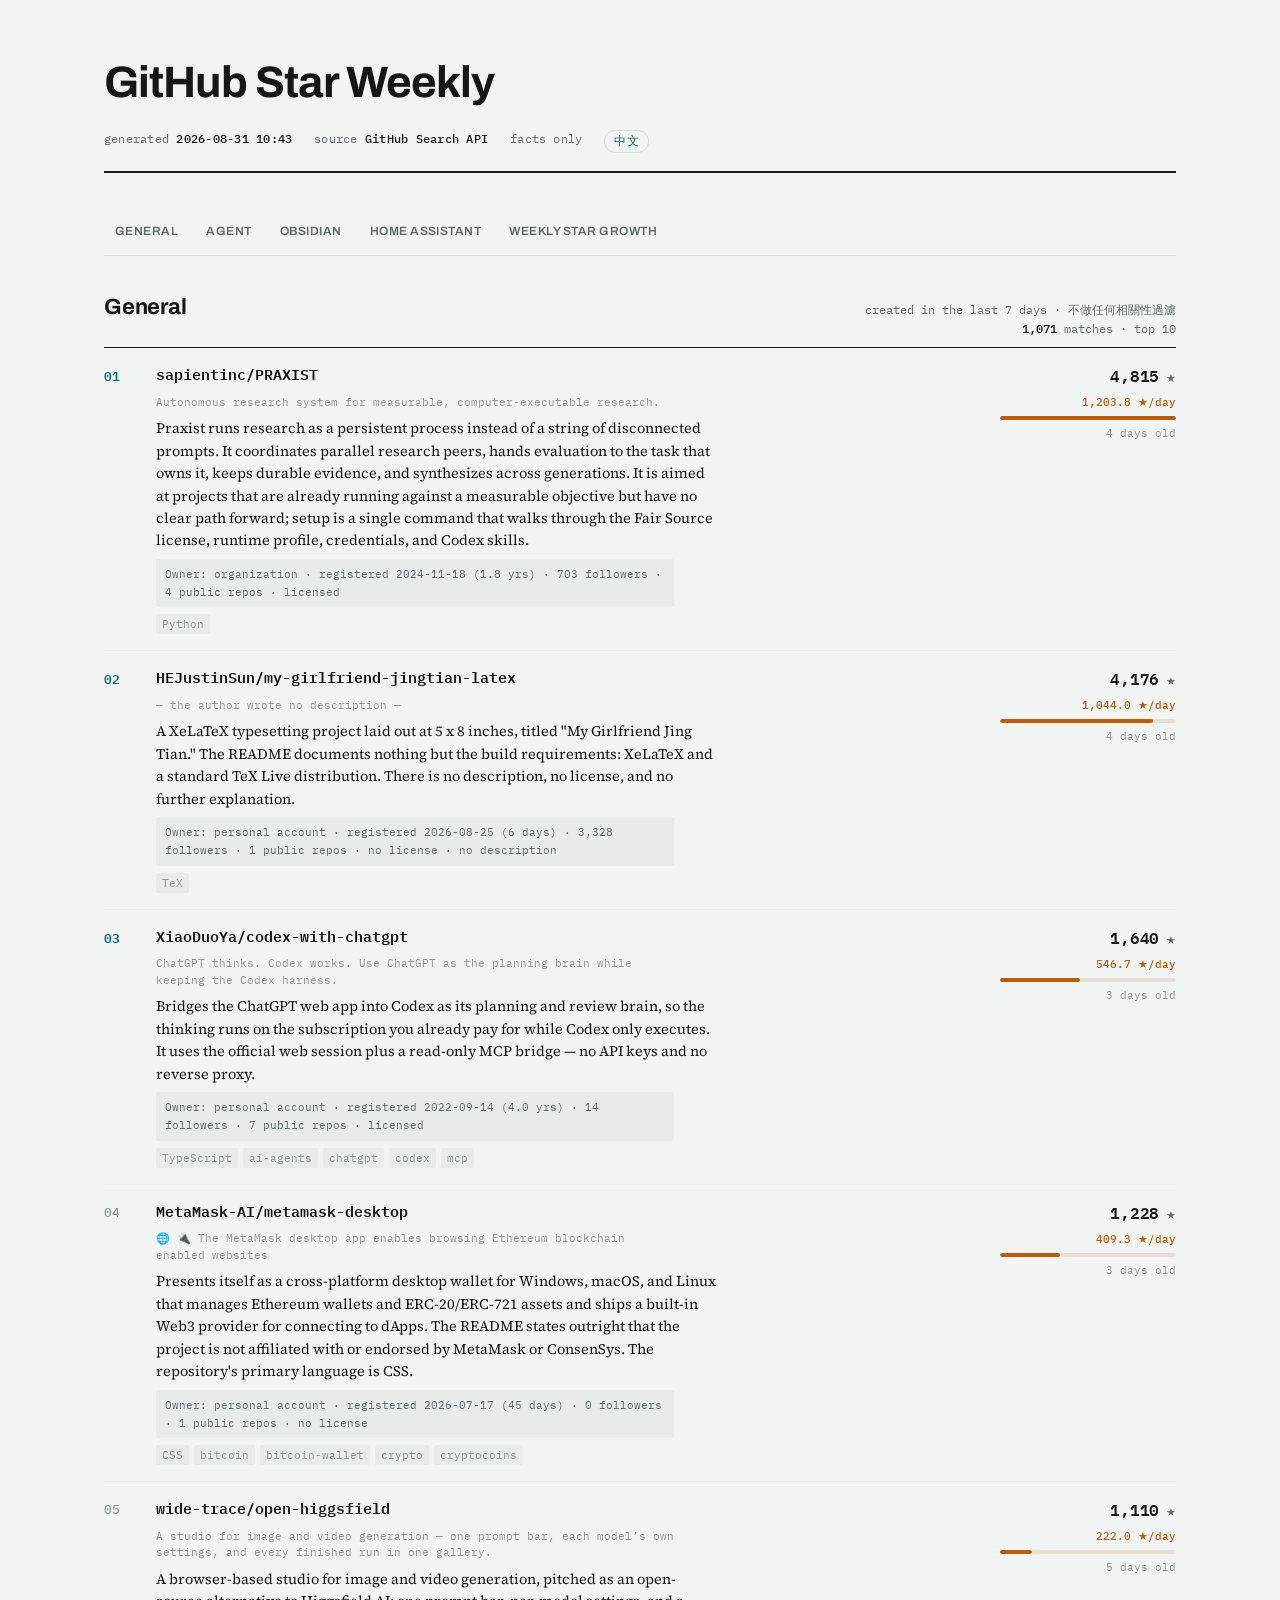
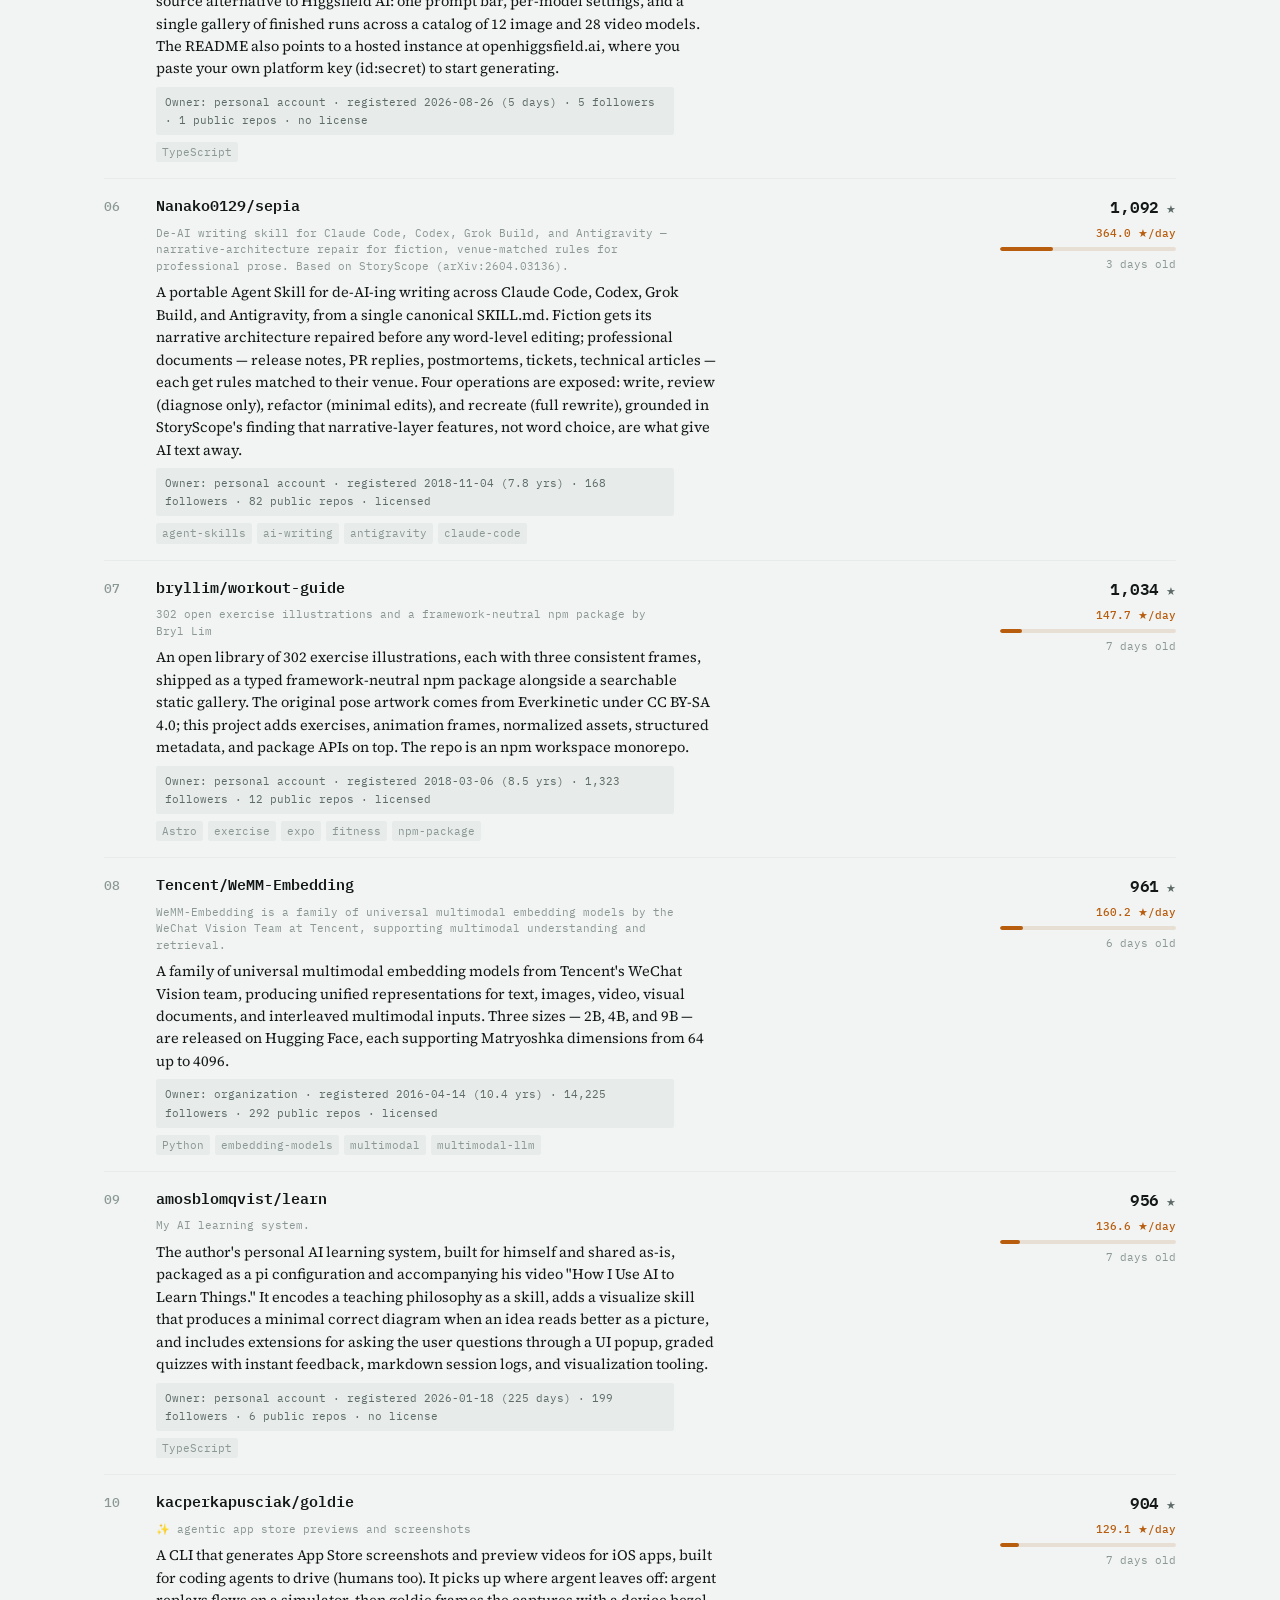
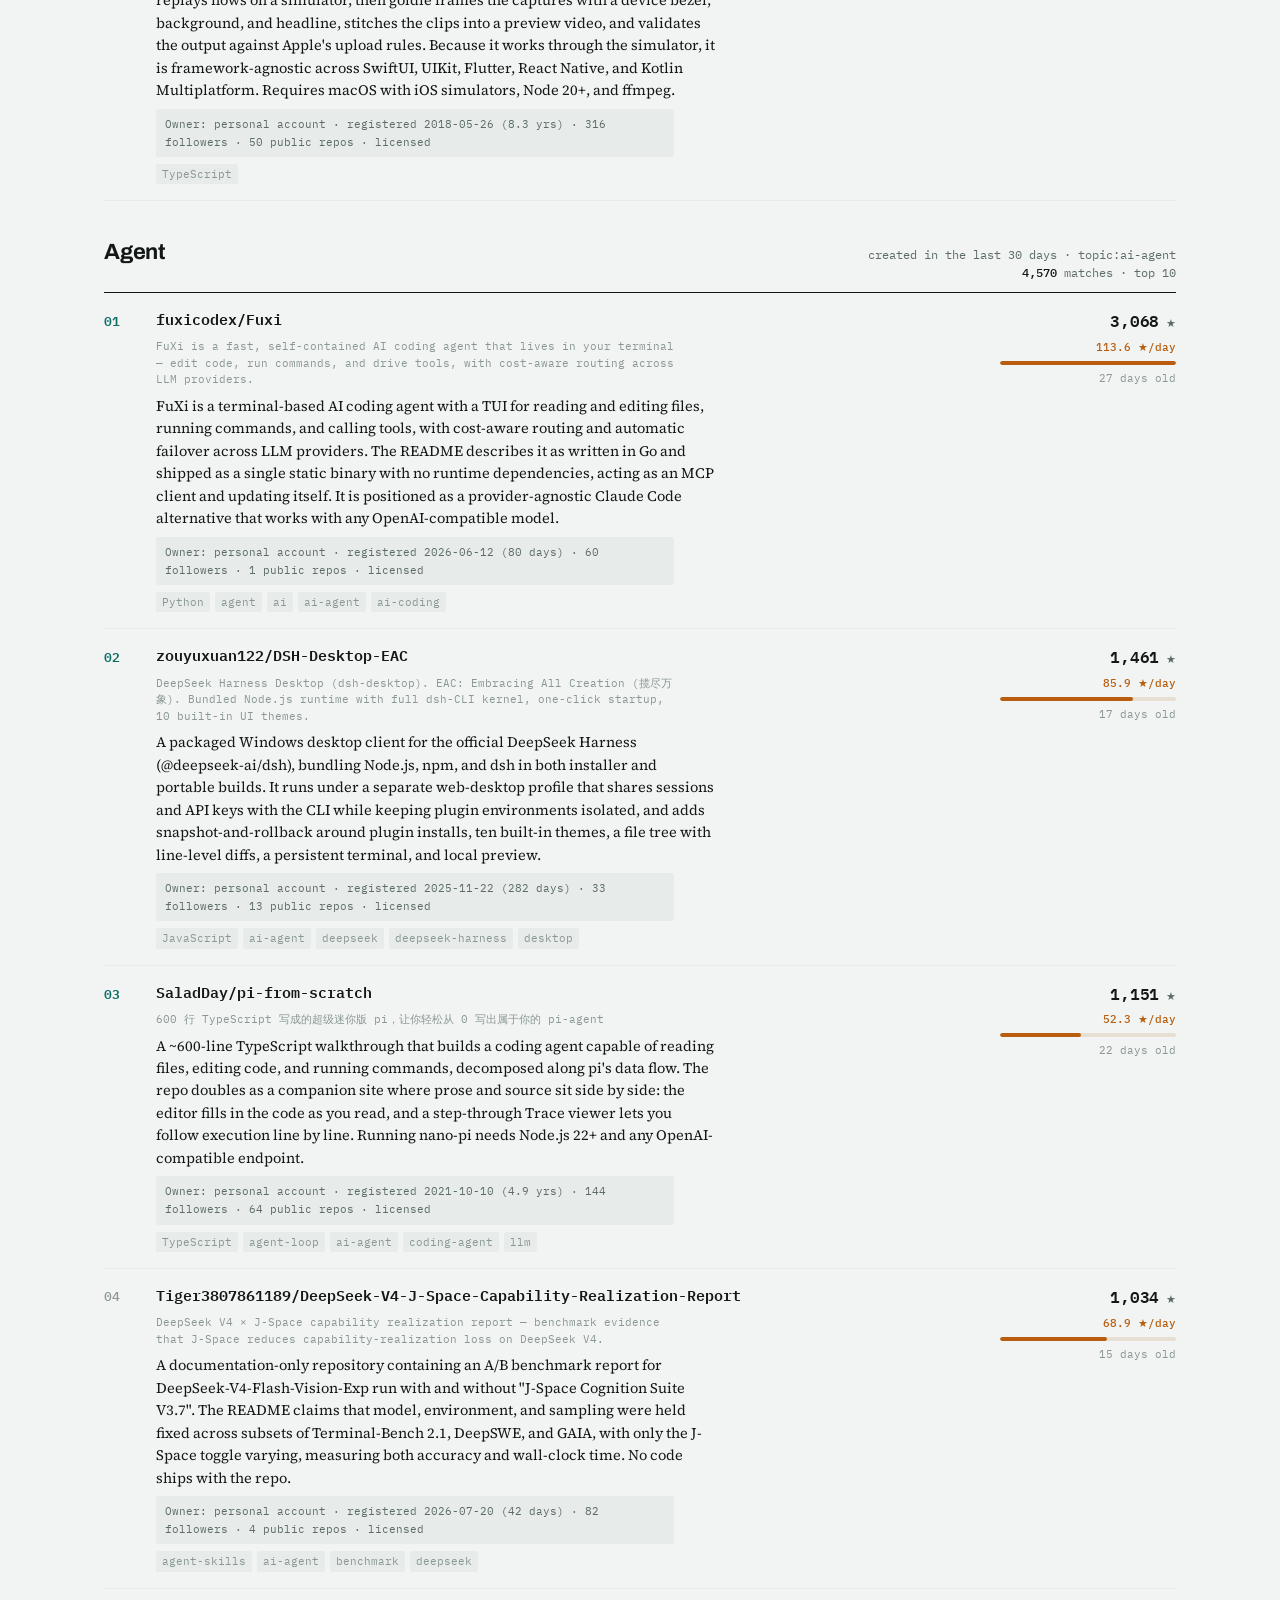
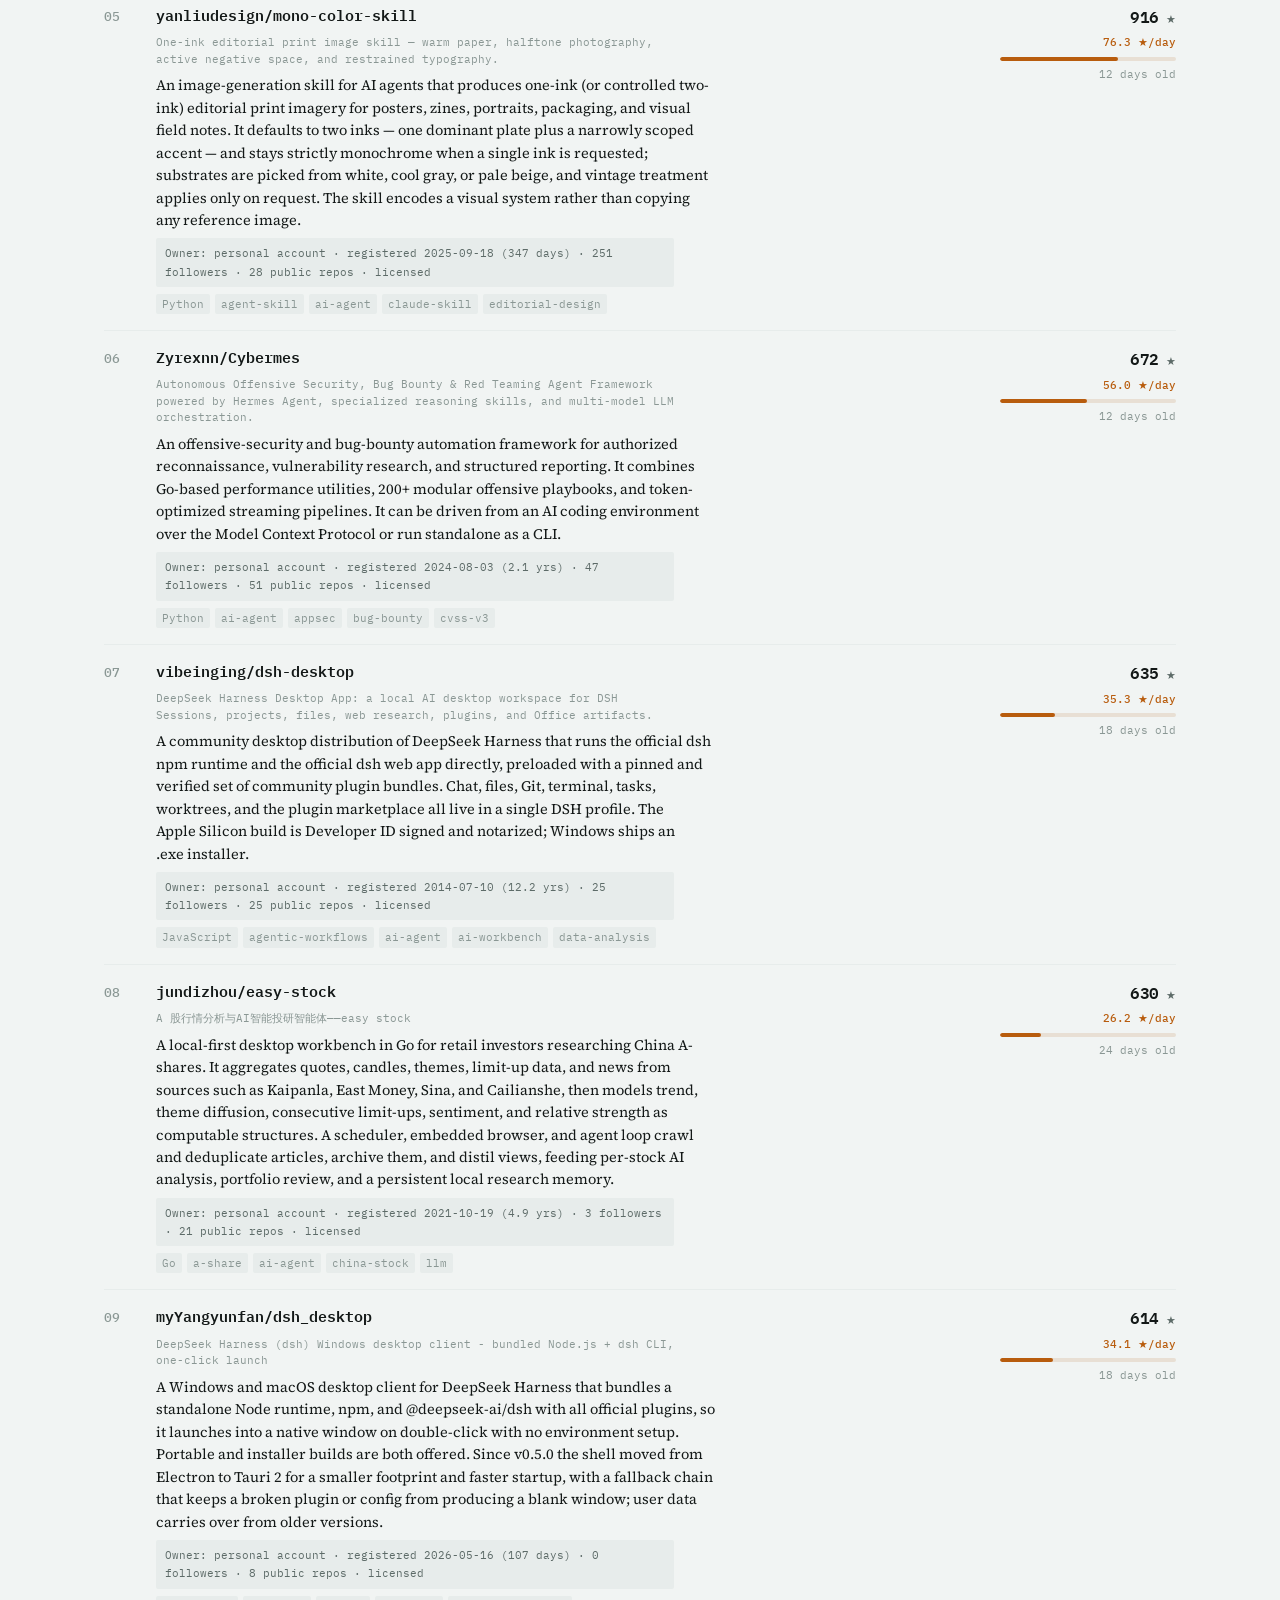
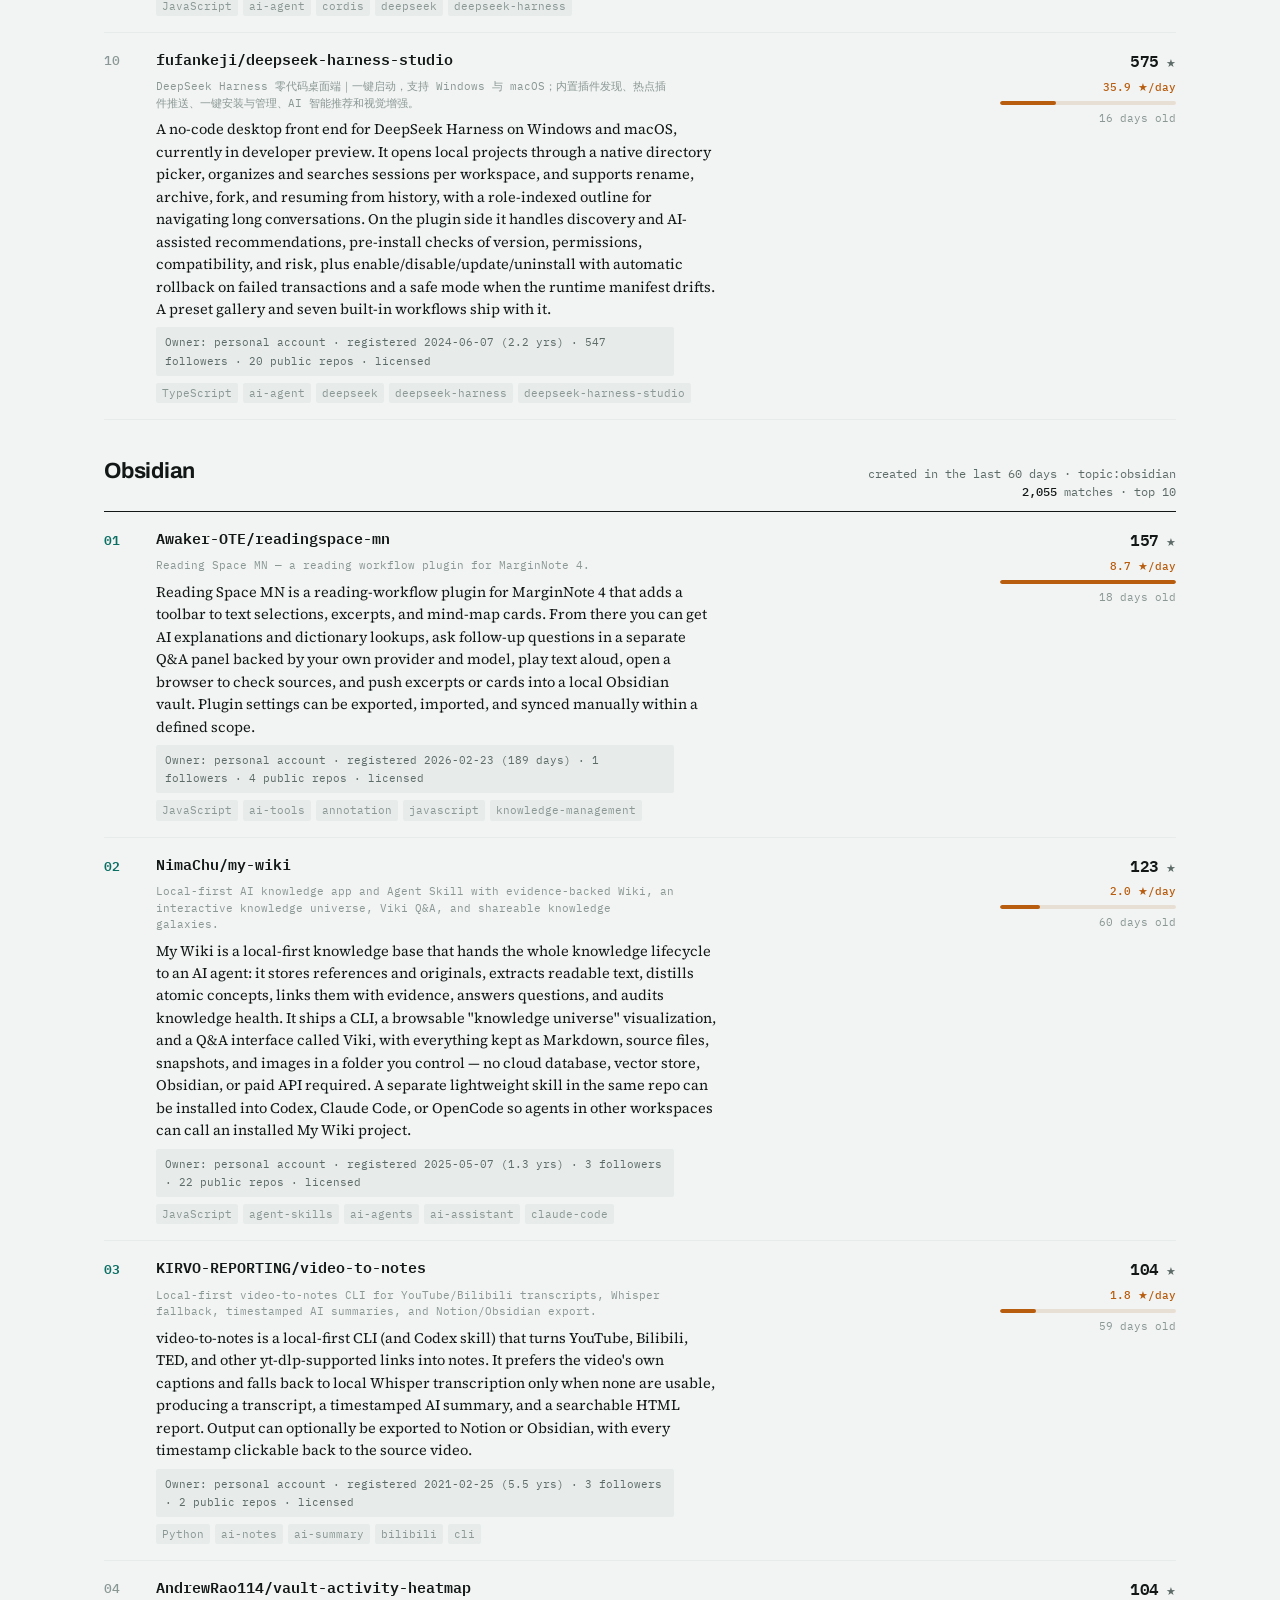
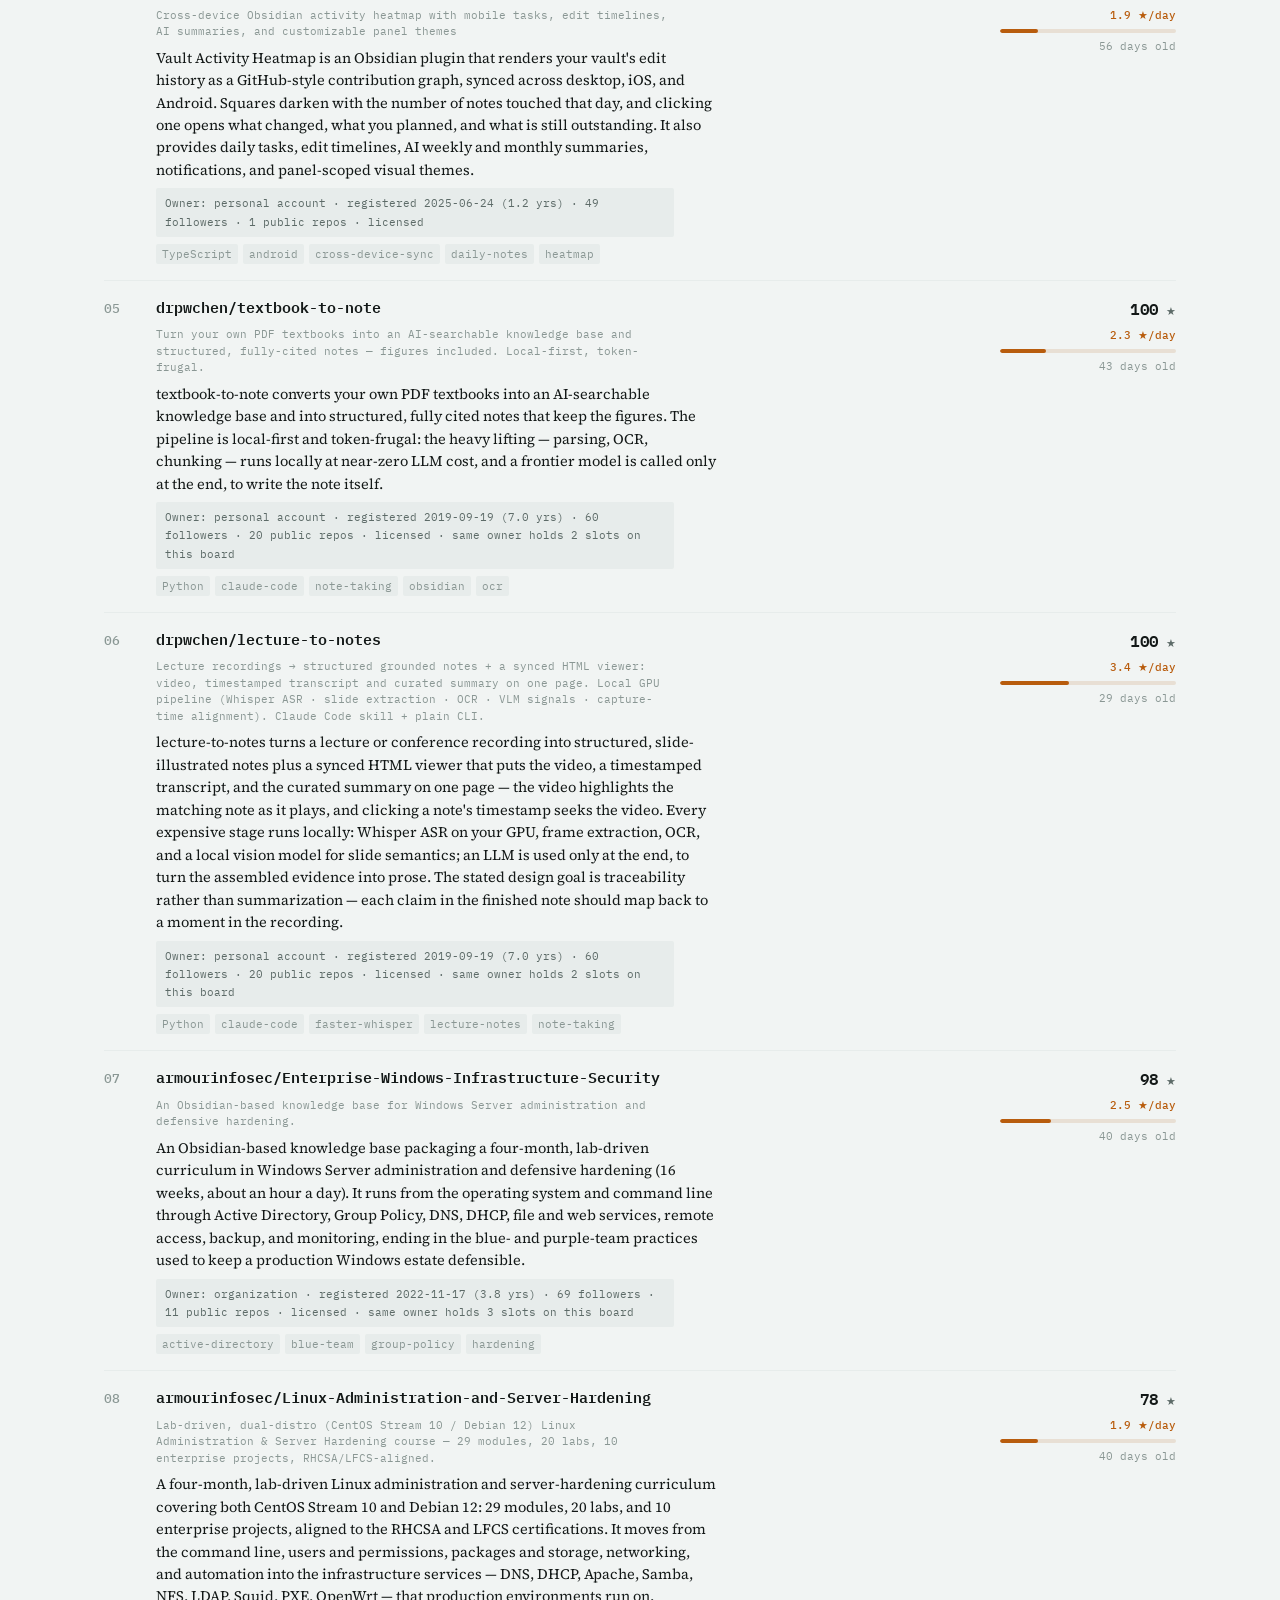
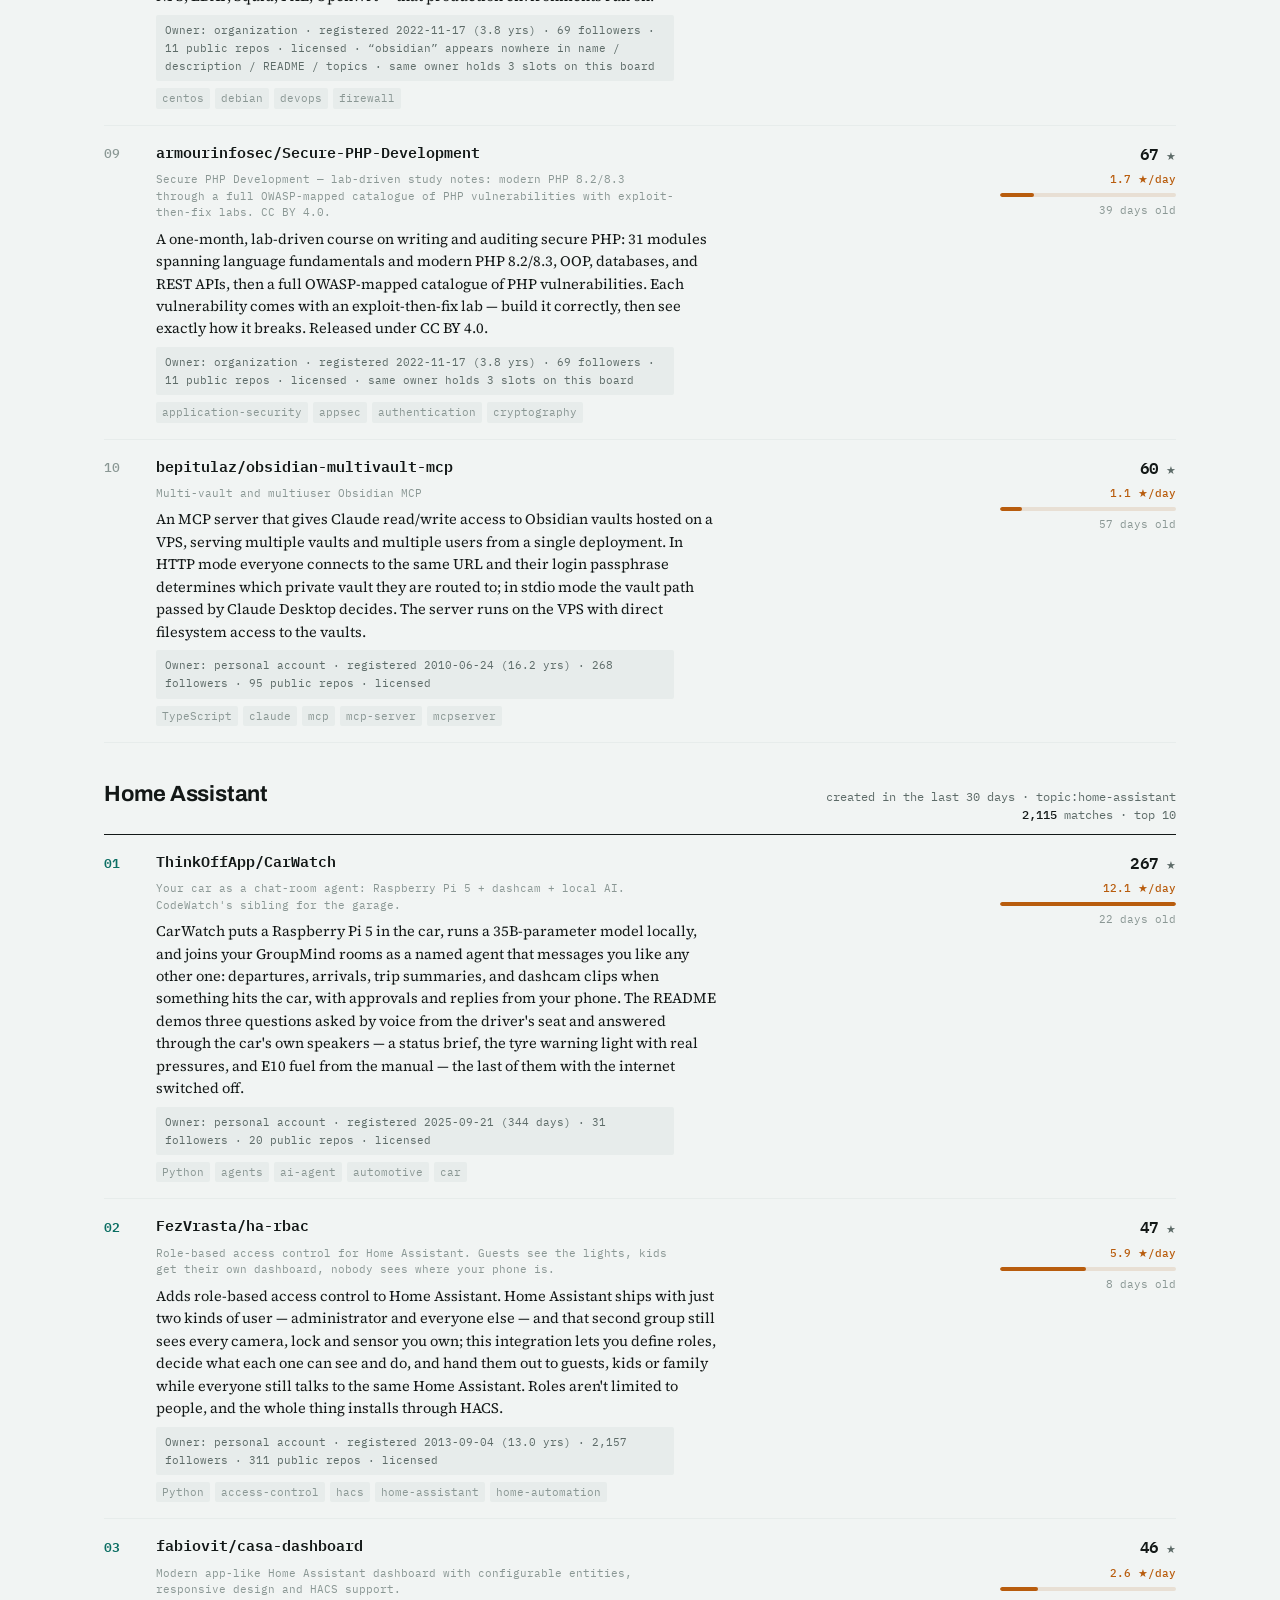
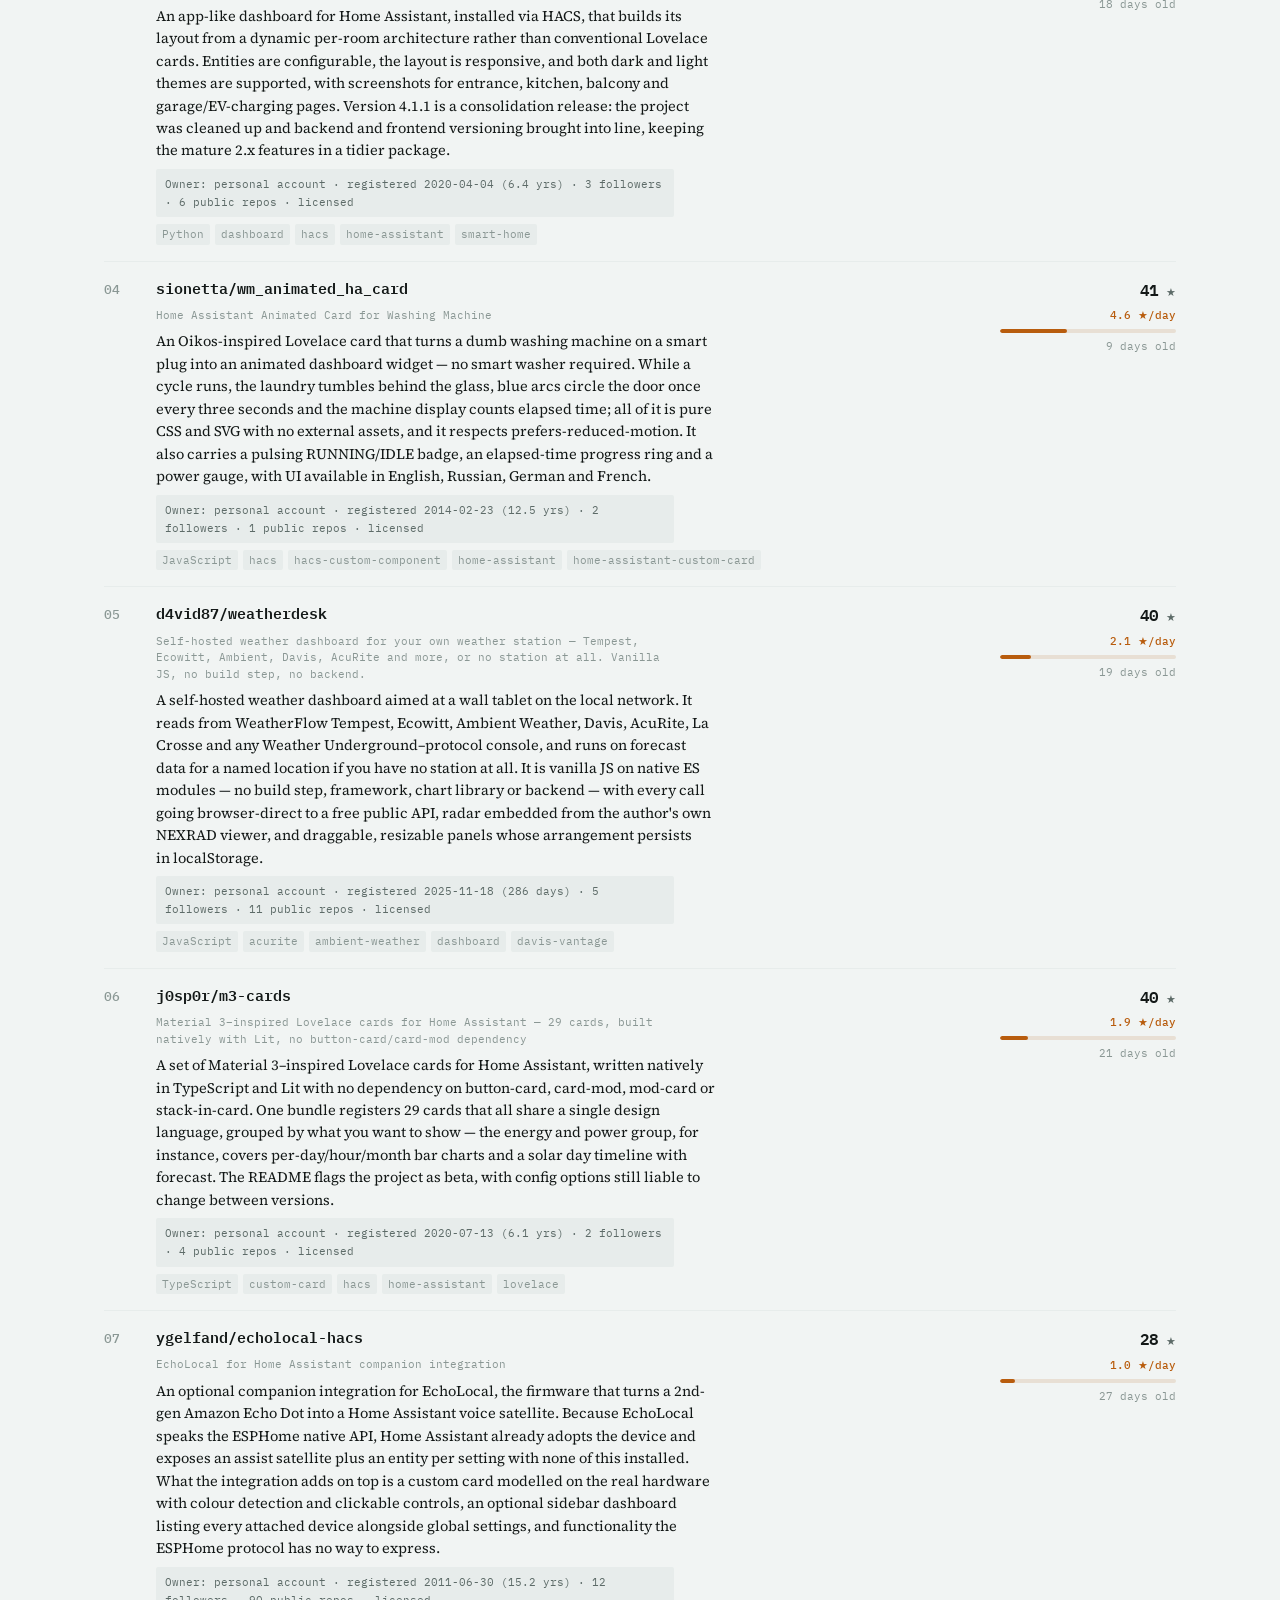
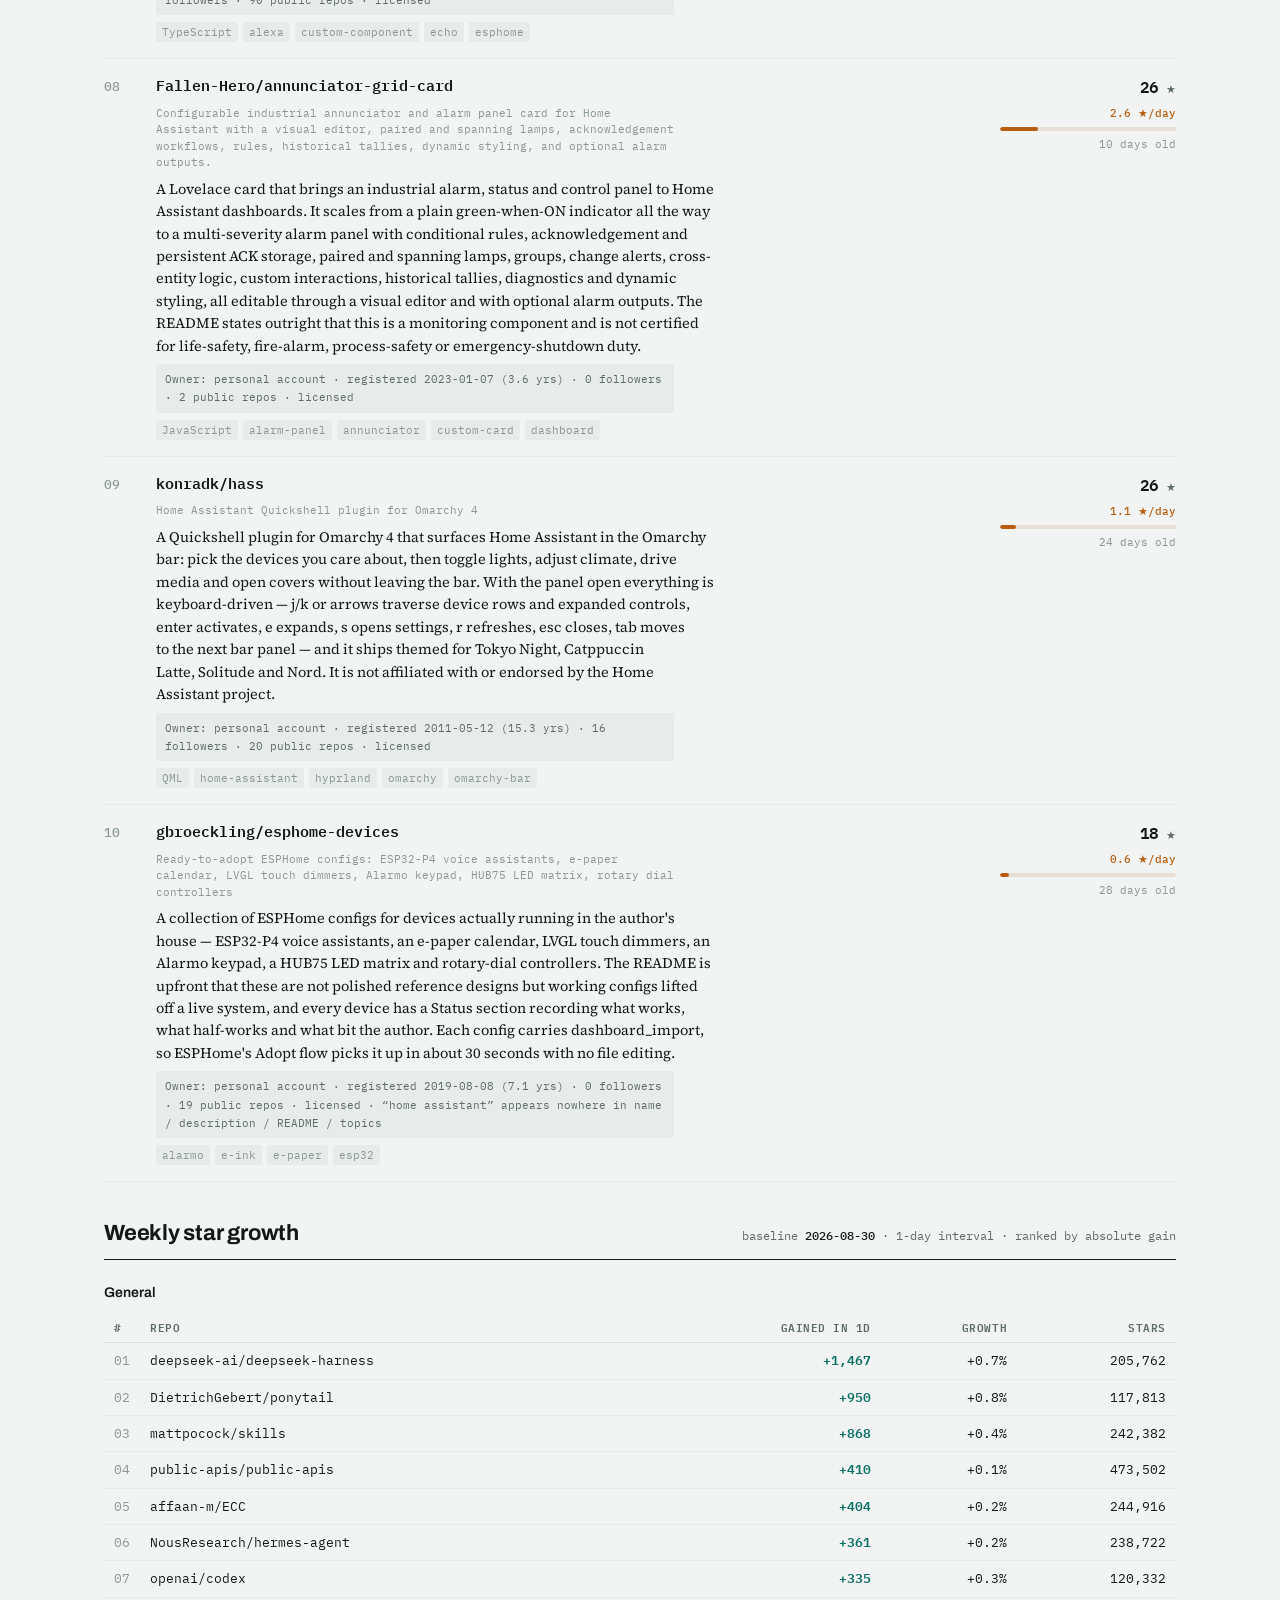
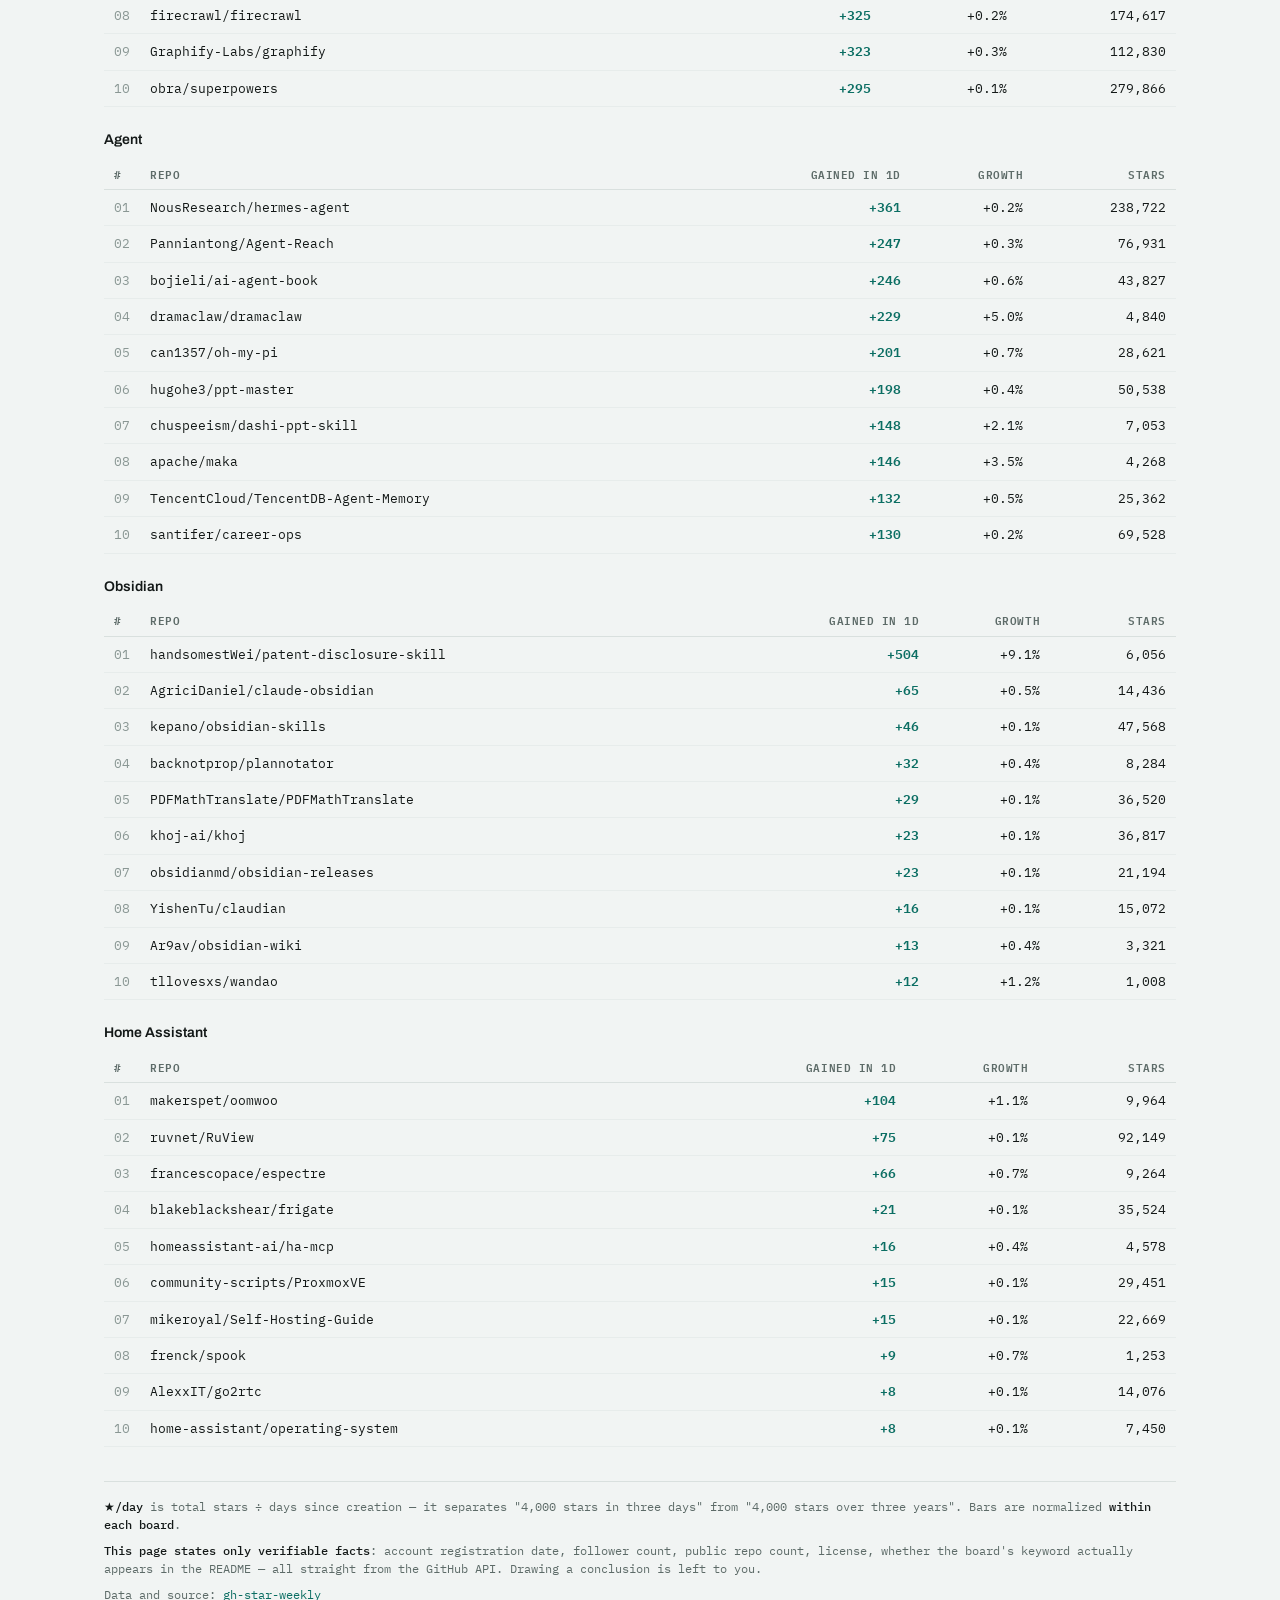
<file: docs/index.html>
<!doctype html>
<html lang="en">
<head>
<meta charset="utf-8">
<meta name="viewport" content="width=device-width,initial-scale=1">
<title>GitHub Star Weekly 2026-08-31</title>
<style>
@import url("https://fonts.googleapis.com/css2?family=Archivo:wght@500;600;700&family=Source+Serif+4:opsz,wght@8..60,400;8..60,600&family=IBM+Plex+Mono:wght@400;500;600&display=swap");
:root{
  --ground:#F1F4F3; --surface:#FFFFFF; --ink:#131817; --muted:#5D6B68; --faint:#8A9794;
  --rule:#D9E0DE; --rule-soft:#E7ECEB; --accent:#0B6E63; --accent-soft:#DBEAE7;
  --heat:#B85C0D; --heat-track:#E8DFD4;
  --t-real:#0B6E63;   --t-real-bg:#DBEAE7;
  --t-novelty:#6D3F9E;--t-novelty-bg:#EBE2F5;
  --t-fame:#1F5B9E;   --t-fame-bg:#DEE9F5;
  --t-trend:#9A6207;  --t-trend-bg:#F3E8D3;
  --t-flood:#8A4B22;  --t-flood-bg:#F1E2D8;
  --t-mistag:#5D6B68; --t-mistag-bg:#E4E9E8;
  --t-scam:#A5251C;   --t-scam-bg:#F6DEDC;
  --chip:#E7ECEB;
}
@media (prefers-color-scheme:dark){:root:not([data-theme="light"]){
  --ground:#0E1312; --surface:#161C1B; --ink:#E6EDEB; --muted:#8FA09C; --faint:#6E7D79;
  --rule:#242D2B; --rule-soft:#1C2322; --accent:#4FD1BE; --accent-soft:#12302C;
  --heat:#DE9349; --heat-track:#2B2320;
  --t-real:#4FD1BE;   --t-real-bg:#12302C;
  --t-novelty:#B48BE8;--t-novelty-bg:#251C33;
  --t-fame:#6FA8E0;   --t-fame-bg:#152431;
  --t-trend:#DDA43C;  --t-trend-bg:#2C2415;
  --t-flood:#D08A5B;  --t-flood-bg:#2E2018;
  --t-mistag:#8FA09C; --t-mistag-bg:#1F2725;
  --t-scam:#EE7A70;   --t-scam-bg:#341A18;
  --chip:#1F2725;
}}
:root[data-theme="dark"]{
  --ground:#0E1312; --surface:#161C1B; --ink:#E6EDEB; --muted:#8FA09C; --faint:#6E7D79;
  --rule:#242D2B; --rule-soft:#1C2322; --accent:#4FD1BE; --accent-soft:#12302C;
  --heat:#DE9349; --heat-track:#2B2320;
  --t-real:#4FD1BE;   --t-real-bg:#12302C;
  --t-novelty:#B48BE8;--t-novelty-bg:#251C33;
  --t-fame:#6FA8E0;   --t-fame-bg:#152431;
  --t-trend:#DDA43C;  --t-trend-bg:#2C2415;
  --t-flood:#D08A5B;  --t-flood-bg:#2E2018;
  --t-mistag:#8FA09C; --t-mistag-bg:#1F2725;
  --t-scam:#EE7A70;   --t-scam-bg:#341A18;
  --chip:#1F2725;
}
*{box-sizing:border-box}
body{background:var(--ground);color:var(--ink);
  font-family:"Source Serif 4",Georgia,"Noto Serif CJK TC",serif;line-height:1.55;
  -webkit-font-smoothing:antialiased}
.wrap{max-width:1120px;margin:0 auto;padding:40px 24px 80px;
  display:flex;flex-direction:column;gap:34px}
.mast{display:flex;flex-direction:column;gap:14px;
  border-bottom:2px solid var(--ink);padding-bottom:18px}
.mast h1{font-family:Archivo,system-ui,sans-serif;font-weight:700;
  font-size:clamp(30px,5vw,44px);letter-spacing:-.02em;margin:0;text-wrap:balance}
.mast .meta{display:flex;flex-wrap:wrap;gap:8px 22px;
  font-family:"IBM Plex Mono",ui-monospace,monospace;font-size:12px;
  color:var(--muted);letter-spacing:.02em}
.mast .meta b{color:var(--ink);font-weight:500}
.legend{display:flex;flex-wrap:wrap;gap:6px;margin-top:2px}
nav{position:sticky;top:0;z-index:5;background:var(--ground);
  border-bottom:1px solid var(--rule);padding:10px 0;display:flex;flex-wrap:wrap;gap:6px}
nav a{font-family:Archivo,system-ui,sans-serif;font-size:12px;font-weight:600;
  text-decoration:none;color:var(--muted);padding:5px 11px;border-radius:2px;
  letter-spacing:.04em;text-transform:uppercase}
nav a:hover,nav a:focus-visible{color:var(--accent);background:var(--accent-soft)}
nav a:focus-visible{outline:2px solid var(--accent);outline-offset:1px}
section{display:flex;flex-direction:column}
.sechead{display:flex;align-items:baseline;justify-content:space-between;gap:16px;
  flex-wrap:wrap;padding-bottom:9px;border-bottom:1px solid var(--ink)}
.sechead h2{font-family:Archivo,system-ui,sans-serif;font-weight:700;font-size:22px;
  margin:0;letter-spacing:-.01em}
.sechead .q{font-family:"IBM Plex Mono",monospace;font-size:11.5px;color:var(--muted);
  text-align:right;line-height:1.6}
.sechead .q b{color:var(--ink);font-weight:500}
.verdict{font-size:14px;color:var(--ink);background:var(--surface);
  border-left:3px solid var(--accent);padding:11px 15px;margin:14px 0 4px;
  max-width:78ch;text-wrap:pretty}
.rows{display:flex;flex-direction:column}
.row{display:grid;grid-template-columns:34px minmax(0,1fr) 176px;gap:0 18px;
  align-items:start;padding:16px 0;border-bottom:1px solid var(--rule-soft)}
.rank{font-family:"IBM Plex Mono",monospace;font-size:13px;font-weight:500;
  color:var(--faint);padding-top:2px;font-variant-numeric:tabular-nums}
.row:nth-child(-n+3) .rank{color:var(--accent);font-weight:600}
.repo{min-width:0;display:flex;flex-direction:column;gap:7px}
.titleline{display:flex;flex-wrap:wrap;align-items:center;gap:8px}
.titleline a{font-family:"IBM Plex Mono",monospace;font-size:14.5px;font-weight:600;
  color:var(--ink);text-decoration:none;word-break:break-word}
.titleline a:hover{color:var(--accent);text-decoration:underline}
.titleline a:focus-visible{outline:2px solid var(--accent);outline-offset:2px}
.pill{font-family:Archivo,sans-serif;font-size:10.5px;font-weight:600;
  padding:2.5px 8px;border-radius:11px;letter-spacing:.03em;white-space:nowrap}
.pill.real{color:var(--t-real);background:var(--t-real-bg)}
.pill.novelty{color:var(--t-novelty);background:var(--t-novelty-bg)}
.pill.fame{color:var(--t-fame);background:var(--t-fame-bg)}
.pill.trend{color:var(--t-trend);background:var(--t-trend-bg)}
.pill.flood{color:var(--t-flood);background:var(--t-flood-bg)}
.pill.mistag{color:var(--t-mistag);background:var(--t-mistag-bg)}
.pill.scam{color:var(--t-scam);background:var(--t-scam-bg)}
.origdesc{font-family:"IBM Plex Mono",monospace;font-size:11px;color:var(--faint);
  line-height:1.5;max-width:74ch}
.what{font-size:14.5px;color:var(--ink);max-width:70ch;text-wrap:pretty}
.why{font-size:13.5px;color:var(--muted);max-width:70ch;text-wrap:pretty;
  border-left:3px solid var(--rule);padding-left:12px}
.why.real{border-color:var(--t-real)} .why.novelty{border-color:var(--t-novelty)}
.why.fame{border-color:var(--t-fame)} .why.trend{border-color:var(--t-trend)}
.why.flood{border-color:var(--t-flood)} .why.mistag{border-color:var(--t-mistag)}
.why.scam{border-color:var(--t-scam);background:var(--t-scam-bg);
  padding:9px 12px;color:var(--ink)}
.why b{color:var(--ink);font-weight:600}
.what b{font-weight:600}
.chips{display:flex;flex-wrap:wrap;gap:5px}
.chip{font-family:"IBM Plex Mono",monospace;font-size:10.5px;background:var(--chip);
  color:var(--faint);padding:2px 6px;border-radius:2px}
.data{display:flex;flex-direction:column;gap:5px;align-items:flex-end;
  font-family:"IBM Plex Mono",monospace;font-variant-numeric:tabular-nums}
.stars{font-size:16px;font-weight:600;letter-spacing:-.01em}
.stars span{font-size:11px;font-weight:400;color:var(--muted)}
.vel{font-size:11px;color:var(--heat);font-weight:500}
.bar{width:100%;height:4px;background:var(--heat-track);border-radius:2px;overflow:hidden}
.bar i{display:block;height:100%;background:var(--heat);border-radius:2px}
.age{font-size:10.5px;color:var(--faint)}
.pending{margin-top:20px;border:1px dashed var(--rule);border-radius:3px;
  background:var(--surface);padding:18px 20px;display:flex;flex-direction:column;gap:10px}
.pending h3{font-family:Archivo,sans-serif;font-size:12px;font-weight:600;margin:0;
  letter-spacing:.05em;text-transform:uppercase;color:var(--muted)}
.pending p{margin:0;font-size:14px;color:var(--muted);max-width:70ch}
.ghost{display:grid;grid-template-columns:34px minmax(0,1fr) 96px 96px;gap:0 16px;
  font-family:"IBM Plex Mono",monospace;font-size:12px;color:var(--muted);opacity:.55;
  padding:7px 0;border-bottom:1px solid var(--rule-soft);font-variant-numeric:tabular-nums}
.ghost.head{opacity:.9;font-weight:600;color:var(--ink);border-bottom:1px solid var(--rule);
  font-size:10.5px;text-transform:uppercase;letter-spacing:.05em}
.ghost .num{text-align:right}
.ghost .pos{color:var(--t-real)}
.skel{background:currentColor;opacity:.16;height:9px;border-radius:2px;display:block}
footer{border-top:1px solid var(--rule);padding-top:16px;font-family:"IBM Plex Mono",monospace;
  font-size:11.5px;color:var(--muted);display:flex;flex-direction:column;gap:7px;line-height:1.6}
footer b{color:var(--ink);font-weight:500}
@media(max-width:680px){
  nav{flex-wrap:nowrap;overflow-x:auto;-webkit-overflow-scrolling:touch;
      scrollbar-width:none}
  nav::-webkit-scrollbar{display:none}
  nav a{flex:0 0 auto}
  .row{grid-template-columns:26px minmax(0,1fr);gap:0 10px}
  .data{grid-column:2;align-items:flex-start;margin-top:10px}
  .bar{max-width:200px}
  .ghost{grid-template-columns:26px minmax(0,1fr) 70px 70px}
}
@media(prefers-reduced-motion:reduce){*{transition:none!important;animation:none!important}}
/* ---- 事實層（公開版的主角） ---- */
.facts{font-family:"IBM Plex Mono",ui-monospace,monospace;font-size:11px;
  color:var(--muted);line-height:1.65;background:var(--chip);
  padding:6px 9px;border-radius:2px;max-width:74ch}
/* ---- 成長榜表格 ---- */
.gsub{font-family:Archivo,system-ui,sans-serif;font-size:14px;font-weight:600;
  margin:22px 0 8px;color:var(--ink)}
.tablewrap{overflow-x:auto}
table{border-collapse:collapse;width:100%;min-width:520px;
  font-family:"IBM Plex Mono",ui-monospace,monospace;font-size:12.5px;
  font-variant-numeric:tabular-nums}
th{text-align:left;font-size:10.5px;letter-spacing:.05em;text-transform:uppercase;
  color:var(--muted);font-weight:600;padding:7px 10px;
  border-bottom:1px solid var(--rule)}
td{padding:8px 10px;border-bottom:1px solid var(--rule-soft)}
td.r{color:var(--faint);width:34px}
td.n a{color:var(--ink);text-decoration:none}
td.n a:hover{color:var(--accent);text-decoration:underline}
th.num,td.num{text-align:right}
td.up{color:var(--t-real);font-weight:600}
footer a{color:var(--accent)}
.mast .meta a.lang{color:var(--accent);text-decoration:none;font-weight:500;
  border:1px solid var(--rule);padding:1px 9px;border-radius:11px}
.mast .meta a.lang:hover{background:var(--accent-soft)}
.mast .meta a.lang:focus-visible{outline:2px solid var(--accent);outline-offset:2px}

</style>
</head>
<body>
<div class="wrap">
  <header class="mast">
    <h1>GitHub Star Weekly</h1>
    <div class="meta">
      <span>generated <b>2026-08-31 10:43</b></span>
      <span>source <b>GitHub Search API</b></span>
      <span>facts only</span>
      <a class="lang" href="/gh-star-weekly/zh/">中文</a>
    </div>
    
  </header>
  <nav><a href="#misc">General</a><a href="#agent">Agent</a><a href="#obsidian">Obsidian</a><a href="#ha">Home Assistant</a><a href="#growth">Weekly star growth</a></nav>
  <section id="misc">
    <div class="sechead"><h2>General</h2>
      <div class="q">created in the last 7 days · 不做任何相關性過濾<br>
        <b>1,071</b> matches · top 10</div>
    </div>
    <div class="rows">
      <div class="row">
        <div class="rank">01</div>
        <div class="repo">
          <div class="titleline">
            <a href="https://github.com/sapientinc/PRAXIST" target="_blank" rel="noopener">sapientinc/PRAXIST</a>
            
          </div>
          <div class="origdesc">Autonomous research system for measurable, computer-executable research.</div>
          <div class="what">Praxist runs research as a persistent process instead of a string of disconnected prompts. It coordinates parallel research peers, hands evaluation to the task that owns it, keeps durable evidence, and synthesizes across generations. It is aimed at projects that are already running against a measurable objective but have no clear path forward; setup is a single command that walks through the Fair Source license, runtime profile, credentials, and Codex skills.</div>
          
          <div class="facts">Owner: organization · registered 2024-11-18 (1.8 yrs) · 703 followers · 4 public repos · licensed</div>
          <div class="chips"><span class="chip">Python</span></div>
        </div>
        <div class="data">
          <div class="stars">4,815<span> ★</span></div>
          <div class="vel">1,203.8 ★/day</div>
          <div class="bar"><i style="width:100.0%"></i></div>
          <div class="age">4 days old</div>
        </div>
      </div>
      <div class="row">
        <div class="rank">02</div>
        <div class="repo">
          <div class="titleline">
            <a href="https://github.com/HEJustinSun/my-girlfriend-jingtian-latex" target="_blank" rel="noopener">HEJustinSun/my-girlfriend-jingtian-latex</a>
            
          </div>
          <div class="origdesc">— the author wrote no description —</div>
          <div class="what">A XeLaTeX typesetting project laid out at 5 x 8 inches, titled &quot;My Girlfriend Jing Tian.&quot; The README documents nothing but the build requirements: XeLaTeX and a standard TeX Live distribution. There is no description, no license, and no further explanation.</div>
          
          <div class="facts">Owner: personal account · registered 2026-08-25 (6 days) · 3,328 followers · 1 public repos · no license · no description</div>
          <div class="chips"><span class="chip">TeX</span></div>
        </div>
        <div class="data">
          <div class="stars">4,176<span> ★</span></div>
          <div class="vel">1,044.0 ★/day</div>
          <div class="bar"><i style="width:86.7%"></i></div>
          <div class="age">4 days old</div>
        </div>
      </div>
      <div class="row">
        <div class="rank">03</div>
        <div class="repo">
          <div class="titleline">
            <a href="https://github.com/XiaoDuoYa/codex-with-chatgpt" target="_blank" rel="noopener">XiaoDuoYa/codex-with-chatgpt</a>
            
          </div>
          <div class="origdesc">ChatGPT thinks. Codex works. Use ChatGPT as the planning brain while keeping the Codex harness.</div>
          <div class="what">Bridges the ChatGPT web app into Codex as its planning and review brain, so the thinking runs on the subscription you already pay for while Codex only executes. It uses the official web session plus a read-only MCP bridge — no API keys and no reverse proxy.</div>
          
          <div class="facts">Owner: personal account · registered 2022-09-14 (4.0 yrs) · 14 followers · 7 public repos · licensed</div>
          <div class="chips"><span class="chip">TypeScript</span><span class="chip">ai-agents</span><span class="chip">chatgpt</span><span class="chip">codex</span><span class="chip">mcp</span></div>
        </div>
        <div class="data">
          <div class="stars">1,640<span> ★</span></div>
          <div class="vel">546.7 ★/day</div>
          <div class="bar"><i style="width:45.4%"></i></div>
          <div class="age">3 days old</div>
        </div>
      </div>
      <div class="row">
        <div class="rank">04</div>
        <div class="repo">
          <div class="titleline">
            <a href="https://github.com/MetaMask-AI/metamask-desktop" target="_blank" rel="noopener">MetaMask-AI/metamask-desktop</a>
            
          </div>
          <div class="origdesc">🌐 🔌 The MetaMask desktop app enables browsing Ethereum blockchain enabled websites</div>
          <div class="what">Presents itself as a cross-platform desktop wallet for Windows, macOS, and Linux that manages Ethereum wallets and ERC-20/ERC-721 assets and ships a built-in Web3 provider for connecting to dApps. The README states outright that the project is not affiliated with or endorsed by MetaMask or ConsenSys. The repository&#x27;s primary language is CSS.</div>
          
          <div class="facts">Owner: personal account · registered 2026-07-17 (45 days) · 0 followers · 1 public repos · no license</div>
          <div class="chips"><span class="chip">CSS</span><span class="chip">bitcoin</span><span class="chip">bitcoin-wallet</span><span class="chip">crypto</span><span class="chip">cryptocoins</span></div>
        </div>
        <div class="data">
          <div class="stars">1,228<span> ★</span></div>
          <div class="vel">409.3 ★/day</div>
          <div class="bar"><i style="width:34.0%"></i></div>
          <div class="age">3 days old</div>
        </div>
      </div>
      <div class="row">
        <div class="rank">05</div>
        <div class="repo">
          <div class="titleline">
            <a href="https://github.com/wide-trace/open-higgsfield" target="_blank" rel="noopener">wide-trace/open-higgsfield</a>
            
          </div>
          <div class="origdesc">A studio for image and video generation — one prompt bar, each model’s own settings, and every finished run in one gallery.</div>
          <div class="what">A browser-based studio for image and video generation, pitched as an open-source alternative to Higgsfield AI: one prompt bar, per-model settings, and a single gallery of finished runs across a catalog of 12 image and 28 video models. The README also points to a hosted instance at openhiggsfield.ai, where you paste your own platform key (id:secret) to start generating.</div>
          
          <div class="facts">Owner: personal account · registered 2026-08-26 (5 days) · 5 followers · 1 public repos · no license</div>
          <div class="chips"><span class="chip">TypeScript</span></div>
        </div>
        <div class="data">
          <div class="stars">1,110<span> ★</span></div>
          <div class="vel">222.0 ★/day</div>
          <div class="bar"><i style="width:18.4%"></i></div>
          <div class="age">5 days old</div>
        </div>
      </div>
      <div class="row">
        <div class="rank">06</div>
        <div class="repo">
          <div class="titleline">
            <a href="https://github.com/Nanako0129/sepia" target="_blank" rel="noopener">Nanako0129/sepia</a>
            
          </div>
          <div class="origdesc">De-AI writing skill for Claude Code, Codex, Grok Build, and Antigravity — narrative-architecture repair for fiction, venue-matched rules for professional prose. Based on StoryScope (arXiv:2604.03136).</div>
          <div class="what">A portable Agent Skill for de-AI-ing writing across Claude Code, Codex, Grok Build, and Antigravity, from a single canonical SKILL.md. Fiction gets its narrative architecture repaired before any word-level editing; professional documents — release notes, PR replies, postmortems, tickets, technical articles — each get rules matched to their venue. Four operations are exposed: write, review (diagnose only), refactor (minimal edits), and recreate (full rewrite), grounded in StoryScope&#x27;s finding that narrative-layer features, not word choice, are what give AI text away.</div>
          
          <div class="facts">Owner: personal account · registered 2018-11-04 (7.8 yrs) · 168 followers · 82 public repos · licensed</div>
          <div class="chips"><span class="chip">agent-skills</span><span class="chip">ai-writing</span><span class="chip">antigravity</span><span class="chip">claude-code</span></div>
        </div>
        <div class="data">
          <div class="stars">1,092<span> ★</span></div>
          <div class="vel">364.0 ★/day</div>
          <div class="bar"><i style="width:30.2%"></i></div>
          <div class="age">3 days old</div>
        </div>
      </div>
      <div class="row">
        <div class="rank">07</div>
        <div class="repo">
          <div class="titleline">
            <a href="https://github.com/bryllim/workout-guide" target="_blank" rel="noopener">bryllim/workout-guide</a>
            
          </div>
          <div class="origdesc">302 open exercise illustrations and a framework-neutral npm package by Bryl Lim</div>
          <div class="what">An open library of 302 exercise illustrations, each with three consistent frames, shipped as a typed framework-neutral npm package alongside a searchable static gallery. The original pose artwork comes from Everkinetic under CC BY-SA 4.0; this project adds exercises, animation frames, normalized assets, structured metadata, and package APIs on top. The repo is an npm workspace monorepo.</div>
          
          <div class="facts">Owner: personal account · registered 2018-03-06 (8.5 yrs) · 1,323 followers · 12 public repos · licensed</div>
          <div class="chips"><span class="chip">Astro</span><span class="chip">exercise</span><span class="chip">expo</span><span class="chip">fitness</span><span class="chip">npm-package</span></div>
        </div>
        <div class="data">
          <div class="stars">1,034<span> ★</span></div>
          <div class="vel">147.7 ★/day</div>
          <div class="bar"><i style="width:12.3%"></i></div>
          <div class="age">7 days old</div>
        </div>
      </div>
      <div class="row">
        <div class="rank">08</div>
        <div class="repo">
          <div class="titleline">
            <a href="https://github.com/Tencent/WeMM-Embedding" target="_blank" rel="noopener">Tencent/WeMM-Embedding</a>
            
          </div>
          <div class="origdesc">WeMM-Embedding is a family of universal multimodal embedding models by the WeChat Vision Team at Tencent, supporting multimodal understanding and retrieval.</div>
          <div class="what">A family of universal multimodal embedding models from Tencent&#x27;s WeChat Vision team, producing unified representations for text, images, video, visual documents, and interleaved multimodal inputs. Three sizes — 2B, 4B, and 9B — are released on Hugging Face, each supporting Matryoshka dimensions from 64 up to 4096.</div>
          
          <div class="facts">Owner: organization · registered 2016-04-14 (10.4 yrs) · 14,225 followers · 292 public repos · licensed</div>
          <div class="chips"><span class="chip">Python</span><span class="chip">embedding-models</span><span class="chip">multimodal</span><span class="chip">multimodal-llm</span></div>
        </div>
        <div class="data">
          <div class="stars">961<span> ★</span></div>
          <div class="vel">160.2 ★/day</div>
          <div class="bar"><i style="width:13.3%"></i></div>
          <div class="age">6 days old</div>
        </div>
      </div>
      <div class="row">
        <div class="rank">09</div>
        <div class="repo">
          <div class="titleline">
            <a href="https://github.com/amosblomqvist/learn" target="_blank" rel="noopener">amosblomqvist/learn</a>
            
          </div>
          <div class="origdesc">My AI learning system.</div>
          <div class="what">The author&#x27;s personal AI learning system, built for himself and shared as-is, packaged as a pi configuration and accompanying his video &quot;How I Use AI to Learn Things.&quot; It encodes a teaching philosophy as a skill, adds a visualize skill that produces a minimal correct diagram when an idea reads better as a picture, and includes extensions for asking the user questions through a UI popup, graded quizzes with instant feedback, markdown session logs, and visualization tooling.</div>
          
          <div class="facts">Owner: personal account · registered 2026-01-18 (225 days) · 199 followers · 6 public repos · no license</div>
          <div class="chips"><span class="chip">TypeScript</span></div>
        </div>
        <div class="data">
          <div class="stars">956<span> ★</span></div>
          <div class="vel">136.6 ★/day</div>
          <div class="bar"><i style="width:11.3%"></i></div>
          <div class="age">7 days old</div>
        </div>
      </div>
      <div class="row">
        <div class="rank">10</div>
        <div class="repo">
          <div class="titleline">
            <a href="https://github.com/kacperkapusciak/goldie" target="_blank" rel="noopener">kacperkapusciak/goldie</a>
            
          </div>
          <div class="origdesc">✨ agentic app store previews and screenshots</div>
          <div class="what">A CLI that generates App Store screenshots and preview videos for iOS apps, built for coding agents to drive (humans too). It picks up where argent leaves off: argent replays flows on a simulator, then goldie frames the captures with a device bezel, background, and headline, stitches the clips into a preview video, and validates the output against Apple&#x27;s upload rules. Because it works through the simulator, it is framework-agnostic across SwiftUI, UIKit, Flutter, React Native, and Kotlin Multiplatform. Requires macOS with iOS simulators, Node 20+, and ffmpeg.</div>
          
          <div class="facts">Owner: personal account · registered 2018-05-26 (8.3 yrs) · 316 followers · 50 public repos · licensed</div>
          <div class="chips"><span class="chip">TypeScript</span></div>
        </div>
        <div class="data">
          <div class="stars">904<span> ★</span></div>
          <div class="vel">129.1 ★/day</div>
          <div class="bar"><i style="width:10.7%"></i></div>
          <div class="age">7 days old</div>
        </div>
      </div>
    </div>
  </section>
  <section id="agent">
    <div class="sechead"><h2>Agent</h2>
      <div class="q">created in the last 30 days · topic:ai-agent<br>
        <b>4,570</b> matches · top 10</div>
    </div>
    <div class="rows">
      <div class="row">
        <div class="rank">01</div>
        <div class="repo">
          <div class="titleline">
            <a href="https://github.com/fuxicodex/Fuxi" target="_blank" rel="noopener">fuxicodex/Fuxi</a>
            
          </div>
          <div class="origdesc">FuXi is a fast, self-contained AI coding agent that lives in your terminal — edit code, run commands, and drive tools, with cost-aware routing across LLM providers.</div>
          <div class="what">FuXi is a terminal-based AI coding agent with a TUI for reading and editing files, running commands, and calling tools, with cost-aware routing and automatic failover across LLM providers. The README describes it as written in Go and shipped as a single static binary with no runtime dependencies, acting as an MCP client and updating itself. It is positioned as a provider-agnostic Claude Code alternative that works with any OpenAI-compatible model.</div>
          
          <div class="facts">Owner: personal account · registered 2026-06-12 (80 days) · 60 followers · 1 public repos · licensed</div>
          <div class="chips"><span class="chip">Python</span><span class="chip">agent</span><span class="chip">ai</span><span class="chip">ai-agent</span><span class="chip">ai-coding</span></div>
        </div>
        <div class="data">
          <div class="stars">3,068<span> ★</span></div>
          <div class="vel">113.6 ★/day</div>
          <div class="bar"><i style="width:100.0%"></i></div>
          <div class="age">27 days old</div>
        </div>
      </div>
      <div class="row">
        <div class="rank">02</div>
        <div class="repo">
          <div class="titleline">
            <a href="https://github.com/zouyuxuan122/DSH-Desktop-EAC" target="_blank" rel="noopener">zouyuxuan122/DSH-Desktop-EAC</a>
            
          </div>
          <div class="origdesc">DeepSeek Harness Desktop (dsh-desktop). EAC: Embracing All Creation (揽尽万象). Bundled Node.js runtime with full dsh-CLI kernel, one-click startup, 10 built-in UI themes.</div>
          <div class="what">A packaged Windows desktop client for the official DeepSeek Harness (@deepseek-ai/dsh), bundling Node.js, npm, and dsh in both installer and portable builds. It runs under a separate web-desktop profile that shares sessions and API keys with the CLI while keeping plugin environments isolated, and adds snapshot-and-rollback around plugin installs, ten built-in themes, a file tree with line-level diffs, a persistent terminal, and local preview.</div>
          
          <div class="facts">Owner: personal account · registered 2025-11-22 (282 days) · 33 followers · 13 public repos · licensed</div>
          <div class="chips"><span class="chip">JavaScript</span><span class="chip">ai-agent</span><span class="chip">deepseek</span><span class="chip">deepseek-harness</span><span class="chip">desktop</span></div>
        </div>
        <div class="data">
          <div class="stars">1,461<span> ★</span></div>
          <div class="vel">85.9 ★/day</div>
          <div class="bar"><i style="width:75.6%"></i></div>
          <div class="age">17 days old</div>
        </div>
      </div>
      <div class="row">
        <div class="rank">03</div>
        <div class="repo">
          <div class="titleline">
            <a href="https://github.com/SaladDay/pi-from-scratch" target="_blank" rel="noopener">SaladDay/pi-from-scratch</a>
            
          </div>
          <div class="origdesc">600 行 TypeScript 写成的超级迷你版 pi，让你轻松从 0 写出属于你的 pi-agent</div>
          <div class="what">A ~600-line TypeScript walkthrough that builds a coding agent capable of reading files, editing code, and running commands, decomposed along pi&#x27;s data flow. The repo doubles as a companion site where prose and source sit side by side: the editor fills in the code as you read, and a step-through Trace viewer lets you follow execution line by line. Running nano-pi needs Node.js 22+ and any OpenAI-compatible endpoint.</div>
          
          <div class="facts">Owner: personal account · registered 2021-10-10 (4.9 yrs) · 144 followers · 64 public repos · licensed</div>
          <div class="chips"><span class="chip">TypeScript</span><span class="chip">agent-loop</span><span class="chip">ai-agent</span><span class="chip">coding-agent</span><span class="chip">llm</span></div>
        </div>
        <div class="data">
          <div class="stars">1,151<span> ★</span></div>
          <div class="vel">52.3 ★/day</div>
          <div class="bar"><i style="width:46.0%"></i></div>
          <div class="age">22 days old</div>
        </div>
      </div>
      <div class="row">
        <div class="rank">04</div>
        <div class="repo">
          <div class="titleline">
            <a href="https://github.com/Tiger3807861189/DeepSeek-V4-J-Space-Capability-Realization-Report" target="_blank" rel="noopener">Tiger3807861189/DeepSeek-V4-J-Space-Capability-Realization-Report</a>
            
          </div>
          <div class="origdesc">DeepSeek V4 × J-Space capability realization report — benchmark evidence that J-Space reduces capability-realization loss on DeepSeek V4.</div>
          <div class="what">A documentation-only repository containing an A/B benchmark report for DeepSeek-V4-Flash-Vision-Exp run with and without &quot;J-Space Cognition Suite V3.7&quot;. The README claims that model, environment, and sampling were held fixed across subsets of Terminal-Bench 2.1, DeepSWE, and GAIA, with only the J-Space toggle varying, measuring both accuracy and wall-clock time. No code ships with the repo.</div>
          
          <div class="facts">Owner: personal account · registered 2026-07-20 (42 days) · 82 followers · 4 public repos · licensed</div>
          <div class="chips"><span class="chip">agent-skills</span><span class="chip">ai-agent</span><span class="chip">benchmark</span><span class="chip">deepseek</span></div>
        </div>
        <div class="data">
          <div class="stars">1,034<span> ★</span></div>
          <div class="vel">68.9 ★/day</div>
          <div class="bar"><i style="width:60.7%"></i></div>
          <div class="age">15 days old</div>
        </div>
      </div>
      <div class="row">
        <div class="rank">05</div>
        <div class="repo">
          <div class="titleline">
            <a href="https://github.com/yanliudesign/mono-color-skill" target="_blank" rel="noopener">yanliudesign/mono-color-skill</a>
            
          </div>
          <div class="origdesc">One-ink editorial print image skill — warm paper, halftone photography, active negative space, and restrained typography.</div>
          <div class="what">An image-generation skill for AI agents that produces one-ink (or controlled two-ink) editorial print imagery for posters, zines, portraits, packaging, and visual field notes. It defaults to two inks — one dominant plate plus a narrowly scoped accent — and stays strictly monochrome when a single ink is requested; substrates are picked from white, cool gray, or pale beige, and vintage treatment applies only on request. The skill encodes a visual system rather than copying any reference image.</div>
          
          <div class="facts">Owner: personal account · registered 2025-09-18 (347 days) · 251 followers · 28 public repos · licensed</div>
          <div class="chips"><span class="chip">Python</span><span class="chip">agent-skill</span><span class="chip">ai-agent</span><span class="chip">claude-skill</span><span class="chip">editorial-design</span></div>
        </div>
        <div class="data">
          <div class="stars">916<span> ★</span></div>
          <div class="vel">76.3 ★/day</div>
          <div class="bar"><i style="width:67.2%"></i></div>
          <div class="age">12 days old</div>
        </div>
      </div>
      <div class="row">
        <div class="rank">06</div>
        <div class="repo">
          <div class="titleline">
            <a href="https://github.com/Zyrexnn/Cybermes" target="_blank" rel="noopener">Zyrexnn/Cybermes</a>
            
          </div>
          <div class="origdesc">Autonomous Offensive Security, Bug Bounty &amp; Red Teaming Agent Framework powered by Hermes Agent, specialized reasoning skills, and multi-model LLM orchestration.</div>
          <div class="what">An offensive-security and bug-bounty automation framework for authorized reconnaissance, vulnerability research, and structured reporting. It combines Go-based performance utilities, 200+ modular offensive playbooks, and token-optimized streaming pipelines. It can be driven from an AI coding environment over the Model Context Protocol or run standalone as a CLI.</div>
          
          <div class="facts">Owner: personal account · registered 2024-08-03 (2.1 yrs) · 47 followers · 51 public repos · licensed</div>
          <div class="chips"><span class="chip">Python</span><span class="chip">ai-agent</span><span class="chip">appsec</span><span class="chip">bug-bounty</span><span class="chip">cvss-v3</span></div>
        </div>
        <div class="data">
          <div class="stars">672<span> ★</span></div>
          <div class="vel">56.0 ★/day</div>
          <div class="bar"><i style="width:49.3%"></i></div>
          <div class="age">12 days old</div>
        </div>
      </div>
      <div class="row">
        <div class="rank">07</div>
        <div class="repo">
          <div class="titleline">
            <a href="https://github.com/vibeinging/dsh-desktop" target="_blank" rel="noopener">vibeinging/dsh-desktop</a>
            
          </div>
          <div class="origdesc">DeepSeek Harness Desktop App: a local AI desktop workspace for DSH Sessions, projects, files, web research, plugins, and Office artifacts.</div>
          <div class="what">A community desktop distribution of DeepSeek Harness that runs the official dsh npm runtime and the official dsh web app directly, preloaded with a pinned and verified set of community plugin bundles. Chat, files, Git, terminal, tasks, worktrees, and the plugin marketplace all live in a single DSH profile. The Apple Silicon build is Developer ID signed and notarized; Windows ships an .exe installer.</div>
          
          <div class="facts">Owner: personal account · registered 2014-07-10 (12.2 yrs) · 25 followers · 25 public repos · licensed</div>
          <div class="chips"><span class="chip">JavaScript</span><span class="chip">agentic-workflows</span><span class="chip">ai-agent</span><span class="chip">ai-workbench</span><span class="chip">data-analysis</span></div>
        </div>
        <div class="data">
          <div class="stars">635<span> ★</span></div>
          <div class="vel">35.3 ★/day</div>
          <div class="bar"><i style="width:31.1%"></i></div>
          <div class="age">18 days old</div>
        </div>
      </div>
      <div class="row">
        <div class="rank">08</div>
        <div class="repo">
          <div class="titleline">
            <a href="https://github.com/jundizhou/easy-stock" target="_blank" rel="noopener">jundizhou/easy-stock</a>
            
          </div>
          <div class="origdesc">A 股行情分析与AI智能投研智能体——easy stock</div>
          <div class="what">A local-first desktop workbench in Go for retail investors researching China A-shares. It aggregates quotes, candles, themes, limit-up data, and news from sources such as Kaipanla, East Money, Sina, and Cailianshe, then models trend, theme diffusion, consecutive limit-ups, sentiment, and relative strength as computable structures. A scheduler, embedded browser, and agent loop crawl and deduplicate articles, archive them, and distil views, feeding per-stock AI analysis, portfolio review, and a persistent local research memory.</div>
          
          <div class="facts">Owner: personal account · registered 2021-10-19 (4.9 yrs) · 3 followers · 21 public repos · licensed</div>
          <div class="chips"><span class="chip">Go</span><span class="chip">a-share</span><span class="chip">ai-agent</span><span class="chip">china-stock</span><span class="chip">llm</span></div>
        </div>
        <div class="data">
          <div class="stars">630<span> ★</span></div>
          <div class="vel">26.2 ★/day</div>
          <div class="bar"><i style="width:23.1%"></i></div>
          <div class="age">24 days old</div>
        </div>
      </div>
      <div class="row">
        <div class="rank">09</div>
        <div class="repo">
          <div class="titleline">
            <a href="https://github.com/myYangyunfan/dsh_desktop" target="_blank" rel="noopener">myYangyunfan/dsh_desktop</a>
            
          </div>
          <div class="origdesc">DeepSeek Harness (dsh) Windows desktop client - bundled Node.js + dsh CLI, one-click launch</div>
          <div class="what">A Windows and macOS desktop client for DeepSeek Harness that bundles a standalone Node runtime, npm, and @deepseek-ai/dsh with all official plugins, so it launches into a native window on double-click with no environment setup. Portable and installer builds are both offered. Since v0.5.0 the shell moved from Electron to Tauri 2 for a smaller footprint and faster startup, with a fallback chain that keeps a broken plugin or config from producing a blank window; user data carries over from older versions.</div>
          
          <div class="facts">Owner: personal account · registered 2026-05-16 (107 days) · 0 followers · 8 public repos · licensed</div>
          <div class="chips"><span class="chip">JavaScript</span><span class="chip">ai-agent</span><span class="chip">cordis</span><span class="chip">deepseek</span><span class="chip">deepseek-harness</span></div>
        </div>
        <div class="data">
          <div class="stars">614<span> ★</span></div>
          <div class="vel">34.1 ★/day</div>
          <div class="bar"><i style="width:30.0%"></i></div>
          <div class="age">18 days old</div>
        </div>
      </div>
      <div class="row">
        <div class="rank">10</div>
        <div class="repo">
          <div class="titleline">
            <a href="https://github.com/fufankeji/deepseek-harness-studio" target="_blank" rel="noopener">fufankeji/deepseek-harness-studio</a>
            
          </div>
          <div class="origdesc">DeepSeek Harness 零代码桌面端｜一键启动，支持 Windows 与 macOS；内置插件发现、热点插件推送、一键安装与管理、AI 智能推荐和视觉增强。</div>
          <div class="what">A no-code desktop front end for DeepSeek Harness on Windows and macOS, currently in developer preview. It opens local projects through a native directory picker, organizes and searches sessions per workspace, and supports rename, archive, fork, and resuming from history, with a role-indexed outline for navigating long conversations. On the plugin side it handles discovery and AI-assisted recommendations, pre-install checks of version, permissions, compatibility, and risk, plus enable/disable/update/uninstall with automatic rollback on failed transactions and a safe mode when the runtime manifest drifts. A preset gallery and seven built-in workflows ship with it.</div>
          
          <div class="facts">Owner: personal account · registered 2024-06-07 (2.2 yrs) · 547 followers · 20 public repos · licensed</div>
          <div class="chips"><span class="chip">TypeScript</span><span class="chip">ai-agent</span><span class="chip">deepseek</span><span class="chip">deepseek-harness</span><span class="chip">deepseek-harness-studio</span></div>
        </div>
        <div class="data">
          <div class="stars">575<span> ★</span></div>
          <div class="vel">35.9 ★/day</div>
          <div class="bar"><i style="width:31.6%"></i></div>
          <div class="age">16 days old</div>
        </div>
      </div>
    </div>
  </section>
  <section id="obsidian">
    <div class="sechead"><h2>Obsidian</h2>
      <div class="q">created in the last 60 days · topic:obsidian<br>
        <b>2,055</b> matches · top 10</div>
    </div>
    <div class="rows">
      <div class="row">
        <div class="rank">01</div>
        <div class="repo">
          <div class="titleline">
            <a href="https://github.com/Awaker-OTE/readingspace-mn" target="_blank" rel="noopener">Awaker-OTE/readingspace-mn</a>
            
          </div>
          <div class="origdesc">Reading Space MN — a reading workflow plugin for MarginNote 4.</div>
          <div class="what">Reading Space MN is a reading-workflow plugin for MarginNote 4 that adds a toolbar to text selections, excerpts, and mind-map cards. From there you can get AI explanations and dictionary lookups, ask follow-up questions in a separate Q&amp;A panel backed by your own provider and model, play text aloud, open a browser to check sources, and push excerpts or cards into a local Obsidian vault. Plugin settings can be exported, imported, and synced manually within a defined scope.</div>
          
          <div class="facts">Owner: personal account · registered 2026-02-23 (189 days) · 1 followers · 4 public repos · licensed</div>
          <div class="chips"><span class="chip">JavaScript</span><span class="chip">ai-tools</span><span class="chip">annotation</span><span class="chip">javascript</span><span class="chip">knowledge-management</span></div>
        </div>
        <div class="data">
          <div class="stars">157<span> ★</span></div>
          <div class="vel">8.7 ★/day</div>
          <div class="bar"><i style="width:100.0%"></i></div>
          <div class="age">18 days old</div>
        </div>
      </div>
      <div class="row">
        <div class="rank">02</div>
        <div class="repo">
          <div class="titleline">
            <a href="https://github.com/NimaChu/my-wiki" target="_blank" rel="noopener">NimaChu/my-wiki</a>
            
          </div>
          <div class="origdesc">Local-first AI knowledge app and Agent Skill with evidence-backed Wiki, an interactive knowledge universe, Viki Q&amp;A, and shareable knowledge galaxies.</div>
          <div class="what">My Wiki is a local-first knowledge base that hands the whole knowledge lifecycle to an AI agent: it stores references and originals, extracts readable text, distills atomic concepts, links them with evidence, answers questions, and audits knowledge health. It ships a CLI, a browsable &quot;knowledge universe&quot; visualization, and a Q&amp;A interface called Viki, with everything kept as Markdown, source files, snapshots, and images in a folder you control — no cloud database, vector store, Obsidian, or paid API required. A separate lightweight skill in the same repo can be installed into Codex, Claude Code, or OpenCode so agents in other workspaces can call an installed My Wiki project.</div>
          
          <div class="facts">Owner: personal account · registered 2025-05-07 (1.3 yrs) · 3 followers · 22 public repos · licensed</div>
          <div class="chips"><span class="chip">JavaScript</span><span class="chip">agent-skills</span><span class="chip">ai-agents</span><span class="chip">ai-assistant</span><span class="chip">claude-code</span></div>
        </div>
        <div class="data">
          <div class="stars">123<span> ★</span></div>
          <div class="vel">2.0 ★/day</div>
          <div class="bar"><i style="width:23.0%"></i></div>
          <div class="age">60 days old</div>
        </div>
      </div>
      <div class="row">
        <div class="rank">03</div>
        <div class="repo">
          <div class="titleline">
            <a href="https://github.com/KIRVO-REPORTING/video-to-notes" target="_blank" rel="noopener">KIRVO-REPORTING/video-to-notes</a>
            
          </div>
          <div class="origdesc">Local-first video-to-notes CLI for YouTube/Bilibili transcripts, Whisper fallback, timestamped AI summaries, and Notion/Obsidian export.</div>
          <div class="what">video-to-notes is a local-first CLI (and Codex skill) that turns YouTube, Bilibili, TED, and other yt-dlp-supported links into notes. It prefers the video&#x27;s own captions and falls back to local Whisper transcription only when none are usable, producing a transcript, a timestamped AI summary, and a searchable HTML report. Output can optionally be exported to Notion or Obsidian, with every timestamp clickable back to the source video.</div>
          
          <div class="facts">Owner: personal account · registered 2021-02-25 (5.5 yrs) · 3 followers · 2 public repos · licensed</div>
          <div class="chips"><span class="chip">Python</span><span class="chip">ai-notes</span><span class="chip">ai-summary</span><span class="chip">bilibili</span><span class="chip">cli</span></div>
        </div>
        <div class="data">
          <div class="stars">104<span> ★</span></div>
          <div class="vel">1.8 ★/day</div>
          <div class="bar"><i style="width:20.7%"></i></div>
          <div class="age">59 days old</div>
        </div>
      </div>
      <div class="row">
        <div class="rank">04</div>
        <div class="repo">
          <div class="titleline">
            <a href="https://github.com/AndrewRao114/vault-activity-heatmap" target="_blank" rel="noopener">AndrewRao114/vault-activity-heatmap</a>
            
          </div>
          <div class="origdesc">Cross-device Obsidian activity heatmap with mobile tasks, edit timelines, AI summaries, and customizable panel themes</div>
          <div class="what">Vault Activity Heatmap is an Obsidian plugin that renders your vault&#x27;s edit history as a GitHub-style contribution graph, synced across desktop, iOS, and Android. Squares darken with the number of notes touched that day, and clicking one opens what changed, what you planned, and what is still outstanding. It also provides daily tasks, edit timelines, AI weekly and monthly summaries, notifications, and panel-scoped visual themes.</div>
          
          <div class="facts">Owner: personal account · registered 2025-06-24 (1.2 yrs) · 49 followers · 1 public repos · licensed</div>
          <div class="chips"><span class="chip">TypeScript</span><span class="chip">android</span><span class="chip">cross-device-sync</span><span class="chip">daily-notes</span><span class="chip">heatmap</span></div>
        </div>
        <div class="data">
          <div class="stars">104<span> ★</span></div>
          <div class="vel">1.9 ★/day</div>
          <div class="bar"><i style="width:21.8%"></i></div>
          <div class="age">56 days old</div>
        </div>
      </div>
      <div class="row">
        <div class="rank">05</div>
        <div class="repo">
          <div class="titleline">
            <a href="https://github.com/drpwchen/textbook-to-note" target="_blank" rel="noopener">drpwchen/textbook-to-note</a>
            
          </div>
          <div class="origdesc">Turn your own PDF textbooks into an AI-searchable knowledge base and structured, fully-cited notes — figures included. Local-first, token-frugal.</div>
          <div class="what">textbook-to-note converts your own PDF textbooks into an AI-searchable knowledge base and into structured, fully cited notes that keep the figures. The pipeline is local-first and token-frugal: the heavy lifting — parsing, OCR, chunking — runs locally at near-zero LLM cost, and a frontier model is called only at the end, to write the note itself.</div>
          
          <div class="facts">Owner: personal account · registered 2019-09-19 (7.0 yrs) · 60 followers · 20 public repos · licensed · same owner holds 2 slots on this board</div>
          <div class="chips"><span class="chip">Python</span><span class="chip">claude-code</span><span class="chip">note-taking</span><span class="chip">obsidian</span><span class="chip">ocr</span></div>
        </div>
        <div class="data">
          <div class="stars">100<span> ★</span></div>
          <div class="vel">2.3 ★/day</div>
          <div class="bar"><i style="width:26.4%"></i></div>
          <div class="age">43 days old</div>
        </div>
      </div>
      <div class="row">
        <div class="rank">06</div>
        <div class="repo">
          <div class="titleline">
            <a href="https://github.com/drpwchen/lecture-to-notes" target="_blank" rel="noopener">drpwchen/lecture-to-notes</a>
            
          </div>
          <div class="origdesc">Lecture recordings → structured grounded notes + a synced HTML viewer: video, timestamped transcript and curated summary on one page. Local GPU pipeline (Whisper ASR · slide extraction · OCR · VLM signals · capture-time alignment). Claude Code skill + plain CLI.</div>
          <div class="what">lecture-to-notes turns a lecture or conference recording into structured, slide-illustrated notes plus a synced HTML viewer that puts the video, a timestamped transcript, and the curated summary on one page — the video highlights the matching note as it plays, and clicking a note&#x27;s timestamp seeks the video. Every expensive stage runs locally: Whisper ASR on your GPU, frame extraction, OCR, and a local vision model for slide semantics; an LLM is used only at the end, to turn the assembled evidence into prose. The stated design goal is traceability rather than summarization — each claim in the finished note should map back to a moment in the recording.</div>
          
          <div class="facts">Owner: personal account · registered 2019-09-19 (7.0 yrs) · 60 followers · 20 public repos · licensed · same owner holds 2 slots on this board</div>
          <div class="chips"><span class="chip">Python</span><span class="chip">claude-code</span><span class="chip">faster-whisper</span><span class="chip">lecture-notes</span><span class="chip">note-taking</span></div>
        </div>
        <div class="data">
          <div class="stars">100<span> ★</span></div>
          <div class="vel">3.4 ★/day</div>
          <div class="bar"><i style="width:39.1%"></i></div>
          <div class="age">29 days old</div>
        </div>
      </div>
      <div class="row">
        <div class="rank">07</div>
        <div class="repo">
          <div class="titleline">
            <a href="https://github.com/armourinfosec/Enterprise-Windows-Infrastructure-Security" target="_blank" rel="noopener">armourinfosec/Enterprise-Windows-Infrastructure-Security</a>
            
          </div>
          <div class="origdesc">An Obsidian-based knowledge base for Windows Server administration and defensive hardening.</div>
          <div class="what">An Obsidian-based knowledge base packaging a four-month, lab-driven curriculum in Windows Server administration and defensive hardening (16 weeks, about an hour a day). It runs from the operating system and command line through Active Directory, Group Policy, DNS, DHCP, file and web services, remote access, backup, and monitoring, ending in the blue- and purple-team practices used to keep a production Windows estate defensible.</div>
          
          <div class="facts">Owner: organization · registered 2022-11-17 (3.8 yrs) · 69 followers · 11 public repos · licensed · same owner holds 3 slots on this board</div>
          <div class="chips"><span class="chip">active-directory</span><span class="chip">blue-team</span><span class="chip">group-policy</span><span class="chip">hardening</span></div>
        </div>
        <div class="data">
          <div class="stars">98<span> ★</span></div>
          <div class="vel">2.5 ★/day</div>
          <div class="bar"><i style="width:28.7%"></i></div>
          <div class="age">40 days old</div>
        </div>
      </div>
      <div class="row">
        <div class="rank">08</div>
        <div class="repo">
          <div class="titleline">
            <a href="https://github.com/armourinfosec/Linux-Administration-and-Server-Hardening" target="_blank" rel="noopener">armourinfosec/Linux-Administration-and-Server-Hardening</a>
            
          </div>
          <div class="origdesc">Lab-driven, dual-distro (CentOS Stream 10 / Debian 12) Linux Administration &amp; Server Hardening course — 29 modules, 20 labs, 10 enterprise projects, RHCSA/LFCS-aligned.</div>
          <div class="what">A four-month, lab-driven Linux administration and server-hardening curriculum covering both CentOS Stream 10 and Debian 12: 29 modules, 20 labs, and 10 enterprise projects, aligned to the RHCSA and LFCS certifications. It moves from the command line, users and permissions, packages and storage, networking, and automation into the infrastructure services — DNS, DHCP, Apache, Samba, NFS, LDAP, Squid, PXE, OpenWrt — that production environments run on.</div>
          
          <div class="facts">Owner: organization · registered 2022-11-17 (3.8 yrs) · 69 followers · 11 public repos · licensed · “obsidian” appears nowhere in name / description / README / topics · same owner holds 3 slots on this board</div>
          <div class="chips"><span class="chip">centos</span><span class="chip">debian</span><span class="chip">devops</span><span class="chip">firewall</span></div>
        </div>
        <div class="data">
          <div class="stars">78<span> ★</span></div>
          <div class="vel">1.9 ★/day</div>
          <div class="bar"><i style="width:21.8%"></i></div>
          <div class="age">40 days old</div>
        </div>
      </div>
      <div class="row">
        <div class="rank">09</div>
        <div class="repo">
          <div class="titleline">
            <a href="https://github.com/armourinfosec/Secure-PHP-Development" target="_blank" rel="noopener">armourinfosec/Secure-PHP-Development</a>
            
          </div>
          <div class="origdesc">Secure PHP Development — lab-driven study notes: modern PHP 8.2/8.3 through a full OWASP-mapped catalogue of PHP vulnerabilities with exploit-then-fix labs. CC BY 4.0.</div>
          <div class="what">A one-month, lab-driven course on writing and auditing secure PHP: 31 modules spanning language fundamentals and modern PHP 8.2/8.3, OOP, databases, and REST APIs, then a full OWASP-mapped catalogue of PHP vulnerabilities. Each vulnerability comes with an exploit-then-fix lab — build it correctly, then see exactly how it breaks. Released under CC BY 4.0.</div>
          
          <div class="facts">Owner: organization · registered 2022-11-17 (3.8 yrs) · 69 followers · 11 public repos · licensed · same owner holds 3 slots on this board</div>
          <div class="chips"><span class="chip">application-security</span><span class="chip">appsec</span><span class="chip">authentication</span><span class="chip">cryptography</span></div>
        </div>
        <div class="data">
          <div class="stars">67<span> ★</span></div>
          <div class="vel">1.7 ★/day</div>
          <div class="bar"><i style="width:19.5%"></i></div>
          <div class="age">39 days old</div>
        </div>
      </div>
      <div class="row">
        <div class="rank">10</div>
        <div class="repo">
          <div class="titleline">
            <a href="https://github.com/bepitulaz/obsidian-multivault-mcp" target="_blank" rel="noopener">bepitulaz/obsidian-multivault-mcp</a>
            
          </div>
          <div class="origdesc">Multi-vault and multiuser Obsidian MCP</div>
          <div class="what">An MCP server that gives Claude read/write access to Obsidian vaults hosted on a VPS, serving multiple vaults and multiple users from a single deployment. In HTTP mode everyone connects to the same URL and their login passphrase determines which private vault they are routed to; in stdio mode the vault path passed by Claude Desktop decides. The server runs on the VPS with direct filesystem access to the vaults.</div>
          
          <div class="facts">Owner: personal account · registered 2010-06-24 (16.2 yrs) · 268 followers · 95 public repos · licensed</div>
          <div class="chips"><span class="chip">TypeScript</span><span class="chip">claude</span><span class="chip">mcp</span><span class="chip">mcp-server</span><span class="chip">mcpserver</span></div>
        </div>
        <div class="data">
          <div class="stars">60<span> ★</span></div>
          <div class="vel">1.1 ★/day</div>
          <div class="bar"><i style="width:12.6%"></i></div>
          <div class="age">57 days old</div>
        </div>
      </div>
    </div>
  </section>
  <section id="ha">
    <div class="sechead"><h2>Home Assistant</h2>
      <div class="q">created in the last 30 days · topic:home-assistant<br>
        <b>2,115</b> matches · top 10</div>
    </div>
    <div class="rows">
      <div class="row">
        <div class="rank">01</div>
        <div class="repo">
          <div class="titleline">
            <a href="https://github.com/ThinkOffApp/CarWatch" target="_blank" rel="noopener">ThinkOffApp/CarWatch</a>
            
          </div>
          <div class="origdesc">Your car as a chat-room agent: Raspberry Pi 5 + dashcam + local AI. CodeWatch&#x27;s sibling for the garage.</div>
          <div class="what">CarWatch puts a Raspberry Pi 5 in the car, runs a 35B-parameter model locally, and joins your GroupMind rooms as a named agent that messages you like any other one: departures, arrivals, trip summaries, and dashcam clips when something hits the car, with approvals and replies from your phone. The README demos three questions asked by voice from the driver&#x27;s seat and answered through the car&#x27;s own speakers — a status brief, the tyre warning light with real pressures, and E10 fuel from the manual — the last of them with the internet switched off.</div>
          
          <div class="facts">Owner: personal account · registered 2025-09-21 (344 days) · 31 followers · 20 public repos · licensed</div>
          <div class="chips"><span class="chip">Python</span><span class="chip">agents</span><span class="chip">ai-agent</span><span class="chip">automotive</span><span class="chip">car</span></div>
        </div>
        <div class="data">
          <div class="stars">267<span> ★</span></div>
          <div class="vel">12.1 ★/day</div>
          <div class="bar"><i style="width:100.0%"></i></div>
          <div class="age">22 days old</div>
        </div>
      </div>
      <div class="row">
        <div class="rank">02</div>
        <div class="repo">
          <div class="titleline">
            <a href="https://github.com/FezVrasta/ha-rbac" target="_blank" rel="noopener">FezVrasta/ha-rbac</a>
            
          </div>
          <div class="origdesc">Role-based access control for Home Assistant. Guests see the lights, kids get their own dashboard, nobody sees where your phone is.</div>
          <div class="what">Adds role-based access control to Home Assistant. Home Assistant ships with just two kinds of user — administrator and everyone else — and that second group still sees every camera, lock and sensor you own; this integration lets you define roles, decide what each one can see and do, and hand them out to guests, kids or family while everyone still talks to the same Home Assistant. Roles aren&#x27;t limited to people, and the whole thing installs through HACS.</div>
          
          <div class="facts">Owner: personal account · registered 2013-09-04 (13.0 yrs) · 2,157 followers · 311 public repos · licensed</div>
          <div class="chips"><span class="chip">Python</span><span class="chip">access-control</span><span class="chip">hacs</span><span class="chip">home-assistant</span><span class="chip">home-automation</span></div>
        </div>
        <div class="data">
          <div class="stars">47<span> ★</span></div>
          <div class="vel">5.9 ★/day</div>
          <div class="bar"><i style="width:48.8%"></i></div>
          <div class="age">8 days old</div>
        </div>
      </div>
      <div class="row">
        <div class="rank">03</div>
        <div class="repo">
          <div class="titleline">
            <a href="https://github.com/fabiovit/casa-dashboard" target="_blank" rel="noopener">fabiovit/casa-dashboard</a>
            
          </div>
          <div class="origdesc">Modern app-like Home Assistant dashboard with configurable entities, responsive design and HACS support.</div>
          <div class="what">An app-like dashboard for Home Assistant, installed via HACS, that builds its layout from a dynamic per-room architecture rather than conventional Lovelace cards. Entities are configurable, the layout is responsive, and both dark and light themes are supported, with screenshots for entrance, kitchen, balcony and garage/EV-charging pages. Version 4.1.1 is a consolidation release: the project was cleaned up and backend and frontend versioning brought into line, keeping the mature 2.x features in a tidier package.</div>
          
          <div class="facts">Owner: personal account · registered 2020-04-04 (6.4 yrs) · 3 followers · 6 public repos · licensed</div>
          <div class="chips"><span class="chip">Python</span><span class="chip">dashboard</span><span class="chip">hacs</span><span class="chip">home-assistant</span><span class="chip">smart-home</span></div>
        </div>
        <div class="data">
          <div class="stars">46<span> ★</span></div>
          <div class="vel">2.6 ★/day</div>
          <div class="bar"><i style="width:21.5%"></i></div>
          <div class="age">18 days old</div>
        </div>
      </div>
      <div class="row">
        <div class="rank">04</div>
        <div class="repo">
          <div class="titleline">
            <a href="https://github.com/sionetta/wm_animated_ha_card" target="_blank" rel="noopener">sionetta/wm_animated_ha_card</a>
            
          </div>
          <div class="origdesc">Home Assistant Animated Card for Washing Machine</div>
          <div class="what">An Oikos-inspired Lovelace card that turns a dumb washing machine on a smart plug into an animated dashboard widget — no smart washer required. While a cycle runs, the laundry tumbles behind the glass, blue arcs circle the door once every three seconds and the machine display counts elapsed time; all of it is pure CSS and SVG with no external assets, and it respects prefers-reduced-motion. It also carries a pulsing RUNNING/IDLE badge, an elapsed-time progress ring and a power gauge, with UI available in English, Russian, German and French.</div>
          
          <div class="facts">Owner: personal account · registered 2014-02-23 (12.5 yrs) · 2 followers · 1 public repos · licensed</div>
          <div class="chips"><span class="chip">JavaScript</span><span class="chip">hacs</span><span class="chip">hacs-custom-component</span><span class="chip">home-assistant</span><span class="chip">home-assistant-custom-card</span></div>
        </div>
        <div class="data">
          <div class="stars">41<span> ★</span></div>
          <div class="vel">4.6 ★/day</div>
          <div class="bar"><i style="width:38.0%"></i></div>
          <div class="age">9 days old</div>
        </div>
      </div>
      <div class="row">
        <div class="rank">05</div>
        <div class="repo">
          <div class="titleline">
            <a href="https://github.com/d4vid87/weatherdesk" target="_blank" rel="noopener">d4vid87/weatherdesk</a>
            
          </div>
          <div class="origdesc">Self-hosted weather dashboard for your own weather station — Tempest, Ecowitt, Ambient, Davis, AcuRite and more, or no station at all. Vanilla JS, no build step, no backend.</div>
          <div class="what">A self-hosted weather dashboard aimed at a wall tablet on the local network. It reads from WeatherFlow Tempest, Ecowitt, Ambient Weather, Davis, AcuRite, La Crosse and any Weather Underground–protocol console, and runs on forecast data for a named location if you have no station at all. It is vanilla JS on native ES modules — no build step, framework, chart library or backend — with every call going browser-direct to a free public API, radar embedded from the author&#x27;s own NEXRAD viewer, and draggable, resizable panels whose arrangement persists in localStorage.</div>
          
          <div class="facts">Owner: personal account · registered 2025-11-18 (286 days) · 5 followers · 11 public repos · licensed</div>
          <div class="chips"><span class="chip">JavaScript</span><span class="chip">acurite</span><span class="chip">ambient-weather</span><span class="chip">dashboard</span><span class="chip">davis-vantage</span></div>
        </div>
        <div class="data">
          <div class="stars">40<span> ★</span></div>
          <div class="vel">2.1 ★/day</div>
          <div class="bar"><i style="width:17.4%"></i></div>
          <div class="age">19 days old</div>
        </div>
      </div>
      <div class="row">
        <div class="rank">06</div>
        <div class="repo">
          <div class="titleline">
            <a href="https://github.com/j0sp0r/m3-cards" target="_blank" rel="noopener">j0sp0r/m3-cards</a>
            
          </div>
          <div class="origdesc">Material 3–inspired Lovelace cards for Home Assistant — 29 cards, built natively with Lit, no button-card/card-mod dependency</div>
          <div class="what">A set of Material 3–inspired Lovelace cards for Home Assistant, written natively in TypeScript and Lit with no dependency on button-card, card-mod, mod-card or stack-in-card. One bundle registers 29 cards that all share a single design language, grouped by what you want to show — the energy and power group, for instance, covers per-day/hour/month bar charts and a solar day timeline with forecast. The README flags the project as beta, with config options still liable to change between versions.</div>
          
          <div class="facts">Owner: personal account · registered 2020-07-13 (6.1 yrs) · 2 followers · 4 public repos · licensed</div>
          <div class="chips"><span class="chip">TypeScript</span><span class="chip">custom-card</span><span class="chip">hacs</span><span class="chip">home-assistant</span><span class="chip">lovelace</span></div>
        </div>
        <div class="data">
          <div class="stars">40<span> ★</span></div>
          <div class="vel">1.9 ★/day</div>
          <div class="bar"><i style="width:15.7%"></i></div>
          <div class="age">21 days old</div>
        </div>
      </div>
      <div class="row">
        <div class="rank">07</div>
        <div class="repo">
          <div class="titleline">
            <a href="https://github.com/ygelfand/echolocal-hacs" target="_blank" rel="noopener">ygelfand/echolocal-hacs</a>
            
          </div>
          <div class="origdesc">EchoLocal for Home Assistant companion integration</div>
          <div class="what">An optional companion integration for EchoLocal, the firmware that turns a 2nd-gen Amazon Echo Dot into a Home Assistant voice satellite. Because EchoLocal speaks the ESPHome native API, Home Assistant already adopts the device and exposes an assist satellite plus an entity per setting with none of this installed. What the integration adds on top is a custom card modelled on the real hardware with colour detection and clickable controls, an optional sidebar dashboard listing every attached device alongside global settings, and functionality the ESPHome protocol has no way to express.</div>
          
          <div class="facts">Owner: personal account · registered 2011-06-30 (15.2 yrs) · 12 followers · 90 public repos · licensed</div>
          <div class="chips"><span class="chip">TypeScript</span><span class="chip">alexa</span><span class="chip">custom-component</span><span class="chip">echo</span><span class="chip">esphome</span></div>
        </div>
        <div class="data">
          <div class="stars">28<span> ★</span></div>
          <div class="vel">1.0 ★/day</div>
          <div class="bar"><i style="width:8.3%"></i></div>
          <div class="age">27 days old</div>
        </div>
      </div>
      <div class="row">
        <div class="rank">08</div>
        <div class="repo">
          <div class="titleline">
            <a href="https://github.com/Fallen-Hero/annunciator-grid-card" target="_blank" rel="noopener">Fallen-Hero/annunciator-grid-card</a>
            
          </div>
          <div class="origdesc">Configurable industrial annunciator and alarm panel card for Home Assistant with a visual editor, paired and spanning lamps, acknowledgement workflows, rules, historical tallies, dynamic styling, and optional alarm outputs.</div>
          <div class="what">A Lovelace card that brings an industrial alarm, status and control panel to Home Assistant dashboards. It scales from a plain green-when-ON indicator all the way to a multi-severity alarm panel with conditional rules, acknowledgement and persistent ACK storage, paired and spanning lamps, groups, change alerts, cross-entity logic, custom interactions, historical tallies, diagnostics and dynamic styling, all editable through a visual editor and with optional alarm outputs. The README states outright that this is a monitoring component and is not certified for life-safety, fire-alarm, process-safety or emergency-shutdown duty.</div>
          
          <div class="facts">Owner: personal account · registered 2023-01-07 (3.6 yrs) · 0 followers · 2 public repos · licensed</div>
          <div class="chips"><span class="chip">JavaScript</span><span class="chip">alarm-panel</span><span class="chip">annunciator</span><span class="chip">custom-card</span><span class="chip">dashboard</span></div>
        </div>
        <div class="data">
          <div class="stars">26<span> ★</span></div>
          <div class="vel">2.6 ★/day</div>
          <div class="bar"><i style="width:21.5%"></i></div>
          <div class="age">10 days old</div>
        </div>
      </div>
      <div class="row">
        <div class="rank">09</div>
        <div class="repo">
          <div class="titleline">
            <a href="https://github.com/konradk/hass" target="_blank" rel="noopener">konradk/hass</a>
            
          </div>
          <div class="origdesc">Home Assistant Quickshell plugin for Omarchy 4</div>
          <div class="what">A Quickshell plugin for Omarchy 4 that surfaces Home Assistant in the Omarchy bar: pick the devices you care about, then toggle lights, adjust climate, drive media and open covers without leaving the bar. With the panel open everything is keyboard-driven — j/k or arrows traverse device rows and expanded controls, enter activates, e expands, s opens settings, r refreshes, esc closes, tab moves to the next bar panel — and it ships themed for Tokyo Night, Catppuccin Latte, Solitude and Nord. It is not affiliated with or endorsed by the Home Assistant project.</div>
          
          <div class="facts">Owner: personal account · registered 2011-05-12 (15.3 yrs) · 16 followers · 20 public repos · licensed</div>
          <div class="chips"><span class="chip">QML</span><span class="chip">home-assistant</span><span class="chip">hyprland</span><span class="chip">omarchy</span><span class="chip">omarchy-bar</span></div>
        </div>
        <div class="data">
          <div class="stars">26<span> ★</span></div>
          <div class="vel">1.1 ★/day</div>
          <div class="bar"><i style="width:9.1%"></i></div>
          <div class="age">24 days old</div>
        </div>
      </div>
      <div class="row">
        <div class="rank">10</div>
        <div class="repo">
          <div class="titleline">
            <a href="https://github.com/gbroeckling/esphome-devices" target="_blank" rel="noopener">gbroeckling/esphome-devices</a>
            
          </div>
          <div class="origdesc">Ready-to-adopt ESPHome configs: ESP32-P4 voice assistants, e-paper calendar, LVGL touch dimmers, Alarmo keypad, HUB75 LED matrix, rotary dial controllers</div>
          <div class="what">A collection of ESPHome configs for devices actually running in the author&#x27;s house — ESP32-P4 voice assistants, an e-paper calendar, LVGL touch dimmers, an Alarmo keypad, a HUB75 LED matrix and rotary-dial controllers. The README is upfront that these are not polished reference designs but working configs lifted off a live system, and every device has a Status section recording what works, what half-works and what bit the author. Each config carries dashboard_import, so ESPHome&#x27;s Adopt flow picks it up in about 30 seconds with no file editing.</div>
          
          <div class="facts">Owner: personal account · registered 2019-08-08 (7.1 yrs) · 0 followers · 19 public repos · licensed · “home assistant” appears nowhere in name / description / README / topics</div>
          <div class="chips"><span class="chip">alarmo</span><span class="chip">e-ink</span><span class="chip">e-paper</span><span class="chip">esp32</span></div>
        </div>
        <div class="data">
          <div class="stars">18<span> ★</span></div>
          <div class="vel">0.6 ★/day</div>
          <div class="bar"><i style="width:5.0%"></i></div>
          <div class="age">28 days old</div>
        </div>
      </div>
    </div>
  </section>
  <section id="growth">
    <div class="sechead"><h2>Weekly star growth</h2>
      <div class="q">baseline <b>2026-08-30</b> · 1-day interval · ranked by absolute gain</div></div>
    <h3 class="gsub">General</h3><div class="tablewrap"><table><thead><tr><th>#</th><th>repo</th><th class="num">gained in 1d</th><th class="num">growth</th><th class="num">stars</th></tr></thead><tbody><tr><td class="r">01</td><td class="n"><a href="https://github.com/deepseek-ai/deepseek-harness" target="_blank" rel="noopener">deepseek-ai/deepseek-harness</a></td><td class="num up">+1,467</td><td class="num">+0.7%</td><td class="num">205,762</td></tr><tr><td class="r">02</td><td class="n"><a href="https://github.com/DietrichGebert/ponytail" target="_blank" rel="noopener">DietrichGebert/ponytail</a></td><td class="num up">+950</td><td class="num">+0.8%</td><td class="num">117,813</td></tr><tr><td class="r">03</td><td class="n"><a href="https://github.com/mattpocock/skills" target="_blank" rel="noopener">mattpocock/skills</a></td><td class="num up">+868</td><td class="num">+0.4%</td><td class="num">242,382</td></tr><tr><td class="r">04</td><td class="n"><a href="https://github.com/public-apis/public-apis" target="_blank" rel="noopener">public-apis/public-apis</a></td><td class="num up">+410</td><td class="num">+0.1%</td><td class="num">473,502</td></tr><tr><td class="r">05</td><td class="n"><a href="https://github.com/affaan-m/ECC" target="_blank" rel="noopener">affaan-m/ECC</a></td><td class="num up">+404</td><td class="num">+0.2%</td><td class="num">244,916</td></tr><tr><td class="r">06</td><td class="n"><a href="https://github.com/NousResearch/hermes-agent" target="_blank" rel="noopener">NousResearch/hermes-agent</a></td><td class="num up">+361</td><td class="num">+0.2%</td><td class="num">238,722</td></tr><tr><td class="r">07</td><td class="n"><a href="https://github.com/openai/codex" target="_blank" rel="noopener">openai/codex</a></td><td class="num up">+335</td><td class="num">+0.3%</td><td class="num">120,332</td></tr><tr><td class="r">08</td><td class="n"><a href="https://github.com/firecrawl/firecrawl" target="_blank" rel="noopener">firecrawl/firecrawl</a></td><td class="num up">+325</td><td class="num">+0.2%</td><td class="num">174,617</td></tr><tr><td class="r">09</td><td class="n"><a href="https://github.com/Graphify-Labs/graphify" target="_blank" rel="noopener">Graphify-Labs/graphify</a></td><td class="num up">+323</td><td class="num">+0.3%</td><td class="num">112,830</td></tr><tr><td class="r">10</td><td class="n"><a href="https://github.com/obra/superpowers" target="_blank" rel="noopener">obra/superpowers</a></td><td class="num up">+295</td><td class="num">+0.1%</td><td class="num">279,866</td></tr></tbody></table></div><h3 class="gsub">Agent</h3><div class="tablewrap"><table><thead><tr><th>#</th><th>repo</th><th class="num">gained in 1d</th><th class="num">growth</th><th class="num">stars</th></tr></thead><tbody><tr><td class="r">01</td><td class="n"><a href="https://github.com/NousResearch/hermes-agent" target="_blank" rel="noopener">NousResearch/hermes-agent</a></td><td class="num up">+361</td><td class="num">+0.2%</td><td class="num">238,722</td></tr><tr><td class="r">02</td><td class="n"><a href="https://github.com/Panniantong/Agent-Reach" target="_blank" rel="noopener">Panniantong/Agent-Reach</a></td><td class="num up">+247</td><td class="num">+0.3%</td><td class="num">76,931</td></tr><tr><td class="r">03</td><td class="n"><a href="https://github.com/bojieli/ai-agent-book" target="_blank" rel="noopener">bojieli/ai-agent-book</a></td><td class="num up">+246</td><td class="num">+0.6%</td><td class="num">43,827</td></tr><tr><td class="r">04</td><td class="n"><a href="https://github.com/dramaclaw/dramaclaw" target="_blank" rel="noopener">dramaclaw/dramaclaw</a></td><td class="num up">+229</td><td class="num">+5.0%</td><td class="num">4,840</td></tr><tr><td class="r">05</td><td class="n"><a href="https://github.com/can1357/oh-my-pi" target="_blank" rel="noopener">can1357/oh-my-pi</a></td><td class="num up">+201</td><td class="num">+0.7%</td><td class="num">28,621</td></tr><tr><td class="r">06</td><td class="n"><a href="https://github.com/hugohe3/ppt-master" target="_blank" rel="noopener">hugohe3/ppt-master</a></td><td class="num up">+198</td><td class="num">+0.4%</td><td class="num">50,538</td></tr><tr><td class="r">07</td><td class="n"><a href="https://github.com/chuspeeism/dashi-ppt-skill" target="_blank" rel="noopener">chuspeeism/dashi-ppt-skill</a></td><td class="num up">+148</td><td class="num">+2.1%</td><td class="num">7,053</td></tr><tr><td class="r">08</td><td class="n"><a href="https://github.com/apache/maka" target="_blank" rel="noopener">apache/maka</a></td><td class="num up">+146</td><td class="num">+3.5%</td><td class="num">4,268</td></tr><tr><td class="r">09</td><td class="n"><a href="https://github.com/TencentCloud/TencentDB-Agent-Memory" target="_blank" rel="noopener">TencentCloud/TencentDB-Agent-Memory</a></td><td class="num up">+132</td><td class="num">+0.5%</td><td class="num">25,362</td></tr><tr><td class="r">10</td><td class="n"><a href="https://github.com/santifer/career-ops" target="_blank" rel="noopener">santifer/career-ops</a></td><td class="num up">+130</td><td class="num">+0.2%</td><td class="num">69,528</td></tr></tbody></table></div><h3 class="gsub">Obsidian</h3><div class="tablewrap"><table><thead><tr><th>#</th><th>repo</th><th class="num">gained in 1d</th><th class="num">growth</th><th class="num">stars</th></tr></thead><tbody><tr><td class="r">01</td><td class="n"><a href="https://github.com/handsomestWei/patent-disclosure-skill" target="_blank" rel="noopener">handsomestWei/patent-disclosure-skill</a></td><td class="num up">+504</td><td class="num">+9.1%</td><td class="num">6,056</td></tr><tr><td class="r">02</td><td class="n"><a href="https://github.com/AgriciDaniel/claude-obsidian" target="_blank" rel="noopener">AgriciDaniel/claude-obsidian</a></td><td class="num up">+65</td><td class="num">+0.5%</td><td class="num">14,436</td></tr><tr><td class="r">03</td><td class="n"><a href="https://github.com/kepano/obsidian-skills" target="_blank" rel="noopener">kepano/obsidian-skills</a></td><td class="num up">+46</td><td class="num">+0.1%</td><td class="num">47,568</td></tr><tr><td class="r">04</td><td class="n"><a href="https://github.com/backnotprop/plannotator" target="_blank" rel="noopener">backnotprop/plannotator</a></td><td class="num up">+32</td><td class="num">+0.4%</td><td class="num">8,284</td></tr><tr><td class="r">05</td><td class="n"><a href="https://github.com/PDFMathTranslate/PDFMathTranslate" target="_blank" rel="noopener">PDFMathTranslate/PDFMathTranslate</a></td><td class="num up">+29</td><td class="num">+0.1%</td><td class="num">36,520</td></tr><tr><td class="r">06</td><td class="n"><a href="https://github.com/khoj-ai/khoj" target="_blank" rel="noopener">khoj-ai/khoj</a></td><td class="num up">+23</td><td class="num">+0.1%</td><td class="num">36,817</td></tr><tr><td class="r">07</td><td class="n"><a href="https://github.com/obsidianmd/obsidian-releases" target="_blank" rel="noopener">obsidianmd/obsidian-releases</a></td><td class="num up">+23</td><td class="num">+0.1%</td><td class="num">21,194</td></tr><tr><td class="r">08</td><td class="n"><a href="https://github.com/YishenTu/claudian" target="_blank" rel="noopener">YishenTu/claudian</a></td><td class="num up">+16</td><td class="num">+0.1%</td><td class="num">15,072</td></tr><tr><td class="r">09</td><td class="n"><a href="https://github.com/Ar9av/obsidian-wiki" target="_blank" rel="noopener">Ar9av/obsidian-wiki</a></td><td class="num up">+13</td><td class="num">+0.4%</td><td class="num">3,321</td></tr><tr><td class="r">10</td><td class="n"><a href="https://github.com/tllovesxs/wandao" target="_blank" rel="noopener">tllovesxs/wandao</a></td><td class="num up">+12</td><td class="num">+1.2%</td><td class="num">1,008</td></tr></tbody></table></div><h3 class="gsub">Home Assistant</h3><div class="tablewrap"><table><thead><tr><th>#</th><th>repo</th><th class="num">gained in 1d</th><th class="num">growth</th><th class="num">stars</th></tr></thead><tbody><tr><td class="r">01</td><td class="n"><a href="https://github.com/makerspet/oomwoo" target="_blank" rel="noopener">makerspet/oomwoo</a></td><td class="num up">+104</td><td class="num">+1.1%</td><td class="num">9,964</td></tr><tr><td class="r">02</td><td class="n"><a href="https://github.com/ruvnet/RuView" target="_blank" rel="noopener">ruvnet/RuView</a></td><td class="num up">+75</td><td class="num">+0.1%</td><td class="num">92,149</td></tr><tr><td class="r">03</td><td class="n"><a href="https://github.com/francescopace/espectre" target="_blank" rel="noopener">francescopace/espectre</a></td><td class="num up">+66</td><td class="num">+0.7%</td><td class="num">9,264</td></tr><tr><td class="r">04</td><td class="n"><a href="https://github.com/blakeblackshear/frigate" target="_blank" rel="noopener">blakeblackshear/frigate</a></td><td class="num up">+21</td><td class="num">+0.1%</td><td class="num">35,524</td></tr><tr><td class="r">05</td><td class="n"><a href="https://github.com/homeassistant-ai/ha-mcp" target="_blank" rel="noopener">homeassistant-ai/ha-mcp</a></td><td class="num up">+16</td><td class="num">+0.4%</td><td class="num">4,578</td></tr><tr><td class="r">06</td><td class="n"><a href="https://github.com/community-scripts/ProxmoxVE" target="_blank" rel="noopener">community-scripts/ProxmoxVE</a></td><td class="num up">+15</td><td class="num">+0.1%</td><td class="num">29,451</td></tr><tr><td class="r">07</td><td class="n"><a href="https://github.com/mikeroyal/Self-Hosting-Guide" target="_blank" rel="noopener">mikeroyal/Self-Hosting-Guide</a></td><td class="num up">+15</td><td class="num">+0.1%</td><td class="num">22,669</td></tr><tr><td class="r">08</td><td class="n"><a href="https://github.com/frenck/spook" target="_blank" rel="noopener">frenck/spook</a></td><td class="num up">+9</td><td class="num">+0.7%</td><td class="num">1,253</td></tr><tr><td class="r">09</td><td class="n"><a href="https://github.com/AlexxIT/go2rtc" target="_blank" rel="noopener">AlexxIT/go2rtc</a></td><td class="num up">+8</td><td class="num">+0.1%</td><td class="num">14,076</td></tr><tr><td class="r">10</td><td class="n"><a href="https://github.com/home-assistant/operating-system" target="_blank" rel="noopener">home-assistant/operating-system</a></td><td class="num up">+8</td><td class="num">+0.1%</td><td class="num">7,450</td></tr></tbody></table></div>
  </section>
  <footer>
    <span><b>★/day</b> is total stars ÷ days since creation — it separates "4,000 stars in three days" from "4,000 stars over three years". Bars are normalized <b>within each board</b>.</span>
    <span><b>This page states only verifiable facts</b>: account registration date, follower count, public repo count, license, whether the board's keyword actually appears in the README — all straight from the GitHub API. Drawing a conclusion is left to you.</span>
    <span>Data and source: <a href="https://github.com/LoloraWu/gh-star-weekly">gh-star-weekly</a></span>
  </footer>
</div>
</body>
</html>
</file>
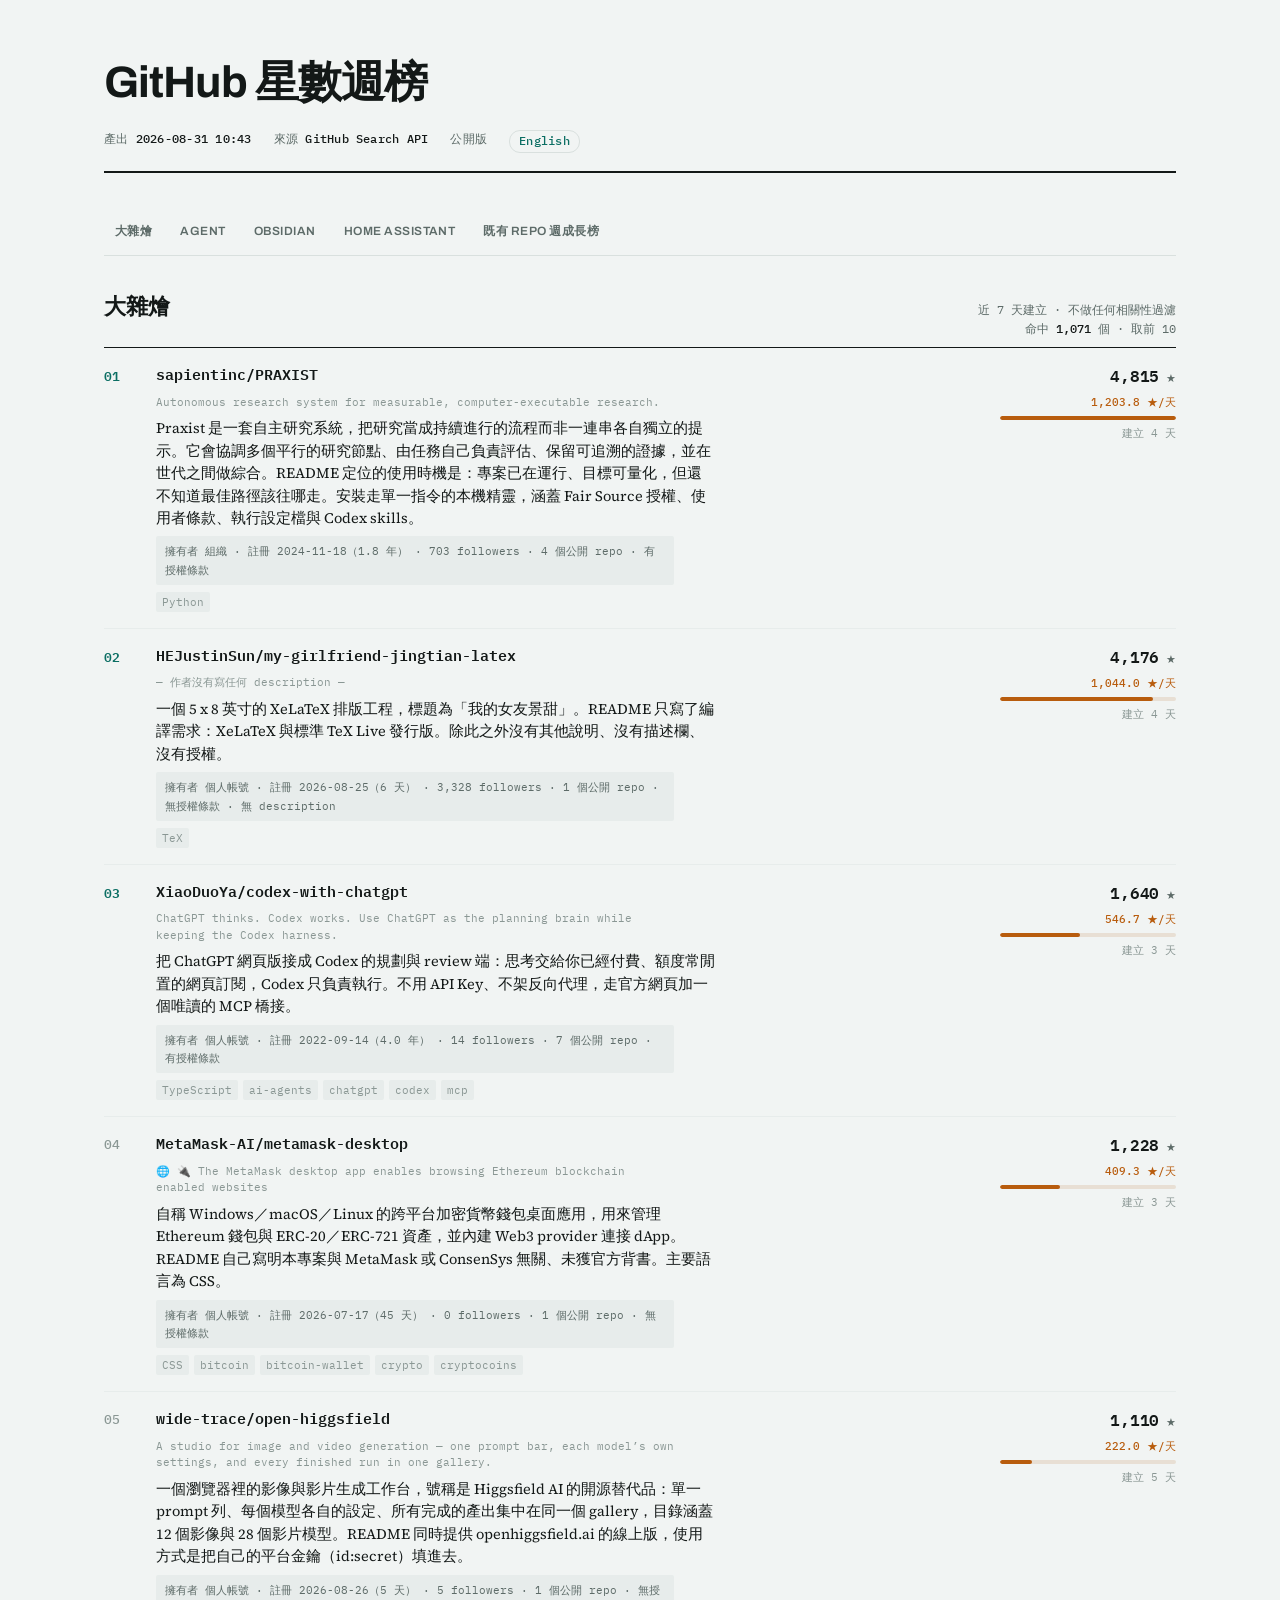
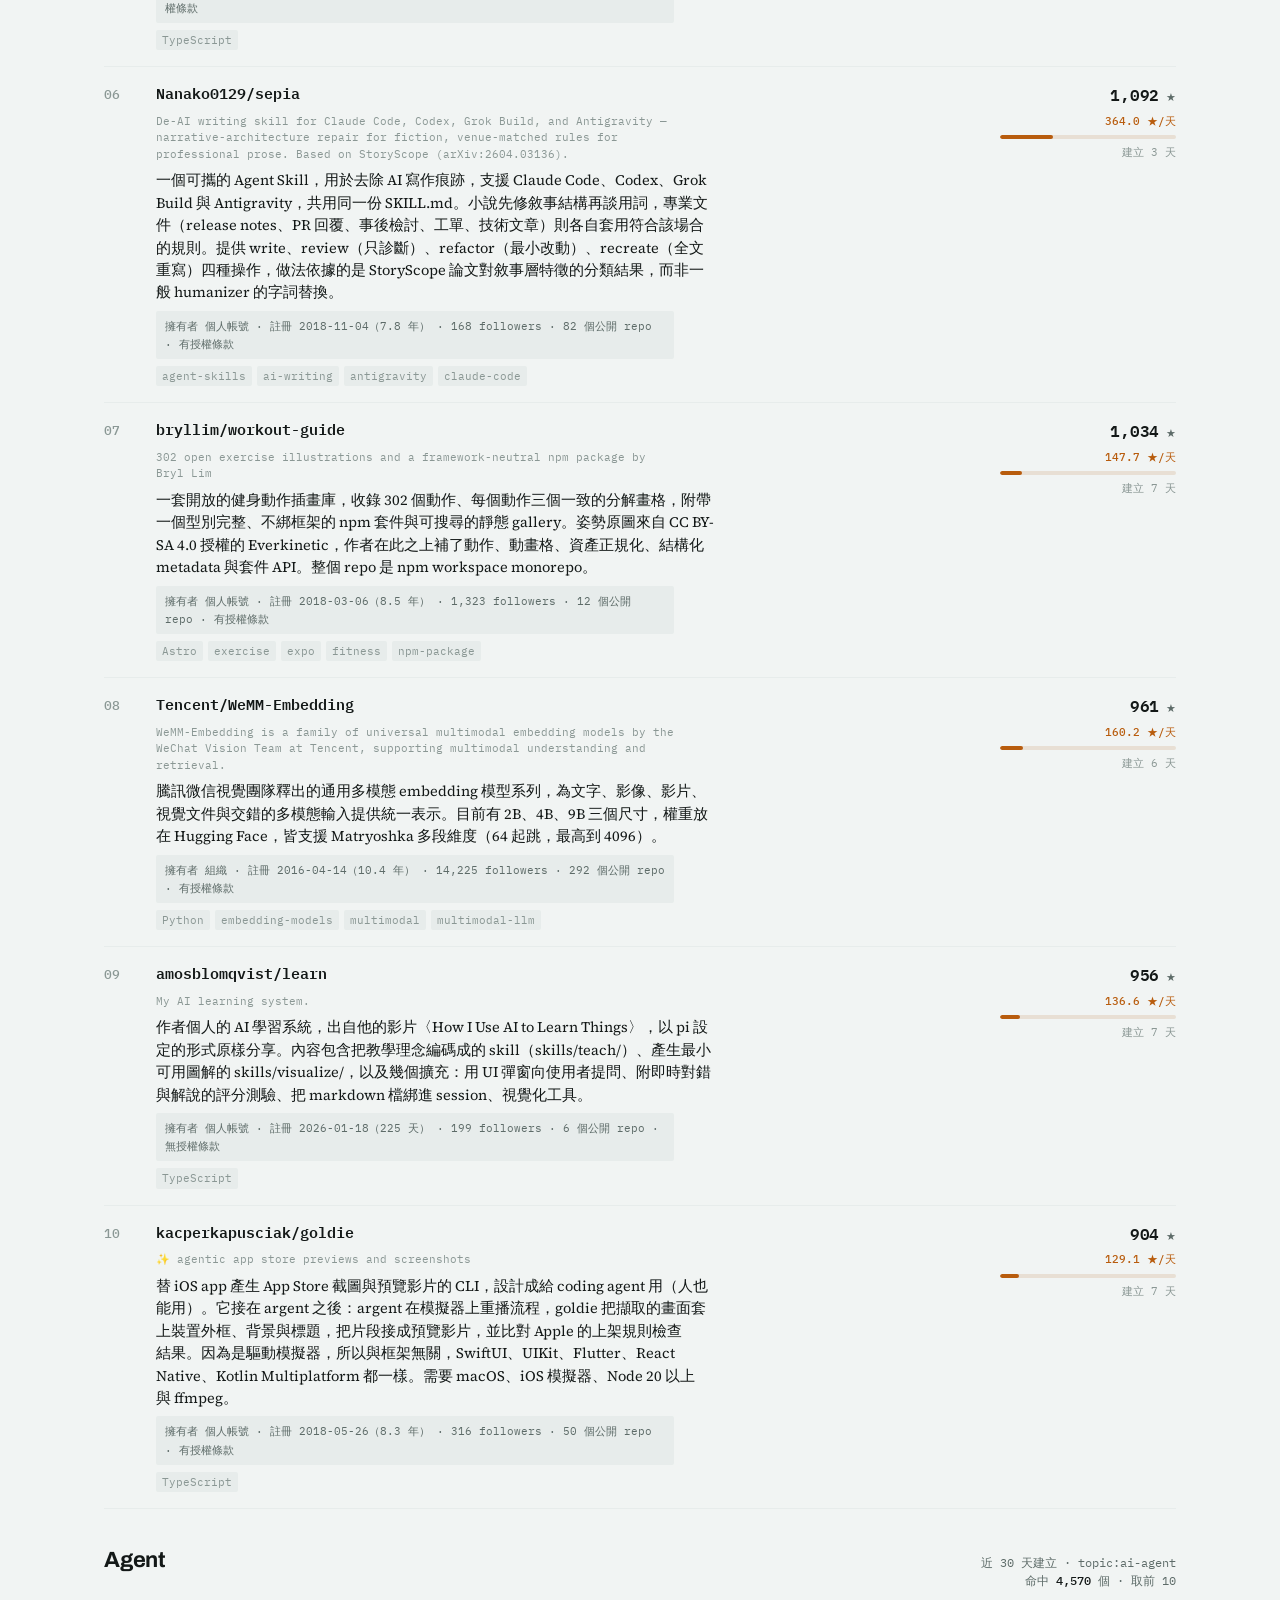
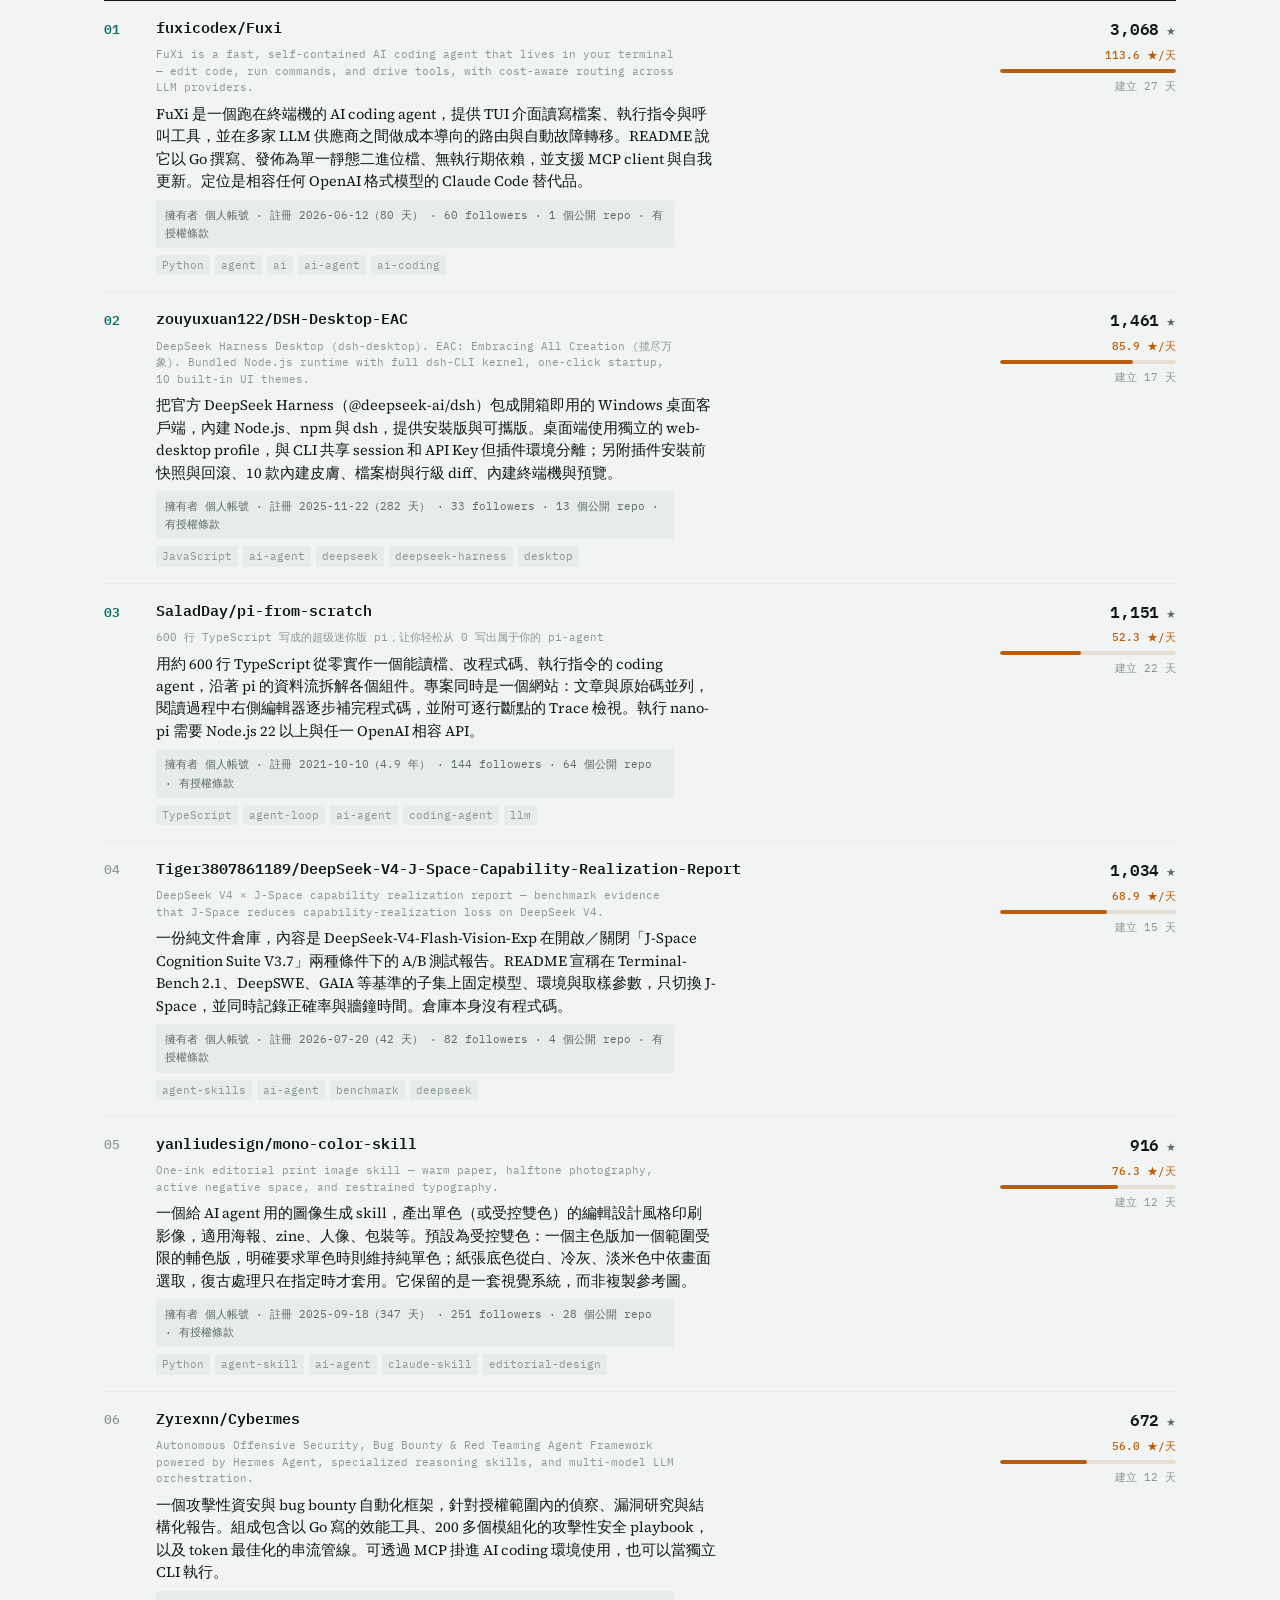
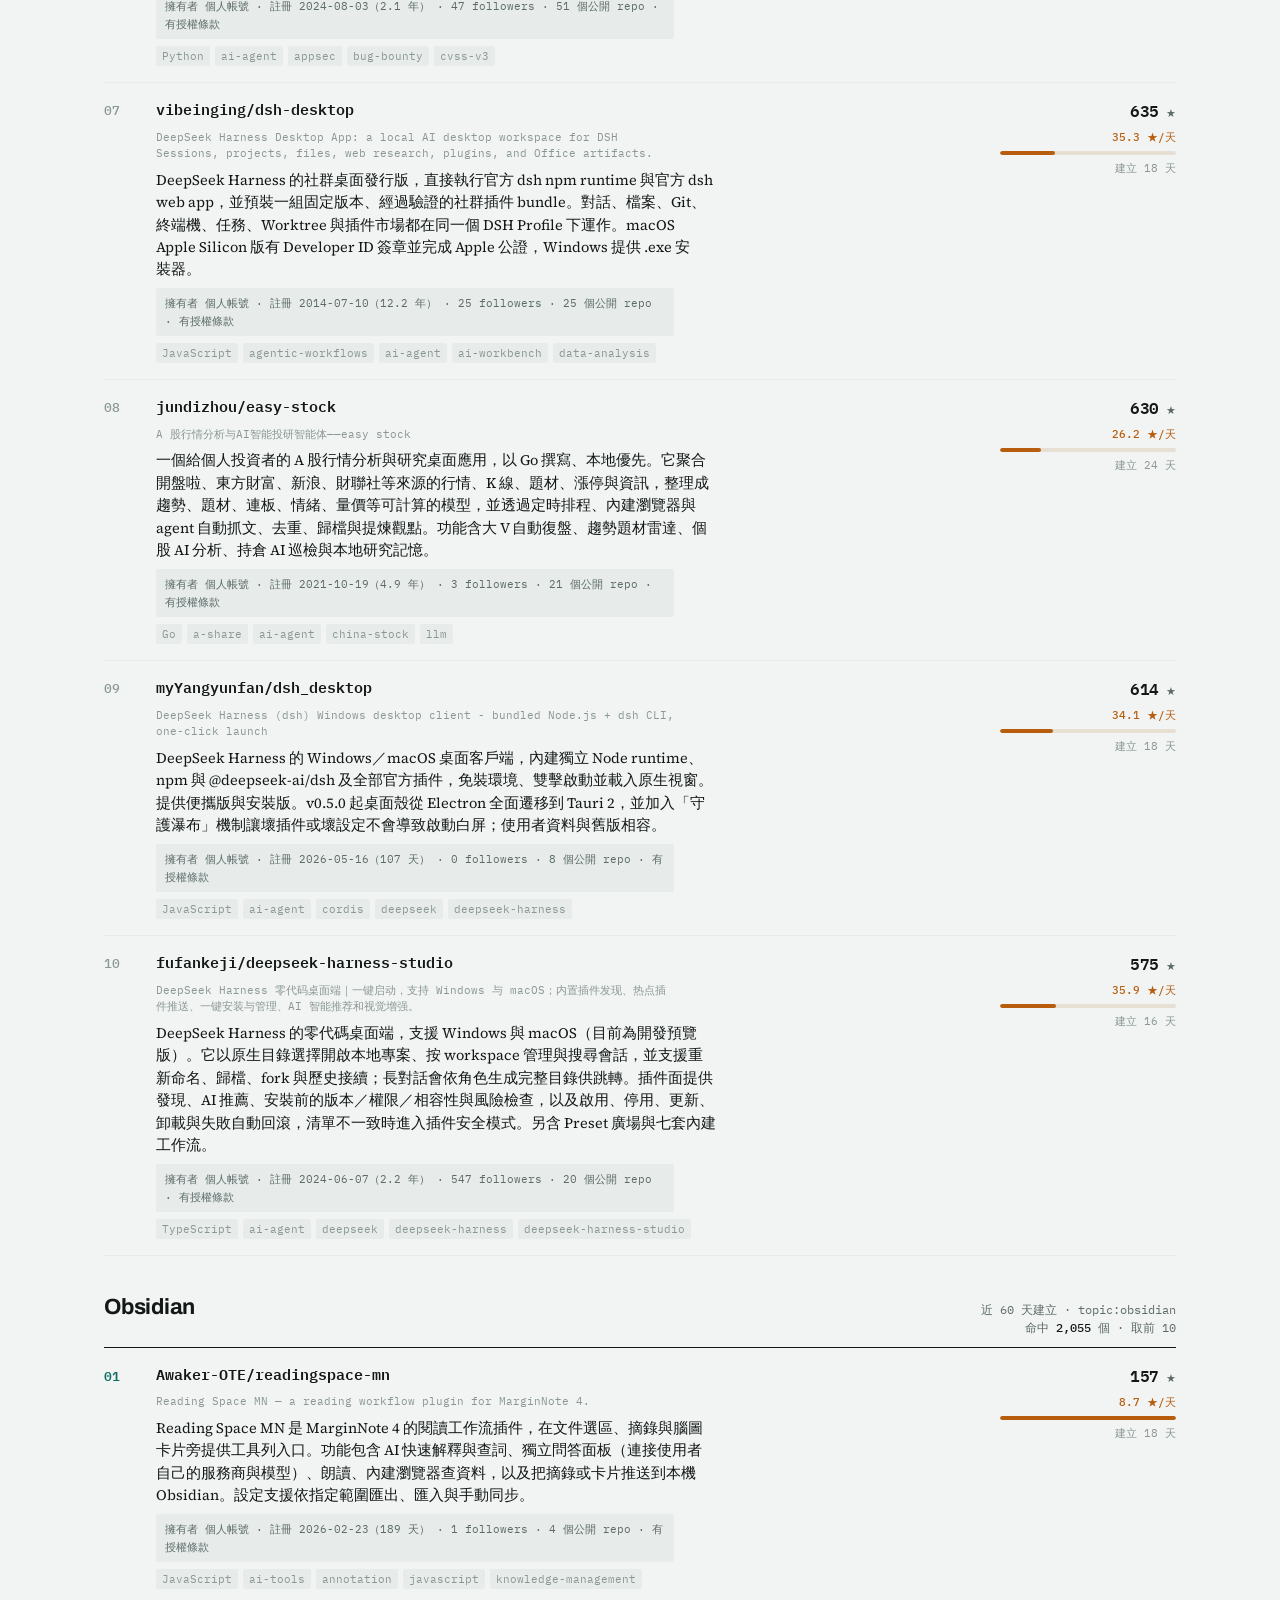
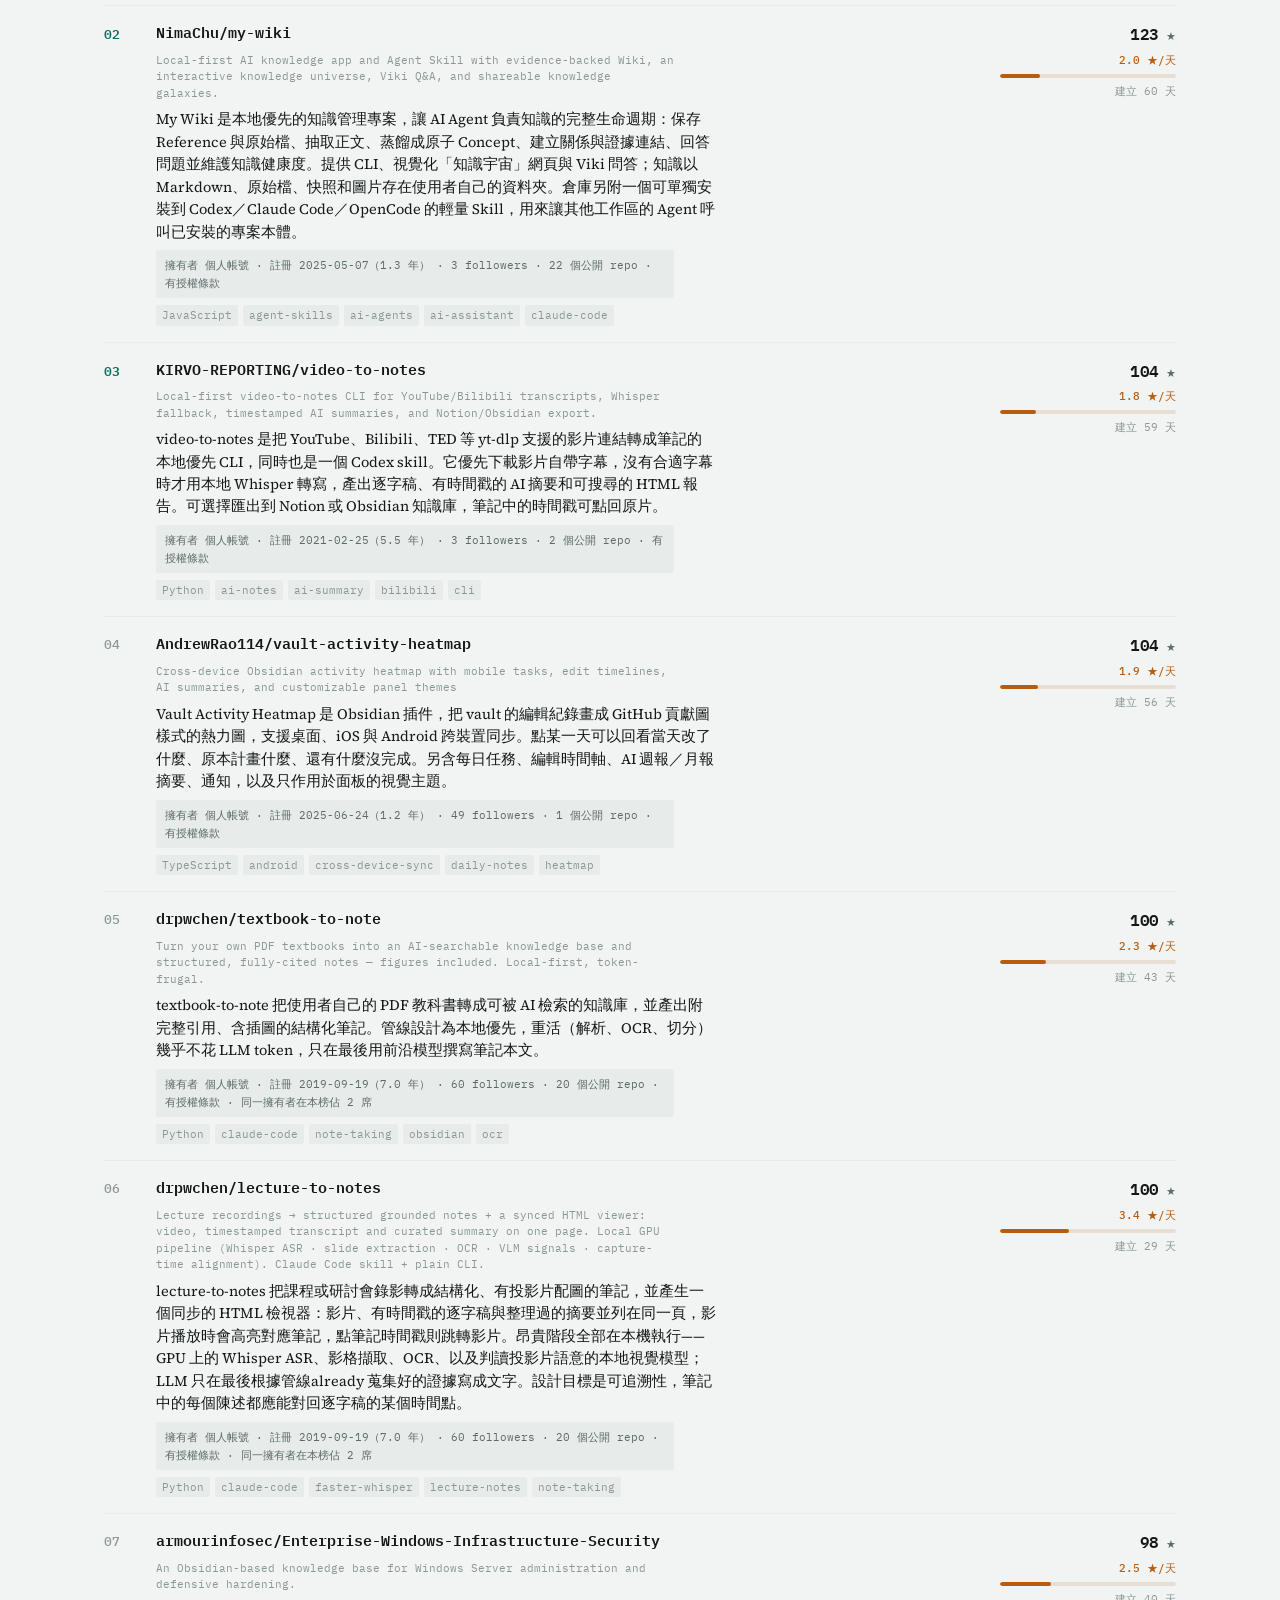
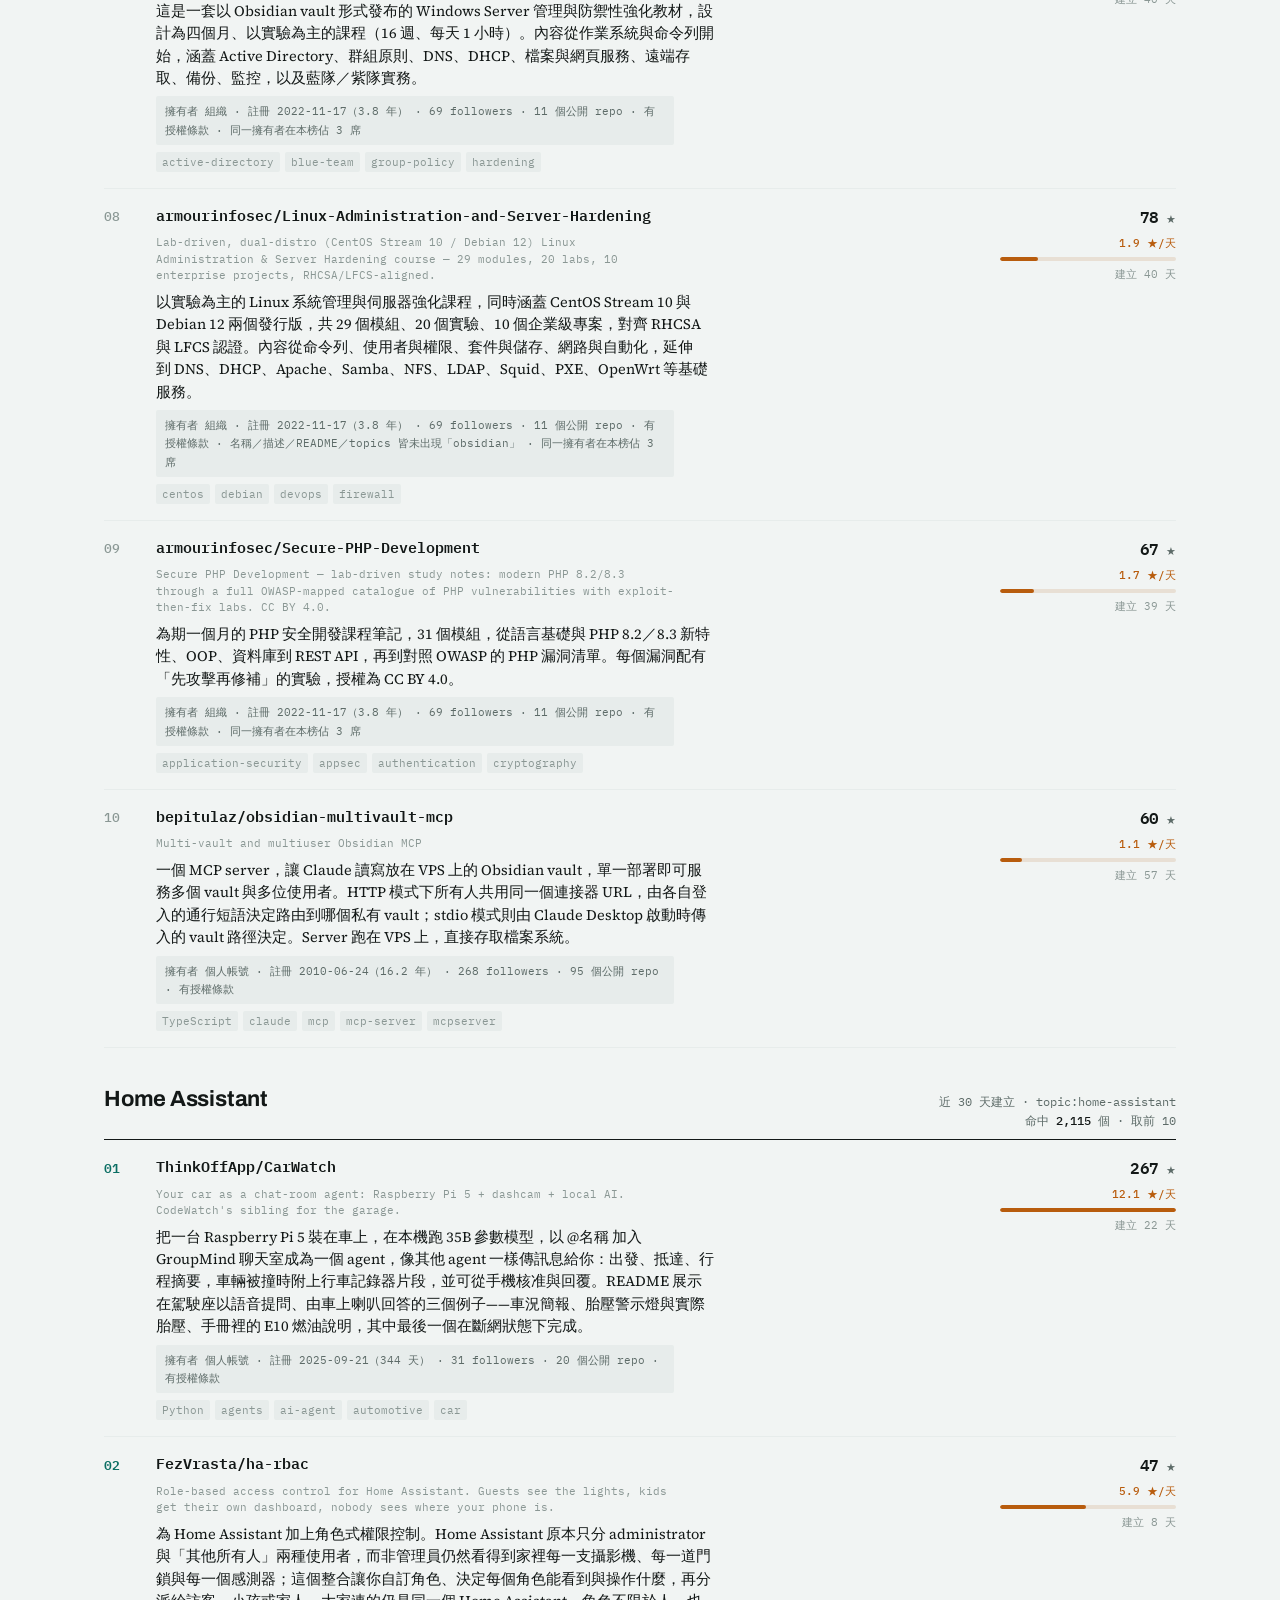
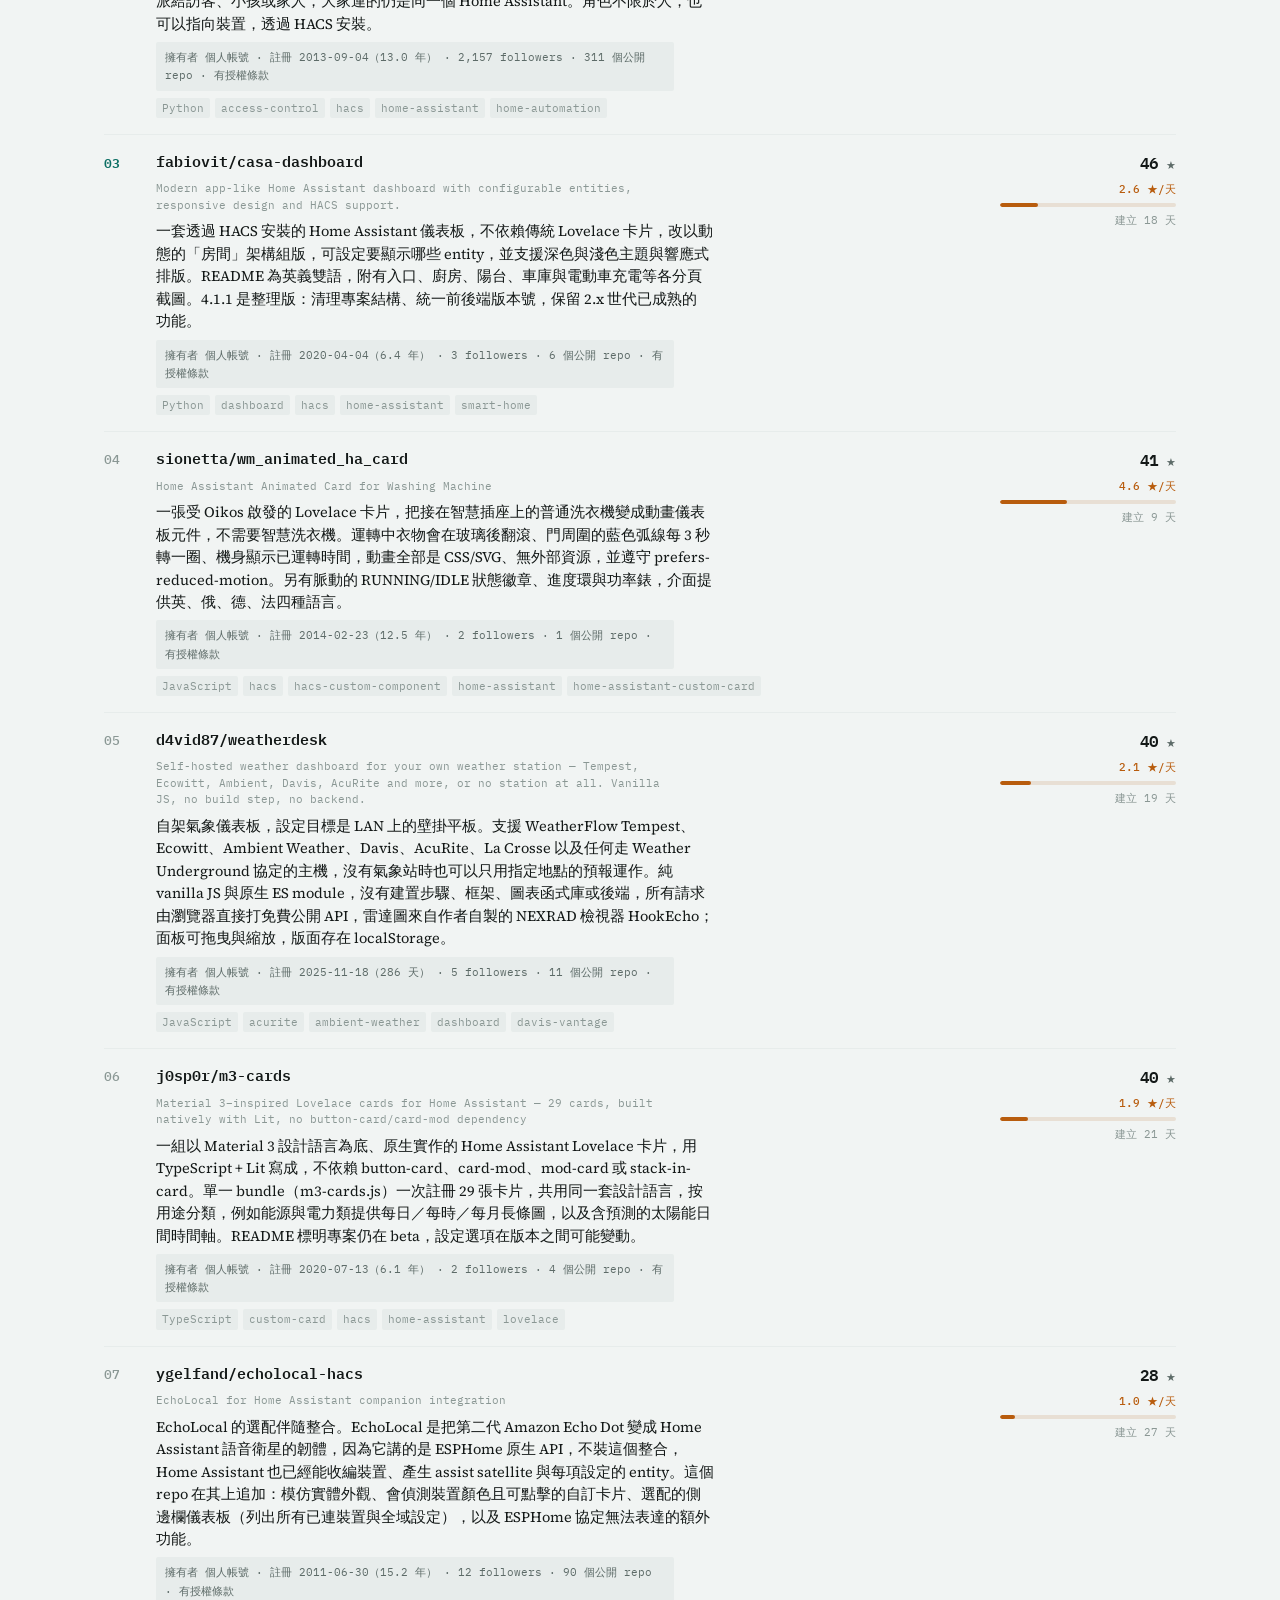
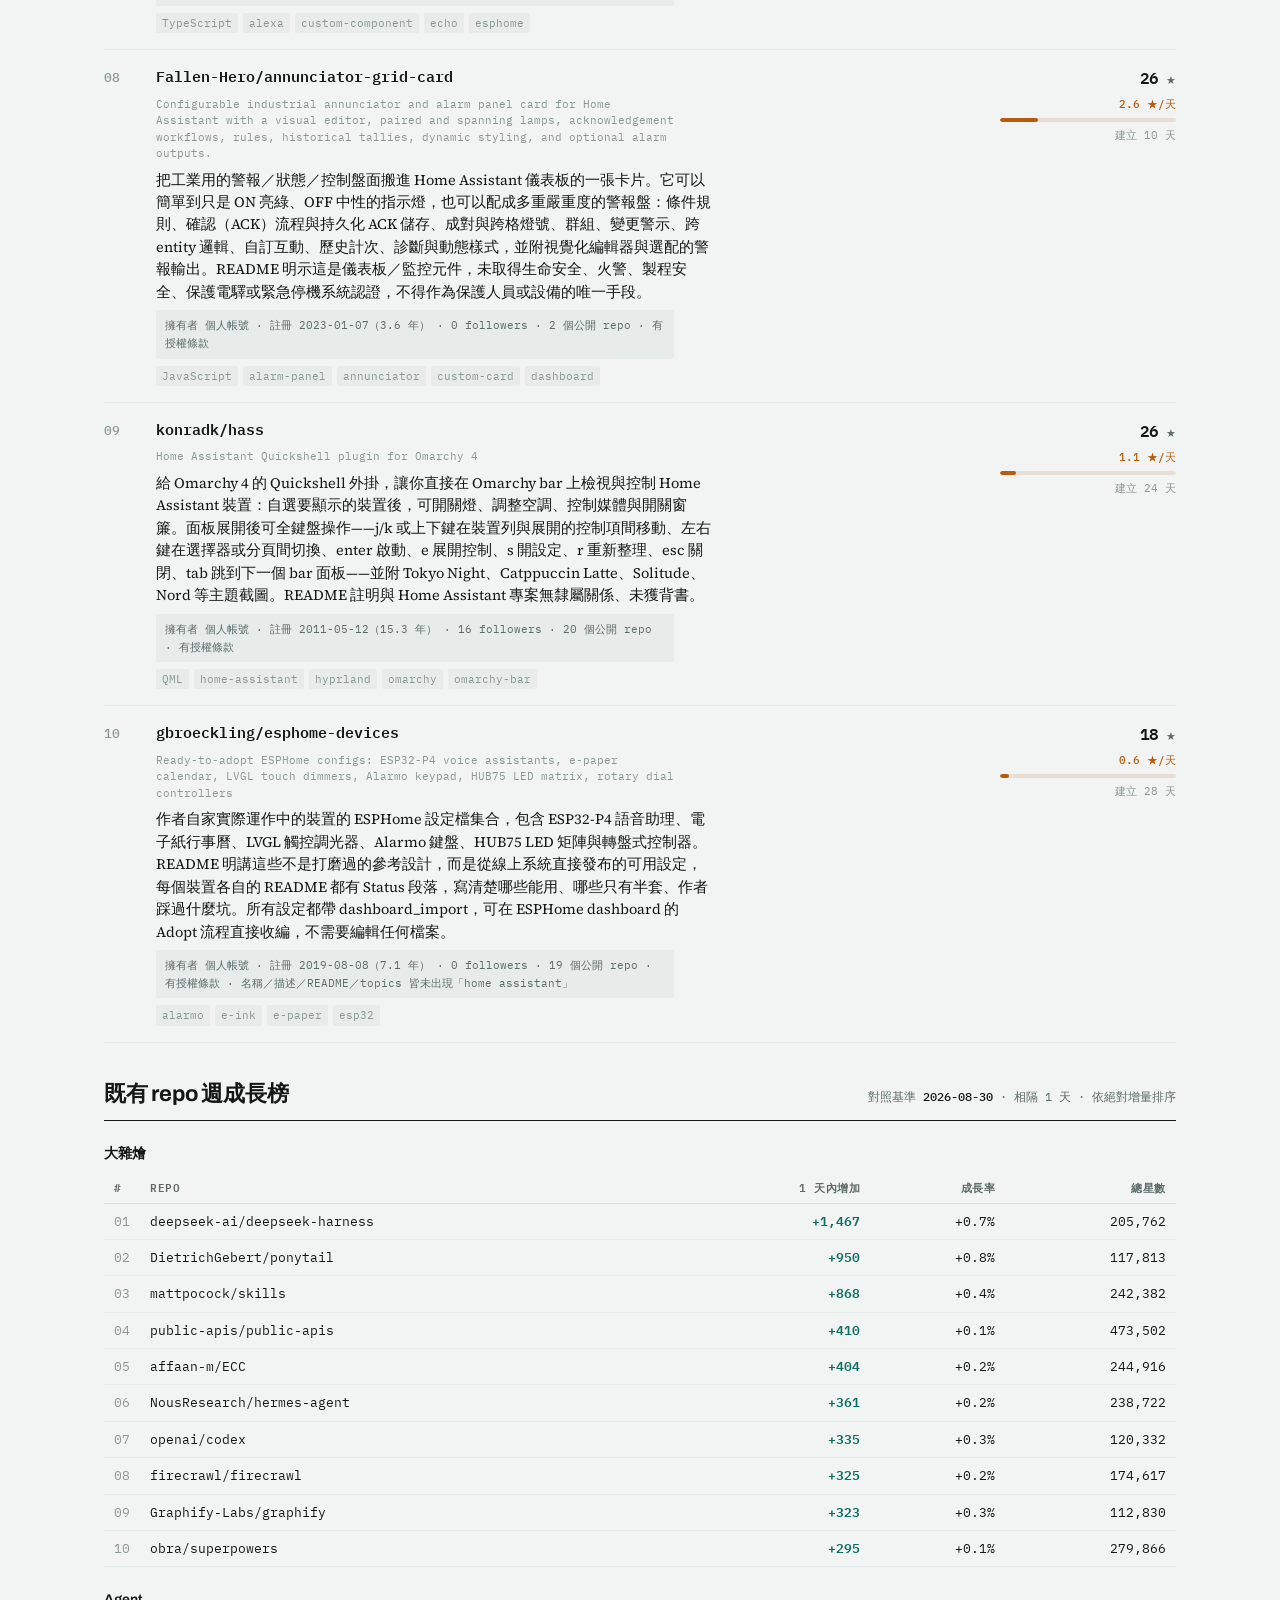
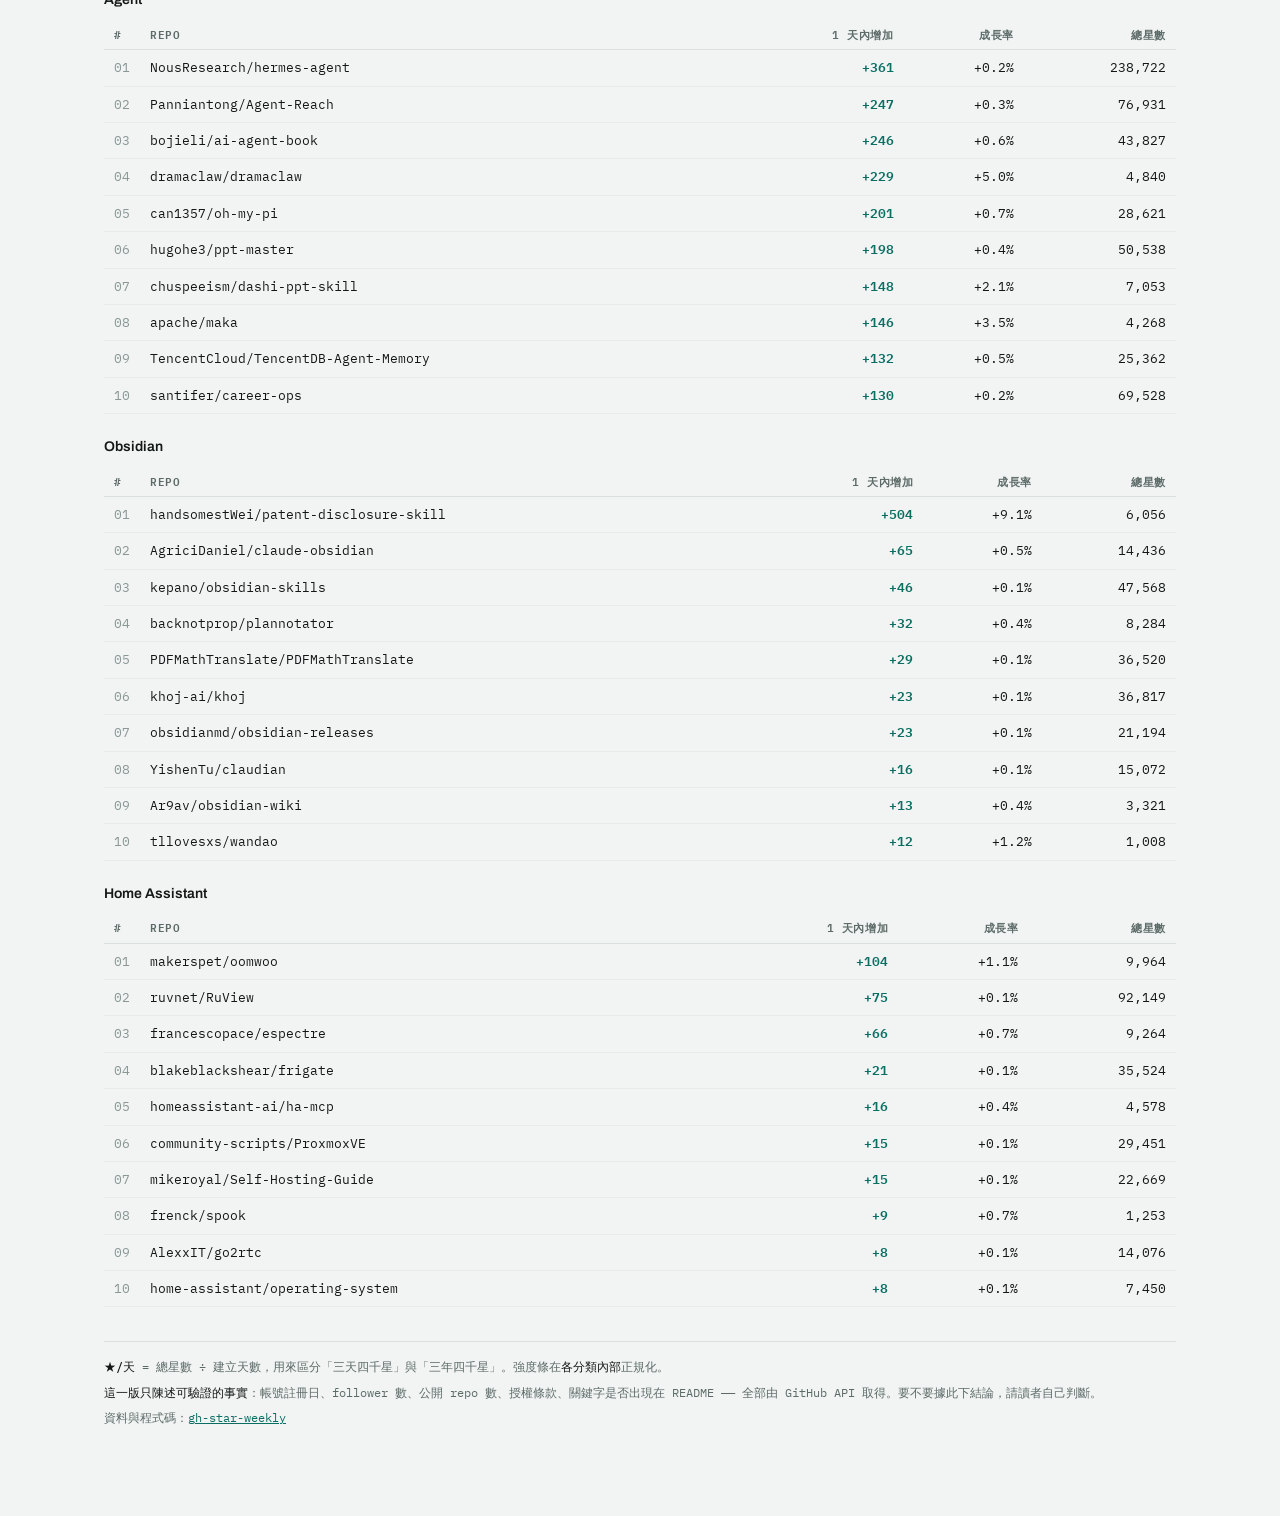
<file: docs/zh/index.html>
<!doctype html>
<html lang="zh-Hant">
<head>
<meta charset="utf-8">
<meta name="viewport" content="width=device-width,initial-scale=1">
<title>GitHub 星數週榜 2026-08-31</title>
<style>
@import url("https://fonts.googleapis.com/css2?family=Archivo:wght@500;600;700&family=Source+Serif+4:opsz,wght@8..60,400;8..60,600&family=IBM+Plex+Mono:wght@400;500;600&display=swap");
:root{
  --ground:#F1F4F3; --surface:#FFFFFF; --ink:#131817; --muted:#5D6B68; --faint:#8A9794;
  --rule:#D9E0DE; --rule-soft:#E7ECEB; --accent:#0B6E63; --accent-soft:#DBEAE7;
  --heat:#B85C0D; --heat-track:#E8DFD4;
  --t-real:#0B6E63;   --t-real-bg:#DBEAE7;
  --t-novelty:#6D3F9E;--t-novelty-bg:#EBE2F5;
  --t-fame:#1F5B9E;   --t-fame-bg:#DEE9F5;
  --t-trend:#9A6207;  --t-trend-bg:#F3E8D3;
  --t-flood:#8A4B22;  --t-flood-bg:#F1E2D8;
  --t-mistag:#5D6B68; --t-mistag-bg:#E4E9E8;
  --t-scam:#A5251C;   --t-scam-bg:#F6DEDC;
  --chip:#E7ECEB;
}
@media (prefers-color-scheme:dark){:root:not([data-theme="light"]){
  --ground:#0E1312; --surface:#161C1B; --ink:#E6EDEB; --muted:#8FA09C; --faint:#6E7D79;
  --rule:#242D2B; --rule-soft:#1C2322; --accent:#4FD1BE; --accent-soft:#12302C;
  --heat:#DE9349; --heat-track:#2B2320;
  --t-real:#4FD1BE;   --t-real-bg:#12302C;
  --t-novelty:#B48BE8;--t-novelty-bg:#251C33;
  --t-fame:#6FA8E0;   --t-fame-bg:#152431;
  --t-trend:#DDA43C;  --t-trend-bg:#2C2415;
  --t-flood:#D08A5B;  --t-flood-bg:#2E2018;
  --t-mistag:#8FA09C; --t-mistag-bg:#1F2725;
  --t-scam:#EE7A70;   --t-scam-bg:#341A18;
  --chip:#1F2725;
}}
:root[data-theme="dark"]{
  --ground:#0E1312; --surface:#161C1B; --ink:#E6EDEB; --muted:#8FA09C; --faint:#6E7D79;
  --rule:#242D2B; --rule-soft:#1C2322; --accent:#4FD1BE; --accent-soft:#12302C;
  --heat:#DE9349; --heat-track:#2B2320;
  --t-real:#4FD1BE;   --t-real-bg:#12302C;
  --t-novelty:#B48BE8;--t-novelty-bg:#251C33;
  --t-fame:#6FA8E0;   --t-fame-bg:#152431;
  --t-trend:#DDA43C;  --t-trend-bg:#2C2415;
  --t-flood:#D08A5B;  --t-flood-bg:#2E2018;
  --t-mistag:#8FA09C; --t-mistag-bg:#1F2725;
  --t-scam:#EE7A70;   --t-scam-bg:#341A18;
  --chip:#1F2725;
}
*{box-sizing:border-box}
body{background:var(--ground);color:var(--ink);
  font-family:"Source Serif 4",Georgia,"Noto Serif CJK TC",serif;line-height:1.55;
  -webkit-font-smoothing:antialiased}
.wrap{max-width:1120px;margin:0 auto;padding:40px 24px 80px;
  display:flex;flex-direction:column;gap:34px}
.mast{display:flex;flex-direction:column;gap:14px;
  border-bottom:2px solid var(--ink);padding-bottom:18px}
.mast h1{font-family:Archivo,system-ui,sans-serif;font-weight:700;
  font-size:clamp(30px,5vw,44px);letter-spacing:-.02em;margin:0;text-wrap:balance}
.mast .meta{display:flex;flex-wrap:wrap;gap:8px 22px;
  font-family:"IBM Plex Mono",ui-monospace,monospace;font-size:12px;
  color:var(--muted);letter-spacing:.02em}
.mast .meta b{color:var(--ink);font-weight:500}
.legend{display:flex;flex-wrap:wrap;gap:6px;margin-top:2px}
nav{position:sticky;top:0;z-index:5;background:var(--ground);
  border-bottom:1px solid var(--rule);padding:10px 0;display:flex;flex-wrap:wrap;gap:6px}
nav a{font-family:Archivo,system-ui,sans-serif;font-size:12px;font-weight:600;
  text-decoration:none;color:var(--muted);padding:5px 11px;border-radius:2px;
  letter-spacing:.04em;text-transform:uppercase}
nav a:hover,nav a:focus-visible{color:var(--accent);background:var(--accent-soft)}
nav a:focus-visible{outline:2px solid var(--accent);outline-offset:1px}
section{display:flex;flex-direction:column}
.sechead{display:flex;align-items:baseline;justify-content:space-between;gap:16px;
  flex-wrap:wrap;padding-bottom:9px;border-bottom:1px solid var(--ink)}
.sechead h2{font-family:Archivo,system-ui,sans-serif;font-weight:700;font-size:22px;
  margin:0;letter-spacing:-.01em}
.sechead .q{font-family:"IBM Plex Mono",monospace;font-size:11.5px;color:var(--muted);
  text-align:right;line-height:1.6}
.sechead .q b{color:var(--ink);font-weight:500}
.verdict{font-size:14px;color:var(--ink);background:var(--surface);
  border-left:3px solid var(--accent);padding:11px 15px;margin:14px 0 4px;
  max-width:78ch;text-wrap:pretty}
.rows{display:flex;flex-direction:column}
.row{display:grid;grid-template-columns:34px minmax(0,1fr) 176px;gap:0 18px;
  align-items:start;padding:16px 0;border-bottom:1px solid var(--rule-soft)}
.rank{font-family:"IBM Plex Mono",monospace;font-size:13px;font-weight:500;
  color:var(--faint);padding-top:2px;font-variant-numeric:tabular-nums}
.row:nth-child(-n+3) .rank{color:var(--accent);font-weight:600}
.repo{min-width:0;display:flex;flex-direction:column;gap:7px}
.titleline{display:flex;flex-wrap:wrap;align-items:center;gap:8px}
.titleline a{font-family:"IBM Plex Mono",monospace;font-size:14.5px;font-weight:600;
  color:var(--ink);text-decoration:none;word-break:break-word}
.titleline a:hover{color:var(--accent);text-decoration:underline}
.titleline a:focus-visible{outline:2px solid var(--accent);outline-offset:2px}
.pill{font-family:Archivo,sans-serif;font-size:10.5px;font-weight:600;
  padding:2.5px 8px;border-radius:11px;letter-spacing:.03em;white-space:nowrap}
.pill.real{color:var(--t-real);background:var(--t-real-bg)}
.pill.novelty{color:var(--t-novelty);background:var(--t-novelty-bg)}
.pill.fame{color:var(--t-fame);background:var(--t-fame-bg)}
.pill.trend{color:var(--t-trend);background:var(--t-trend-bg)}
.pill.flood{color:var(--t-flood);background:var(--t-flood-bg)}
.pill.mistag{color:var(--t-mistag);background:var(--t-mistag-bg)}
.pill.scam{color:var(--t-scam);background:var(--t-scam-bg)}
.origdesc{font-family:"IBM Plex Mono",monospace;font-size:11px;color:var(--faint);
  line-height:1.5;max-width:74ch}
.what{font-size:14.5px;color:var(--ink);max-width:70ch;text-wrap:pretty}
.why{font-size:13.5px;color:var(--muted);max-width:70ch;text-wrap:pretty;
  border-left:3px solid var(--rule);padding-left:12px}
.why.real{border-color:var(--t-real)} .why.novelty{border-color:var(--t-novelty)}
.why.fame{border-color:var(--t-fame)} .why.trend{border-color:var(--t-trend)}
.why.flood{border-color:var(--t-flood)} .why.mistag{border-color:var(--t-mistag)}
.why.scam{border-color:var(--t-scam);background:var(--t-scam-bg);
  padding:9px 12px;color:var(--ink)}
.why b{color:var(--ink);font-weight:600}
.what b{font-weight:600}
.chips{display:flex;flex-wrap:wrap;gap:5px}
.chip{font-family:"IBM Plex Mono",monospace;font-size:10.5px;background:var(--chip);
  color:var(--faint);padding:2px 6px;border-radius:2px}
.data{display:flex;flex-direction:column;gap:5px;align-items:flex-end;
  font-family:"IBM Plex Mono",monospace;font-variant-numeric:tabular-nums}
.stars{font-size:16px;font-weight:600;letter-spacing:-.01em}
.stars span{font-size:11px;font-weight:400;color:var(--muted)}
.vel{font-size:11px;color:var(--heat);font-weight:500}
.bar{width:100%;height:4px;background:var(--heat-track);border-radius:2px;overflow:hidden}
.bar i{display:block;height:100%;background:var(--heat);border-radius:2px}
.age{font-size:10.5px;color:var(--faint)}
.pending{margin-top:20px;border:1px dashed var(--rule);border-radius:3px;
  background:var(--surface);padding:18px 20px;display:flex;flex-direction:column;gap:10px}
.pending h3{font-family:Archivo,sans-serif;font-size:12px;font-weight:600;margin:0;
  letter-spacing:.05em;text-transform:uppercase;color:var(--muted)}
.pending p{margin:0;font-size:14px;color:var(--muted);max-width:70ch}
.ghost{display:grid;grid-template-columns:34px minmax(0,1fr) 96px 96px;gap:0 16px;
  font-family:"IBM Plex Mono",monospace;font-size:12px;color:var(--muted);opacity:.55;
  padding:7px 0;border-bottom:1px solid var(--rule-soft);font-variant-numeric:tabular-nums}
.ghost.head{opacity:.9;font-weight:600;color:var(--ink);border-bottom:1px solid var(--rule);
  font-size:10.5px;text-transform:uppercase;letter-spacing:.05em}
.ghost .num{text-align:right}
.ghost .pos{color:var(--t-real)}
.skel{background:currentColor;opacity:.16;height:9px;border-radius:2px;display:block}
footer{border-top:1px solid var(--rule);padding-top:16px;font-family:"IBM Plex Mono",monospace;
  font-size:11.5px;color:var(--muted);display:flex;flex-direction:column;gap:7px;line-height:1.6}
footer b{color:var(--ink);font-weight:500}
@media(max-width:680px){
  nav{flex-wrap:nowrap;overflow-x:auto;-webkit-overflow-scrolling:touch;
      scrollbar-width:none}
  nav::-webkit-scrollbar{display:none}
  nav a{flex:0 0 auto}
  .row{grid-template-columns:26px minmax(0,1fr);gap:0 10px}
  .data{grid-column:2;align-items:flex-start;margin-top:10px}
  .bar{max-width:200px}
  .ghost{grid-template-columns:26px minmax(0,1fr) 70px 70px}
}
@media(prefers-reduced-motion:reduce){*{transition:none!important;animation:none!important}}
/* ---- 事實層（公開版的主角） ---- */
.facts{font-family:"IBM Plex Mono",ui-monospace,monospace;font-size:11px;
  color:var(--muted);line-height:1.65;background:var(--chip);
  padding:6px 9px;border-radius:2px;max-width:74ch}
/* ---- 成長榜表格 ---- */
.gsub{font-family:Archivo,system-ui,sans-serif;font-size:14px;font-weight:600;
  margin:22px 0 8px;color:var(--ink)}
.tablewrap{overflow-x:auto}
table{border-collapse:collapse;width:100%;min-width:520px;
  font-family:"IBM Plex Mono",ui-monospace,monospace;font-size:12.5px;
  font-variant-numeric:tabular-nums}
th{text-align:left;font-size:10.5px;letter-spacing:.05em;text-transform:uppercase;
  color:var(--muted);font-weight:600;padding:7px 10px;
  border-bottom:1px solid var(--rule)}
td{padding:8px 10px;border-bottom:1px solid var(--rule-soft)}
td.r{color:var(--faint);width:34px}
td.n a{color:var(--ink);text-decoration:none}
td.n a:hover{color:var(--accent);text-decoration:underline}
th.num,td.num{text-align:right}
td.up{color:var(--t-real);font-weight:600}
footer a{color:var(--accent)}
.mast .meta a.lang{color:var(--accent);text-decoration:none;font-weight:500;
  border:1px solid var(--rule);padding:1px 9px;border-radius:11px}
.mast .meta a.lang:hover{background:var(--accent-soft)}
.mast .meta a.lang:focus-visible{outline:2px solid var(--accent);outline-offset:2px}

</style>
</head>
<body>
<div class="wrap">
  <header class="mast">
    <h1>GitHub 星數週榜</h1>
    <div class="meta">
      <span>產出 <b>2026-08-31 10:43</b></span>
      <span>來源 <b>GitHub Search API</b></span>
      <span>公開版</span>
      <a class="lang" href="/gh-star-weekly/">English</a>
    </div>
    
  </header>
  <nav><a href="#misc">大雜燴</a><a href="#agent">Agent</a><a href="#obsidian">Obsidian</a><a href="#ha">Home Assistant</a><a href="#growth">既有 repo 週成長榜</a></nav>
  <section id="misc">
    <div class="sechead"><h2>大雜燴</h2>
      <div class="q">近 7 天建立 · 不做任何相關性過濾<br>
        命中 <b>1,071</b> 個 · 取前 10</div>
    </div>
    <div class="rows">
      <div class="row">
        <div class="rank">01</div>
        <div class="repo">
          <div class="titleline">
            <a href="https://github.com/sapientinc/PRAXIST" target="_blank" rel="noopener">sapientinc/PRAXIST</a>
            
          </div>
          <div class="origdesc">Autonomous research system for measurable, computer-executable research.</div>
          <div class="what">Praxist 是一套自主研究系統，把研究當成持續進行的流程而非一連串各自獨立的提示。它會協調多個平行的研究節點、由任務自己負責評估、保留可追溯的證據，並在世代之間做綜合。README 定位的使用時機是：專案已在運行、目標可量化，但還不知道最佳路徑該往哪走。安裝走單一指令的本機精靈，涵蓋 Fair Source 授權、使用者條款、執行設定檔與 Codex skills。</div>
          
          <div class="facts">擁有者 組織 · 註冊 2024-11-18（1.8 年） · 703 followers · 4 個公開 repo · 有授權條款</div>
          <div class="chips"><span class="chip">Python</span></div>
        </div>
        <div class="data">
          <div class="stars">4,815<span> ★</span></div>
          <div class="vel">1,203.8 ★/天</div>
          <div class="bar"><i style="width:100.0%"></i></div>
          <div class="age">建立 4 天</div>
        </div>
      </div>
      <div class="row">
        <div class="rank">02</div>
        <div class="repo">
          <div class="titleline">
            <a href="https://github.com/HEJustinSun/my-girlfriend-jingtian-latex" target="_blank" rel="noopener">HEJustinSun/my-girlfriend-jingtian-latex</a>
            
          </div>
          <div class="origdesc">— 作者沒有寫任何 description —</div>
          <div class="what">一個 5 x 8 英寸的 XeLaTeX 排版工程，標題為「我的女友景甜」。README 只寫了編譯需求：XeLaTeX 與標準 TeX Live 發行版。除此之外沒有其他說明、沒有描述欄、沒有授權。</div>
          
          <div class="facts">擁有者 個人帳號 · 註冊 2026-08-25（6 天） · 3,328 followers · 1 個公開 repo · 無授權條款 · 無 description</div>
          <div class="chips"><span class="chip">TeX</span></div>
        </div>
        <div class="data">
          <div class="stars">4,176<span> ★</span></div>
          <div class="vel">1,044.0 ★/天</div>
          <div class="bar"><i style="width:86.7%"></i></div>
          <div class="age">建立 4 天</div>
        </div>
      </div>
      <div class="row">
        <div class="rank">03</div>
        <div class="repo">
          <div class="titleline">
            <a href="https://github.com/XiaoDuoYa/codex-with-chatgpt" target="_blank" rel="noopener">XiaoDuoYa/codex-with-chatgpt</a>
            
          </div>
          <div class="origdesc">ChatGPT thinks. Codex works. Use ChatGPT as the planning brain while keeping the Codex harness.</div>
          <div class="what">把 ChatGPT 網頁版接成 Codex 的規劃與 review 端：思考交給你已經付費、額度常閒置的網頁訂閱，Codex 只負責執行。不用 API Key、不架反向代理，走官方網頁加一個唯讀的 MCP 橋接。</div>
          
          <div class="facts">擁有者 個人帳號 · 註冊 2022-09-14（4.0 年） · 14 followers · 7 個公開 repo · 有授權條款</div>
          <div class="chips"><span class="chip">TypeScript</span><span class="chip">ai-agents</span><span class="chip">chatgpt</span><span class="chip">codex</span><span class="chip">mcp</span></div>
        </div>
        <div class="data">
          <div class="stars">1,640<span> ★</span></div>
          <div class="vel">546.7 ★/天</div>
          <div class="bar"><i style="width:45.4%"></i></div>
          <div class="age">建立 3 天</div>
        </div>
      </div>
      <div class="row">
        <div class="rank">04</div>
        <div class="repo">
          <div class="titleline">
            <a href="https://github.com/MetaMask-AI/metamask-desktop" target="_blank" rel="noopener">MetaMask-AI/metamask-desktop</a>
            
          </div>
          <div class="origdesc">🌐 🔌 The MetaMask desktop app enables browsing Ethereum blockchain enabled websites</div>
          <div class="what">自稱 Windows／macOS／Linux 的跨平台加密貨幣錢包桌面應用，用來管理 Ethereum 錢包與 ERC-20／ERC-721 資產，並內建 Web3 provider 連接 dApp。README 自己寫明本專案與 MetaMask 或 ConsenSys 無關、未獲官方背書。主要語言為 CSS。</div>
          
          <div class="facts">擁有者 個人帳號 · 註冊 2026-07-17（45 天） · 0 followers · 1 個公開 repo · 無授權條款</div>
          <div class="chips"><span class="chip">CSS</span><span class="chip">bitcoin</span><span class="chip">bitcoin-wallet</span><span class="chip">crypto</span><span class="chip">cryptocoins</span></div>
        </div>
        <div class="data">
          <div class="stars">1,228<span> ★</span></div>
          <div class="vel">409.3 ★/天</div>
          <div class="bar"><i style="width:34.0%"></i></div>
          <div class="age">建立 3 天</div>
        </div>
      </div>
      <div class="row">
        <div class="rank">05</div>
        <div class="repo">
          <div class="titleline">
            <a href="https://github.com/wide-trace/open-higgsfield" target="_blank" rel="noopener">wide-trace/open-higgsfield</a>
            
          </div>
          <div class="origdesc">A studio for image and video generation — one prompt bar, each model’s own settings, and every finished run in one gallery.</div>
          <div class="what">一個瀏覽器裡的影像與影片生成工作台，號稱是 Higgsfield AI 的開源替代品：單一 prompt 列、每個模型各自的設定、所有完成的產出集中在同一個 gallery，目錄涵蓋 12 個影像與 28 個影片模型。README 同時提供 openhiggsfield.ai 的線上版，使用方式是把自己的平台金鑰（id:secret）填進去。</div>
          
          <div class="facts">擁有者 個人帳號 · 註冊 2026-08-26（5 天） · 5 followers · 1 個公開 repo · 無授權條款</div>
          <div class="chips"><span class="chip">TypeScript</span></div>
        </div>
        <div class="data">
          <div class="stars">1,110<span> ★</span></div>
          <div class="vel">222.0 ★/天</div>
          <div class="bar"><i style="width:18.4%"></i></div>
          <div class="age">建立 5 天</div>
        </div>
      </div>
      <div class="row">
        <div class="rank">06</div>
        <div class="repo">
          <div class="titleline">
            <a href="https://github.com/Nanako0129/sepia" target="_blank" rel="noopener">Nanako0129/sepia</a>
            
          </div>
          <div class="origdesc">De-AI writing skill for Claude Code, Codex, Grok Build, and Antigravity — narrative-architecture repair for fiction, venue-matched rules for professional prose. Based on StoryScope (arXiv:2604.03136).</div>
          <div class="what">一個可攜的 Agent Skill，用於去除 AI 寫作痕跡，支援 Claude Code、Codex、Grok Build 與 Antigravity，共用同一份 SKILL.md。小說先修敘事結構再談用詞，專業文件（release notes、PR 回覆、事後檢討、工單、技術文章）則各自套用符合該場合的規則。提供 write、review（只診斷）、refactor（最小改動）、recreate（全文重寫）四種操作，做法依據的是 StoryScope 論文對敘事層特徵的分類結果，而非一般 humanizer 的字詞替換。</div>
          
          <div class="facts">擁有者 個人帳號 · 註冊 2018-11-04（7.8 年） · 168 followers · 82 個公開 repo · 有授權條款</div>
          <div class="chips"><span class="chip">agent-skills</span><span class="chip">ai-writing</span><span class="chip">antigravity</span><span class="chip">claude-code</span></div>
        </div>
        <div class="data">
          <div class="stars">1,092<span> ★</span></div>
          <div class="vel">364.0 ★/天</div>
          <div class="bar"><i style="width:30.2%"></i></div>
          <div class="age">建立 3 天</div>
        </div>
      </div>
      <div class="row">
        <div class="rank">07</div>
        <div class="repo">
          <div class="titleline">
            <a href="https://github.com/bryllim/workout-guide" target="_blank" rel="noopener">bryllim/workout-guide</a>
            
          </div>
          <div class="origdesc">302 open exercise illustrations and a framework-neutral npm package by Bryl Lim</div>
          <div class="what">一套開放的健身動作插畫庫，收錄 302 個動作、每個動作三個一致的分解畫格，附帶一個型別完整、不綁框架的 npm 套件與可搜尋的靜態 gallery。姿勢原圖來自 CC BY-SA 4.0 授權的 Everkinetic，作者在此之上補了動作、動畫格、資產正規化、結構化 metadata 與套件 API。整個 repo 是 npm workspace monorepo。</div>
          
          <div class="facts">擁有者 個人帳號 · 註冊 2018-03-06（8.5 年） · 1,323 followers · 12 個公開 repo · 有授權條款</div>
          <div class="chips"><span class="chip">Astro</span><span class="chip">exercise</span><span class="chip">expo</span><span class="chip">fitness</span><span class="chip">npm-package</span></div>
        </div>
        <div class="data">
          <div class="stars">1,034<span> ★</span></div>
          <div class="vel">147.7 ★/天</div>
          <div class="bar"><i style="width:12.3%"></i></div>
          <div class="age">建立 7 天</div>
        </div>
      </div>
      <div class="row">
        <div class="rank">08</div>
        <div class="repo">
          <div class="titleline">
            <a href="https://github.com/Tencent/WeMM-Embedding" target="_blank" rel="noopener">Tencent/WeMM-Embedding</a>
            
          </div>
          <div class="origdesc">WeMM-Embedding is a family of universal multimodal embedding models by the WeChat Vision Team at Tencent, supporting multimodal understanding and retrieval.</div>
          <div class="what">騰訊微信視覺團隊釋出的通用多模態 embedding 模型系列，為文字、影像、影片、視覺文件與交錯的多模態輸入提供統一表示。目前有 2B、4B、9B 三個尺寸，權重放在 Hugging Face，皆支援 Matryoshka 多段維度（64 起跳，最高到 4096）。</div>
          
          <div class="facts">擁有者 組織 · 註冊 2016-04-14（10.4 年） · 14,225 followers · 292 個公開 repo · 有授權條款</div>
          <div class="chips"><span class="chip">Python</span><span class="chip">embedding-models</span><span class="chip">multimodal</span><span class="chip">multimodal-llm</span></div>
        </div>
        <div class="data">
          <div class="stars">961<span> ★</span></div>
          <div class="vel">160.2 ★/天</div>
          <div class="bar"><i style="width:13.3%"></i></div>
          <div class="age">建立 6 天</div>
        </div>
      </div>
      <div class="row">
        <div class="rank">09</div>
        <div class="repo">
          <div class="titleline">
            <a href="https://github.com/amosblomqvist/learn" target="_blank" rel="noopener">amosblomqvist/learn</a>
            
          </div>
          <div class="origdesc">My AI learning system.</div>
          <div class="what">作者個人的 AI 學習系統，出自他的影片〈How I Use AI to Learn Things〉，以 pi 設定的形式原樣分享。內容包含把教學理念編碼成的 skill（skills/teach/）、產生最小可用圖解的 skills/visualize/，以及幾個擴充：用 UI 彈窗向使用者提問、附即時對錯與解說的評分測驗、把 markdown 檔綁進 session、視覺化工具。</div>
          
          <div class="facts">擁有者 個人帳號 · 註冊 2026-01-18（225 天） · 199 followers · 6 個公開 repo · 無授權條款</div>
          <div class="chips"><span class="chip">TypeScript</span></div>
        </div>
        <div class="data">
          <div class="stars">956<span> ★</span></div>
          <div class="vel">136.6 ★/天</div>
          <div class="bar"><i style="width:11.3%"></i></div>
          <div class="age">建立 7 天</div>
        </div>
      </div>
      <div class="row">
        <div class="rank">10</div>
        <div class="repo">
          <div class="titleline">
            <a href="https://github.com/kacperkapusciak/goldie" target="_blank" rel="noopener">kacperkapusciak/goldie</a>
            
          </div>
          <div class="origdesc">✨ agentic app store previews and screenshots</div>
          <div class="what">替 iOS app 產生 App Store 截圖與預覽影片的 CLI，設計成給 coding agent 用（人也能用）。它接在 argent 之後：argent 在模擬器上重播流程，goldie 把擷取的畫面套上裝置外框、背景與標題，把片段接成預覽影片，並比對 Apple 的上架規則檢查結果。因為是驅動模擬器，所以與框架無關，SwiftUI、UIKit、Flutter、React Native、Kotlin Multiplatform 都一樣。需要 macOS、iOS 模擬器、Node 20 以上與 ffmpeg。</div>
          
          <div class="facts">擁有者 個人帳號 · 註冊 2018-05-26（8.3 年） · 316 followers · 50 個公開 repo · 有授權條款</div>
          <div class="chips"><span class="chip">TypeScript</span></div>
        </div>
        <div class="data">
          <div class="stars">904<span> ★</span></div>
          <div class="vel">129.1 ★/天</div>
          <div class="bar"><i style="width:10.7%"></i></div>
          <div class="age">建立 7 天</div>
        </div>
      </div>
    </div>
  </section>
  <section id="agent">
    <div class="sechead"><h2>Agent</h2>
      <div class="q">近 30 天建立 · topic:ai-agent<br>
        命中 <b>4,570</b> 個 · 取前 10</div>
    </div>
    <div class="rows">
      <div class="row">
        <div class="rank">01</div>
        <div class="repo">
          <div class="titleline">
            <a href="https://github.com/fuxicodex/Fuxi" target="_blank" rel="noopener">fuxicodex/Fuxi</a>
            
          </div>
          <div class="origdesc">FuXi is a fast, self-contained AI coding agent that lives in your terminal — edit code, run commands, and drive tools, with cost-aware routing across LLM providers.</div>
          <div class="what">FuXi 是一個跑在終端機的 AI coding agent，提供 TUI 介面讀寫檔案、執行指令與呼叫工具，並在多家 LLM 供應商之間做成本導向的路由與自動故障轉移。README 說它以 Go 撰寫、發佈為單一靜態二進位檔、無執行期依賴，並支援 MCP client 與自我更新。定位是相容任何 OpenAI 格式模型的 Claude Code 替代品。</div>
          
          <div class="facts">擁有者 個人帳號 · 註冊 2026-06-12（80 天） · 60 followers · 1 個公開 repo · 有授權條款</div>
          <div class="chips"><span class="chip">Python</span><span class="chip">agent</span><span class="chip">ai</span><span class="chip">ai-agent</span><span class="chip">ai-coding</span></div>
        </div>
        <div class="data">
          <div class="stars">3,068<span> ★</span></div>
          <div class="vel">113.6 ★/天</div>
          <div class="bar"><i style="width:100.0%"></i></div>
          <div class="age">建立 27 天</div>
        </div>
      </div>
      <div class="row">
        <div class="rank">02</div>
        <div class="repo">
          <div class="titleline">
            <a href="https://github.com/zouyuxuan122/DSH-Desktop-EAC" target="_blank" rel="noopener">zouyuxuan122/DSH-Desktop-EAC</a>
            
          </div>
          <div class="origdesc">DeepSeek Harness Desktop (dsh-desktop). EAC: Embracing All Creation (揽尽万象). Bundled Node.js runtime with full dsh-CLI kernel, one-click startup, 10 built-in UI themes.</div>
          <div class="what">把官方 DeepSeek Harness（@deepseek-ai/dsh）包成開箱即用的 Windows 桌面客戶端，內建 Node.js、npm 與 dsh，提供安裝版與可攜版。桌面端使用獨立的 web-desktop profile，與 CLI 共享 session 和 API Key 但插件環境分離；另附插件安裝前快照與回滾、10 款內建皮膚、檔案樹與行級 diff、內建終端機與預覽。</div>
          
          <div class="facts">擁有者 個人帳號 · 註冊 2025-11-22（282 天） · 33 followers · 13 個公開 repo · 有授權條款</div>
          <div class="chips"><span class="chip">JavaScript</span><span class="chip">ai-agent</span><span class="chip">deepseek</span><span class="chip">deepseek-harness</span><span class="chip">desktop</span></div>
        </div>
        <div class="data">
          <div class="stars">1,461<span> ★</span></div>
          <div class="vel">85.9 ★/天</div>
          <div class="bar"><i style="width:75.6%"></i></div>
          <div class="age">建立 17 天</div>
        </div>
      </div>
      <div class="row">
        <div class="rank">03</div>
        <div class="repo">
          <div class="titleline">
            <a href="https://github.com/SaladDay/pi-from-scratch" target="_blank" rel="noopener">SaladDay/pi-from-scratch</a>
            
          </div>
          <div class="origdesc">600 行 TypeScript 写成的超级迷你版 pi，让你轻松从 0 写出属于你的 pi-agent</div>
          <div class="what">用約 600 行 TypeScript 從零實作一個能讀檔、改程式碼、執行指令的 coding agent，沿著 pi 的資料流拆解各個組件。專案同時是一個網站：文章與原始碼並列，閱讀過程中右側編輯器逐步補完程式碼，並附可逐行斷點的 Trace 檢視。執行 nano-pi 需要 Node.js 22 以上與任一 OpenAI 相容 API。</div>
          
          <div class="facts">擁有者 個人帳號 · 註冊 2021-10-10（4.9 年） · 144 followers · 64 個公開 repo · 有授權條款</div>
          <div class="chips"><span class="chip">TypeScript</span><span class="chip">agent-loop</span><span class="chip">ai-agent</span><span class="chip">coding-agent</span><span class="chip">llm</span></div>
        </div>
        <div class="data">
          <div class="stars">1,151<span> ★</span></div>
          <div class="vel">52.3 ★/天</div>
          <div class="bar"><i style="width:46.0%"></i></div>
          <div class="age">建立 22 天</div>
        </div>
      </div>
      <div class="row">
        <div class="rank">04</div>
        <div class="repo">
          <div class="titleline">
            <a href="https://github.com/Tiger3807861189/DeepSeek-V4-J-Space-Capability-Realization-Report" target="_blank" rel="noopener">Tiger3807861189/DeepSeek-V4-J-Space-Capability-Realization-Report</a>
            
          </div>
          <div class="origdesc">DeepSeek V4 × J-Space capability realization report — benchmark evidence that J-Space reduces capability-realization loss on DeepSeek V4.</div>
          <div class="what">一份純文件倉庫，內容是 DeepSeek-V4-Flash-Vision-Exp 在開啟／關閉「J-Space Cognition Suite V3.7」兩種條件下的 A/B 測試報告。README 宣稱在 Terminal-Bench 2.1、DeepSWE、GAIA 等基準的子集上固定模型、環境與取樣參數，只切換 J-Space，並同時記錄正確率與牆鐘時間。倉庫本身沒有程式碼。</div>
          
          <div class="facts">擁有者 個人帳號 · 註冊 2026-07-20（42 天） · 82 followers · 4 個公開 repo · 有授權條款</div>
          <div class="chips"><span class="chip">agent-skills</span><span class="chip">ai-agent</span><span class="chip">benchmark</span><span class="chip">deepseek</span></div>
        </div>
        <div class="data">
          <div class="stars">1,034<span> ★</span></div>
          <div class="vel">68.9 ★/天</div>
          <div class="bar"><i style="width:60.7%"></i></div>
          <div class="age">建立 15 天</div>
        </div>
      </div>
      <div class="row">
        <div class="rank">05</div>
        <div class="repo">
          <div class="titleline">
            <a href="https://github.com/yanliudesign/mono-color-skill" target="_blank" rel="noopener">yanliudesign/mono-color-skill</a>
            
          </div>
          <div class="origdesc">One-ink editorial print image skill — warm paper, halftone photography, active negative space, and restrained typography.</div>
          <div class="what">一個給 AI agent 用的圖像生成 skill，產出單色（或受控雙色）的編輯設計風格印刷影像，適用海報、zine、人像、包裝等。預設為受控雙色：一個主色版加一個範圍受限的輔色版，明確要求單色時則維持純單色；紙張底色從白、冷灰、淡米色中依畫面選取，復古處理只在指定時才套用。它保留的是一套視覺系統，而非複製參考圖。</div>
          
          <div class="facts">擁有者 個人帳號 · 註冊 2025-09-18（347 天） · 251 followers · 28 個公開 repo · 有授權條款</div>
          <div class="chips"><span class="chip">Python</span><span class="chip">agent-skill</span><span class="chip">ai-agent</span><span class="chip">claude-skill</span><span class="chip">editorial-design</span></div>
        </div>
        <div class="data">
          <div class="stars">916<span> ★</span></div>
          <div class="vel">76.3 ★/天</div>
          <div class="bar"><i style="width:67.2%"></i></div>
          <div class="age">建立 12 天</div>
        </div>
      </div>
      <div class="row">
        <div class="rank">06</div>
        <div class="repo">
          <div class="titleline">
            <a href="https://github.com/Zyrexnn/Cybermes" target="_blank" rel="noopener">Zyrexnn/Cybermes</a>
            
          </div>
          <div class="origdesc">Autonomous Offensive Security, Bug Bounty &amp; Red Teaming Agent Framework powered by Hermes Agent, specialized reasoning skills, and multi-model LLM orchestration.</div>
          <div class="what">一個攻擊性資安與 bug bounty 自動化框架，針對授權範圍內的偵察、漏洞研究與結構化報告。組成包含以 Go 寫的效能工具、200 多個模組化的攻擊性安全 playbook，以及 token 最佳化的串流管線。可透過 MCP 掛進 AI coding 環境使用，也可以當獨立 CLI 執行。</div>
          
          <div class="facts">擁有者 個人帳號 · 註冊 2024-08-03（2.1 年） · 47 followers · 51 個公開 repo · 有授權條款</div>
          <div class="chips"><span class="chip">Python</span><span class="chip">ai-agent</span><span class="chip">appsec</span><span class="chip">bug-bounty</span><span class="chip">cvss-v3</span></div>
        </div>
        <div class="data">
          <div class="stars">672<span> ★</span></div>
          <div class="vel">56.0 ★/天</div>
          <div class="bar"><i style="width:49.3%"></i></div>
          <div class="age">建立 12 天</div>
        </div>
      </div>
      <div class="row">
        <div class="rank">07</div>
        <div class="repo">
          <div class="titleline">
            <a href="https://github.com/vibeinging/dsh-desktop" target="_blank" rel="noopener">vibeinging/dsh-desktop</a>
            
          </div>
          <div class="origdesc">DeepSeek Harness Desktop App: a local AI desktop workspace for DSH Sessions, projects, files, web research, plugins, and Office artifacts.</div>
          <div class="what">DeepSeek Harness 的社群桌面發行版，直接執行官方 dsh npm runtime 與官方 dsh web app，並預裝一組固定版本、經過驗證的社群插件 bundle。對話、檔案、Git、終端機、任務、Worktree 與插件市場都在同一個 DSH Profile 下運作。macOS Apple Silicon 版有 Developer ID 簽章並完成 Apple 公證，Windows 提供 .exe 安裝器。</div>
          
          <div class="facts">擁有者 個人帳號 · 註冊 2014-07-10（12.2 年） · 25 followers · 25 個公開 repo · 有授權條款</div>
          <div class="chips"><span class="chip">JavaScript</span><span class="chip">agentic-workflows</span><span class="chip">ai-agent</span><span class="chip">ai-workbench</span><span class="chip">data-analysis</span></div>
        </div>
        <div class="data">
          <div class="stars">635<span> ★</span></div>
          <div class="vel">35.3 ★/天</div>
          <div class="bar"><i style="width:31.1%"></i></div>
          <div class="age">建立 18 天</div>
        </div>
      </div>
      <div class="row">
        <div class="rank">08</div>
        <div class="repo">
          <div class="titleline">
            <a href="https://github.com/jundizhou/easy-stock" target="_blank" rel="noopener">jundizhou/easy-stock</a>
            
          </div>
          <div class="origdesc">A 股行情分析与AI智能投研智能体——easy stock</div>
          <div class="what">一個給個人投資者的 A 股行情分析與研究桌面應用，以 Go 撰寫、本地優先。它聚合開盤啦、東方財富、新浪、財聯社等來源的行情、K 線、題材、漲停與資訊，整理成趨勢、題材、連板、情緒、量價等可計算的模型，並透過定時排程、內建瀏覽器與 agent 自動抓文、去重、歸檔與提煉觀點。功能含大 V 自動復盤、趨勢題材雷達、個股 AI 分析、持倉 AI 巡檢與本地研究記憶。</div>
          
          <div class="facts">擁有者 個人帳號 · 註冊 2021-10-19（4.9 年） · 3 followers · 21 個公開 repo · 有授權條款</div>
          <div class="chips"><span class="chip">Go</span><span class="chip">a-share</span><span class="chip">ai-agent</span><span class="chip">china-stock</span><span class="chip">llm</span></div>
        </div>
        <div class="data">
          <div class="stars">630<span> ★</span></div>
          <div class="vel">26.2 ★/天</div>
          <div class="bar"><i style="width:23.1%"></i></div>
          <div class="age">建立 24 天</div>
        </div>
      </div>
      <div class="row">
        <div class="rank">09</div>
        <div class="repo">
          <div class="titleline">
            <a href="https://github.com/myYangyunfan/dsh_desktop" target="_blank" rel="noopener">myYangyunfan/dsh_desktop</a>
            
          </div>
          <div class="origdesc">DeepSeek Harness (dsh) Windows desktop client - bundled Node.js + dsh CLI, one-click launch</div>
          <div class="what">DeepSeek Harness 的 Windows／macOS 桌面客戶端，內建獨立 Node runtime、npm 與 @deepseek-ai/dsh 及全部官方插件，免裝環境、雙擊啟動並載入原生視窗。提供便攜版與安裝版。v0.5.0 起桌面殼從 Electron 全面遷移到 Tauri 2，並加入「守護瀑布」機制讓壞插件或壞設定不會導致啟動白屏；使用者資料與舊版相容。</div>
          
          <div class="facts">擁有者 個人帳號 · 註冊 2026-05-16（107 天） · 0 followers · 8 個公開 repo · 有授權條款</div>
          <div class="chips"><span class="chip">JavaScript</span><span class="chip">ai-agent</span><span class="chip">cordis</span><span class="chip">deepseek</span><span class="chip">deepseek-harness</span></div>
        </div>
        <div class="data">
          <div class="stars">614<span> ★</span></div>
          <div class="vel">34.1 ★/天</div>
          <div class="bar"><i style="width:30.0%"></i></div>
          <div class="age">建立 18 天</div>
        </div>
      </div>
      <div class="row">
        <div class="rank">10</div>
        <div class="repo">
          <div class="titleline">
            <a href="https://github.com/fufankeji/deepseek-harness-studio" target="_blank" rel="noopener">fufankeji/deepseek-harness-studio</a>
            
          </div>
          <div class="origdesc">DeepSeek Harness 零代码桌面端｜一键启动，支持 Windows 与 macOS；内置插件发现、热点插件推送、一键安装与管理、AI 智能推荐和视觉增强。</div>
          <div class="what">DeepSeek Harness 的零代碼桌面端，支援 Windows 與 macOS（目前為開發預覽版）。它以原生目錄選擇開啟本地專案、按 workspace 管理與搜尋會話，並支援重新命名、歸檔、fork 與歷史接續；長對話會依角色生成完整目錄供跳轉。插件面提供發現、AI 推薦、安裝前的版本／權限／相容性與風險檢查，以及啟用、停用、更新、卸載與失敗自動回滾，清單不一致時進入插件安全模式。另含 Preset 廣場與七套內建工作流。</div>
          
          <div class="facts">擁有者 個人帳號 · 註冊 2024-06-07（2.2 年） · 547 followers · 20 個公開 repo · 有授權條款</div>
          <div class="chips"><span class="chip">TypeScript</span><span class="chip">ai-agent</span><span class="chip">deepseek</span><span class="chip">deepseek-harness</span><span class="chip">deepseek-harness-studio</span></div>
        </div>
        <div class="data">
          <div class="stars">575<span> ★</span></div>
          <div class="vel">35.9 ★/天</div>
          <div class="bar"><i style="width:31.6%"></i></div>
          <div class="age">建立 16 天</div>
        </div>
      </div>
    </div>
  </section>
  <section id="obsidian">
    <div class="sechead"><h2>Obsidian</h2>
      <div class="q">近 60 天建立 · topic:obsidian<br>
        命中 <b>2,055</b> 個 · 取前 10</div>
    </div>
    <div class="rows">
      <div class="row">
        <div class="rank">01</div>
        <div class="repo">
          <div class="titleline">
            <a href="https://github.com/Awaker-OTE/readingspace-mn" target="_blank" rel="noopener">Awaker-OTE/readingspace-mn</a>
            
          </div>
          <div class="origdesc">Reading Space MN — a reading workflow plugin for MarginNote 4.</div>
          <div class="what">Reading Space MN 是 MarginNote 4 的閱讀工作流插件，在文件選區、摘錄與腦圖卡片旁提供工具列入口。功能包含 AI 快速解釋與查詞、獨立問答面板（連接使用者自己的服務商與模型）、朗讀、內建瀏覽器查資料，以及把摘錄或卡片推送到本機 Obsidian。設定支援依指定範圍匯出、匯入與手動同步。</div>
          
          <div class="facts">擁有者 個人帳號 · 註冊 2026-02-23（189 天） · 1 followers · 4 個公開 repo · 有授權條款</div>
          <div class="chips"><span class="chip">JavaScript</span><span class="chip">ai-tools</span><span class="chip">annotation</span><span class="chip">javascript</span><span class="chip">knowledge-management</span></div>
        </div>
        <div class="data">
          <div class="stars">157<span> ★</span></div>
          <div class="vel">8.7 ★/天</div>
          <div class="bar"><i style="width:100.0%"></i></div>
          <div class="age">建立 18 天</div>
        </div>
      </div>
      <div class="row">
        <div class="rank">02</div>
        <div class="repo">
          <div class="titleline">
            <a href="https://github.com/NimaChu/my-wiki" target="_blank" rel="noopener">NimaChu/my-wiki</a>
            
          </div>
          <div class="origdesc">Local-first AI knowledge app and Agent Skill with evidence-backed Wiki, an interactive knowledge universe, Viki Q&amp;A, and shareable knowledge galaxies.</div>
          <div class="what">My Wiki 是本地優先的知識管理專案，讓 AI Agent 負責知識的完整生命週期：保存 Reference 與原始檔、抽取正文、蒸餾成原子 Concept、建立關係與證據連結、回答問題並維護知識健康度。提供 CLI、視覺化「知識宇宙」網頁與 Viki 問答；知識以 Markdown、原始檔、快照和圖片存在使用者自己的資料夾。倉庫另附一個可單獨安裝到 Codex／Claude Code／OpenCode 的輕量 Skill，用來讓其他工作區的 Agent 呼叫已安裝的專案本體。</div>
          
          <div class="facts">擁有者 個人帳號 · 註冊 2025-05-07（1.3 年） · 3 followers · 22 個公開 repo · 有授權條款</div>
          <div class="chips"><span class="chip">JavaScript</span><span class="chip">agent-skills</span><span class="chip">ai-agents</span><span class="chip">ai-assistant</span><span class="chip">claude-code</span></div>
        </div>
        <div class="data">
          <div class="stars">123<span> ★</span></div>
          <div class="vel">2.0 ★/天</div>
          <div class="bar"><i style="width:23.0%"></i></div>
          <div class="age">建立 60 天</div>
        </div>
      </div>
      <div class="row">
        <div class="rank">03</div>
        <div class="repo">
          <div class="titleline">
            <a href="https://github.com/KIRVO-REPORTING/video-to-notes" target="_blank" rel="noopener">KIRVO-REPORTING/video-to-notes</a>
            
          </div>
          <div class="origdesc">Local-first video-to-notes CLI for YouTube/Bilibili transcripts, Whisper fallback, timestamped AI summaries, and Notion/Obsidian export.</div>
          <div class="what">video-to-notes 是把 YouTube、Bilibili、TED 等 yt-dlp 支援的影片連結轉成筆記的本地優先 CLI，同時也是一個 Codex skill。它優先下載影片自帶字幕，沒有合適字幕時才用本地 Whisper 轉寫，產出逐字稿、有時間戳的 AI 摘要和可搜尋的 HTML 報告。可選擇匯出到 Notion 或 Obsidian 知識庫，筆記中的時間戳可點回原片。</div>
          
          <div class="facts">擁有者 個人帳號 · 註冊 2021-02-25（5.5 年） · 3 followers · 2 個公開 repo · 有授權條款</div>
          <div class="chips"><span class="chip">Python</span><span class="chip">ai-notes</span><span class="chip">ai-summary</span><span class="chip">bilibili</span><span class="chip">cli</span></div>
        </div>
        <div class="data">
          <div class="stars">104<span> ★</span></div>
          <div class="vel">1.8 ★/天</div>
          <div class="bar"><i style="width:20.7%"></i></div>
          <div class="age">建立 59 天</div>
        </div>
      </div>
      <div class="row">
        <div class="rank">04</div>
        <div class="repo">
          <div class="titleline">
            <a href="https://github.com/AndrewRao114/vault-activity-heatmap" target="_blank" rel="noopener">AndrewRao114/vault-activity-heatmap</a>
            
          </div>
          <div class="origdesc">Cross-device Obsidian activity heatmap with mobile tasks, edit timelines, AI summaries, and customizable panel themes</div>
          <div class="what">Vault Activity Heatmap 是 Obsidian 插件，把 vault 的編輯紀錄畫成 GitHub 貢獻圖樣式的熱力圖，支援桌面、iOS 與 Android 跨裝置同步。點某一天可以回看當天改了什麼、原本計畫什麼、還有什麼沒完成。另含每日任務、編輯時間軸、AI 週報／月報摘要、通知，以及只作用於面板的視覺主題。</div>
          
          <div class="facts">擁有者 個人帳號 · 註冊 2025-06-24（1.2 年） · 49 followers · 1 個公開 repo · 有授權條款</div>
          <div class="chips"><span class="chip">TypeScript</span><span class="chip">android</span><span class="chip">cross-device-sync</span><span class="chip">daily-notes</span><span class="chip">heatmap</span></div>
        </div>
        <div class="data">
          <div class="stars">104<span> ★</span></div>
          <div class="vel">1.9 ★/天</div>
          <div class="bar"><i style="width:21.8%"></i></div>
          <div class="age">建立 56 天</div>
        </div>
      </div>
      <div class="row">
        <div class="rank">05</div>
        <div class="repo">
          <div class="titleline">
            <a href="https://github.com/drpwchen/textbook-to-note" target="_blank" rel="noopener">drpwchen/textbook-to-note</a>
            
          </div>
          <div class="origdesc">Turn your own PDF textbooks into an AI-searchable knowledge base and structured, fully-cited notes — figures included. Local-first, token-frugal.</div>
          <div class="what">textbook-to-note 把使用者自己的 PDF 教科書轉成可被 AI 檢索的知識庫，並產出附完整引用、含插圖的結構化筆記。管線設計為本地優先，重活（解析、OCR、切分）幾乎不花 LLM token，只在最後用前沿模型撰寫筆記本文。</div>
          
          <div class="facts">擁有者 個人帳號 · 註冊 2019-09-19（7.0 年） · 60 followers · 20 個公開 repo · 有授權條款 · 同一擁有者在本榜佔 2 席</div>
          <div class="chips"><span class="chip">Python</span><span class="chip">claude-code</span><span class="chip">note-taking</span><span class="chip">obsidian</span><span class="chip">ocr</span></div>
        </div>
        <div class="data">
          <div class="stars">100<span> ★</span></div>
          <div class="vel">2.3 ★/天</div>
          <div class="bar"><i style="width:26.4%"></i></div>
          <div class="age">建立 43 天</div>
        </div>
      </div>
      <div class="row">
        <div class="rank">06</div>
        <div class="repo">
          <div class="titleline">
            <a href="https://github.com/drpwchen/lecture-to-notes" target="_blank" rel="noopener">drpwchen/lecture-to-notes</a>
            
          </div>
          <div class="origdesc">Lecture recordings → structured grounded notes + a synced HTML viewer: video, timestamped transcript and curated summary on one page. Local GPU pipeline (Whisper ASR · slide extraction · OCR · VLM signals · capture-time alignment). Claude Code skill + plain CLI.</div>
          <div class="what">lecture-to-notes 把課程或研討會錄影轉成結構化、有投影片配圖的筆記，並產生一個同步的 HTML 檢視器：影片、有時間戳的逐字稿與整理過的摘要並列在同一頁，影片播放時會高亮對應筆記，點筆記時間戳則跳轉影片。昂貴階段全部在本機執行——GPU 上的 Whisper ASR、影格擷取、OCR、以及判讀投影片語意的本地視覺模型；LLM 只在最後根據管線already 蒐集好的證據寫成文字。設計目標是可追溯性，筆記中的每個陳述都應能對回逐字稿的某個時間點。</div>
          
          <div class="facts">擁有者 個人帳號 · 註冊 2019-09-19（7.0 年） · 60 followers · 20 個公開 repo · 有授權條款 · 同一擁有者在本榜佔 2 席</div>
          <div class="chips"><span class="chip">Python</span><span class="chip">claude-code</span><span class="chip">faster-whisper</span><span class="chip">lecture-notes</span><span class="chip">note-taking</span></div>
        </div>
        <div class="data">
          <div class="stars">100<span> ★</span></div>
          <div class="vel">3.4 ★/天</div>
          <div class="bar"><i style="width:39.1%"></i></div>
          <div class="age">建立 29 天</div>
        </div>
      </div>
      <div class="row">
        <div class="rank">07</div>
        <div class="repo">
          <div class="titleline">
            <a href="https://github.com/armourinfosec/Enterprise-Windows-Infrastructure-Security" target="_blank" rel="noopener">armourinfosec/Enterprise-Windows-Infrastructure-Security</a>
            
          </div>
          <div class="origdesc">An Obsidian-based knowledge base for Windows Server administration and defensive hardening.</div>
          <div class="what">這是一套以 Obsidian vault 形式發布的 Windows Server 管理與防禦性強化教材，設計為四個月、以實驗為主的課程（16 週、每天 1 小時）。內容從作業系統與命令列開始，涵蓋 Active Directory、群組原則、DNS、DHCP、檔案與網頁服務、遠端存取、備份、監控，以及藍隊／紫隊實務。</div>
          
          <div class="facts">擁有者 組織 · 註冊 2022-11-17（3.8 年） · 69 followers · 11 個公開 repo · 有授權條款 · 同一擁有者在本榜佔 3 席</div>
          <div class="chips"><span class="chip">active-directory</span><span class="chip">blue-team</span><span class="chip">group-policy</span><span class="chip">hardening</span></div>
        </div>
        <div class="data">
          <div class="stars">98<span> ★</span></div>
          <div class="vel">2.5 ★/天</div>
          <div class="bar"><i style="width:28.7%"></i></div>
          <div class="age">建立 40 天</div>
        </div>
      </div>
      <div class="row">
        <div class="rank">08</div>
        <div class="repo">
          <div class="titleline">
            <a href="https://github.com/armourinfosec/Linux-Administration-and-Server-Hardening" target="_blank" rel="noopener">armourinfosec/Linux-Administration-and-Server-Hardening</a>
            
          </div>
          <div class="origdesc">Lab-driven, dual-distro (CentOS Stream 10 / Debian 12) Linux Administration &amp; Server Hardening course — 29 modules, 20 labs, 10 enterprise projects, RHCSA/LFCS-aligned.</div>
          <div class="what">以實驗為主的 Linux 系統管理與伺服器強化課程，同時涵蓋 CentOS Stream 10 與 Debian 12 兩個發行版，共 29 個模組、20 個實驗、10 個企業級專案，對齊 RHCSA 與 LFCS 認證。內容從命令列、使用者與權限、套件與儲存、網路與自動化，延伸到 DNS、DHCP、Apache、Samba、NFS、LDAP、Squid、PXE、OpenWrt 等基礎服務。</div>
          
          <div class="facts">擁有者 組織 · 註冊 2022-11-17（3.8 年） · 69 followers · 11 個公開 repo · 有授權條款 · 名稱／描述／README／topics 皆未出現「obsidian」 · 同一擁有者在本榜佔 3 席</div>
          <div class="chips"><span class="chip">centos</span><span class="chip">debian</span><span class="chip">devops</span><span class="chip">firewall</span></div>
        </div>
        <div class="data">
          <div class="stars">78<span> ★</span></div>
          <div class="vel">1.9 ★/天</div>
          <div class="bar"><i style="width:21.8%"></i></div>
          <div class="age">建立 40 天</div>
        </div>
      </div>
      <div class="row">
        <div class="rank">09</div>
        <div class="repo">
          <div class="titleline">
            <a href="https://github.com/armourinfosec/Secure-PHP-Development" target="_blank" rel="noopener">armourinfosec/Secure-PHP-Development</a>
            
          </div>
          <div class="origdesc">Secure PHP Development — lab-driven study notes: modern PHP 8.2/8.3 through a full OWASP-mapped catalogue of PHP vulnerabilities with exploit-then-fix labs. CC BY 4.0.</div>
          <div class="what">為期一個月的 PHP 安全開發課程筆記，31 個模組，從語言基礎與 PHP 8.2／8.3 新特性、OOP、資料庫到 REST API，再到對照 OWASP 的 PHP 漏洞清單。每個漏洞配有「先攻擊再修補」的實驗，授權為 CC BY 4.0。</div>
          
          <div class="facts">擁有者 組織 · 註冊 2022-11-17（3.8 年） · 69 followers · 11 個公開 repo · 有授權條款 · 同一擁有者在本榜佔 3 席</div>
          <div class="chips"><span class="chip">application-security</span><span class="chip">appsec</span><span class="chip">authentication</span><span class="chip">cryptography</span></div>
        </div>
        <div class="data">
          <div class="stars">67<span> ★</span></div>
          <div class="vel">1.7 ★/天</div>
          <div class="bar"><i style="width:19.5%"></i></div>
          <div class="age">建立 39 天</div>
        </div>
      </div>
      <div class="row">
        <div class="rank">10</div>
        <div class="repo">
          <div class="titleline">
            <a href="https://github.com/bepitulaz/obsidian-multivault-mcp" target="_blank" rel="noopener">bepitulaz/obsidian-multivault-mcp</a>
            
          </div>
          <div class="origdesc">Multi-vault and multiuser Obsidian MCP</div>
          <div class="what">一個 MCP server，讓 Claude 讀寫放在 VPS 上的 Obsidian vault，單一部署即可服務多個 vault 與多位使用者。HTTP 模式下所有人共用同一個連接器 URL，由各自登入的通行短語決定路由到哪個私有 vault；stdio 模式則由 Claude Desktop 啟動時傳入的 vault 路徑決定。Server 跑在 VPS 上，直接存取檔案系統。</div>
          
          <div class="facts">擁有者 個人帳號 · 註冊 2010-06-24（16.2 年） · 268 followers · 95 個公開 repo · 有授權條款</div>
          <div class="chips"><span class="chip">TypeScript</span><span class="chip">claude</span><span class="chip">mcp</span><span class="chip">mcp-server</span><span class="chip">mcpserver</span></div>
        </div>
        <div class="data">
          <div class="stars">60<span> ★</span></div>
          <div class="vel">1.1 ★/天</div>
          <div class="bar"><i style="width:12.6%"></i></div>
          <div class="age">建立 57 天</div>
        </div>
      </div>
    </div>
  </section>
  <section id="ha">
    <div class="sechead"><h2>Home Assistant</h2>
      <div class="q">近 30 天建立 · topic:home-assistant<br>
        命中 <b>2,115</b> 個 · 取前 10</div>
    </div>
    <div class="rows">
      <div class="row">
        <div class="rank">01</div>
        <div class="repo">
          <div class="titleline">
            <a href="https://github.com/ThinkOffApp/CarWatch" target="_blank" rel="noopener">ThinkOffApp/CarWatch</a>
            
          </div>
          <div class="origdesc">Your car as a chat-room agent: Raspberry Pi 5 + dashcam + local AI. CodeWatch&#x27;s sibling for the garage.</div>
          <div class="what">把一台 Raspberry Pi 5 裝在車上，在本機跑 35B 參數模型，以 @名稱 加入 GroupMind 聊天室成為一個 agent，像其他 agent 一樣傳訊息給你：出發、抵達、行程摘要，車輛被撞時附上行車記錄器片段，並可從手機核准與回覆。README 展示在駕駛座以語音提問、由車上喇叭回答的三個例子——車況簡報、胎壓警示燈與實際胎壓、手冊裡的 E10 燃油說明，其中最後一個在斷網狀態下完成。</div>
          
          <div class="facts">擁有者 個人帳號 · 註冊 2025-09-21（344 天） · 31 followers · 20 個公開 repo · 有授權條款</div>
          <div class="chips"><span class="chip">Python</span><span class="chip">agents</span><span class="chip">ai-agent</span><span class="chip">automotive</span><span class="chip">car</span></div>
        </div>
        <div class="data">
          <div class="stars">267<span> ★</span></div>
          <div class="vel">12.1 ★/天</div>
          <div class="bar"><i style="width:100.0%"></i></div>
          <div class="age">建立 22 天</div>
        </div>
      </div>
      <div class="row">
        <div class="rank">02</div>
        <div class="repo">
          <div class="titleline">
            <a href="https://github.com/FezVrasta/ha-rbac" target="_blank" rel="noopener">FezVrasta/ha-rbac</a>
            
          </div>
          <div class="origdesc">Role-based access control for Home Assistant. Guests see the lights, kids get their own dashboard, nobody sees where your phone is.</div>
          <div class="what">為 Home Assistant 加上角色式權限控制。Home Assistant 原本只分 administrator 與「其他所有人」兩種使用者，而非管理員仍然看得到家裡每一支攝影機、每一道門鎖與每一個感測器；這個整合讓你自訂角色、決定每個角色能看到與操作什麼，再分派給訪客、小孩或家人，大家連的仍是同一個 Home Assistant。角色不限於人，也可以指向裝置，透過 HACS 安裝。</div>
          
          <div class="facts">擁有者 個人帳號 · 註冊 2013-09-04（13.0 年） · 2,157 followers · 311 個公開 repo · 有授權條款</div>
          <div class="chips"><span class="chip">Python</span><span class="chip">access-control</span><span class="chip">hacs</span><span class="chip">home-assistant</span><span class="chip">home-automation</span></div>
        </div>
        <div class="data">
          <div class="stars">47<span> ★</span></div>
          <div class="vel">5.9 ★/天</div>
          <div class="bar"><i style="width:48.8%"></i></div>
          <div class="age">建立 8 天</div>
        </div>
      </div>
      <div class="row">
        <div class="rank">03</div>
        <div class="repo">
          <div class="titleline">
            <a href="https://github.com/fabiovit/casa-dashboard" target="_blank" rel="noopener">fabiovit/casa-dashboard</a>
            
          </div>
          <div class="origdesc">Modern app-like Home Assistant dashboard with configurable entities, responsive design and HACS support.</div>
          <div class="what">一套透過 HACS 安裝的 Home Assistant 儀表板，不依賴傳統 Lovelace 卡片，改以動態的「房間」架構組版，可設定要顯示哪些 entity，並支援深色與淺色主題與響應式排版。README 為英義雙語，附有入口、廚房、陽台、車庫與電動車充電等各分頁截圖。4.1.1 是整理版：清理專案結構、統一前後端版本號，保留 2.x 世代已成熟的功能。</div>
          
          <div class="facts">擁有者 個人帳號 · 註冊 2020-04-04（6.4 年） · 3 followers · 6 個公開 repo · 有授權條款</div>
          <div class="chips"><span class="chip">Python</span><span class="chip">dashboard</span><span class="chip">hacs</span><span class="chip">home-assistant</span><span class="chip">smart-home</span></div>
        </div>
        <div class="data">
          <div class="stars">46<span> ★</span></div>
          <div class="vel">2.6 ★/天</div>
          <div class="bar"><i style="width:21.5%"></i></div>
          <div class="age">建立 18 天</div>
        </div>
      </div>
      <div class="row">
        <div class="rank">04</div>
        <div class="repo">
          <div class="titleline">
            <a href="https://github.com/sionetta/wm_animated_ha_card" target="_blank" rel="noopener">sionetta/wm_animated_ha_card</a>
            
          </div>
          <div class="origdesc">Home Assistant Animated Card for Washing Machine</div>
          <div class="what">一張受 Oikos 啟發的 Lovelace 卡片，把接在智慧插座上的普通洗衣機變成動畫儀表板元件，不需要智慧洗衣機。運轉中衣物會在玻璃後翻滾、門周圍的藍色弧線每 3 秒轉一圈、機身顯示已運轉時間，動畫全部是 CSS/SVG、無外部資源，並遵守 prefers-reduced-motion。另有脈動的 RUNNING/IDLE 狀態徽章、進度環與功率錶，介面提供英、俄、德、法四種語言。</div>
          
          <div class="facts">擁有者 個人帳號 · 註冊 2014-02-23（12.5 年） · 2 followers · 1 個公開 repo · 有授權條款</div>
          <div class="chips"><span class="chip">JavaScript</span><span class="chip">hacs</span><span class="chip">hacs-custom-component</span><span class="chip">home-assistant</span><span class="chip">home-assistant-custom-card</span></div>
        </div>
        <div class="data">
          <div class="stars">41<span> ★</span></div>
          <div class="vel">4.6 ★/天</div>
          <div class="bar"><i style="width:38.0%"></i></div>
          <div class="age">建立 9 天</div>
        </div>
      </div>
      <div class="row">
        <div class="rank">05</div>
        <div class="repo">
          <div class="titleline">
            <a href="https://github.com/d4vid87/weatherdesk" target="_blank" rel="noopener">d4vid87/weatherdesk</a>
            
          </div>
          <div class="origdesc">Self-hosted weather dashboard for your own weather station — Tempest, Ecowitt, Ambient, Davis, AcuRite and more, or no station at all. Vanilla JS, no build step, no backend.</div>
          <div class="what">自架氣象儀表板，設定目標是 LAN 上的壁掛平板。支援 WeatherFlow Tempest、Ecowitt、Ambient Weather、Davis、AcuRite、La Crosse 以及任何走 Weather Underground 協定的主機，沒有氣象站時也可以只用指定地點的預報運作。純 vanilla JS 與原生 ES module，沒有建置步驟、框架、圖表函式庫或後端，所有請求由瀏覽器直接打免費公開 API，雷達圖來自作者自製的 NEXRAD 檢視器 HookEcho；面板可拖曳與縮放，版面存在 localStorage。</div>
          
          <div class="facts">擁有者 個人帳號 · 註冊 2025-11-18（286 天） · 5 followers · 11 個公開 repo · 有授權條款</div>
          <div class="chips"><span class="chip">JavaScript</span><span class="chip">acurite</span><span class="chip">ambient-weather</span><span class="chip">dashboard</span><span class="chip">davis-vantage</span></div>
        </div>
        <div class="data">
          <div class="stars">40<span> ★</span></div>
          <div class="vel">2.1 ★/天</div>
          <div class="bar"><i style="width:17.4%"></i></div>
          <div class="age">建立 19 天</div>
        </div>
      </div>
      <div class="row">
        <div class="rank">06</div>
        <div class="repo">
          <div class="titleline">
            <a href="https://github.com/j0sp0r/m3-cards" target="_blank" rel="noopener">j0sp0r/m3-cards</a>
            
          </div>
          <div class="origdesc">Material 3–inspired Lovelace cards for Home Assistant — 29 cards, built natively with Lit, no button-card/card-mod dependency</div>
          <div class="what">一組以 Material 3 設計語言為底、原生實作的 Home Assistant Lovelace 卡片，用 TypeScript + Lit 寫成，不依賴 button-card、card-mod、mod-card 或 stack-in-card。單一 bundle（m3-cards.js）一次註冊 29 張卡片，共用同一套設計語言，按用途分類，例如能源與電力類提供每日／每時／每月長條圖，以及含預測的太陽能日間時間軸。README 標明專案仍在 beta，設定選項在版本之間可能變動。</div>
          
          <div class="facts">擁有者 個人帳號 · 註冊 2020-07-13（6.1 年） · 2 followers · 4 個公開 repo · 有授權條款</div>
          <div class="chips"><span class="chip">TypeScript</span><span class="chip">custom-card</span><span class="chip">hacs</span><span class="chip">home-assistant</span><span class="chip">lovelace</span></div>
        </div>
        <div class="data">
          <div class="stars">40<span> ★</span></div>
          <div class="vel">1.9 ★/天</div>
          <div class="bar"><i style="width:15.7%"></i></div>
          <div class="age">建立 21 天</div>
        </div>
      </div>
      <div class="row">
        <div class="rank">07</div>
        <div class="repo">
          <div class="titleline">
            <a href="https://github.com/ygelfand/echolocal-hacs" target="_blank" rel="noopener">ygelfand/echolocal-hacs</a>
            
          </div>
          <div class="origdesc">EchoLocal for Home Assistant companion integration</div>
          <div class="what">EchoLocal 的選配伴隨整合。EchoLocal 是把第二代 Amazon Echo Dot 變成 Home Assistant 語音衛星的韌體，因為它講的是 ESPHome 原生 API，不裝這個整合，Home Assistant 也已經能收編裝置、產生 assist satellite 與每項設定的 entity。這個 repo 在其上追加：模仿實體外觀、會偵測裝置顏色且可點擊的自訂卡片、選配的側邊欄儀表板（列出所有已連裝置與全域設定），以及 ESPHome 協定無法表達的額外功能。</div>
          
          <div class="facts">擁有者 個人帳號 · 註冊 2011-06-30（15.2 年） · 12 followers · 90 個公開 repo · 有授權條款</div>
          <div class="chips"><span class="chip">TypeScript</span><span class="chip">alexa</span><span class="chip">custom-component</span><span class="chip">echo</span><span class="chip">esphome</span></div>
        </div>
        <div class="data">
          <div class="stars">28<span> ★</span></div>
          <div class="vel">1.0 ★/天</div>
          <div class="bar"><i style="width:8.3%"></i></div>
          <div class="age">建立 27 天</div>
        </div>
      </div>
      <div class="row">
        <div class="rank">08</div>
        <div class="repo">
          <div class="titleline">
            <a href="https://github.com/Fallen-Hero/annunciator-grid-card" target="_blank" rel="noopener">Fallen-Hero/annunciator-grid-card</a>
            
          </div>
          <div class="origdesc">Configurable industrial annunciator and alarm panel card for Home Assistant with a visual editor, paired and spanning lamps, acknowledgement workflows, rules, historical tallies, dynamic styling, and optional alarm outputs.</div>
          <div class="what">把工業用的警報／狀態／控制盤面搬進 Home Assistant 儀表板的一張卡片。它可以簡單到只是 ON 亮綠、OFF 中性的指示燈，也可以配成多重嚴重度的警報盤：條件規則、確認（ACK）流程與持久化 ACK 儲存、成對與跨格燈號、群組、變更警示、跨 entity 邏輯、自訂互動、歷史計次、診斷與動態樣式，並附視覺化編輯器與選配的警報輸出。README 明示這是儀表板／監控元件，未取得生命安全、火警、製程安全、保護電驛或緊急停機系統認證，不得作為保護人員或設備的唯一手段。</div>
          
          <div class="facts">擁有者 個人帳號 · 註冊 2023-01-07（3.6 年） · 0 followers · 2 個公開 repo · 有授權條款</div>
          <div class="chips"><span class="chip">JavaScript</span><span class="chip">alarm-panel</span><span class="chip">annunciator</span><span class="chip">custom-card</span><span class="chip">dashboard</span></div>
        </div>
        <div class="data">
          <div class="stars">26<span> ★</span></div>
          <div class="vel">2.6 ★/天</div>
          <div class="bar"><i style="width:21.5%"></i></div>
          <div class="age">建立 10 天</div>
        </div>
      </div>
      <div class="row">
        <div class="rank">09</div>
        <div class="repo">
          <div class="titleline">
            <a href="https://github.com/konradk/hass" target="_blank" rel="noopener">konradk/hass</a>
            
          </div>
          <div class="origdesc">Home Assistant Quickshell plugin for Omarchy 4</div>
          <div class="what">給 Omarchy 4 的 Quickshell 外掛，讓你直接在 Omarchy bar 上檢視與控制 Home Assistant 裝置：自選要顯示的裝置後，可開關燈、調整空調、控制媒體與開關窗簾。面板展開後可全鍵盤操作——j/k 或上下鍵在裝置列與展開的控制項間移動、左右鍵在選擇器或分頁間切換、enter 啟動、e 展開控制、s 開設定、r 重新整理、esc 關閉、tab 跳到下一個 bar 面板——並附 Tokyo Night、Catppuccin Latte、Solitude、Nord 等主題截圖。README 註明與 Home Assistant 專案無隸屬關係、未獲背書。</div>
          
          <div class="facts">擁有者 個人帳號 · 註冊 2011-05-12（15.3 年） · 16 followers · 20 個公開 repo · 有授權條款</div>
          <div class="chips"><span class="chip">QML</span><span class="chip">home-assistant</span><span class="chip">hyprland</span><span class="chip">omarchy</span><span class="chip">omarchy-bar</span></div>
        </div>
        <div class="data">
          <div class="stars">26<span> ★</span></div>
          <div class="vel">1.1 ★/天</div>
          <div class="bar"><i style="width:9.1%"></i></div>
          <div class="age">建立 24 天</div>
        </div>
      </div>
      <div class="row">
        <div class="rank">10</div>
        <div class="repo">
          <div class="titleline">
            <a href="https://github.com/gbroeckling/esphome-devices" target="_blank" rel="noopener">gbroeckling/esphome-devices</a>
            
          </div>
          <div class="origdesc">Ready-to-adopt ESPHome configs: ESP32-P4 voice assistants, e-paper calendar, LVGL touch dimmers, Alarmo keypad, HUB75 LED matrix, rotary dial controllers</div>
          <div class="what">作者自家實際運作中的裝置的 ESPHome 設定檔集合，包含 ESP32-P4 語音助理、電子紙行事曆、LVGL 觸控調光器、Alarmo 鍵盤、HUB75 LED 矩陣與轉盤式控制器。README 明講這些不是打磨過的參考設計，而是從線上系統直接發布的可用設定，每個裝置各自的 README 都有 Status 段落，寫清楚哪些能用、哪些只有半套、作者踩過什麼坑。所有設定都帶 dashboard_import，可在 ESPHome dashboard 的 Adopt 流程直接收編，不需要編輯任何檔案。</div>
          
          <div class="facts">擁有者 個人帳號 · 註冊 2019-08-08（7.1 年） · 0 followers · 19 個公開 repo · 有授權條款 · 名稱／描述／README／topics 皆未出現「home assistant」</div>
          <div class="chips"><span class="chip">alarmo</span><span class="chip">e-ink</span><span class="chip">e-paper</span><span class="chip">esp32</span></div>
        </div>
        <div class="data">
          <div class="stars">18<span> ★</span></div>
          <div class="vel">0.6 ★/天</div>
          <div class="bar"><i style="width:5.0%"></i></div>
          <div class="age">建立 28 天</div>
        </div>
      </div>
    </div>
  </section>
  <section id="growth">
    <div class="sechead"><h2>既有 repo 週成長榜</h2>
      <div class="q">對照基準 <b>2026-08-30</b> · 相隔 1 天 · 依絕對增量排序</div></div>
    <h3 class="gsub">大雜燴</h3><div class="tablewrap"><table><thead><tr><th>#</th><th>REPO</th><th class="num">1 天內增加</th><th class="num">成長率</th><th class="num">總星數</th></tr></thead><tbody><tr><td class="r">01</td><td class="n"><a href="https://github.com/deepseek-ai/deepseek-harness" target="_blank" rel="noopener">deepseek-ai/deepseek-harness</a></td><td class="num up">+1,467</td><td class="num">+0.7%</td><td class="num">205,762</td></tr><tr><td class="r">02</td><td class="n"><a href="https://github.com/DietrichGebert/ponytail" target="_blank" rel="noopener">DietrichGebert/ponytail</a></td><td class="num up">+950</td><td class="num">+0.8%</td><td class="num">117,813</td></tr><tr><td class="r">03</td><td class="n"><a href="https://github.com/mattpocock/skills" target="_blank" rel="noopener">mattpocock/skills</a></td><td class="num up">+868</td><td class="num">+0.4%</td><td class="num">242,382</td></tr><tr><td class="r">04</td><td class="n"><a href="https://github.com/public-apis/public-apis" target="_blank" rel="noopener">public-apis/public-apis</a></td><td class="num up">+410</td><td class="num">+0.1%</td><td class="num">473,502</td></tr><tr><td class="r">05</td><td class="n"><a href="https://github.com/affaan-m/ECC" target="_blank" rel="noopener">affaan-m/ECC</a></td><td class="num up">+404</td><td class="num">+0.2%</td><td class="num">244,916</td></tr><tr><td class="r">06</td><td class="n"><a href="https://github.com/NousResearch/hermes-agent" target="_blank" rel="noopener">NousResearch/hermes-agent</a></td><td class="num up">+361</td><td class="num">+0.2%</td><td class="num">238,722</td></tr><tr><td class="r">07</td><td class="n"><a href="https://github.com/openai/codex" target="_blank" rel="noopener">openai/codex</a></td><td class="num up">+335</td><td class="num">+0.3%</td><td class="num">120,332</td></tr><tr><td class="r">08</td><td class="n"><a href="https://github.com/firecrawl/firecrawl" target="_blank" rel="noopener">firecrawl/firecrawl</a></td><td class="num up">+325</td><td class="num">+0.2%</td><td class="num">174,617</td></tr><tr><td class="r">09</td><td class="n"><a href="https://github.com/Graphify-Labs/graphify" target="_blank" rel="noopener">Graphify-Labs/graphify</a></td><td class="num up">+323</td><td class="num">+0.3%</td><td class="num">112,830</td></tr><tr><td class="r">10</td><td class="n"><a href="https://github.com/obra/superpowers" target="_blank" rel="noopener">obra/superpowers</a></td><td class="num up">+295</td><td class="num">+0.1%</td><td class="num">279,866</td></tr></tbody></table></div><h3 class="gsub">Agent</h3><div class="tablewrap"><table><thead><tr><th>#</th><th>REPO</th><th class="num">1 天內增加</th><th class="num">成長率</th><th class="num">總星數</th></tr></thead><tbody><tr><td class="r">01</td><td class="n"><a href="https://github.com/NousResearch/hermes-agent" target="_blank" rel="noopener">NousResearch/hermes-agent</a></td><td class="num up">+361</td><td class="num">+0.2%</td><td class="num">238,722</td></tr><tr><td class="r">02</td><td class="n"><a href="https://github.com/Panniantong/Agent-Reach" target="_blank" rel="noopener">Panniantong/Agent-Reach</a></td><td class="num up">+247</td><td class="num">+0.3%</td><td class="num">76,931</td></tr><tr><td class="r">03</td><td class="n"><a href="https://github.com/bojieli/ai-agent-book" target="_blank" rel="noopener">bojieli/ai-agent-book</a></td><td class="num up">+246</td><td class="num">+0.6%</td><td class="num">43,827</td></tr><tr><td class="r">04</td><td class="n"><a href="https://github.com/dramaclaw/dramaclaw" target="_blank" rel="noopener">dramaclaw/dramaclaw</a></td><td class="num up">+229</td><td class="num">+5.0%</td><td class="num">4,840</td></tr><tr><td class="r">05</td><td class="n"><a href="https://github.com/can1357/oh-my-pi" target="_blank" rel="noopener">can1357/oh-my-pi</a></td><td class="num up">+201</td><td class="num">+0.7%</td><td class="num">28,621</td></tr><tr><td class="r">06</td><td class="n"><a href="https://github.com/hugohe3/ppt-master" target="_blank" rel="noopener">hugohe3/ppt-master</a></td><td class="num up">+198</td><td class="num">+0.4%</td><td class="num">50,538</td></tr><tr><td class="r">07</td><td class="n"><a href="https://github.com/chuspeeism/dashi-ppt-skill" target="_blank" rel="noopener">chuspeeism/dashi-ppt-skill</a></td><td class="num up">+148</td><td class="num">+2.1%</td><td class="num">7,053</td></tr><tr><td class="r">08</td><td class="n"><a href="https://github.com/apache/maka" target="_blank" rel="noopener">apache/maka</a></td><td class="num up">+146</td><td class="num">+3.5%</td><td class="num">4,268</td></tr><tr><td class="r">09</td><td class="n"><a href="https://github.com/TencentCloud/TencentDB-Agent-Memory" target="_blank" rel="noopener">TencentCloud/TencentDB-Agent-Memory</a></td><td class="num up">+132</td><td class="num">+0.5%</td><td class="num">25,362</td></tr><tr><td class="r">10</td><td class="n"><a href="https://github.com/santifer/career-ops" target="_blank" rel="noopener">santifer/career-ops</a></td><td class="num up">+130</td><td class="num">+0.2%</td><td class="num">69,528</td></tr></tbody></table></div><h3 class="gsub">Obsidian</h3><div class="tablewrap"><table><thead><tr><th>#</th><th>REPO</th><th class="num">1 天內增加</th><th class="num">成長率</th><th class="num">總星數</th></tr></thead><tbody><tr><td class="r">01</td><td class="n"><a href="https://github.com/handsomestWei/patent-disclosure-skill" target="_blank" rel="noopener">handsomestWei/patent-disclosure-skill</a></td><td class="num up">+504</td><td class="num">+9.1%</td><td class="num">6,056</td></tr><tr><td class="r">02</td><td class="n"><a href="https://github.com/AgriciDaniel/claude-obsidian" target="_blank" rel="noopener">AgriciDaniel/claude-obsidian</a></td><td class="num up">+65</td><td class="num">+0.5%</td><td class="num">14,436</td></tr><tr><td class="r">03</td><td class="n"><a href="https://github.com/kepano/obsidian-skills" target="_blank" rel="noopener">kepano/obsidian-skills</a></td><td class="num up">+46</td><td class="num">+0.1%</td><td class="num">47,568</td></tr><tr><td class="r">04</td><td class="n"><a href="https://github.com/backnotprop/plannotator" target="_blank" rel="noopener">backnotprop/plannotator</a></td><td class="num up">+32</td><td class="num">+0.4%</td><td class="num">8,284</td></tr><tr><td class="r">05</td><td class="n"><a href="https://github.com/PDFMathTranslate/PDFMathTranslate" target="_blank" rel="noopener">PDFMathTranslate/PDFMathTranslate</a></td><td class="num up">+29</td><td class="num">+0.1%</td><td class="num">36,520</td></tr><tr><td class="r">06</td><td class="n"><a href="https://github.com/khoj-ai/khoj" target="_blank" rel="noopener">khoj-ai/khoj</a></td><td class="num up">+23</td><td class="num">+0.1%</td><td class="num">36,817</td></tr><tr><td class="r">07</td><td class="n"><a href="https://github.com/obsidianmd/obsidian-releases" target="_blank" rel="noopener">obsidianmd/obsidian-releases</a></td><td class="num up">+23</td><td class="num">+0.1%</td><td class="num">21,194</td></tr><tr><td class="r">08</td><td class="n"><a href="https://github.com/YishenTu/claudian" target="_blank" rel="noopener">YishenTu/claudian</a></td><td class="num up">+16</td><td class="num">+0.1%</td><td class="num">15,072</td></tr><tr><td class="r">09</td><td class="n"><a href="https://github.com/Ar9av/obsidian-wiki" target="_blank" rel="noopener">Ar9av/obsidian-wiki</a></td><td class="num up">+13</td><td class="num">+0.4%</td><td class="num">3,321</td></tr><tr><td class="r">10</td><td class="n"><a href="https://github.com/tllovesxs/wandao" target="_blank" rel="noopener">tllovesxs/wandao</a></td><td class="num up">+12</td><td class="num">+1.2%</td><td class="num">1,008</td></tr></tbody></table></div><h3 class="gsub">Home Assistant</h3><div class="tablewrap"><table><thead><tr><th>#</th><th>REPO</th><th class="num">1 天內增加</th><th class="num">成長率</th><th class="num">總星數</th></tr></thead><tbody><tr><td class="r">01</td><td class="n"><a href="https://github.com/makerspet/oomwoo" target="_blank" rel="noopener">makerspet/oomwoo</a></td><td class="num up">+104</td><td class="num">+1.1%</td><td class="num">9,964</td></tr><tr><td class="r">02</td><td class="n"><a href="https://github.com/ruvnet/RuView" target="_blank" rel="noopener">ruvnet/RuView</a></td><td class="num up">+75</td><td class="num">+0.1%</td><td class="num">92,149</td></tr><tr><td class="r">03</td><td class="n"><a href="https://github.com/francescopace/espectre" target="_blank" rel="noopener">francescopace/espectre</a></td><td class="num up">+66</td><td class="num">+0.7%</td><td class="num">9,264</td></tr><tr><td class="r">04</td><td class="n"><a href="https://github.com/blakeblackshear/frigate" target="_blank" rel="noopener">blakeblackshear/frigate</a></td><td class="num up">+21</td><td class="num">+0.1%</td><td class="num">35,524</td></tr><tr><td class="r">05</td><td class="n"><a href="https://github.com/homeassistant-ai/ha-mcp" target="_blank" rel="noopener">homeassistant-ai/ha-mcp</a></td><td class="num up">+16</td><td class="num">+0.4%</td><td class="num">4,578</td></tr><tr><td class="r">06</td><td class="n"><a href="https://github.com/community-scripts/ProxmoxVE" target="_blank" rel="noopener">community-scripts/ProxmoxVE</a></td><td class="num up">+15</td><td class="num">+0.1%</td><td class="num">29,451</td></tr><tr><td class="r">07</td><td class="n"><a href="https://github.com/mikeroyal/Self-Hosting-Guide" target="_blank" rel="noopener">mikeroyal/Self-Hosting-Guide</a></td><td class="num up">+15</td><td class="num">+0.1%</td><td class="num">22,669</td></tr><tr><td class="r">08</td><td class="n"><a href="https://github.com/frenck/spook" target="_blank" rel="noopener">frenck/spook</a></td><td class="num up">+9</td><td class="num">+0.7%</td><td class="num">1,253</td></tr><tr><td class="r">09</td><td class="n"><a href="https://github.com/AlexxIT/go2rtc" target="_blank" rel="noopener">AlexxIT/go2rtc</a></td><td class="num up">+8</td><td class="num">+0.1%</td><td class="num">14,076</td></tr><tr><td class="r">10</td><td class="n"><a href="https://github.com/home-assistant/operating-system" target="_blank" rel="noopener">home-assistant/operating-system</a></td><td class="num up">+8</td><td class="num">+0.1%</td><td class="num">7,450</td></tr></tbody></table></div>
  </section>
  <footer>
    <span><b>★/天</b> = 總星數 ÷ 建立天數，用來區分「三天四千星」與「三年四千星」。強度條在<b>各分類內部</b>正規化。</span>
    <span><b>這一版只陳述可驗證的事實</b>：帳號註冊日、follower 數、公開 repo 數、授權條款、關鍵字是否出現在 README —— 全部由 GitHub API 取得。要不要據此下結論，請讀者自己判斷。</span>
    <span>資料與程式碼：<a href="https://github.com/LoloraWu/gh-star-weekly">gh-star-weekly</a></span>
  </footer>
</div>
</body>
</html>
</file>
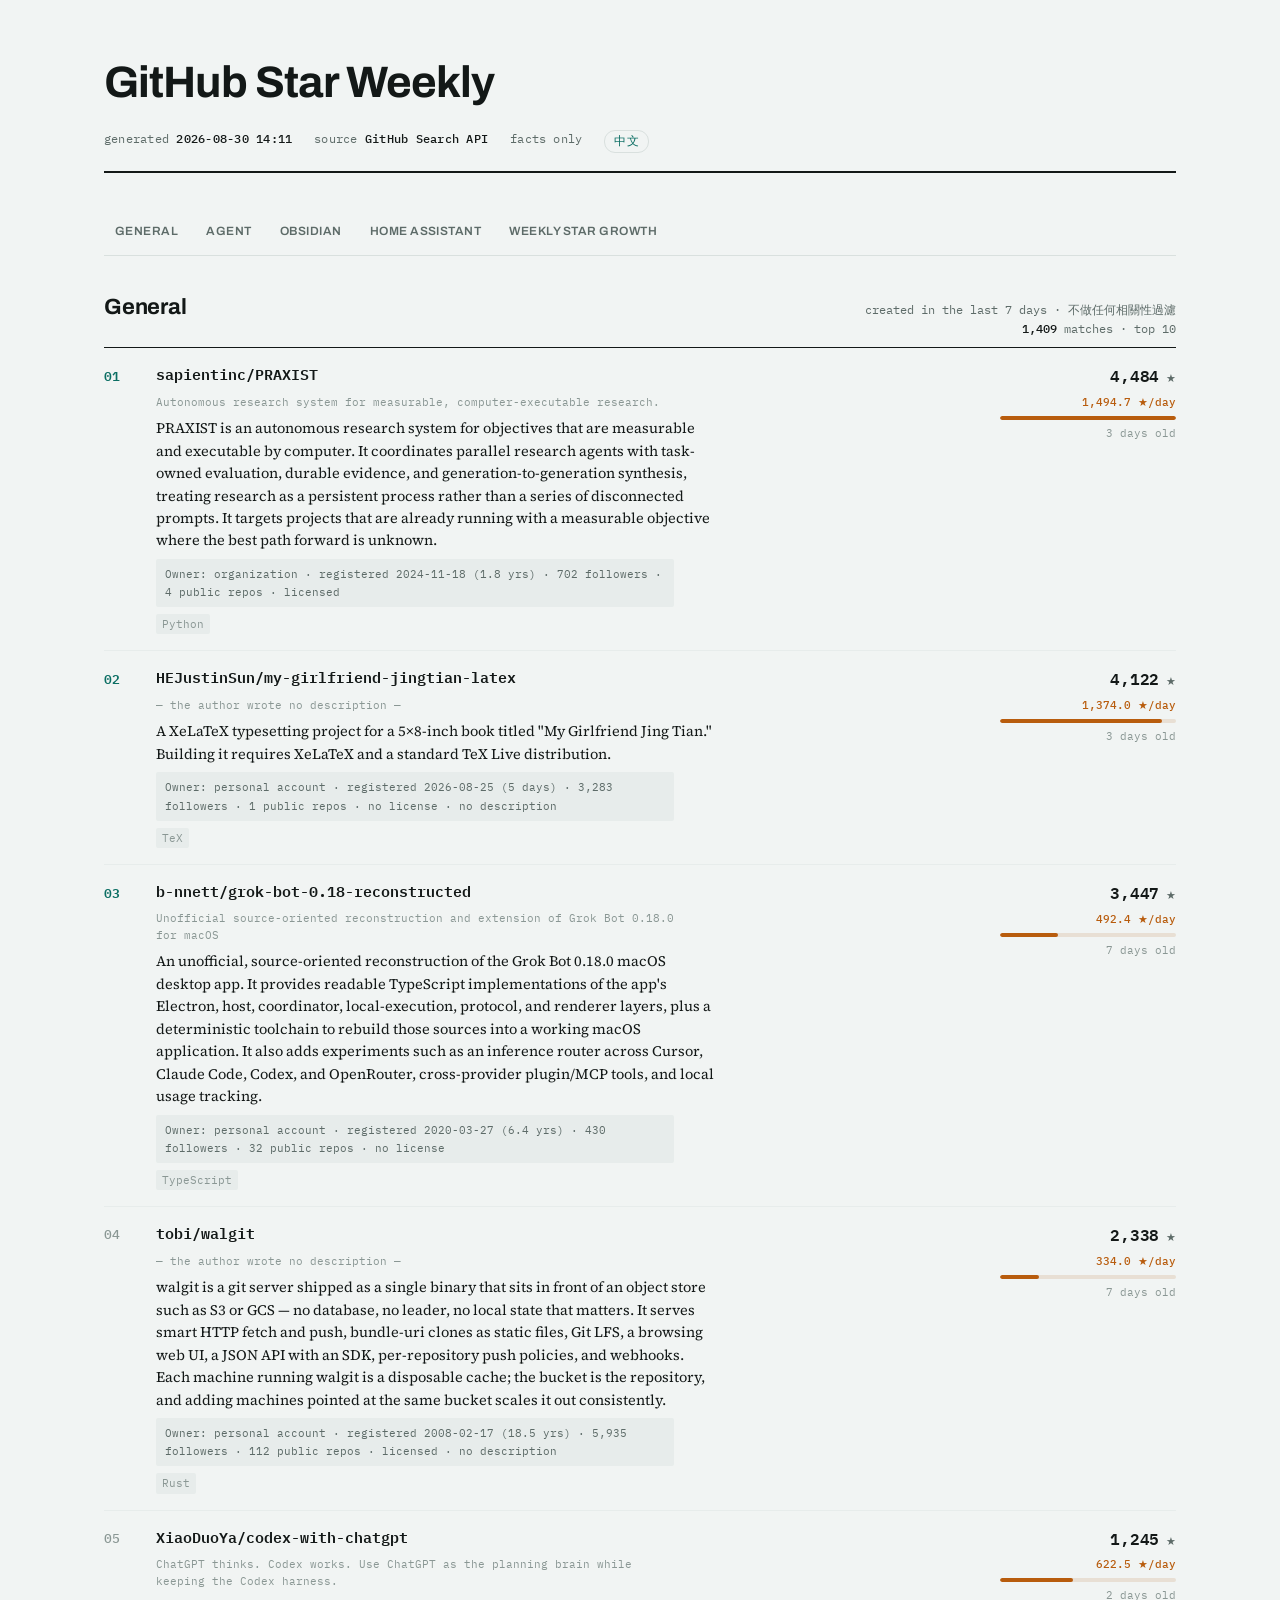
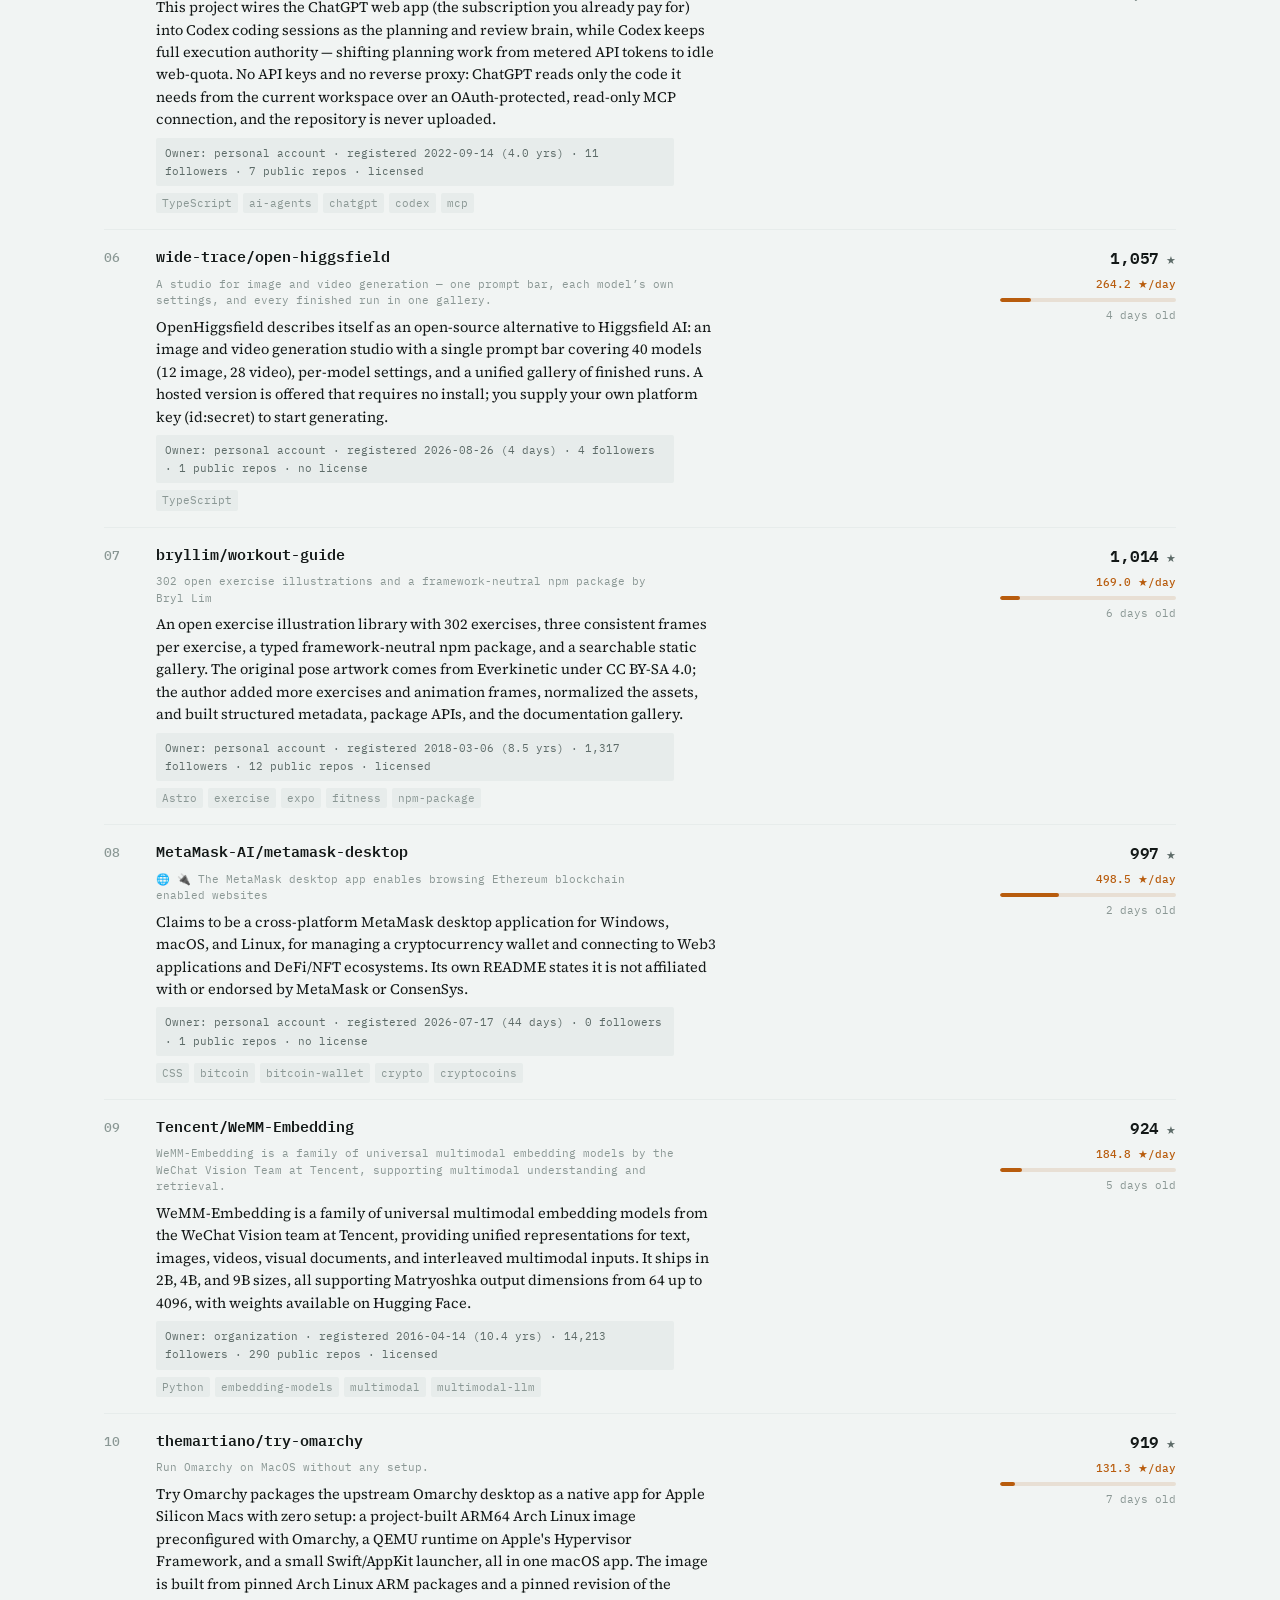
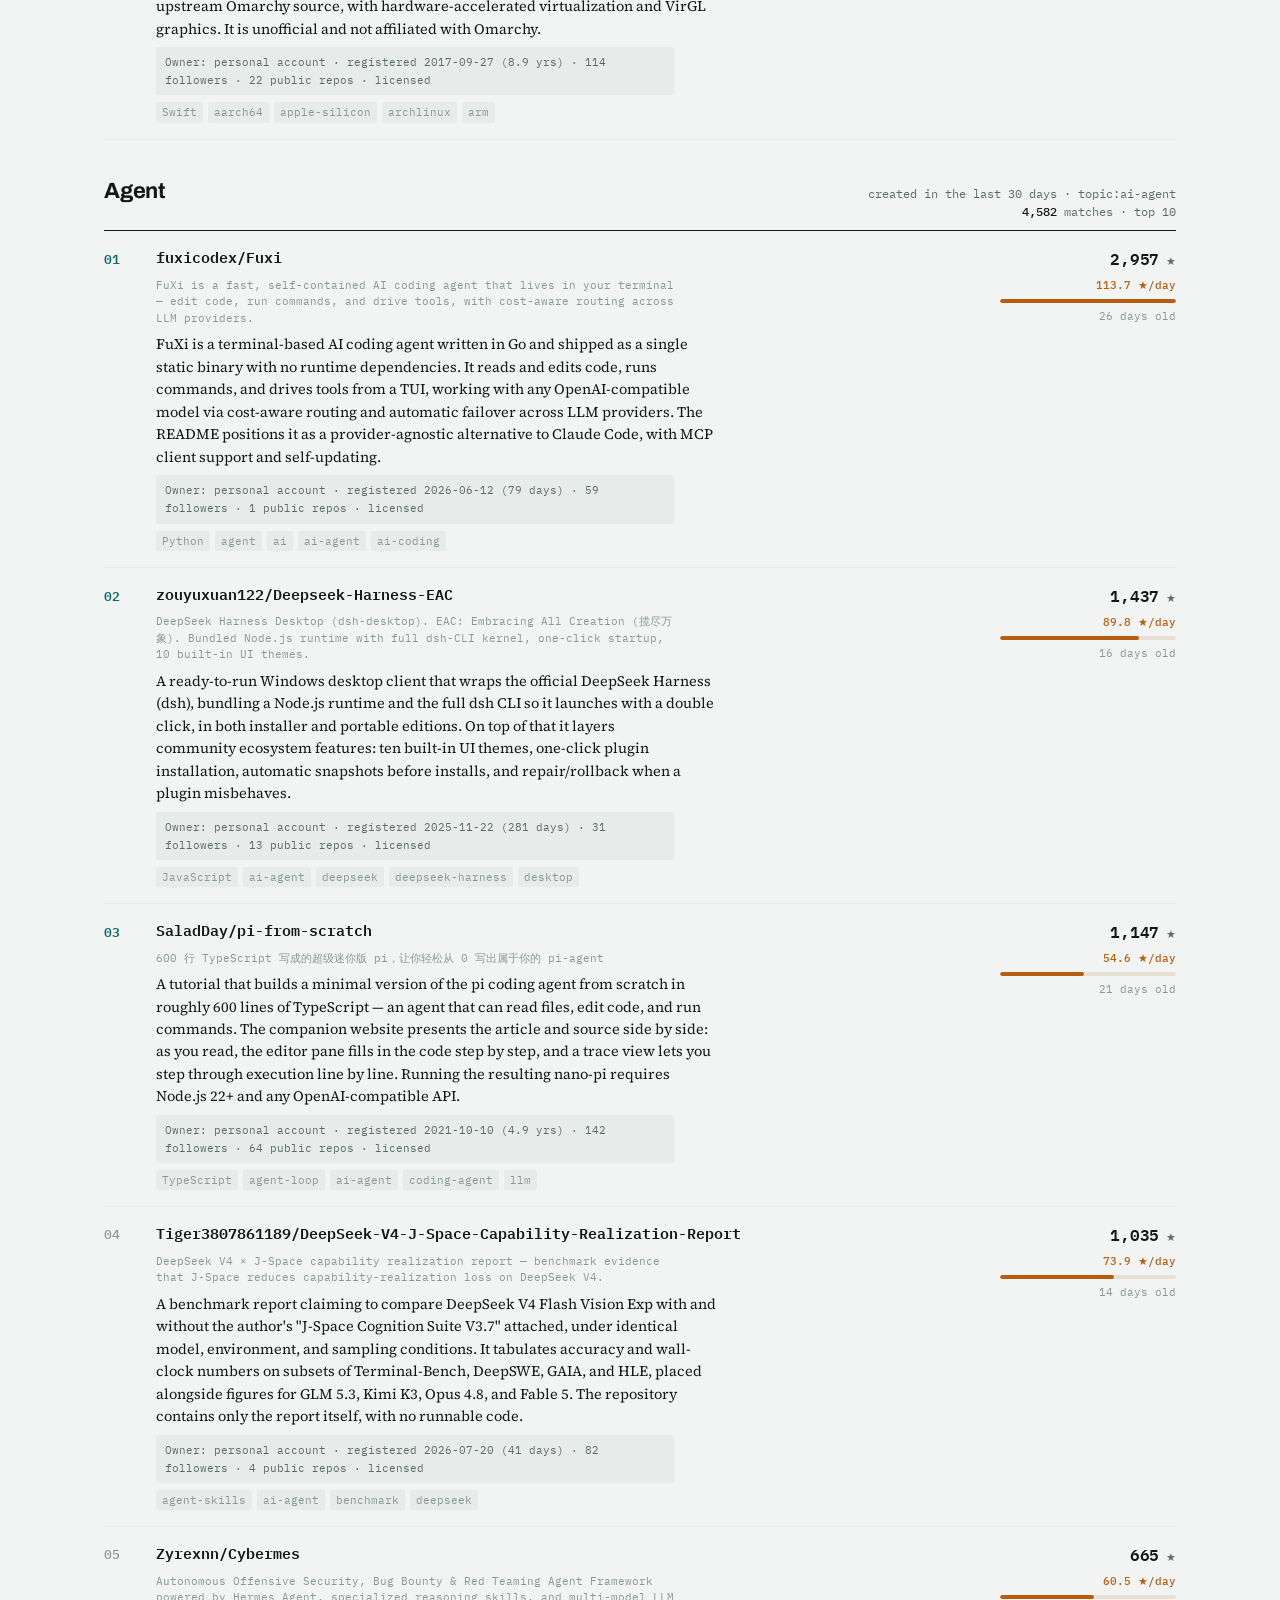
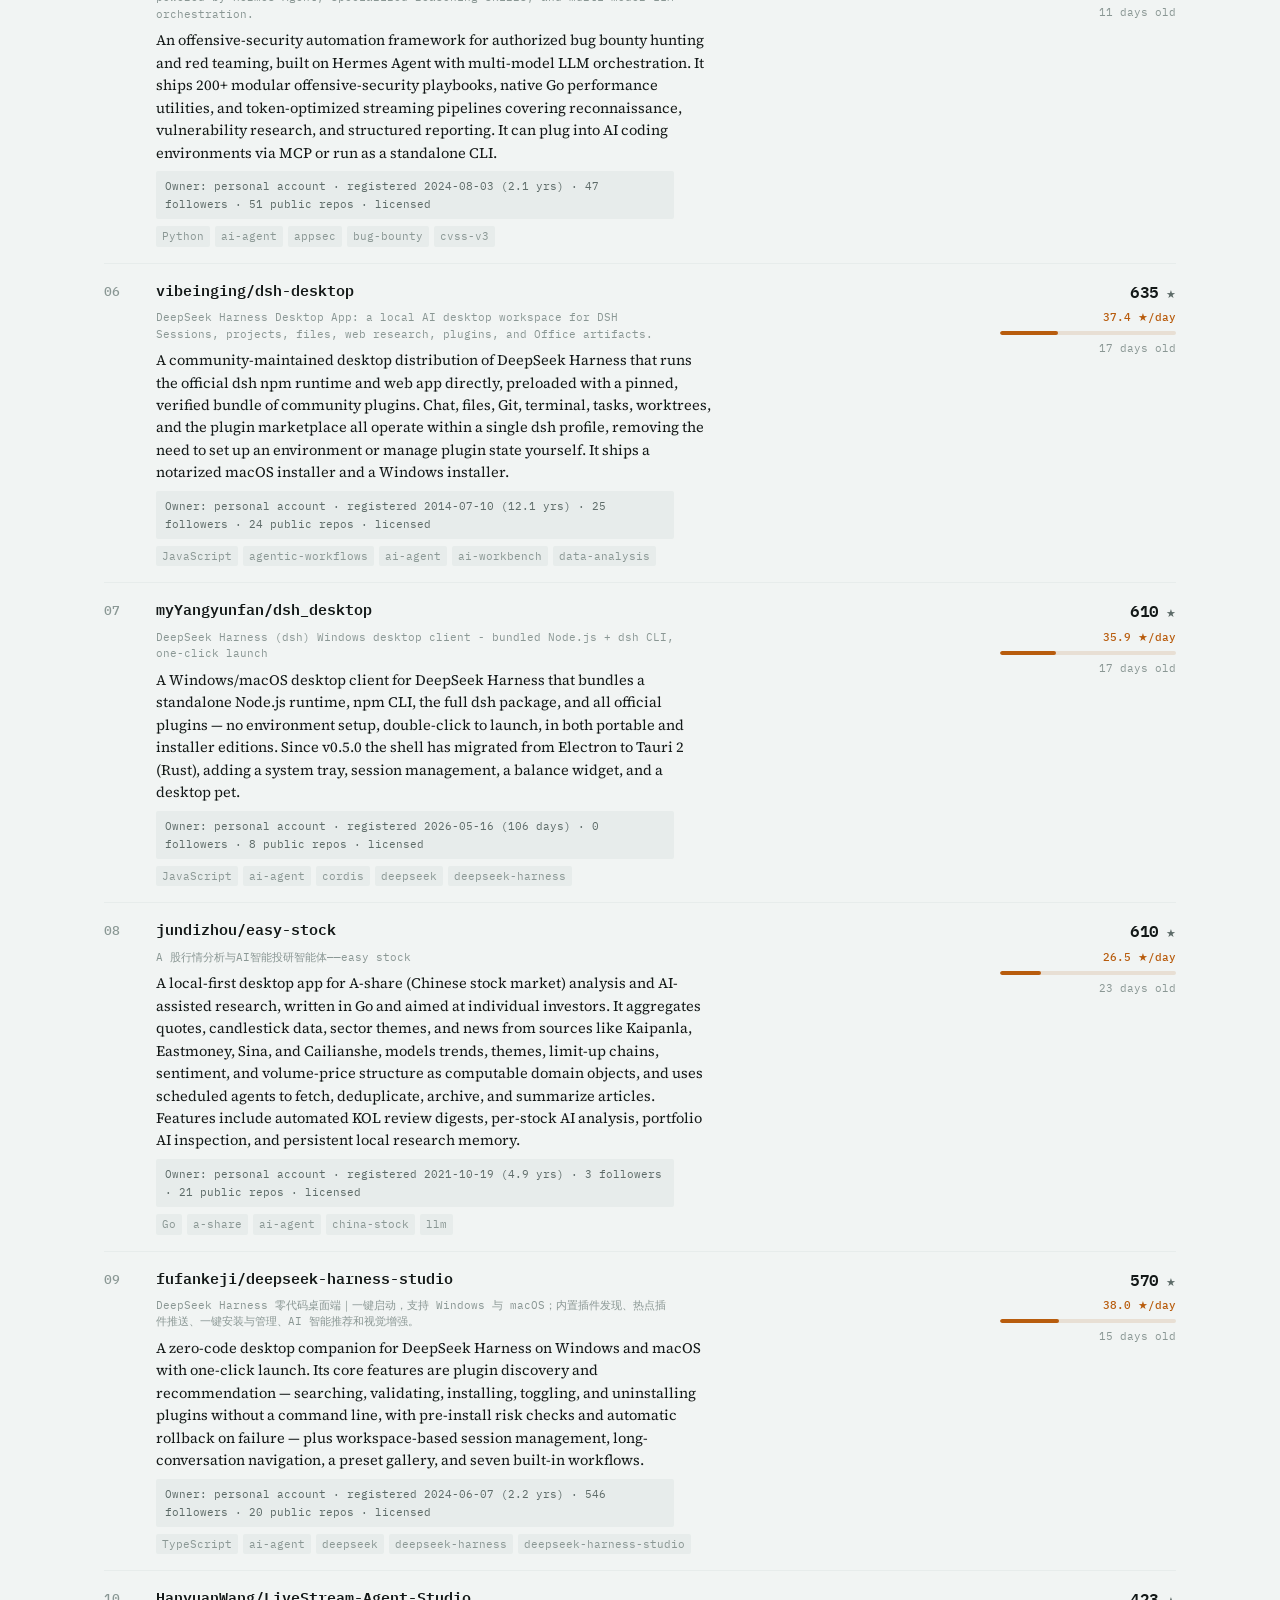
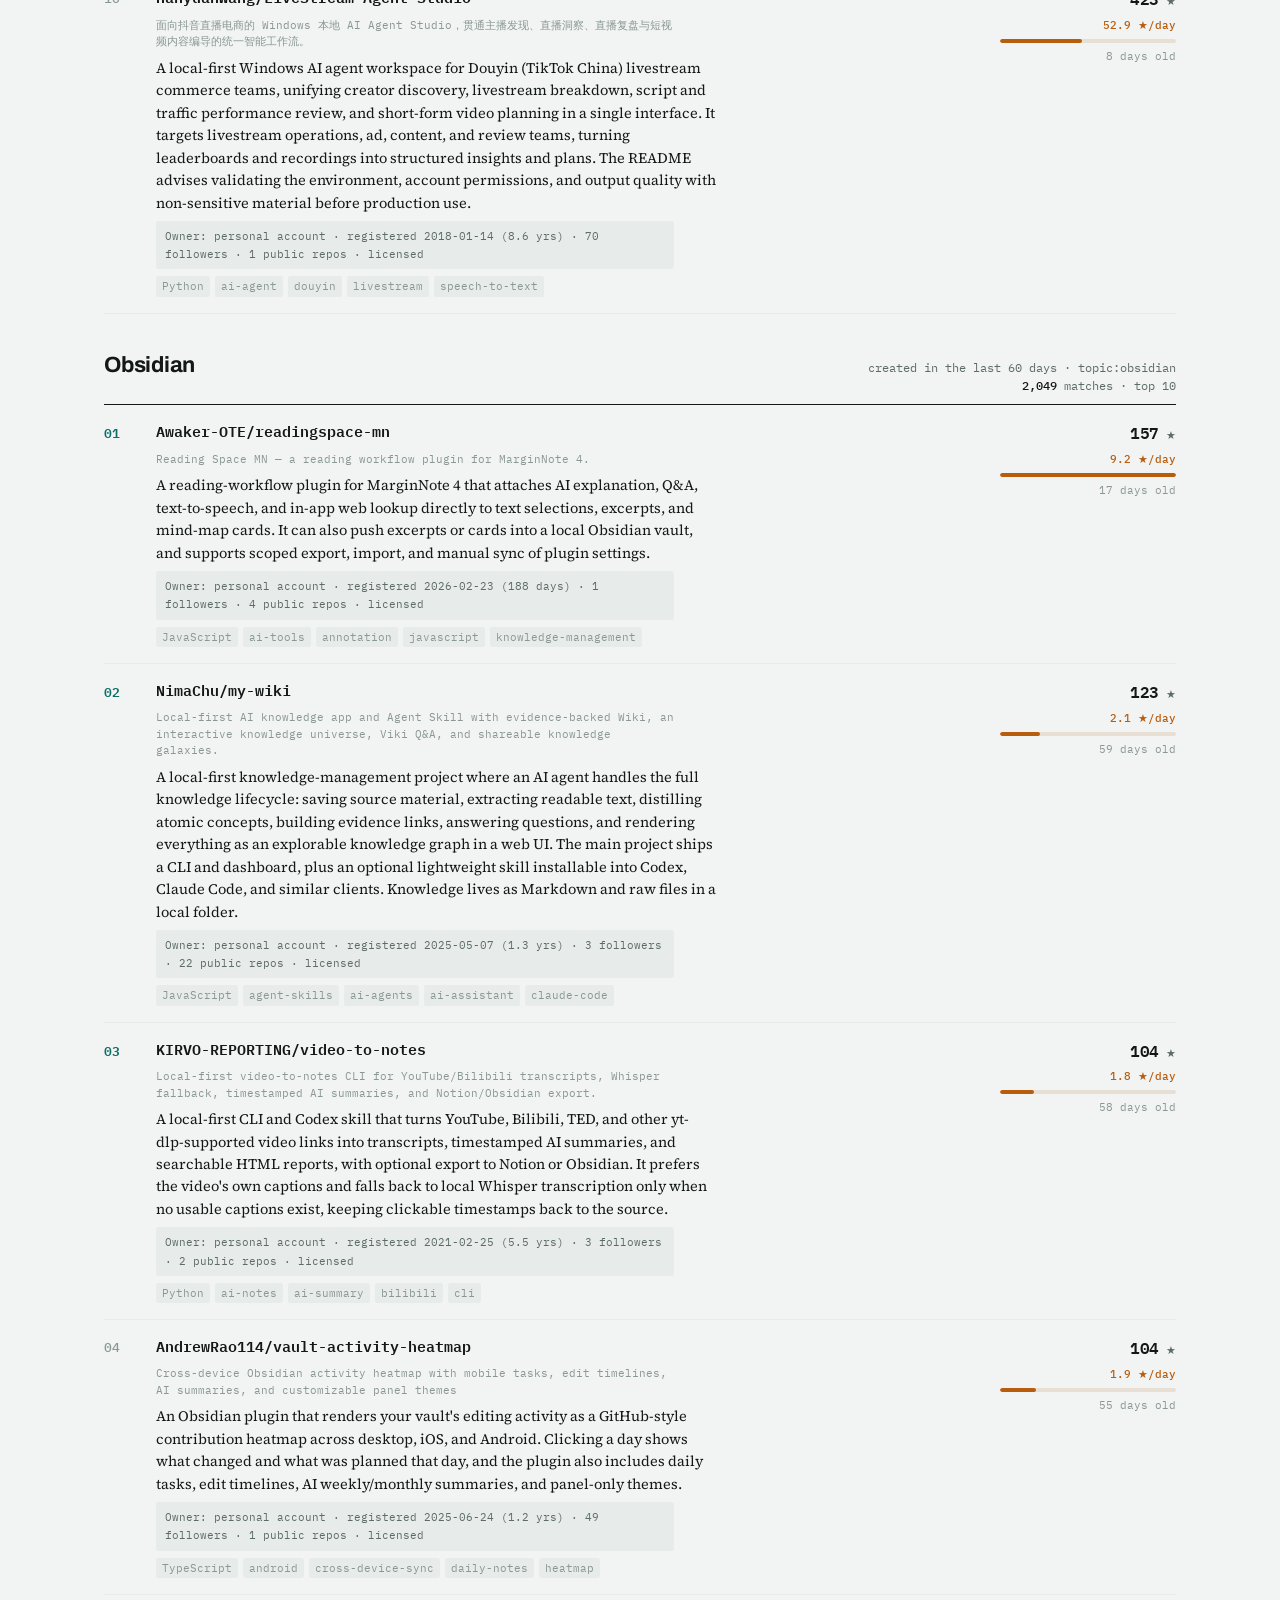
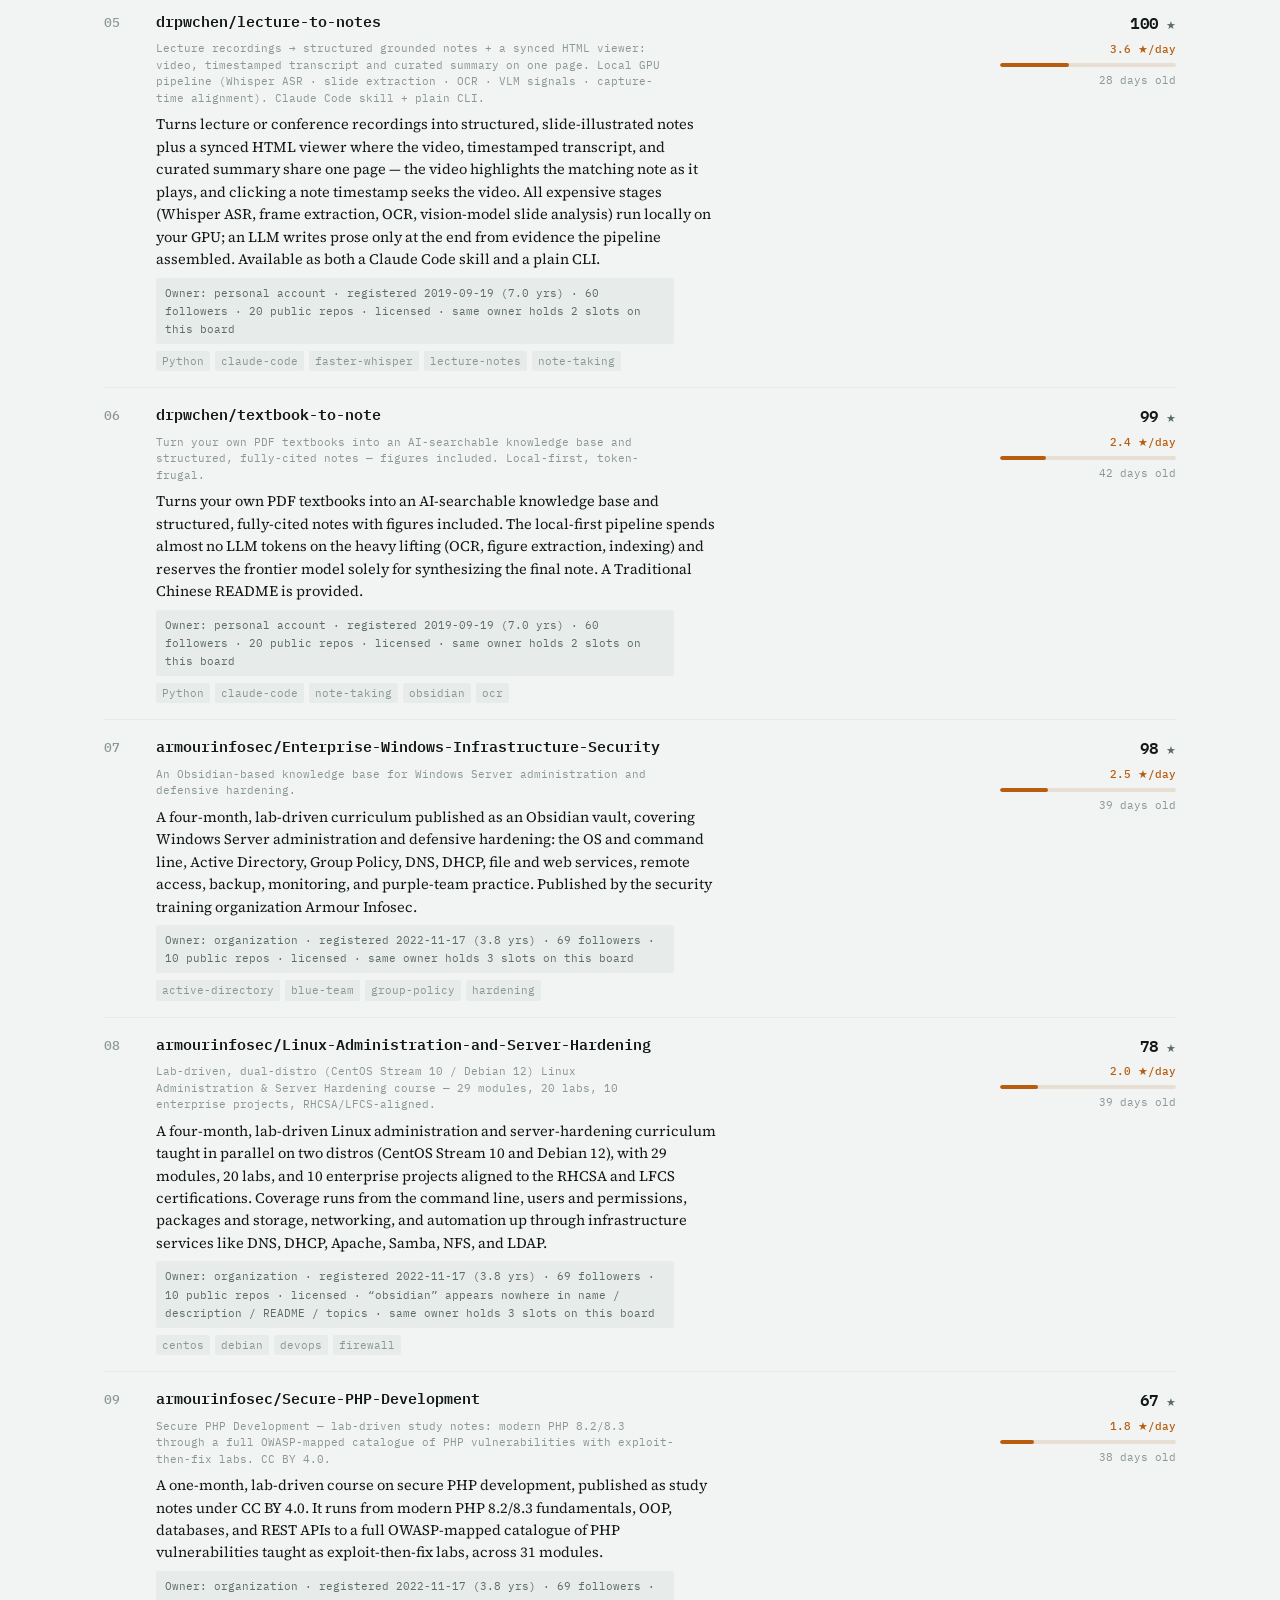
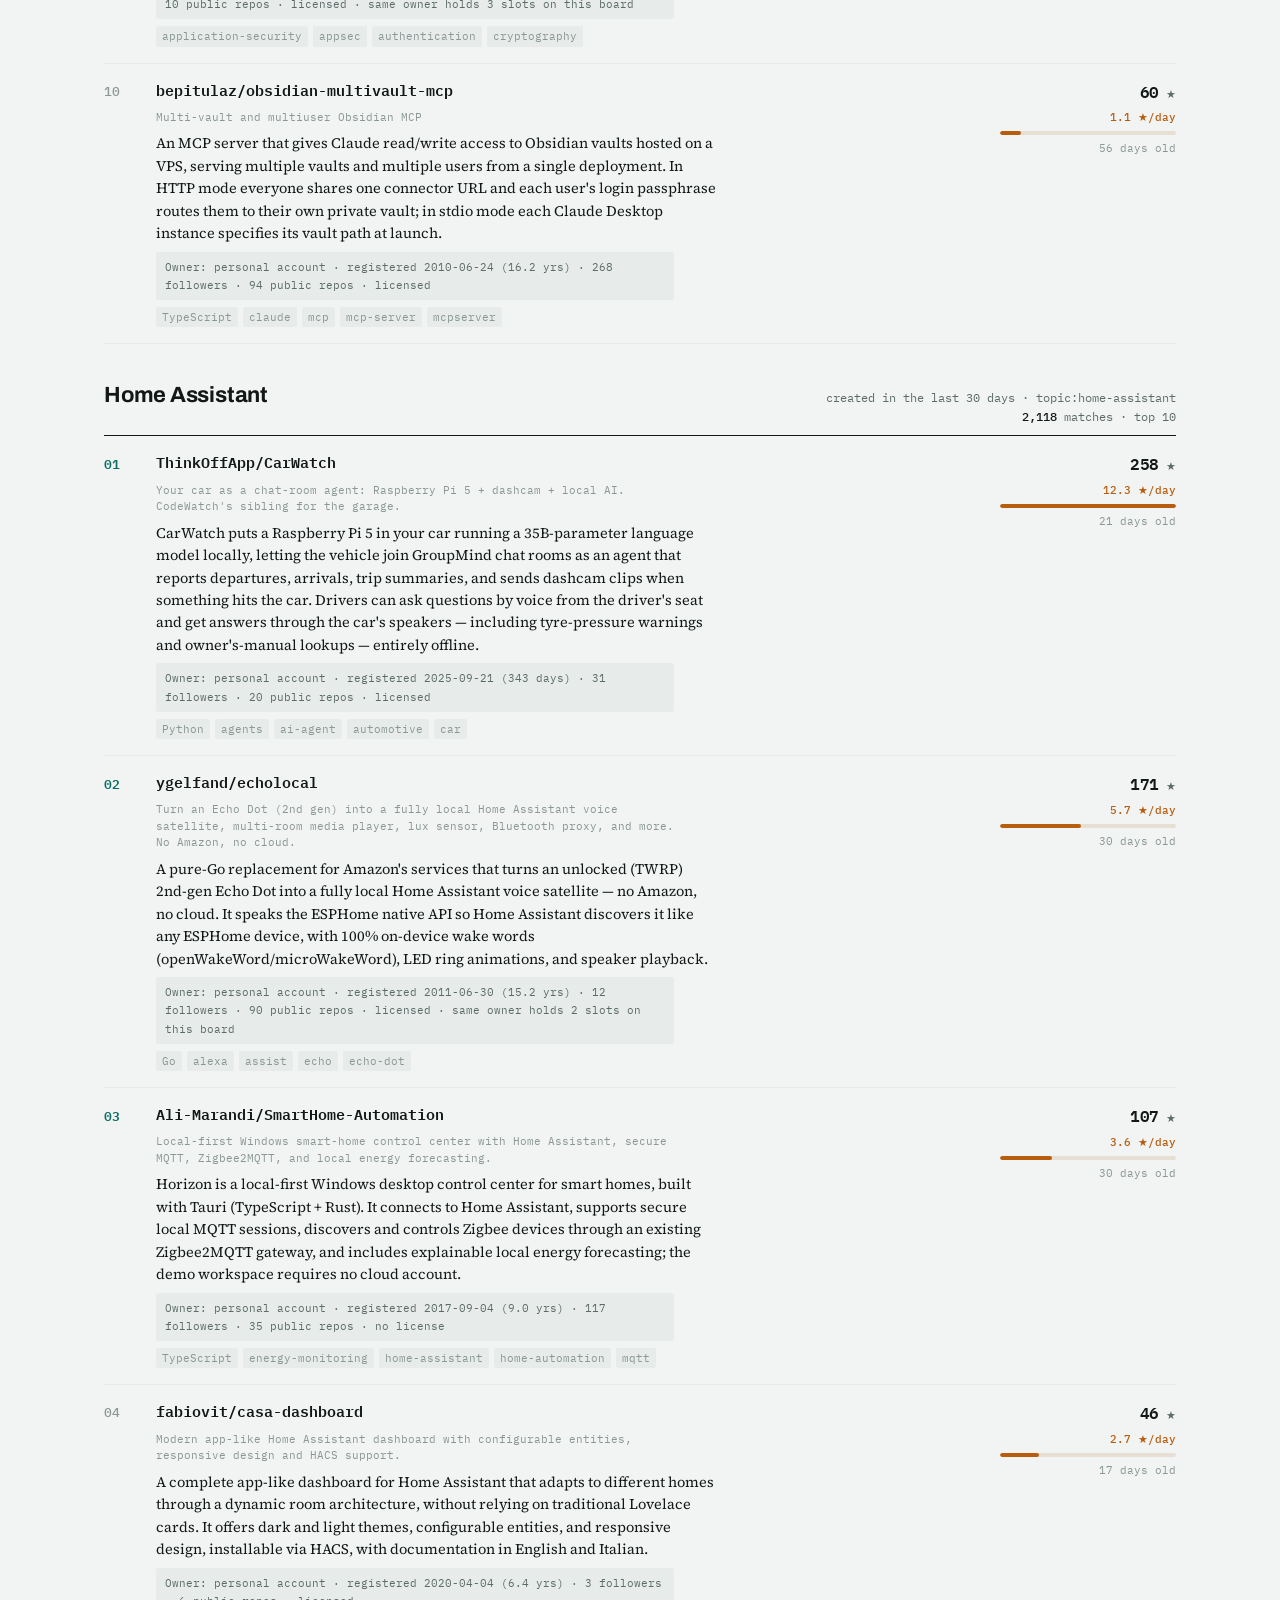
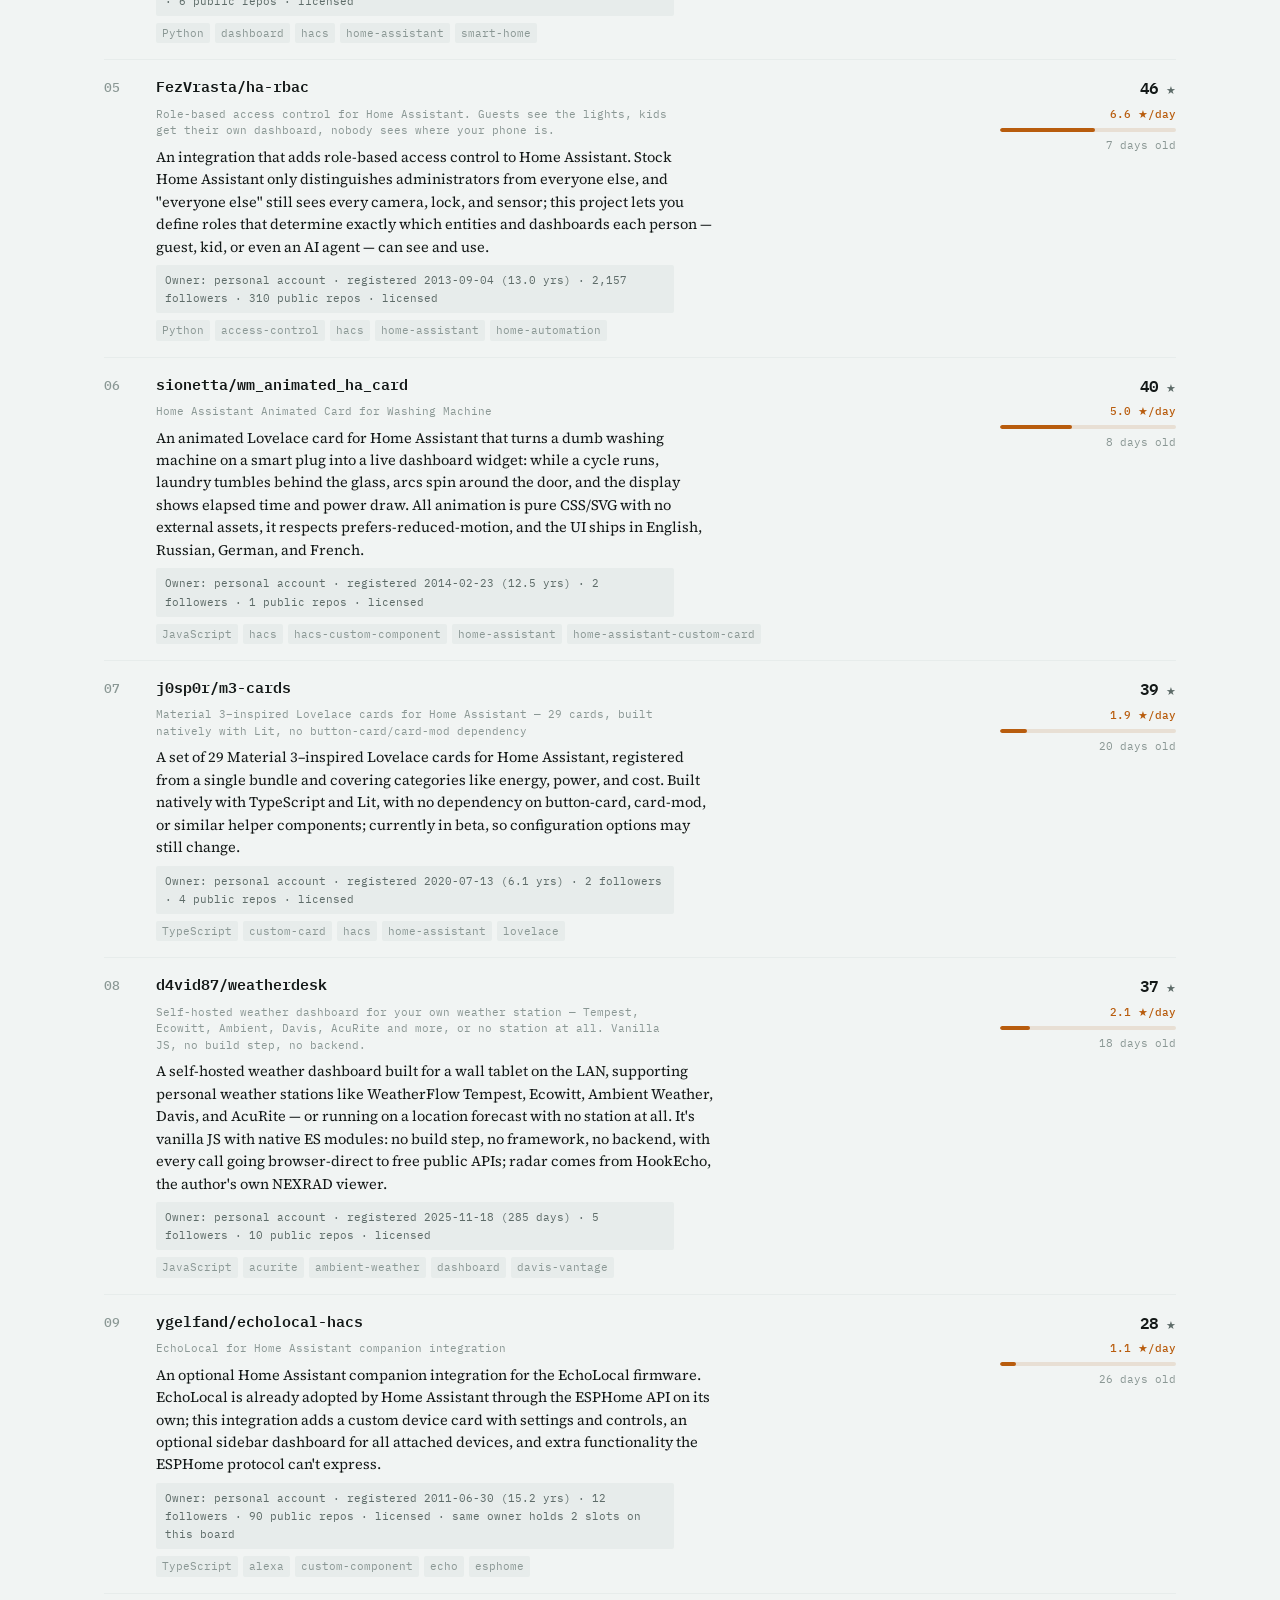
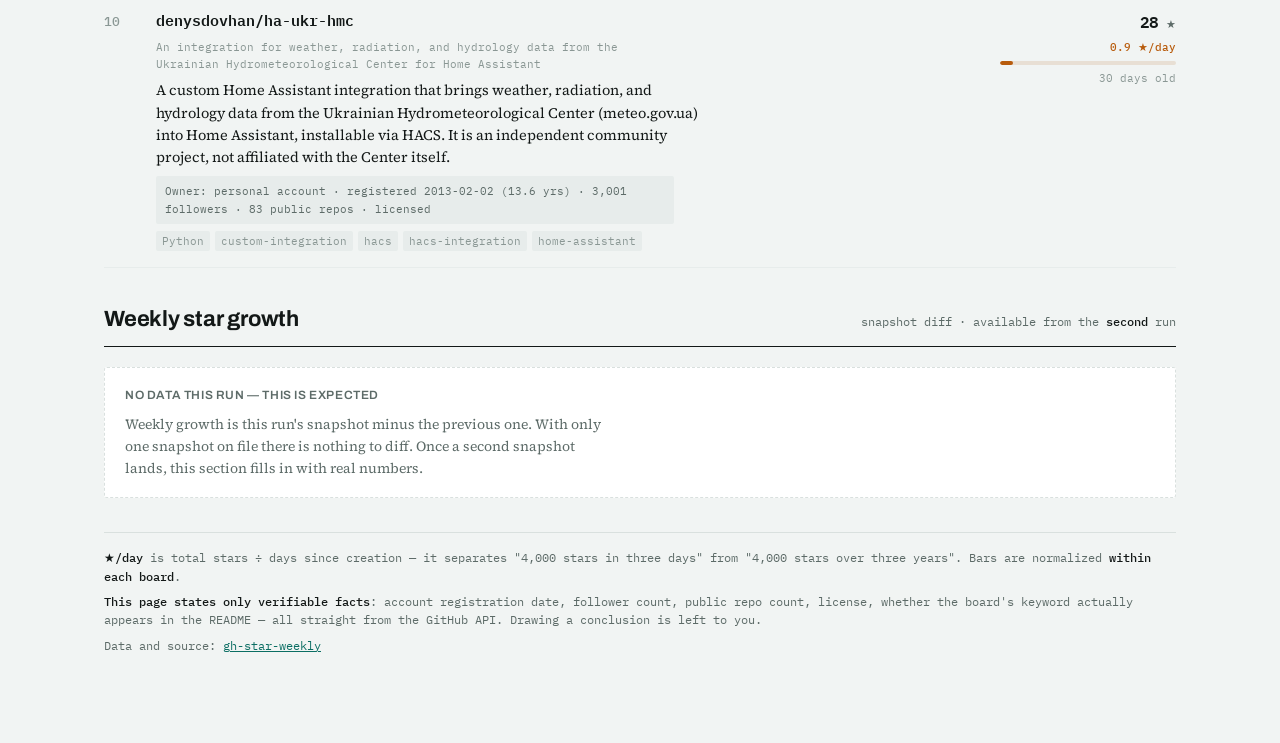
<file: docs/archive/2026-08-30.html>
<!doctype html>
<html lang="en">
<head>
<meta charset="utf-8">
<meta name="viewport" content="width=device-width,initial-scale=1">
<title>GitHub Star Weekly 2026-08-30</title>
<style>
@import url("https://fonts.googleapis.com/css2?family=Archivo:wght@500;600;700&family=Source+Serif+4:opsz,wght@8..60,400;8..60,600&family=IBM+Plex+Mono:wght@400;500;600&display=swap");
:root{
  --ground:#F1F4F3; --surface:#FFFFFF; --ink:#131817; --muted:#5D6B68; --faint:#8A9794;
  --rule:#D9E0DE; --rule-soft:#E7ECEB; --accent:#0B6E63; --accent-soft:#DBEAE7;
  --heat:#B85C0D; --heat-track:#E8DFD4;
  --t-real:#0B6E63;   --t-real-bg:#DBEAE7;
  --t-novelty:#6D3F9E;--t-novelty-bg:#EBE2F5;
  --t-fame:#1F5B9E;   --t-fame-bg:#DEE9F5;
  --t-trend:#9A6207;  --t-trend-bg:#F3E8D3;
  --t-flood:#8A4B22;  --t-flood-bg:#F1E2D8;
  --t-mistag:#5D6B68; --t-mistag-bg:#E4E9E8;
  --t-scam:#A5251C;   --t-scam-bg:#F6DEDC;
  --chip:#E7ECEB;
}
@media (prefers-color-scheme:dark){:root:not([data-theme="light"]){
  --ground:#0E1312; --surface:#161C1B; --ink:#E6EDEB; --muted:#8FA09C; --faint:#6E7D79;
  --rule:#242D2B; --rule-soft:#1C2322; --accent:#4FD1BE; --accent-soft:#12302C;
  --heat:#DE9349; --heat-track:#2B2320;
  --t-real:#4FD1BE;   --t-real-bg:#12302C;
  --t-novelty:#B48BE8;--t-novelty-bg:#251C33;
  --t-fame:#6FA8E0;   --t-fame-bg:#152431;
  --t-trend:#DDA43C;  --t-trend-bg:#2C2415;
  --t-flood:#D08A5B;  --t-flood-bg:#2E2018;
  --t-mistag:#8FA09C; --t-mistag-bg:#1F2725;
  --t-scam:#EE7A70;   --t-scam-bg:#341A18;
  --chip:#1F2725;
}}
:root[data-theme="dark"]{
  --ground:#0E1312; --surface:#161C1B; --ink:#E6EDEB; --muted:#8FA09C; --faint:#6E7D79;
  --rule:#242D2B; --rule-soft:#1C2322; --accent:#4FD1BE; --accent-soft:#12302C;
  --heat:#DE9349; --heat-track:#2B2320;
  --t-real:#4FD1BE;   --t-real-bg:#12302C;
  --t-novelty:#B48BE8;--t-novelty-bg:#251C33;
  --t-fame:#6FA8E0;   --t-fame-bg:#152431;
  --t-trend:#DDA43C;  --t-trend-bg:#2C2415;
  --t-flood:#D08A5B;  --t-flood-bg:#2E2018;
  --t-mistag:#8FA09C; --t-mistag-bg:#1F2725;
  --t-scam:#EE7A70;   --t-scam-bg:#341A18;
  --chip:#1F2725;
}
*{box-sizing:border-box}
body{background:var(--ground);color:var(--ink);
  font-family:"Source Serif 4",Georgia,"Noto Serif CJK TC",serif;line-height:1.55;
  -webkit-font-smoothing:antialiased}
.wrap{max-width:1120px;margin:0 auto;padding:40px 24px 80px;
  display:flex;flex-direction:column;gap:34px}
.mast{display:flex;flex-direction:column;gap:14px;
  border-bottom:2px solid var(--ink);padding-bottom:18px}
.mast h1{font-family:Archivo,system-ui,sans-serif;font-weight:700;
  font-size:clamp(30px,5vw,44px);letter-spacing:-.02em;margin:0;text-wrap:balance}
.mast .meta{display:flex;flex-wrap:wrap;gap:8px 22px;
  font-family:"IBM Plex Mono",ui-monospace,monospace;font-size:12px;
  color:var(--muted);letter-spacing:.02em}
.mast .meta b{color:var(--ink);font-weight:500}
.legend{display:flex;flex-wrap:wrap;gap:6px;margin-top:2px}
nav{position:sticky;top:0;z-index:5;background:var(--ground);
  border-bottom:1px solid var(--rule);padding:10px 0;display:flex;flex-wrap:wrap;gap:6px}
nav a{font-family:Archivo,system-ui,sans-serif;font-size:12px;font-weight:600;
  text-decoration:none;color:var(--muted);padding:5px 11px;border-radius:2px;
  letter-spacing:.04em;text-transform:uppercase}
nav a:hover,nav a:focus-visible{color:var(--accent);background:var(--accent-soft)}
nav a:focus-visible{outline:2px solid var(--accent);outline-offset:1px}
section{display:flex;flex-direction:column}
.sechead{display:flex;align-items:baseline;justify-content:space-between;gap:16px;
  flex-wrap:wrap;padding-bottom:9px;border-bottom:1px solid var(--ink)}
.sechead h2{font-family:Archivo,system-ui,sans-serif;font-weight:700;font-size:22px;
  margin:0;letter-spacing:-.01em}
.sechead .q{font-family:"IBM Plex Mono",monospace;font-size:11.5px;color:var(--muted);
  text-align:right;line-height:1.6}
.sechead .q b{color:var(--ink);font-weight:500}
.verdict{font-size:14px;color:var(--ink);background:var(--surface);
  border-left:3px solid var(--accent);padding:11px 15px;margin:14px 0 4px;
  max-width:78ch;text-wrap:pretty}
.rows{display:flex;flex-direction:column}
.row{display:grid;grid-template-columns:34px minmax(0,1fr) 176px;gap:0 18px;
  align-items:start;padding:16px 0;border-bottom:1px solid var(--rule-soft)}
.rank{font-family:"IBM Plex Mono",monospace;font-size:13px;font-weight:500;
  color:var(--faint);padding-top:2px;font-variant-numeric:tabular-nums}
.row:nth-child(-n+3) .rank{color:var(--accent);font-weight:600}
.repo{min-width:0;display:flex;flex-direction:column;gap:7px}
.titleline{display:flex;flex-wrap:wrap;align-items:center;gap:8px}
.titleline a{font-family:"IBM Plex Mono",monospace;font-size:14.5px;font-weight:600;
  color:var(--ink);text-decoration:none;word-break:break-word}
.titleline a:hover{color:var(--accent);text-decoration:underline}
.titleline a:focus-visible{outline:2px solid var(--accent);outline-offset:2px}
.pill{font-family:Archivo,sans-serif;font-size:10.5px;font-weight:600;
  padding:2.5px 8px;border-radius:11px;letter-spacing:.03em;white-space:nowrap}
.pill.real{color:var(--t-real);background:var(--t-real-bg)}
.pill.novelty{color:var(--t-novelty);background:var(--t-novelty-bg)}
.pill.fame{color:var(--t-fame);background:var(--t-fame-bg)}
.pill.trend{color:var(--t-trend);background:var(--t-trend-bg)}
.pill.flood{color:var(--t-flood);background:var(--t-flood-bg)}
.pill.mistag{color:var(--t-mistag);background:var(--t-mistag-bg)}
.pill.scam{color:var(--t-scam);background:var(--t-scam-bg)}
.origdesc{font-family:"IBM Plex Mono",monospace;font-size:11px;color:var(--faint);
  line-height:1.5;max-width:74ch}
.what{font-size:14.5px;color:var(--ink);max-width:70ch;text-wrap:pretty}
.why{font-size:13.5px;color:var(--muted);max-width:70ch;text-wrap:pretty;
  border-left:3px solid var(--rule);padding-left:12px}
.why.real{border-color:var(--t-real)} .why.novelty{border-color:var(--t-novelty)}
.why.fame{border-color:var(--t-fame)} .why.trend{border-color:var(--t-trend)}
.why.flood{border-color:var(--t-flood)} .why.mistag{border-color:var(--t-mistag)}
.why.scam{border-color:var(--t-scam);background:var(--t-scam-bg);
  padding:9px 12px;color:var(--ink)}
.why b{color:var(--ink);font-weight:600}
.what b{font-weight:600}
.chips{display:flex;flex-wrap:wrap;gap:5px}
.chip{font-family:"IBM Plex Mono",monospace;font-size:10.5px;background:var(--chip);
  color:var(--faint);padding:2px 6px;border-radius:2px}
.data{display:flex;flex-direction:column;gap:5px;align-items:flex-end;
  font-family:"IBM Plex Mono",monospace;font-variant-numeric:tabular-nums}
.stars{font-size:16px;font-weight:600;letter-spacing:-.01em}
.stars span{font-size:11px;font-weight:400;color:var(--muted)}
.vel{font-size:11px;color:var(--heat);font-weight:500}
.bar{width:100%;height:4px;background:var(--heat-track);border-radius:2px;overflow:hidden}
.bar i{display:block;height:100%;background:var(--heat);border-radius:2px}
.age{font-size:10.5px;color:var(--faint)}
.pending{margin-top:20px;border:1px dashed var(--rule);border-radius:3px;
  background:var(--surface);padding:18px 20px;display:flex;flex-direction:column;gap:10px}
.pending h3{font-family:Archivo,sans-serif;font-size:12px;font-weight:600;margin:0;
  letter-spacing:.05em;text-transform:uppercase;color:var(--muted)}
.pending p{margin:0;font-size:14px;color:var(--muted);max-width:70ch}
.ghost{display:grid;grid-template-columns:34px minmax(0,1fr) 96px 96px;gap:0 16px;
  font-family:"IBM Plex Mono",monospace;font-size:12px;color:var(--muted);opacity:.55;
  padding:7px 0;border-bottom:1px solid var(--rule-soft);font-variant-numeric:tabular-nums}
.ghost.head{opacity:.9;font-weight:600;color:var(--ink);border-bottom:1px solid var(--rule);
  font-size:10.5px;text-transform:uppercase;letter-spacing:.05em}
.ghost .num{text-align:right}
.ghost .pos{color:var(--t-real)}
.skel{background:currentColor;opacity:.16;height:9px;border-radius:2px;display:block}
footer{border-top:1px solid var(--rule);padding-top:16px;font-family:"IBM Plex Mono",monospace;
  font-size:11.5px;color:var(--muted);display:flex;flex-direction:column;gap:7px;line-height:1.6}
footer b{color:var(--ink);font-weight:500}
@media(max-width:680px){
  nav{flex-wrap:nowrap;overflow-x:auto;-webkit-overflow-scrolling:touch;
      scrollbar-width:none}
  nav::-webkit-scrollbar{display:none}
  nav a{flex:0 0 auto}
  .row{grid-template-columns:26px minmax(0,1fr);gap:0 10px}
  .data{grid-column:2;align-items:flex-start;margin-top:10px}
  .bar{max-width:200px}
  .ghost{grid-template-columns:26px minmax(0,1fr) 70px 70px}
}
@media(prefers-reduced-motion:reduce){*{transition:none!important;animation:none!important}}
/* ---- 事實層（公開版的主角） ---- */
.facts{font-family:"IBM Plex Mono",ui-monospace,monospace;font-size:11px;
  color:var(--muted);line-height:1.65;background:var(--chip);
  padding:6px 9px;border-radius:2px;max-width:74ch}
/* ---- 成長榜表格 ---- */
.gsub{font-family:Archivo,system-ui,sans-serif;font-size:14px;font-weight:600;
  margin:22px 0 8px;color:var(--ink)}
.tablewrap{overflow-x:auto}
table{border-collapse:collapse;width:100%;min-width:520px;
  font-family:"IBM Plex Mono",ui-monospace,monospace;font-size:12.5px;
  font-variant-numeric:tabular-nums}
th{text-align:left;font-size:10.5px;letter-spacing:.05em;text-transform:uppercase;
  color:var(--muted);font-weight:600;padding:7px 10px;
  border-bottom:1px solid var(--rule)}
td{padding:8px 10px;border-bottom:1px solid var(--rule-soft)}
td.r{color:var(--faint);width:34px}
td.n a{color:var(--ink);text-decoration:none}
td.n a:hover{color:var(--accent);text-decoration:underline}
th.num,td.num{text-align:right}
td.up{color:var(--t-real);font-weight:600}
footer a{color:var(--accent)}
.mast .meta a.lang{color:var(--accent);text-decoration:none;font-weight:500;
  border:1px solid var(--rule);padding:1px 9px;border-radius:11px}
.mast .meta a.lang:hover{background:var(--accent-soft)}
.mast .meta a.lang:focus-visible{outline:2px solid var(--accent);outline-offset:2px}

</style>
</head>
<body>
<div class="wrap">
  <header class="mast">
    <h1>GitHub Star Weekly</h1>
    <div class="meta">
      <span>generated <b>2026-08-30 14:11</b></span>
      <span>source <b>GitHub Search API</b></span>
      <span>facts only</span>
      <a class="lang" href="/gh-star-weekly/zh/">中文</a>
    </div>
    
  </header>
  <nav><a href="#misc">General</a><a href="#agent">Agent</a><a href="#obsidian">Obsidian</a><a href="#ha">Home Assistant</a><a href="#growth">Weekly star growth</a></nav>
  <section id="misc">
    <div class="sechead"><h2>General</h2>
      <div class="q">created in the last 7 days · 不做任何相關性過濾<br>
        <b>1,409</b> matches · top 10</div>
    </div>
    <div class="rows">
      <div class="row">
        <div class="rank">01</div>
        <div class="repo">
          <div class="titleline">
            <a href="https://github.com/sapientinc/PRAXIST" target="_blank" rel="noopener">sapientinc/PRAXIST</a>
            
          </div>
          <div class="origdesc">Autonomous research system for measurable, computer-executable research.</div>
          <div class="what">PRAXIST is an autonomous research system for objectives that are measurable and executable by computer. It coordinates parallel research agents with task-owned evaluation, durable evidence, and generation-to-generation synthesis, treating research as a persistent process rather than a series of disconnected prompts. It targets projects that are already running with a measurable objective where the best path forward is unknown.</div>
          
          <div class="facts">Owner: organization · registered 2024-11-18 (1.8 yrs) · 702 followers · 4 public repos · licensed</div>
          <div class="chips"><span class="chip">Python</span></div>
        </div>
        <div class="data">
          <div class="stars">4,484<span> ★</span></div>
          <div class="vel">1,494.7 ★/day</div>
          <div class="bar"><i style="width:100.0%"></i></div>
          <div class="age">3 days old</div>
        </div>
      </div>
      <div class="row">
        <div class="rank">02</div>
        <div class="repo">
          <div class="titleline">
            <a href="https://github.com/HEJustinSun/my-girlfriend-jingtian-latex" target="_blank" rel="noopener">HEJustinSun/my-girlfriend-jingtian-latex</a>
            
          </div>
          <div class="origdesc">— the author wrote no description —</div>
          <div class="what">A XeLaTeX typesetting project for a 5×8-inch book titled &quot;My Girlfriend Jing Tian.&quot; Building it requires XeLaTeX and a standard TeX Live distribution.</div>
          
          <div class="facts">Owner: personal account · registered 2026-08-25 (5 days) · 3,283 followers · 1 public repos · no license · no description</div>
          <div class="chips"><span class="chip">TeX</span></div>
        </div>
        <div class="data">
          <div class="stars">4,122<span> ★</span></div>
          <div class="vel">1,374.0 ★/day</div>
          <div class="bar"><i style="width:91.9%"></i></div>
          <div class="age">3 days old</div>
        </div>
      </div>
      <div class="row">
        <div class="rank">03</div>
        <div class="repo">
          <div class="titleline">
            <a href="https://github.com/b-nnett/grok-bot-0.18-reconstructed" target="_blank" rel="noopener">b-nnett/grok-bot-0.18-reconstructed</a>
            
          </div>
          <div class="origdesc">Unofficial source-oriented reconstruction and extension of Grok Bot 0.18.0 for macOS</div>
          <div class="what">An unofficial, source-oriented reconstruction of the Grok Bot 0.18.0 macOS desktop app. It provides readable TypeScript implementations of the app&#x27;s Electron, host, coordinator, local-execution, protocol, and renderer layers, plus a deterministic toolchain to rebuild those sources into a working macOS application. It also adds experiments such as an inference router across Cursor, Claude Code, Codex, and OpenRouter, cross-provider plugin/MCP tools, and local usage tracking.</div>
          
          <div class="facts">Owner: personal account · registered 2020-03-27 (6.4 yrs) · 430 followers · 32 public repos · no license</div>
          <div class="chips"><span class="chip">TypeScript</span></div>
        </div>
        <div class="data">
          <div class="stars">3,447<span> ★</span></div>
          <div class="vel">492.4 ★/day</div>
          <div class="bar"><i style="width:32.9%"></i></div>
          <div class="age">7 days old</div>
        </div>
      </div>
      <div class="row">
        <div class="rank">04</div>
        <div class="repo">
          <div class="titleline">
            <a href="https://github.com/tobi/walgit" target="_blank" rel="noopener">tobi/walgit</a>
            
          </div>
          <div class="origdesc">— the author wrote no description —</div>
          <div class="what">walgit is a git server shipped as a single binary that sits in front of an object store such as S3 or GCS — no database, no leader, no local state that matters. It serves smart HTTP fetch and push, bundle-uri clones as static files, Git LFS, a browsing web UI, a JSON API with an SDK, per-repository push policies, and webhooks. Each machine running walgit is a disposable cache; the bucket is the repository, and adding machines pointed at the same bucket scales it out consistently.</div>
          
          <div class="facts">Owner: personal account · registered 2008-02-17 (18.5 yrs) · 5,935 followers · 112 public repos · licensed · no description</div>
          <div class="chips"><span class="chip">Rust</span></div>
        </div>
        <div class="data">
          <div class="stars">2,338<span> ★</span></div>
          <div class="vel">334.0 ★/day</div>
          <div class="bar"><i style="width:22.3%"></i></div>
          <div class="age">7 days old</div>
        </div>
      </div>
      <div class="row">
        <div class="rank">05</div>
        <div class="repo">
          <div class="titleline">
            <a href="https://github.com/XiaoDuoYa/codex-with-chatgpt" target="_blank" rel="noopener">XiaoDuoYa/codex-with-chatgpt</a>
            
          </div>
          <div class="origdesc">ChatGPT thinks. Codex works. Use ChatGPT as the planning brain while keeping the Codex harness.</div>
          <div class="what">This project wires the ChatGPT web app (the subscription you already pay for) into Codex coding sessions as the planning and review brain, while Codex keeps full execution authority — shifting planning work from metered API tokens to idle web-quota. No API keys and no reverse proxy: ChatGPT reads only the code it needs from the current workspace over an OAuth-protected, read-only MCP connection, and the repository is never uploaded.</div>
          
          <div class="facts">Owner: personal account · registered 2022-09-14 (4.0 yrs) · 11 followers · 7 public repos · licensed</div>
          <div class="chips"><span class="chip">TypeScript</span><span class="chip">ai-agents</span><span class="chip">chatgpt</span><span class="chip">codex</span><span class="chip">mcp</span></div>
        </div>
        <div class="data">
          <div class="stars">1,245<span> ★</span></div>
          <div class="vel">622.5 ★/day</div>
          <div class="bar"><i style="width:41.6%"></i></div>
          <div class="age">2 days old</div>
        </div>
      </div>
      <div class="row">
        <div class="rank">06</div>
        <div class="repo">
          <div class="titleline">
            <a href="https://github.com/wide-trace/open-higgsfield" target="_blank" rel="noopener">wide-trace/open-higgsfield</a>
            
          </div>
          <div class="origdesc">A studio for image and video generation — one prompt bar, each model’s own settings, and every finished run in one gallery.</div>
          <div class="what">OpenHiggsfield describes itself as an open-source alternative to Higgsfield AI: an image and video generation studio with a single prompt bar covering 40 models (12 image, 28 video), per-model settings, and a unified gallery of finished runs. A hosted version is offered that requires no install; you supply your own platform key (id:secret) to start generating.</div>
          
          <div class="facts">Owner: personal account · registered 2026-08-26 (4 days) · 4 followers · 1 public repos · no license</div>
          <div class="chips"><span class="chip">TypeScript</span></div>
        </div>
        <div class="data">
          <div class="stars">1,057<span> ★</span></div>
          <div class="vel">264.2 ★/day</div>
          <div class="bar"><i style="width:17.7%"></i></div>
          <div class="age">4 days old</div>
        </div>
      </div>
      <div class="row">
        <div class="rank">07</div>
        <div class="repo">
          <div class="titleline">
            <a href="https://github.com/bryllim/workout-guide" target="_blank" rel="noopener">bryllim/workout-guide</a>
            
          </div>
          <div class="origdesc">302 open exercise illustrations and a framework-neutral npm package by Bryl Lim</div>
          <div class="what">An open exercise illustration library with 302 exercises, three consistent frames per exercise, a typed framework-neutral npm package, and a searchable static gallery. The original pose artwork comes from Everkinetic under CC BY-SA 4.0; the author added more exercises and animation frames, normalized the assets, and built structured metadata, package APIs, and the documentation gallery.</div>
          
          <div class="facts">Owner: personal account · registered 2018-03-06 (8.5 yrs) · 1,317 followers · 12 public repos · licensed</div>
          <div class="chips"><span class="chip">Astro</span><span class="chip">exercise</span><span class="chip">expo</span><span class="chip">fitness</span><span class="chip">npm-package</span></div>
        </div>
        <div class="data">
          <div class="stars">1,014<span> ★</span></div>
          <div class="vel">169.0 ★/day</div>
          <div class="bar"><i style="width:11.3%"></i></div>
          <div class="age">6 days old</div>
        </div>
      </div>
      <div class="row">
        <div class="rank">08</div>
        <div class="repo">
          <div class="titleline">
            <a href="https://github.com/MetaMask-AI/metamask-desktop" target="_blank" rel="noopener">MetaMask-AI/metamask-desktop</a>
            
          </div>
          <div class="origdesc">🌐 🔌 The MetaMask desktop app enables browsing Ethereum blockchain enabled websites</div>
          <div class="what">Claims to be a cross-platform MetaMask desktop application for Windows, macOS, and Linux, for managing a cryptocurrency wallet and connecting to Web3 applications and DeFi/NFT ecosystems. Its own README states it is not affiliated with or endorsed by MetaMask or ConsenSys.</div>
          
          <div class="facts">Owner: personal account · registered 2026-07-17 (44 days) · 0 followers · 1 public repos · no license</div>
          <div class="chips"><span class="chip">CSS</span><span class="chip">bitcoin</span><span class="chip">bitcoin-wallet</span><span class="chip">crypto</span><span class="chip">cryptocoins</span></div>
        </div>
        <div class="data">
          <div class="stars">997<span> ★</span></div>
          <div class="vel">498.5 ★/day</div>
          <div class="bar"><i style="width:33.4%"></i></div>
          <div class="age">2 days old</div>
        </div>
      </div>
      <div class="row">
        <div class="rank">09</div>
        <div class="repo">
          <div class="titleline">
            <a href="https://github.com/Tencent/WeMM-Embedding" target="_blank" rel="noopener">Tencent/WeMM-Embedding</a>
            
          </div>
          <div class="origdesc">WeMM-Embedding is a family of universal multimodal embedding models by the WeChat Vision Team at Tencent, supporting multimodal understanding and retrieval.</div>
          <div class="what">WeMM-Embedding is a family of universal multimodal embedding models from the WeChat Vision team at Tencent, providing unified representations for text, images, videos, visual documents, and interleaved multimodal inputs. It ships in 2B, 4B, and 9B sizes, all supporting Matryoshka output dimensions from 64 up to 4096, with weights available on Hugging Face.</div>
          
          <div class="facts">Owner: organization · registered 2016-04-14 (10.4 yrs) · 14,213 followers · 290 public repos · licensed</div>
          <div class="chips"><span class="chip">Python</span><span class="chip">embedding-models</span><span class="chip">multimodal</span><span class="chip">multimodal-llm</span></div>
        </div>
        <div class="data">
          <div class="stars">924<span> ★</span></div>
          <div class="vel">184.8 ★/day</div>
          <div class="bar"><i style="width:12.4%"></i></div>
          <div class="age">5 days old</div>
        </div>
      </div>
      <div class="row">
        <div class="rank">10</div>
        <div class="repo">
          <div class="titleline">
            <a href="https://github.com/themartiano/try-omarchy" target="_blank" rel="noopener">themartiano/try-omarchy</a>
            
          </div>
          <div class="origdesc">Run Omarchy on MacOS without any setup.</div>
          <div class="what">Try Omarchy packages the upstream Omarchy desktop as a native app for Apple Silicon Macs with zero setup: a project-built ARM64 Arch Linux image preconfigured with Omarchy, a QEMU runtime on Apple&#x27;s Hypervisor Framework, and a small Swift/AppKit launcher, all in one macOS app. The image is built from pinned Arch Linux ARM packages and a pinned revision of the upstream Omarchy source, with hardware-accelerated virtualization and VirGL graphics. It is unofficial and not affiliated with Omarchy.</div>
          
          <div class="facts">Owner: personal account · registered 2017-09-27 (8.9 yrs) · 114 followers · 22 public repos · licensed</div>
          <div class="chips"><span class="chip">Swift</span><span class="chip">aarch64</span><span class="chip">apple-silicon</span><span class="chip">archlinux</span><span class="chip">arm</span></div>
        </div>
        <div class="data">
          <div class="stars">919<span> ★</span></div>
          <div class="vel">131.3 ★/day</div>
          <div class="bar"><i style="width:8.8%"></i></div>
          <div class="age">7 days old</div>
        </div>
      </div>
    </div>
  </section>
  <section id="agent">
    <div class="sechead"><h2>Agent</h2>
      <div class="q">created in the last 30 days · topic:ai-agent<br>
        <b>4,582</b> matches · top 10</div>
    </div>
    <div class="rows">
      <div class="row">
        <div class="rank">01</div>
        <div class="repo">
          <div class="titleline">
            <a href="https://github.com/fuxicodex/Fuxi" target="_blank" rel="noopener">fuxicodex/Fuxi</a>
            
          </div>
          <div class="origdesc">FuXi is a fast, self-contained AI coding agent that lives in your terminal — edit code, run commands, and drive tools, with cost-aware routing across LLM providers.</div>
          <div class="what">FuXi is a terminal-based AI coding agent written in Go and shipped as a single static binary with no runtime dependencies. It reads and edits code, runs commands, and drives tools from a TUI, working with any OpenAI-compatible model via cost-aware routing and automatic failover across LLM providers. The README positions it as a provider-agnostic alternative to Claude Code, with MCP client support and self-updating.</div>
          
          <div class="facts">Owner: personal account · registered 2026-06-12 (79 days) · 59 followers · 1 public repos · licensed</div>
          <div class="chips"><span class="chip">Python</span><span class="chip">agent</span><span class="chip">ai</span><span class="chip">ai-agent</span><span class="chip">ai-coding</span></div>
        </div>
        <div class="data">
          <div class="stars">2,957<span> ★</span></div>
          <div class="vel">113.7 ★/day</div>
          <div class="bar"><i style="width:100.0%"></i></div>
          <div class="age">26 days old</div>
        </div>
      </div>
      <div class="row">
        <div class="rank">02</div>
        <div class="repo">
          <div class="titleline">
            <a href="https://github.com/zouyuxuan122/Deepseek-Harness-EAC" target="_blank" rel="noopener">zouyuxuan122/Deepseek-Harness-EAC</a>
            
          </div>
          <div class="origdesc">DeepSeek Harness Desktop (dsh-desktop). EAC: Embracing All Creation (揽尽万象). Bundled Node.js runtime with full dsh-CLI kernel, one-click startup, 10 built-in UI themes.</div>
          <div class="what">A ready-to-run Windows desktop client that wraps the official DeepSeek Harness (dsh), bundling a Node.js runtime and the full dsh CLI so it launches with a double click, in both installer and portable editions. On top of that it layers community ecosystem features: ten built-in UI themes, one-click plugin installation, automatic snapshots before installs, and repair/rollback when a plugin misbehaves.</div>
          
          <div class="facts">Owner: personal account · registered 2025-11-22 (281 days) · 31 followers · 13 public repos · licensed</div>
          <div class="chips"><span class="chip">JavaScript</span><span class="chip">ai-agent</span><span class="chip">deepseek</span><span class="chip">deepseek-harness</span><span class="chip">desktop</span></div>
        </div>
        <div class="data">
          <div class="stars">1,437<span> ★</span></div>
          <div class="vel">89.8 ★/day</div>
          <div class="bar"><i style="width:79.0%"></i></div>
          <div class="age">16 days old</div>
        </div>
      </div>
      <div class="row">
        <div class="rank">03</div>
        <div class="repo">
          <div class="titleline">
            <a href="https://github.com/SaladDay/pi-from-scratch" target="_blank" rel="noopener">SaladDay/pi-from-scratch</a>
            
          </div>
          <div class="origdesc">600 行 TypeScript 写成的超级迷你版 pi，让你轻松从 0 写出属于你的 pi-agent</div>
          <div class="what">A tutorial that builds a minimal version of the pi coding agent from scratch in roughly 600 lines of TypeScript — an agent that can read files, edit code, and run commands. The companion website presents the article and source side by side: as you read, the editor pane fills in the code step by step, and a trace view lets you step through execution line by line. Running the resulting nano-pi requires Node.js 22+ and any OpenAI-compatible API.</div>
          
          <div class="facts">Owner: personal account · registered 2021-10-10 (4.9 yrs) · 142 followers · 64 public repos · licensed</div>
          <div class="chips"><span class="chip">TypeScript</span><span class="chip">agent-loop</span><span class="chip">ai-agent</span><span class="chip">coding-agent</span><span class="chip">llm</span></div>
        </div>
        <div class="data">
          <div class="stars">1,147<span> ★</span></div>
          <div class="vel">54.6 ★/day</div>
          <div class="bar"><i style="width:48.0%"></i></div>
          <div class="age">21 days old</div>
        </div>
      </div>
      <div class="row">
        <div class="rank">04</div>
        <div class="repo">
          <div class="titleline">
            <a href="https://github.com/Tiger3807861189/DeepSeek-V4-J-Space-Capability-Realization-Report" target="_blank" rel="noopener">Tiger3807861189/DeepSeek-V4-J-Space-Capability-Realization-Report</a>
            
          </div>
          <div class="origdesc">DeepSeek V4 × J-Space capability realization report — benchmark evidence that J-Space reduces capability-realization loss on DeepSeek V4.</div>
          <div class="what">A benchmark report claiming to compare DeepSeek V4 Flash Vision Exp with and without the author&#x27;s &quot;J-Space Cognition Suite V3.7&quot; attached, under identical model, environment, and sampling conditions. It tabulates accuracy and wall-clock numbers on subsets of Terminal-Bench, DeepSWE, GAIA, and HLE, placed alongside figures for GLM 5.3, Kimi K3, Opus 4.8, and Fable 5. The repository contains only the report itself, with no runnable code.</div>
          
          <div class="facts">Owner: personal account · registered 2026-07-20 (41 days) · 82 followers · 4 public repos · licensed</div>
          <div class="chips"><span class="chip">agent-skills</span><span class="chip">ai-agent</span><span class="chip">benchmark</span><span class="chip">deepseek</span></div>
        </div>
        <div class="data">
          <div class="stars">1,035<span> ★</span></div>
          <div class="vel">73.9 ★/day</div>
          <div class="bar"><i style="width:65.0%"></i></div>
          <div class="age">14 days old</div>
        </div>
      </div>
      <div class="row">
        <div class="rank">05</div>
        <div class="repo">
          <div class="titleline">
            <a href="https://github.com/Zyrexnn/Cybermes" target="_blank" rel="noopener">Zyrexnn/Cybermes</a>
            
          </div>
          <div class="origdesc">Autonomous Offensive Security, Bug Bounty &amp; Red Teaming Agent Framework powered by Hermes Agent, specialized reasoning skills, and multi-model LLM orchestration.</div>
          <div class="what">An offensive-security automation framework for authorized bug bounty hunting and red teaming, built on Hermes Agent with multi-model LLM orchestration. It ships 200+ modular offensive-security playbooks, native Go performance utilities, and token-optimized streaming pipelines covering reconnaissance, vulnerability research, and structured reporting. It can plug into AI coding environments via MCP or run as a standalone CLI.</div>
          
          <div class="facts">Owner: personal account · registered 2024-08-03 (2.1 yrs) · 47 followers · 51 public repos · licensed</div>
          <div class="chips"><span class="chip">Python</span><span class="chip">ai-agent</span><span class="chip">appsec</span><span class="chip">bug-bounty</span><span class="chip">cvss-v3</span></div>
        </div>
        <div class="data">
          <div class="stars">665<span> ★</span></div>
          <div class="vel">60.5 ★/day</div>
          <div class="bar"><i style="width:53.2%"></i></div>
          <div class="age">11 days old</div>
        </div>
      </div>
      <div class="row">
        <div class="rank">06</div>
        <div class="repo">
          <div class="titleline">
            <a href="https://github.com/vibeinging/dsh-desktop" target="_blank" rel="noopener">vibeinging/dsh-desktop</a>
            
          </div>
          <div class="origdesc">DeepSeek Harness Desktop App: a local AI desktop workspace for DSH Sessions, projects, files, web research, plugins, and Office artifacts.</div>
          <div class="what">A community-maintained desktop distribution of DeepSeek Harness that runs the official dsh npm runtime and web app directly, preloaded with a pinned, verified bundle of community plugins. Chat, files, Git, terminal, tasks, worktrees, and the plugin marketplace all operate within a single dsh profile, removing the need to set up an environment or manage plugin state yourself. It ships a notarized macOS installer and a Windows installer.</div>
          
          <div class="facts">Owner: personal account · registered 2014-07-10 (12.1 yrs) · 25 followers · 24 public repos · licensed</div>
          <div class="chips"><span class="chip">JavaScript</span><span class="chip">agentic-workflows</span><span class="chip">ai-agent</span><span class="chip">ai-workbench</span><span class="chip">data-analysis</span></div>
        </div>
        <div class="data">
          <div class="stars">635<span> ★</span></div>
          <div class="vel">37.4 ★/day</div>
          <div class="bar"><i style="width:32.9%"></i></div>
          <div class="age">17 days old</div>
        </div>
      </div>
      <div class="row">
        <div class="rank">07</div>
        <div class="repo">
          <div class="titleline">
            <a href="https://github.com/myYangyunfan/dsh_desktop" target="_blank" rel="noopener">myYangyunfan/dsh_desktop</a>
            
          </div>
          <div class="origdesc">DeepSeek Harness (dsh) Windows desktop client - bundled Node.js + dsh CLI, one-click launch</div>
          <div class="what">A Windows/macOS desktop client for DeepSeek Harness that bundles a standalone Node.js runtime, npm CLI, the full dsh package, and all official plugins — no environment setup, double-click to launch, in both portable and installer editions. Since v0.5.0 the shell has migrated from Electron to Tauri 2 (Rust), adding a system tray, session management, a balance widget, and a desktop pet.</div>
          
          <div class="facts">Owner: personal account · registered 2026-05-16 (106 days) · 0 followers · 8 public repos · licensed</div>
          <div class="chips"><span class="chip">JavaScript</span><span class="chip">ai-agent</span><span class="chip">cordis</span><span class="chip">deepseek</span><span class="chip">deepseek-harness</span></div>
        </div>
        <div class="data">
          <div class="stars">610<span> ★</span></div>
          <div class="vel">35.9 ★/day</div>
          <div class="bar"><i style="width:31.6%"></i></div>
          <div class="age">17 days old</div>
        </div>
      </div>
      <div class="row">
        <div class="rank">08</div>
        <div class="repo">
          <div class="titleline">
            <a href="https://github.com/jundizhou/easy-stock" target="_blank" rel="noopener">jundizhou/easy-stock</a>
            
          </div>
          <div class="origdesc">A 股行情分析与AI智能投研智能体——easy stock</div>
          <div class="what">A local-first desktop app for A-share (Chinese stock market) analysis and AI-assisted research, written in Go and aimed at individual investors. It aggregates quotes, candlestick data, sector themes, and news from sources like Kaipanla, Eastmoney, Sina, and Cailianshe, models trends, themes, limit-up chains, sentiment, and volume-price structure as computable domain objects, and uses scheduled agents to fetch, deduplicate, archive, and summarize articles. Features include automated KOL review digests, per-stock AI analysis, portfolio AI inspection, and persistent local research memory.</div>
          
          <div class="facts">Owner: personal account · registered 2021-10-19 (4.9 yrs) · 3 followers · 21 public repos · licensed</div>
          <div class="chips"><span class="chip">Go</span><span class="chip">a-share</span><span class="chip">ai-agent</span><span class="chip">china-stock</span><span class="chip">llm</span></div>
        </div>
        <div class="data">
          <div class="stars">610<span> ★</span></div>
          <div class="vel">26.5 ★/day</div>
          <div class="bar"><i style="width:23.3%"></i></div>
          <div class="age">23 days old</div>
        </div>
      </div>
      <div class="row">
        <div class="rank">09</div>
        <div class="repo">
          <div class="titleline">
            <a href="https://github.com/fufankeji/deepseek-harness-studio" target="_blank" rel="noopener">fufankeji/deepseek-harness-studio</a>
            
          </div>
          <div class="origdesc">DeepSeek Harness 零代码桌面端｜一键启动，支持 Windows 与 macOS；内置插件发现、热点插件推送、一键安装与管理、AI 智能推荐和视觉增强。</div>
          <div class="what">A zero-code desktop companion for DeepSeek Harness on Windows and macOS with one-click launch. Its core features are plugin discovery and recommendation — searching, validating, installing, toggling, and uninstalling plugins without a command line, with pre-install risk checks and automatic rollback on failure — plus workspace-based session management, long-conversation navigation, a preset gallery, and seven built-in workflows.</div>
          
          <div class="facts">Owner: personal account · registered 2024-06-07 (2.2 yrs) · 546 followers · 20 public repos · licensed</div>
          <div class="chips"><span class="chip">TypeScript</span><span class="chip">ai-agent</span><span class="chip">deepseek</span><span class="chip">deepseek-harness</span><span class="chip">deepseek-harness-studio</span></div>
        </div>
        <div class="data">
          <div class="stars">570<span> ★</span></div>
          <div class="vel">38.0 ★/day</div>
          <div class="bar"><i style="width:33.4%"></i></div>
          <div class="age">15 days old</div>
        </div>
      </div>
      <div class="row">
        <div class="rank">10</div>
        <div class="repo">
          <div class="titleline">
            <a href="https://github.com/HanyuanWang/LiveStream-Agent-Studio" target="_blank" rel="noopener">HanyuanWang/LiveStream-Agent-Studio</a>
            
          </div>
          <div class="origdesc">面向抖音直播电商的 Windows 本地 AI Agent Studio，贯通主播发现、直播洞察、直播复盘与短视频内容编导的统一智能工作流。</div>
          <div class="what">A local-first Windows AI agent workspace for Douyin (TikTok China) livestream commerce teams, unifying creator discovery, livestream breakdown, script and traffic performance review, and short-form video planning in a single interface. It targets livestream operations, ad, content, and review teams, turning leaderboards and recordings into structured insights and plans. The README advises validating the environment, account permissions, and output quality with non-sensitive material before production use.</div>
          
          <div class="facts">Owner: personal account · registered 2018-01-14 (8.6 yrs) · 70 followers · 1 public repos · licensed</div>
          <div class="chips"><span class="chip">Python</span><span class="chip">ai-agent</span><span class="chip">douyin</span><span class="chip">livestream</span><span class="chip">speech-to-text</span></div>
        </div>
        <div class="data">
          <div class="stars">423<span> ★</span></div>
          <div class="vel">52.9 ★/day</div>
          <div class="bar"><i style="width:46.5%"></i></div>
          <div class="age">8 days old</div>
        </div>
      </div>
    </div>
  </section>
  <section id="obsidian">
    <div class="sechead"><h2>Obsidian</h2>
      <div class="q">created in the last 60 days · topic:obsidian<br>
        <b>2,049</b> matches · top 10</div>
    </div>
    <div class="rows">
      <div class="row">
        <div class="rank">01</div>
        <div class="repo">
          <div class="titleline">
            <a href="https://github.com/Awaker-OTE/readingspace-mn" target="_blank" rel="noopener">Awaker-OTE/readingspace-mn</a>
            
          </div>
          <div class="origdesc">Reading Space MN — a reading workflow plugin for MarginNote 4.</div>
          <div class="what">A reading-workflow plugin for MarginNote 4 that attaches AI explanation, Q&amp;A, text-to-speech, and in-app web lookup directly to text selections, excerpts, and mind-map cards. It can also push excerpts or cards into a local Obsidian vault, and supports scoped export, import, and manual sync of plugin settings.</div>
          
          <div class="facts">Owner: personal account · registered 2026-02-23 (188 days) · 1 followers · 4 public repos · licensed</div>
          <div class="chips"><span class="chip">JavaScript</span><span class="chip">ai-tools</span><span class="chip">annotation</span><span class="chip">javascript</span><span class="chip">knowledge-management</span></div>
        </div>
        <div class="data">
          <div class="stars">157<span> ★</span></div>
          <div class="vel">9.2 ★/day</div>
          <div class="bar"><i style="width:100.0%"></i></div>
          <div class="age">17 days old</div>
        </div>
      </div>
      <div class="row">
        <div class="rank">02</div>
        <div class="repo">
          <div class="titleline">
            <a href="https://github.com/NimaChu/my-wiki" target="_blank" rel="noopener">NimaChu/my-wiki</a>
            
          </div>
          <div class="origdesc">Local-first AI knowledge app and Agent Skill with evidence-backed Wiki, an interactive knowledge universe, Viki Q&amp;A, and shareable knowledge galaxies.</div>
          <div class="what">A local-first knowledge-management project where an AI agent handles the full knowledge lifecycle: saving source material, extracting readable text, distilling atomic concepts, building evidence links, answering questions, and rendering everything as an explorable knowledge graph in a web UI. The main project ships a CLI and dashboard, plus an optional lightweight skill installable into Codex, Claude Code, and similar clients. Knowledge lives as Markdown and raw files in a local folder.</div>
          
          <div class="facts">Owner: personal account · registered 2025-05-07 (1.3 yrs) · 3 followers · 22 public repos · licensed</div>
          <div class="chips"><span class="chip">JavaScript</span><span class="chip">agent-skills</span><span class="chip">ai-agents</span><span class="chip">ai-assistant</span><span class="chip">claude-code</span></div>
        </div>
        <div class="data">
          <div class="stars">123<span> ★</span></div>
          <div class="vel">2.1 ★/day</div>
          <div class="bar"><i style="width:22.8%"></i></div>
          <div class="age">59 days old</div>
        </div>
      </div>
      <div class="row">
        <div class="rank">03</div>
        <div class="repo">
          <div class="titleline">
            <a href="https://github.com/KIRVO-REPORTING/video-to-notes" target="_blank" rel="noopener">KIRVO-REPORTING/video-to-notes</a>
            
          </div>
          <div class="origdesc">Local-first video-to-notes CLI for YouTube/Bilibili transcripts, Whisper fallback, timestamped AI summaries, and Notion/Obsidian export.</div>
          <div class="what">A local-first CLI and Codex skill that turns YouTube, Bilibili, TED, and other yt-dlp-supported video links into transcripts, timestamped AI summaries, and searchable HTML reports, with optional export to Notion or Obsidian. It prefers the video&#x27;s own captions and falls back to local Whisper transcription only when no usable captions exist, keeping clickable timestamps back to the source.</div>
          
          <div class="facts">Owner: personal account · registered 2021-02-25 (5.5 yrs) · 3 followers · 2 public repos · licensed</div>
          <div class="chips"><span class="chip">Python</span><span class="chip">ai-notes</span><span class="chip">ai-summary</span><span class="chip">bilibili</span><span class="chip">cli</span></div>
        </div>
        <div class="data">
          <div class="stars">104<span> ★</span></div>
          <div class="vel">1.8 ★/day</div>
          <div class="bar"><i style="width:19.6%"></i></div>
          <div class="age">58 days old</div>
        </div>
      </div>
      <div class="row">
        <div class="rank">04</div>
        <div class="repo">
          <div class="titleline">
            <a href="https://github.com/AndrewRao114/vault-activity-heatmap" target="_blank" rel="noopener">AndrewRao114/vault-activity-heatmap</a>
            
          </div>
          <div class="origdesc">Cross-device Obsidian activity heatmap with mobile tasks, edit timelines, AI summaries, and customizable panel themes</div>
          <div class="what">An Obsidian plugin that renders your vault&#x27;s editing activity as a GitHub-style contribution heatmap across desktop, iOS, and Android. Clicking a day shows what changed and what was planned that day, and the plugin also includes daily tasks, edit timelines, AI weekly/monthly summaries, and panel-only themes.</div>
          
          <div class="facts">Owner: personal account · registered 2025-06-24 (1.2 yrs) · 49 followers · 1 public repos · licensed</div>
          <div class="chips"><span class="chip">TypeScript</span><span class="chip">android</span><span class="chip">cross-device-sync</span><span class="chip">daily-notes</span><span class="chip">heatmap</span></div>
        </div>
        <div class="data">
          <div class="stars">104<span> ★</span></div>
          <div class="vel">1.9 ★/day</div>
          <div class="bar"><i style="width:20.7%"></i></div>
          <div class="age">55 days old</div>
        </div>
      </div>
      <div class="row">
        <div class="rank">05</div>
        <div class="repo">
          <div class="titleline">
            <a href="https://github.com/drpwchen/lecture-to-notes" target="_blank" rel="noopener">drpwchen/lecture-to-notes</a>
            
          </div>
          <div class="origdesc">Lecture recordings → structured grounded notes + a synced HTML viewer: video, timestamped transcript and curated summary on one page. Local GPU pipeline (Whisper ASR · slide extraction · OCR · VLM signals · capture-time alignment). Claude Code skill + plain CLI.</div>
          <div class="what">Turns lecture or conference recordings into structured, slide-illustrated notes plus a synced HTML viewer where the video, timestamped transcript, and curated summary share one page — the video highlights the matching note as it plays, and clicking a note timestamp seeks the video. All expensive stages (Whisper ASR, frame extraction, OCR, vision-model slide analysis) run locally on your GPU; an LLM writes prose only at the end from evidence the pipeline assembled. Available as both a Claude Code skill and a plain CLI.</div>
          
          <div class="facts">Owner: personal account · registered 2019-09-19 (7.0 yrs) · 60 followers · 20 public repos · licensed · same owner holds 2 slots on this board</div>
          <div class="chips"><span class="chip">Python</span><span class="chip">claude-code</span><span class="chip">faster-whisper</span><span class="chip">lecture-notes</span><span class="chip">note-taking</span></div>
        </div>
        <div class="data">
          <div class="stars">100<span> ★</span></div>
          <div class="vel">3.6 ★/day</div>
          <div class="bar"><i style="width:39.1%"></i></div>
          <div class="age">28 days old</div>
        </div>
      </div>
      <div class="row">
        <div class="rank">06</div>
        <div class="repo">
          <div class="titleline">
            <a href="https://github.com/drpwchen/textbook-to-note" target="_blank" rel="noopener">drpwchen/textbook-to-note</a>
            
          </div>
          <div class="origdesc">Turn your own PDF textbooks into an AI-searchable knowledge base and structured, fully-cited notes — figures included. Local-first, token-frugal.</div>
          <div class="what">Turns your own PDF textbooks into an AI-searchable knowledge base and structured, fully-cited notes with figures included. The local-first pipeline spends almost no LLM tokens on the heavy lifting (OCR, figure extraction, indexing) and reserves the frontier model solely for synthesizing the final note. A Traditional Chinese README is provided.</div>
          
          <div class="facts">Owner: personal account · registered 2019-09-19 (7.0 yrs) · 60 followers · 20 public repos · licensed · same owner holds 2 slots on this board</div>
          <div class="chips"><span class="chip">Python</span><span class="chip">claude-code</span><span class="chip">note-taking</span><span class="chip">obsidian</span><span class="chip">ocr</span></div>
        </div>
        <div class="data">
          <div class="stars">99<span> ★</span></div>
          <div class="vel">2.4 ★/day</div>
          <div class="bar"><i style="width:26.1%"></i></div>
          <div class="age">42 days old</div>
        </div>
      </div>
      <div class="row">
        <div class="rank">07</div>
        <div class="repo">
          <div class="titleline">
            <a href="https://github.com/armourinfosec/Enterprise-Windows-Infrastructure-Security" target="_blank" rel="noopener">armourinfosec/Enterprise-Windows-Infrastructure-Security</a>
            
          </div>
          <div class="origdesc">An Obsidian-based knowledge base for Windows Server administration and defensive hardening.</div>
          <div class="what">A four-month, lab-driven curriculum published as an Obsidian vault, covering Windows Server administration and defensive hardening: the OS and command line, Active Directory, Group Policy, DNS, DHCP, file and web services, remote access, backup, monitoring, and purple-team practice. Published by the security training organization Armour Infosec.</div>
          
          <div class="facts">Owner: organization · registered 2022-11-17 (3.8 yrs) · 69 followers · 10 public repos · licensed · same owner holds 3 slots on this board</div>
          <div class="chips"><span class="chip">active-directory</span><span class="chip">blue-team</span><span class="chip">group-policy</span><span class="chip">hardening</span></div>
        </div>
        <div class="data">
          <div class="stars">98<span> ★</span></div>
          <div class="vel">2.5 ★/day</div>
          <div class="bar"><i style="width:27.2%"></i></div>
          <div class="age">39 days old</div>
        </div>
      </div>
      <div class="row">
        <div class="rank">08</div>
        <div class="repo">
          <div class="titleline">
            <a href="https://github.com/armourinfosec/Linux-Administration-and-Server-Hardening" target="_blank" rel="noopener">armourinfosec/Linux-Administration-and-Server-Hardening</a>
            
          </div>
          <div class="origdesc">Lab-driven, dual-distro (CentOS Stream 10 / Debian 12) Linux Administration &amp; Server Hardening course — 29 modules, 20 labs, 10 enterprise projects, RHCSA/LFCS-aligned.</div>
          <div class="what">A four-month, lab-driven Linux administration and server-hardening curriculum taught in parallel on two distros (CentOS Stream 10 and Debian 12), with 29 modules, 20 labs, and 10 enterprise projects aligned to the RHCSA and LFCS certifications. Coverage runs from the command line, users and permissions, packages and storage, networking, and automation up through infrastructure services like DNS, DHCP, Apache, Samba, NFS, and LDAP.</div>
          
          <div class="facts">Owner: organization · registered 2022-11-17 (3.8 yrs) · 69 followers · 10 public repos · licensed · “obsidian” appears nowhere in name / description / README / topics · same owner holds 3 slots on this board</div>
          <div class="chips"><span class="chip">centos</span><span class="chip">debian</span><span class="chip">devops</span><span class="chip">firewall</span></div>
        </div>
        <div class="data">
          <div class="stars">78<span> ★</span></div>
          <div class="vel">2.0 ★/day</div>
          <div class="bar"><i style="width:21.7%"></i></div>
          <div class="age">39 days old</div>
        </div>
      </div>
      <div class="row">
        <div class="rank">09</div>
        <div class="repo">
          <div class="titleline">
            <a href="https://github.com/armourinfosec/Secure-PHP-Development" target="_blank" rel="noopener">armourinfosec/Secure-PHP-Development</a>
            
          </div>
          <div class="origdesc">Secure PHP Development — lab-driven study notes: modern PHP 8.2/8.3 through a full OWASP-mapped catalogue of PHP vulnerabilities with exploit-then-fix labs. CC BY 4.0.</div>
          <div class="what">A one-month, lab-driven course on secure PHP development, published as study notes under CC BY 4.0. It runs from modern PHP 8.2/8.3 fundamentals, OOP, databases, and REST APIs to a full OWASP-mapped catalogue of PHP vulnerabilities taught as exploit-then-fix labs, across 31 modules.</div>
          
          <div class="facts">Owner: organization · registered 2022-11-17 (3.8 yrs) · 69 followers · 10 public repos · licensed · same owner holds 3 slots on this board</div>
          <div class="chips"><span class="chip">application-security</span><span class="chip">appsec</span><span class="chip">authentication</span><span class="chip">cryptography</span></div>
        </div>
        <div class="data">
          <div class="stars">67<span> ★</span></div>
          <div class="vel">1.8 ★/day</div>
          <div class="bar"><i style="width:19.6%"></i></div>
          <div class="age">38 days old</div>
        </div>
      </div>
      <div class="row">
        <div class="rank">10</div>
        <div class="repo">
          <div class="titleline">
            <a href="https://github.com/bepitulaz/obsidian-multivault-mcp" target="_blank" rel="noopener">bepitulaz/obsidian-multivault-mcp</a>
            
          </div>
          <div class="origdesc">Multi-vault and multiuser Obsidian MCP</div>
          <div class="what">An MCP server that gives Claude read/write access to Obsidian vaults hosted on a VPS, serving multiple vaults and multiple users from a single deployment. In HTTP mode everyone shares one connector URL and each user&#x27;s login passphrase routes them to their own private vault; in stdio mode each Claude Desktop instance specifies its vault path at launch.</div>
          
          <div class="facts">Owner: personal account · registered 2010-06-24 (16.2 yrs) · 268 followers · 94 public repos · licensed</div>
          <div class="chips"><span class="chip">TypeScript</span><span class="chip">claude</span><span class="chip">mcp</span><span class="chip">mcp-server</span><span class="chip">mcpserver</span></div>
        </div>
        <div class="data">
          <div class="stars">60<span> ★</span></div>
          <div class="vel">1.1 ★/day</div>
          <div class="bar"><i style="width:12.0%"></i></div>
          <div class="age">56 days old</div>
        </div>
      </div>
    </div>
  </section>
  <section id="ha">
    <div class="sechead"><h2>Home Assistant</h2>
      <div class="q">created in the last 30 days · topic:home-assistant<br>
        <b>2,118</b> matches · top 10</div>
    </div>
    <div class="rows">
      <div class="row">
        <div class="rank">01</div>
        <div class="repo">
          <div class="titleline">
            <a href="https://github.com/ThinkOffApp/CarWatch" target="_blank" rel="noopener">ThinkOffApp/CarWatch</a>
            
          </div>
          <div class="origdesc">Your car as a chat-room agent: Raspberry Pi 5 + dashcam + local AI. CodeWatch&#x27;s sibling for the garage.</div>
          <div class="what">CarWatch puts a Raspberry Pi 5 in your car running a 35B-parameter language model locally, letting the vehicle join GroupMind chat rooms as an agent that reports departures, arrivals, trip summaries, and sends dashcam clips when something hits the car. Drivers can ask questions by voice from the driver&#x27;s seat and get answers through the car&#x27;s speakers — including tyre-pressure warnings and owner&#x27;s-manual lookups — entirely offline.</div>
          
          <div class="facts">Owner: personal account · registered 2025-09-21 (343 days) · 31 followers · 20 public repos · licensed</div>
          <div class="chips"><span class="chip">Python</span><span class="chip">agents</span><span class="chip">ai-agent</span><span class="chip">automotive</span><span class="chip">car</span></div>
        </div>
        <div class="data">
          <div class="stars">258<span> ★</span></div>
          <div class="vel">12.3 ★/day</div>
          <div class="bar"><i style="width:100.0%"></i></div>
          <div class="age">21 days old</div>
        </div>
      </div>
      <div class="row">
        <div class="rank">02</div>
        <div class="repo">
          <div class="titleline">
            <a href="https://github.com/ygelfand/echolocal" target="_blank" rel="noopener">ygelfand/echolocal</a>
            
          </div>
          <div class="origdesc">Turn an Echo Dot (2nd gen) into a fully local Home Assistant voice satellite, multi-room media player, lux sensor, Bluetooth proxy, and more.  No Amazon, no cloud.</div>
          <div class="what">A pure-Go replacement for Amazon&#x27;s services that turns an unlocked (TWRP) 2nd-gen Echo Dot into a fully local Home Assistant voice satellite — no Amazon, no cloud. It speaks the ESPHome native API so Home Assistant discovers it like any ESPHome device, with 100% on-device wake words (openWakeWord/microWakeWord), LED ring animations, and speaker playback.</div>
          
          <div class="facts">Owner: personal account · registered 2011-06-30 (15.2 yrs) · 12 followers · 90 public repos · licensed · same owner holds 2 slots on this board</div>
          <div class="chips"><span class="chip">Go</span><span class="chip">alexa</span><span class="chip">assist</span><span class="chip">echo</span><span class="chip">echo-dot</span></div>
        </div>
        <div class="data">
          <div class="stars">171<span> ★</span></div>
          <div class="vel">5.7 ★/day</div>
          <div class="bar"><i style="width:46.3%"></i></div>
          <div class="age">30 days old</div>
        </div>
      </div>
      <div class="row">
        <div class="rank">03</div>
        <div class="repo">
          <div class="titleline">
            <a href="https://github.com/Ali-Marandi/SmartHome-Automation" target="_blank" rel="noopener">Ali-Marandi/SmartHome-Automation</a>
            
          </div>
          <div class="origdesc">Local-first Windows smart-home control center with Home Assistant, secure MQTT, Zigbee2MQTT, and local energy forecasting.</div>
          <div class="what">Horizon is a local-first Windows desktop control center for smart homes, built with Tauri (TypeScript + Rust). It connects to Home Assistant, supports secure local MQTT sessions, discovers and controls Zigbee devices through an existing Zigbee2MQTT gateway, and includes explainable local energy forecasting; the demo workspace requires no cloud account.</div>
          
          <div class="facts">Owner: personal account · registered 2017-09-04 (9.0 yrs) · 117 followers · 35 public repos · no license</div>
          <div class="chips"><span class="chip">TypeScript</span><span class="chip">energy-monitoring</span><span class="chip">home-assistant</span><span class="chip">home-automation</span><span class="chip">mqtt</span></div>
        </div>
        <div class="data">
          <div class="stars">107<span> ★</span></div>
          <div class="vel">3.6 ★/day</div>
          <div class="bar"><i style="width:29.3%"></i></div>
          <div class="age">30 days old</div>
        </div>
      </div>
      <div class="row">
        <div class="rank">04</div>
        <div class="repo">
          <div class="titleline">
            <a href="https://github.com/fabiovit/casa-dashboard" target="_blank" rel="noopener">fabiovit/casa-dashboard</a>
            
          </div>
          <div class="origdesc">Modern app-like Home Assistant dashboard with configurable entities, responsive design and HACS support.</div>
          <div class="what">A complete app-like dashboard for Home Assistant that adapts to different homes through a dynamic room architecture, without relying on traditional Lovelace cards. It offers dark and light themes, configurable entities, and responsive design, installable via HACS, with documentation in English and Italian.</div>
          
          <div class="facts">Owner: personal account · registered 2020-04-04 (6.4 yrs) · 3 followers · 6 public repos · licensed</div>
          <div class="chips"><span class="chip">Python</span><span class="chip">dashboard</span><span class="chip">hacs</span><span class="chip">home-assistant</span><span class="chip">smart-home</span></div>
        </div>
        <div class="data">
          <div class="stars">46<span> ★</span></div>
          <div class="vel">2.7 ★/day</div>
          <div class="bar"><i style="width:22.0%"></i></div>
          <div class="age">17 days old</div>
        </div>
      </div>
      <div class="row">
        <div class="rank">05</div>
        <div class="repo">
          <div class="titleline">
            <a href="https://github.com/FezVrasta/ha-rbac" target="_blank" rel="noopener">FezVrasta/ha-rbac</a>
            
          </div>
          <div class="origdesc">Role-based access control for Home Assistant. Guests see the lights, kids get their own dashboard, nobody sees where your phone is.</div>
          <div class="what">An integration that adds role-based access control to Home Assistant. Stock Home Assistant only distinguishes administrators from everyone else, and &quot;everyone else&quot; still sees every camera, lock, and sensor; this project lets you define roles that determine exactly which entities and dashboards each person — guest, kid, or even an AI agent — can see and use.</div>
          
          <div class="facts">Owner: personal account · registered 2013-09-04 (13.0 yrs) · 2,157 followers · 310 public repos · licensed</div>
          <div class="chips"><span class="chip">Python</span><span class="chip">access-control</span><span class="chip">hacs</span><span class="chip">home-assistant</span><span class="chip">home-automation</span></div>
        </div>
        <div class="data">
          <div class="stars">46<span> ★</span></div>
          <div class="vel">6.6 ★/day</div>
          <div class="bar"><i style="width:53.7%"></i></div>
          <div class="age">7 days old</div>
        </div>
      </div>
      <div class="row">
        <div class="rank">06</div>
        <div class="repo">
          <div class="titleline">
            <a href="https://github.com/sionetta/wm_animated_ha_card" target="_blank" rel="noopener">sionetta/wm_animated_ha_card</a>
            
          </div>
          <div class="origdesc">Home Assistant Animated Card for Washing Machine</div>
          <div class="what">An animated Lovelace card for Home Assistant that turns a dumb washing machine on a smart plug into a live dashboard widget: while a cycle runs, laundry tumbles behind the glass, arcs spin around the door, and the display shows elapsed time and power draw. All animation is pure CSS/SVG with no external assets, it respects prefers-reduced-motion, and the UI ships in English, Russian, German, and French.</div>
          
          <div class="facts">Owner: personal account · registered 2014-02-23 (12.5 yrs) · 2 followers · 1 public repos · licensed</div>
          <div class="chips"><span class="chip">JavaScript</span><span class="chip">hacs</span><span class="chip">hacs-custom-component</span><span class="chip">home-assistant</span><span class="chip">home-assistant-custom-card</span></div>
        </div>
        <div class="data">
          <div class="stars">40<span> ★</span></div>
          <div class="vel">5.0 ★/day</div>
          <div class="bar"><i style="width:40.7%"></i></div>
          <div class="age">8 days old</div>
        </div>
      </div>
      <div class="row">
        <div class="rank">07</div>
        <div class="repo">
          <div class="titleline">
            <a href="https://github.com/j0sp0r/m3-cards" target="_blank" rel="noopener">j0sp0r/m3-cards</a>
            
          </div>
          <div class="origdesc">Material 3–inspired Lovelace cards for Home Assistant — 29 cards, built natively with Lit, no button-card/card-mod dependency</div>
          <div class="what">A set of 29 Material 3–inspired Lovelace cards for Home Assistant, registered from a single bundle and covering categories like energy, power, and cost. Built natively with TypeScript and Lit, with no dependency on button-card, card-mod, or similar helper components; currently in beta, so configuration options may still change.</div>
          
          <div class="facts">Owner: personal account · registered 2020-07-13 (6.1 yrs) · 2 followers · 4 public repos · licensed</div>
          <div class="chips"><span class="chip">TypeScript</span><span class="chip">custom-card</span><span class="chip">hacs</span><span class="chip">home-assistant</span><span class="chip">lovelace</span></div>
        </div>
        <div class="data">
          <div class="stars">39<span> ★</span></div>
          <div class="vel">1.9 ★/day</div>
          <div class="bar"><i style="width:15.4%"></i></div>
          <div class="age">20 days old</div>
        </div>
      </div>
      <div class="row">
        <div class="rank">08</div>
        <div class="repo">
          <div class="titleline">
            <a href="https://github.com/d4vid87/weatherdesk" target="_blank" rel="noopener">d4vid87/weatherdesk</a>
            
          </div>
          <div class="origdesc">Self-hosted weather dashboard for your own weather station — Tempest, Ecowitt, Ambient, Davis, AcuRite and more, or no station at all. Vanilla JS, no build step, no backend.</div>
          <div class="what">A self-hosted weather dashboard built for a wall tablet on the LAN, supporting personal weather stations like WeatherFlow Tempest, Ecowitt, Ambient Weather, Davis, and AcuRite — or running on a location forecast with no station at all. It&#x27;s vanilla JS with native ES modules: no build step, no framework, no backend, with every call going browser-direct to free public APIs; radar comes from HookEcho, the author&#x27;s own NEXRAD viewer.</div>
          
          <div class="facts">Owner: personal account · registered 2025-11-18 (285 days) · 5 followers · 10 public repos · licensed</div>
          <div class="chips"><span class="chip">JavaScript</span><span class="chip">acurite</span><span class="chip">ambient-weather</span><span class="chip">dashboard</span><span class="chip">davis-vantage</span></div>
        </div>
        <div class="data">
          <div class="stars">37<span> ★</span></div>
          <div class="vel">2.1 ★/day</div>
          <div class="bar"><i style="width:17.1%"></i></div>
          <div class="age">18 days old</div>
        </div>
      </div>
      <div class="row">
        <div class="rank">09</div>
        <div class="repo">
          <div class="titleline">
            <a href="https://github.com/ygelfand/echolocal-hacs" target="_blank" rel="noopener">ygelfand/echolocal-hacs</a>
            
          </div>
          <div class="origdesc">EchoLocal for Home Assistant companion integration</div>
          <div class="what">An optional Home Assistant companion integration for the EchoLocal firmware. EchoLocal is already adopted by Home Assistant through the ESPHome API on its own; this integration adds a custom device card with settings and controls, an optional sidebar dashboard for all attached devices, and extra functionality the ESPHome protocol can&#x27;t express.</div>
          
          <div class="facts">Owner: personal account · registered 2011-06-30 (15.2 yrs) · 12 followers · 90 public repos · licensed · same owner holds 2 slots on this board</div>
          <div class="chips"><span class="chip">TypeScript</span><span class="chip">alexa</span><span class="chip">custom-component</span><span class="chip">echo</span><span class="chip">esphome</span></div>
        </div>
        <div class="data">
          <div class="stars">28<span> ★</span></div>
          <div class="vel">1.1 ★/day</div>
          <div class="bar"><i style="width:8.9%"></i></div>
          <div class="age">26 days old</div>
        </div>
      </div>
      <div class="row">
        <div class="rank">10</div>
        <div class="repo">
          <div class="titleline">
            <a href="https://github.com/denysdovhan/ha-ukr-hmc" target="_blank" rel="noopener">denysdovhan/ha-ukr-hmc</a>
            
          </div>
          <div class="origdesc">An integration for weather, radiation, and hydrology data from the Ukrainian Hydrometeorological Center for Home Assistant</div>
          <div class="what">A custom Home Assistant integration that brings weather, radiation, and hydrology data from the Ukrainian Hydrometeorological Center (meteo.gov.ua) into Home Assistant, installable via HACS. It is an independent community project, not affiliated with the Center itself.</div>
          
          <div class="facts">Owner: personal account · registered 2013-02-02 (13.6 yrs) · 3,001 followers · 83 public repos · licensed</div>
          <div class="chips"><span class="chip">Python</span><span class="chip">custom-integration</span><span class="chip">hacs</span><span class="chip">hacs-integration</span><span class="chip">home-assistant</span></div>
        </div>
        <div class="data">
          <div class="stars">28<span> ★</span></div>
          <div class="vel">0.9 ★/day</div>
          <div class="bar"><i style="width:7.3%"></i></div>
          <div class="age">30 days old</div>
        </div>
      </div>
    </div>
  </section>
  <section id="growth">
    <div class="sechead"><h2>Weekly star growth</h2>
      <div class="q">snapshot diff · available from the <b>second</b> run</div></div>
    <div class="pending"><h3>No data this run — this is expected</h3>
      <p>Weekly growth is this run's snapshot minus the previous one. With only one snapshot on file there is nothing to diff. Once a second snapshot lands, this section fills in with real numbers.</p></div>
  </section>
  <footer>
    <span><b>★/day</b> is total stars ÷ days since creation — it separates "4,000 stars in three days" from "4,000 stars over three years". Bars are normalized <b>within each board</b>.</span>
    <span><b>This page states only verifiable facts</b>: account registration date, follower count, public repo count, license, whether the board's keyword actually appears in the README — all straight from the GitHub API. Drawing a conclusion is left to you.</span>
    <span>Data and source: <a href="https://github.com/LoloraWu/gh-star-weekly">gh-star-weekly</a></span>
  </footer>
</div>
</body>
</html>
</file>
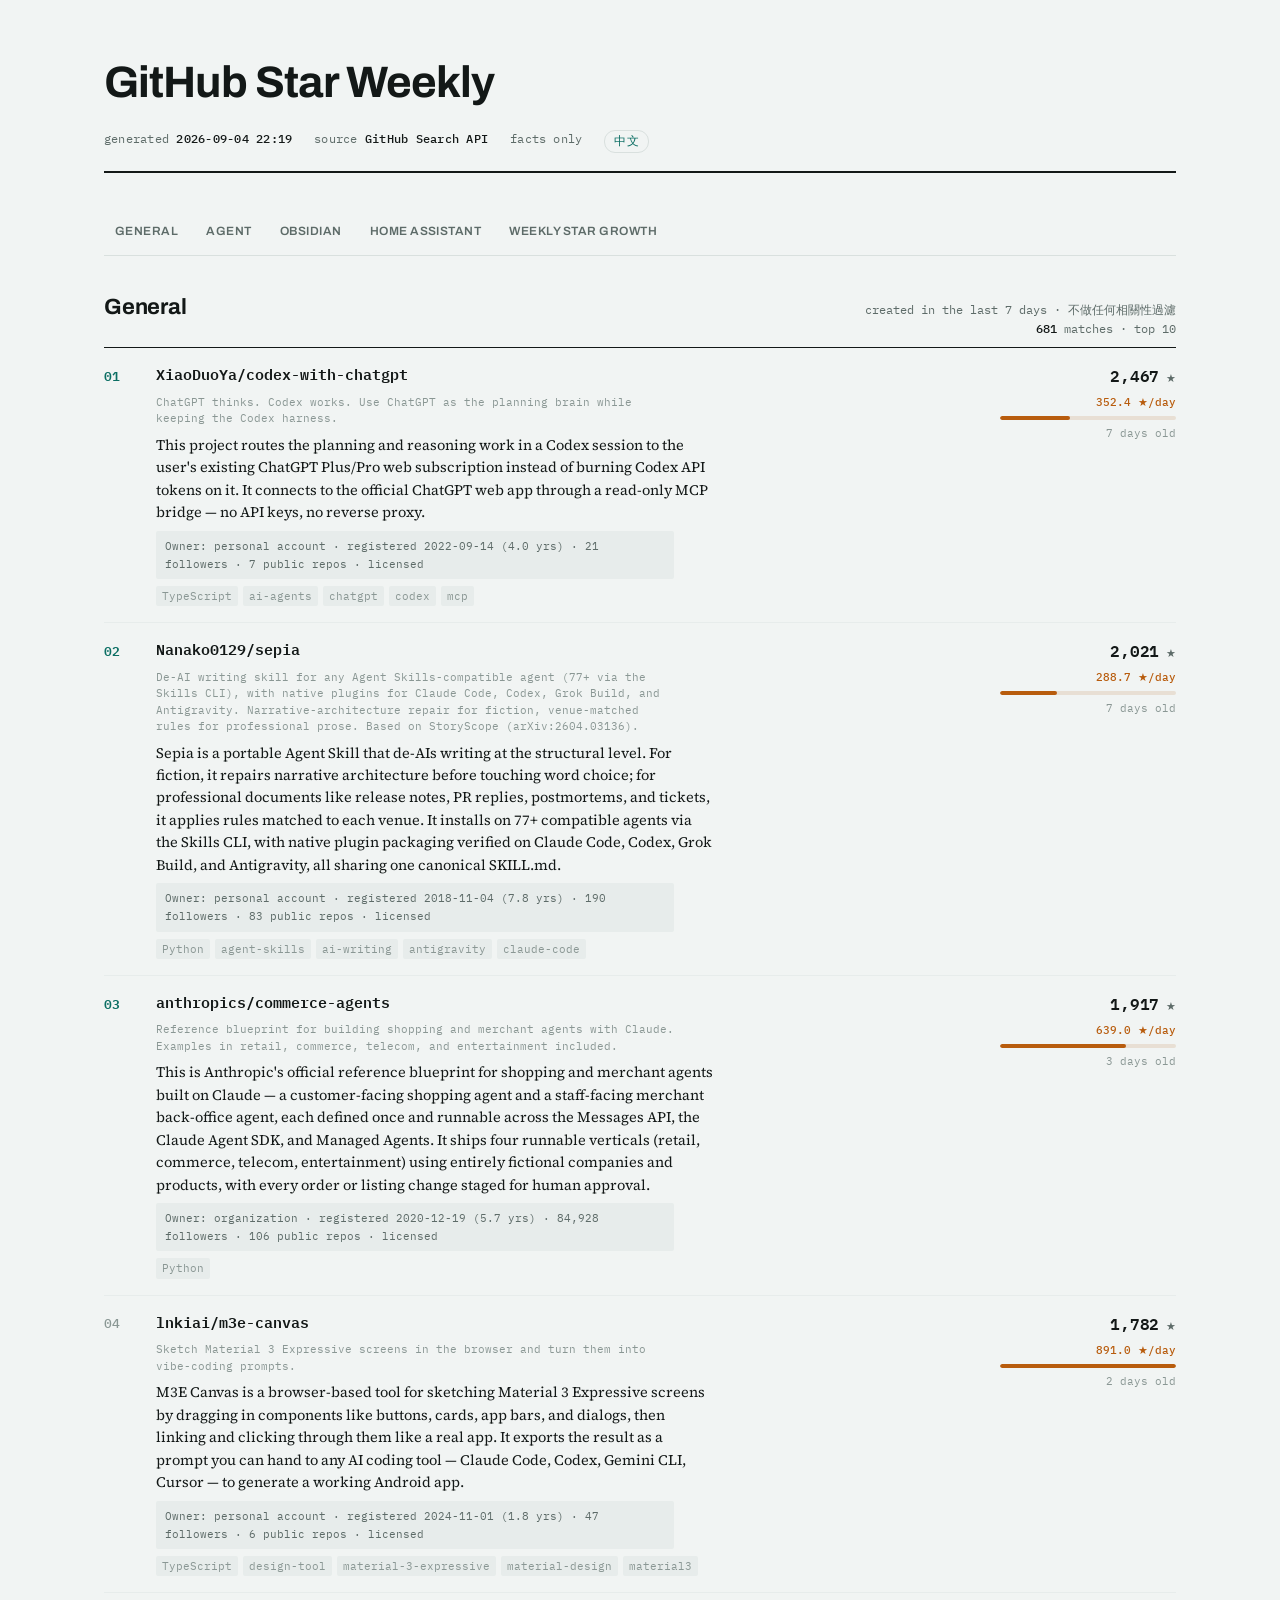
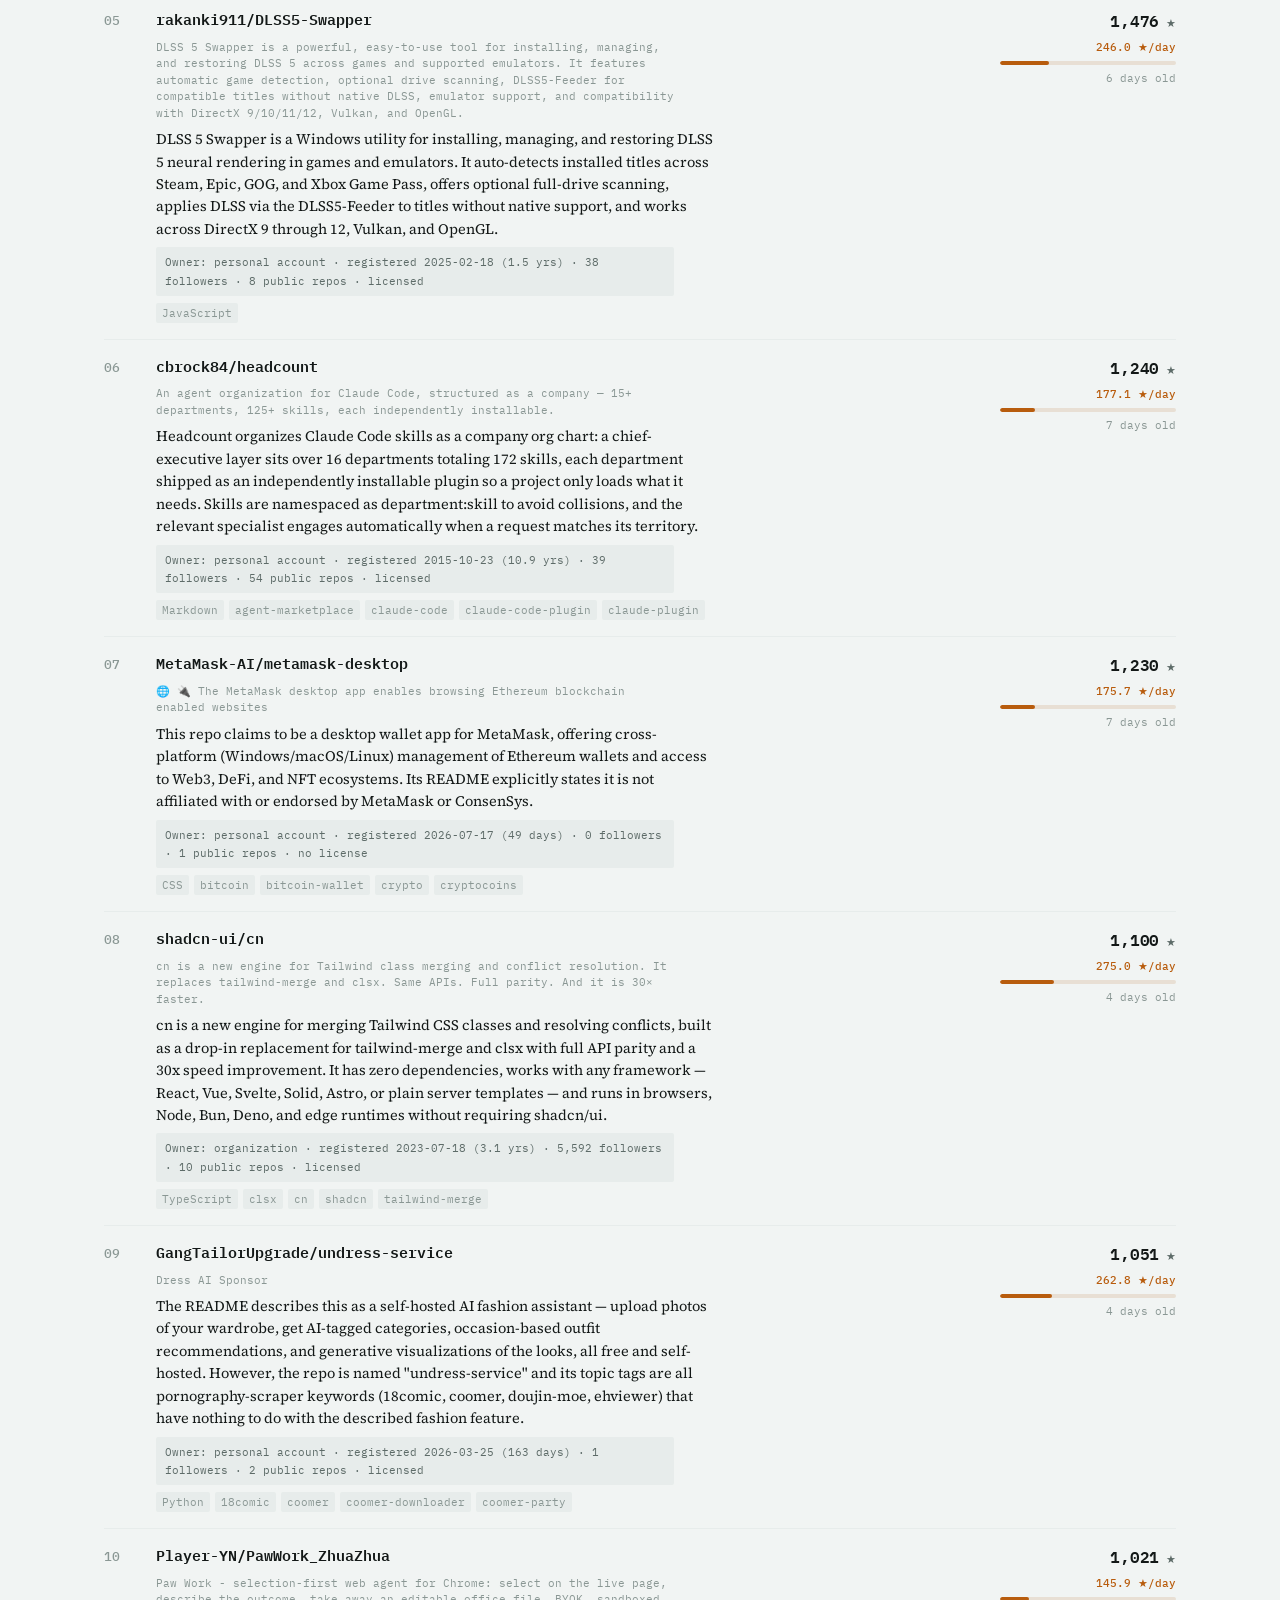
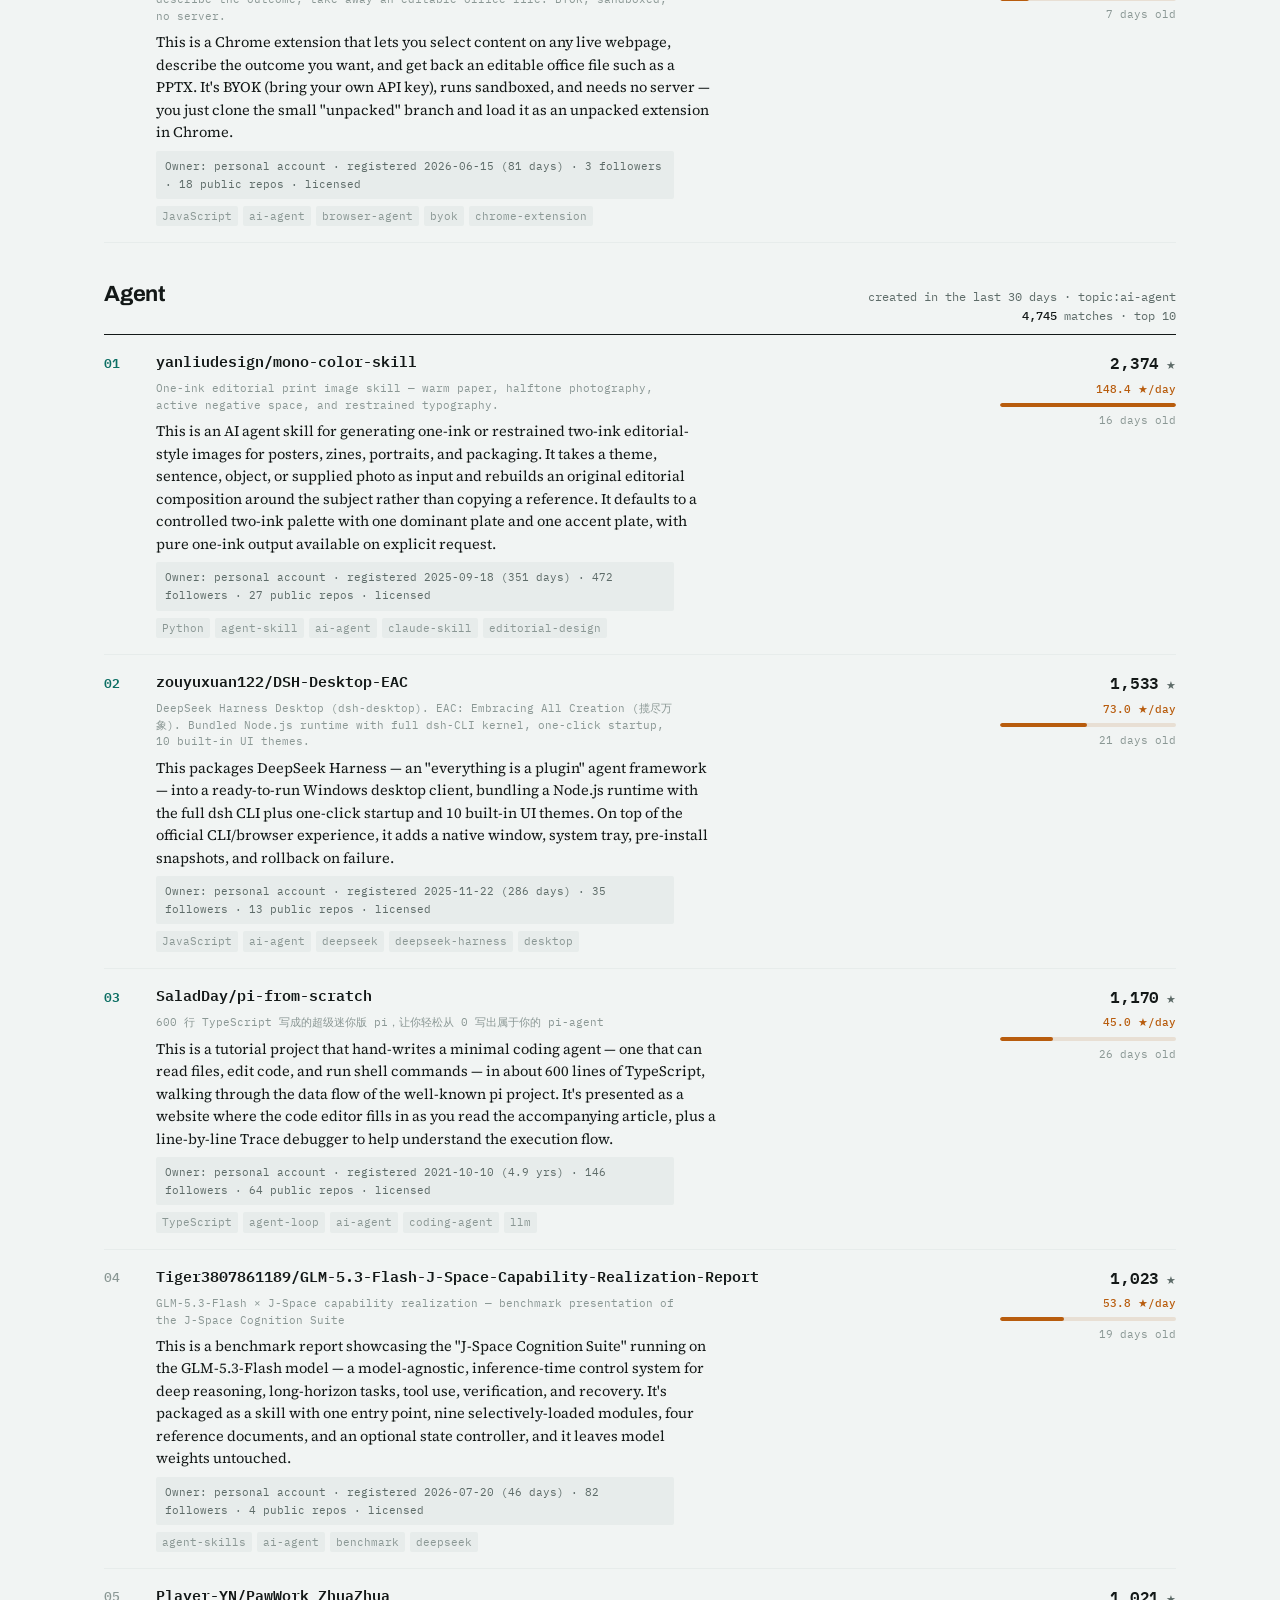
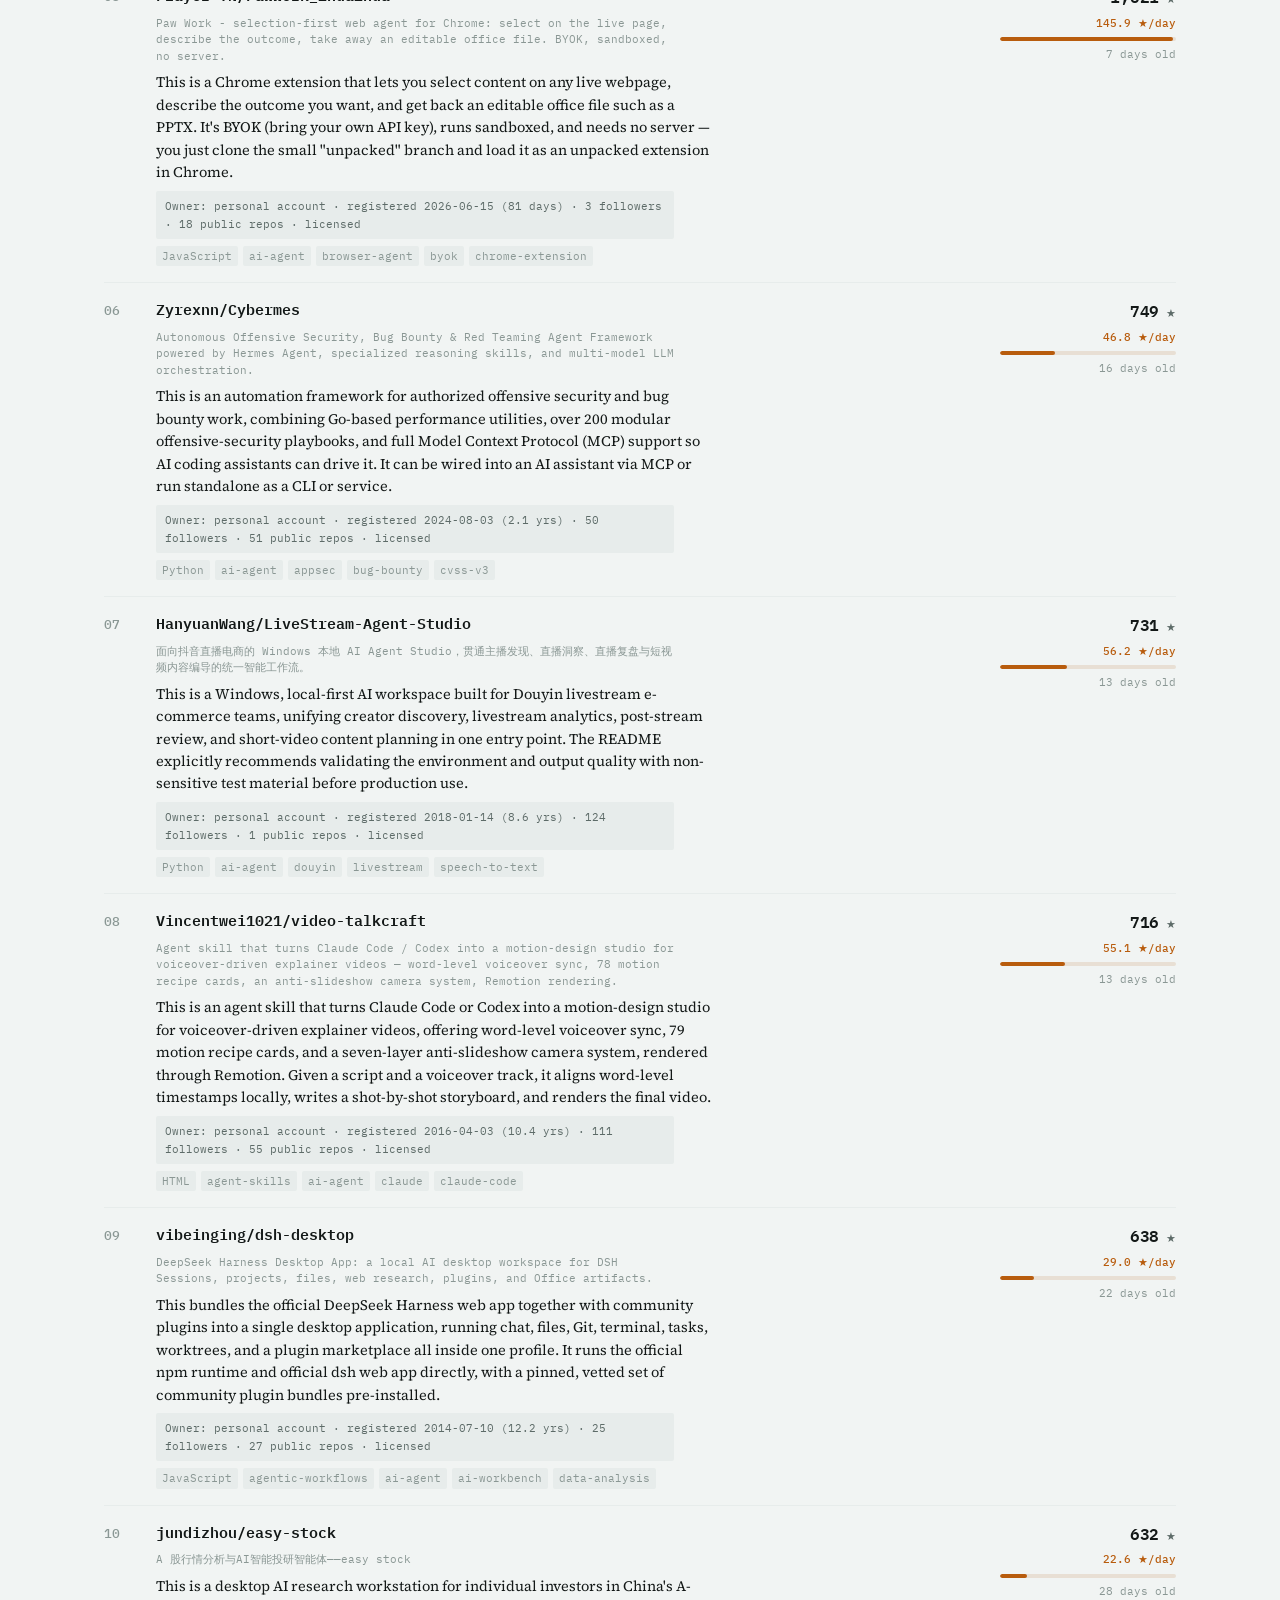
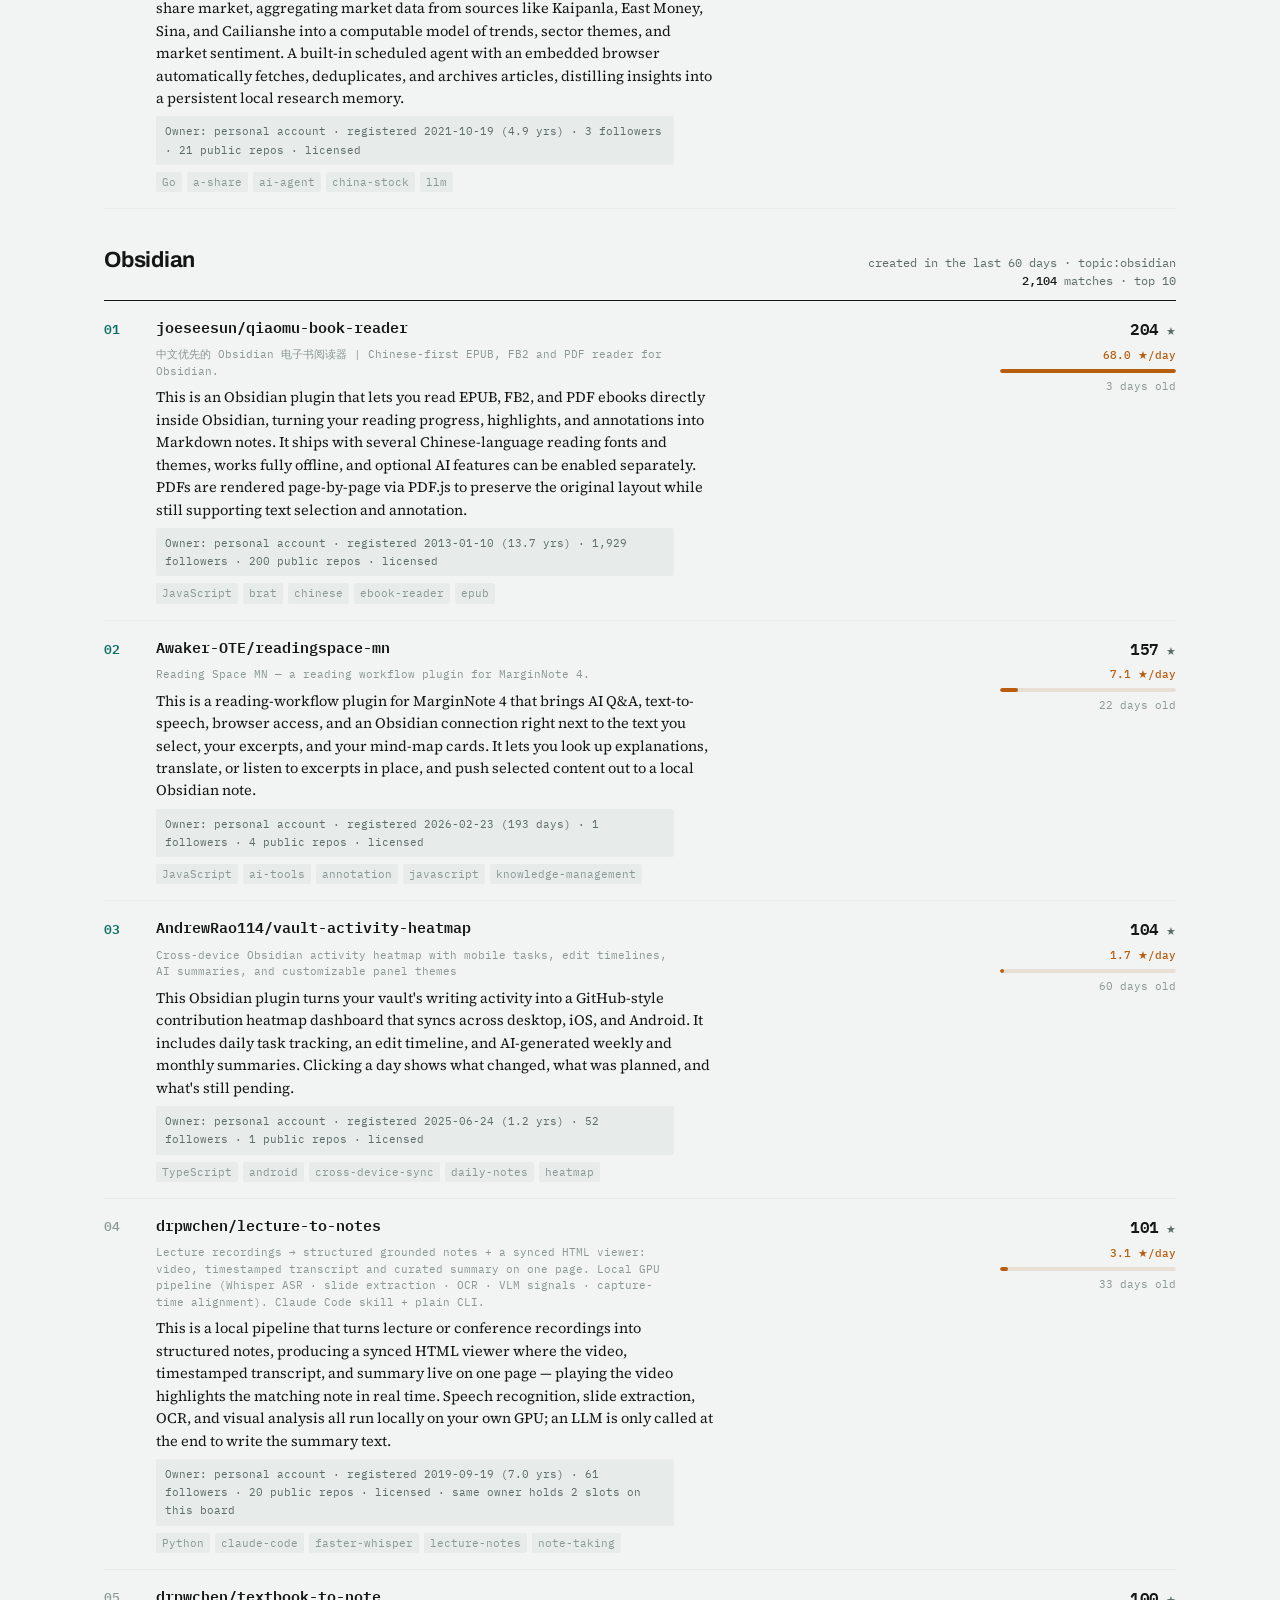
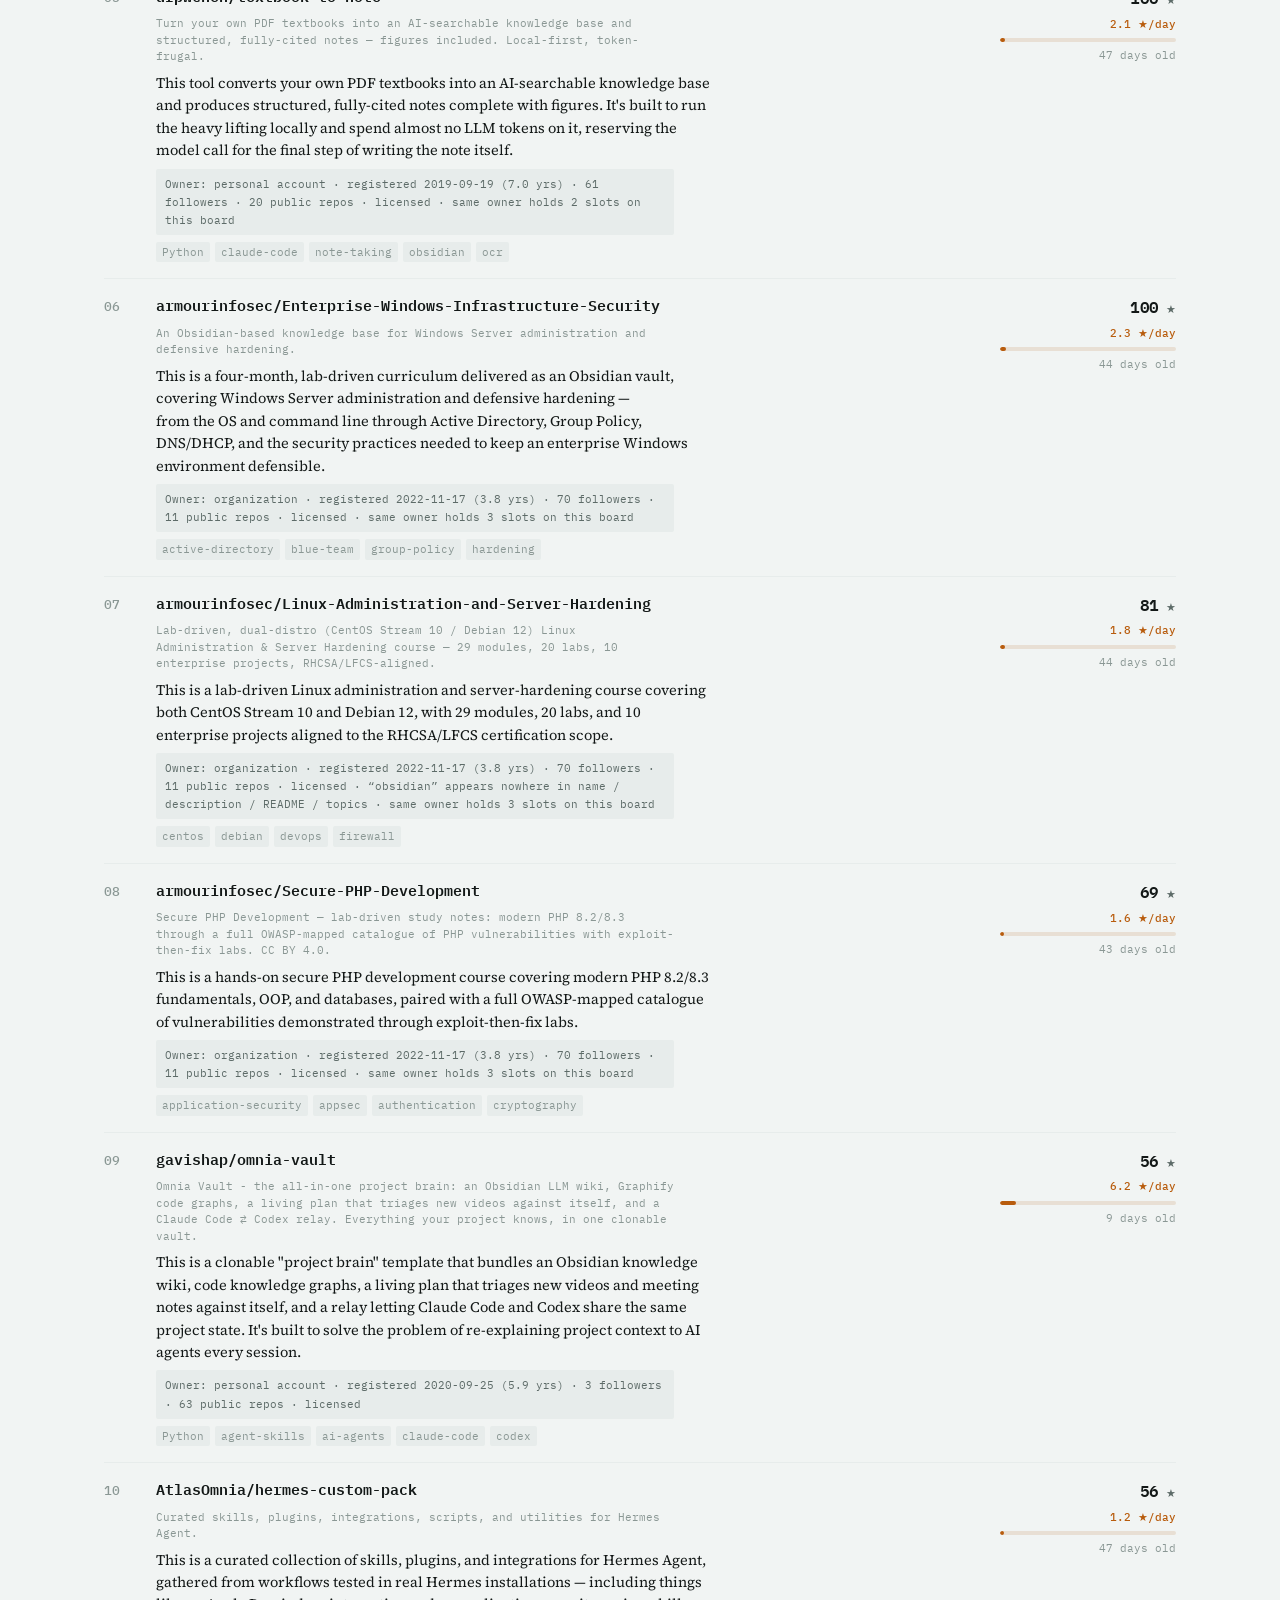
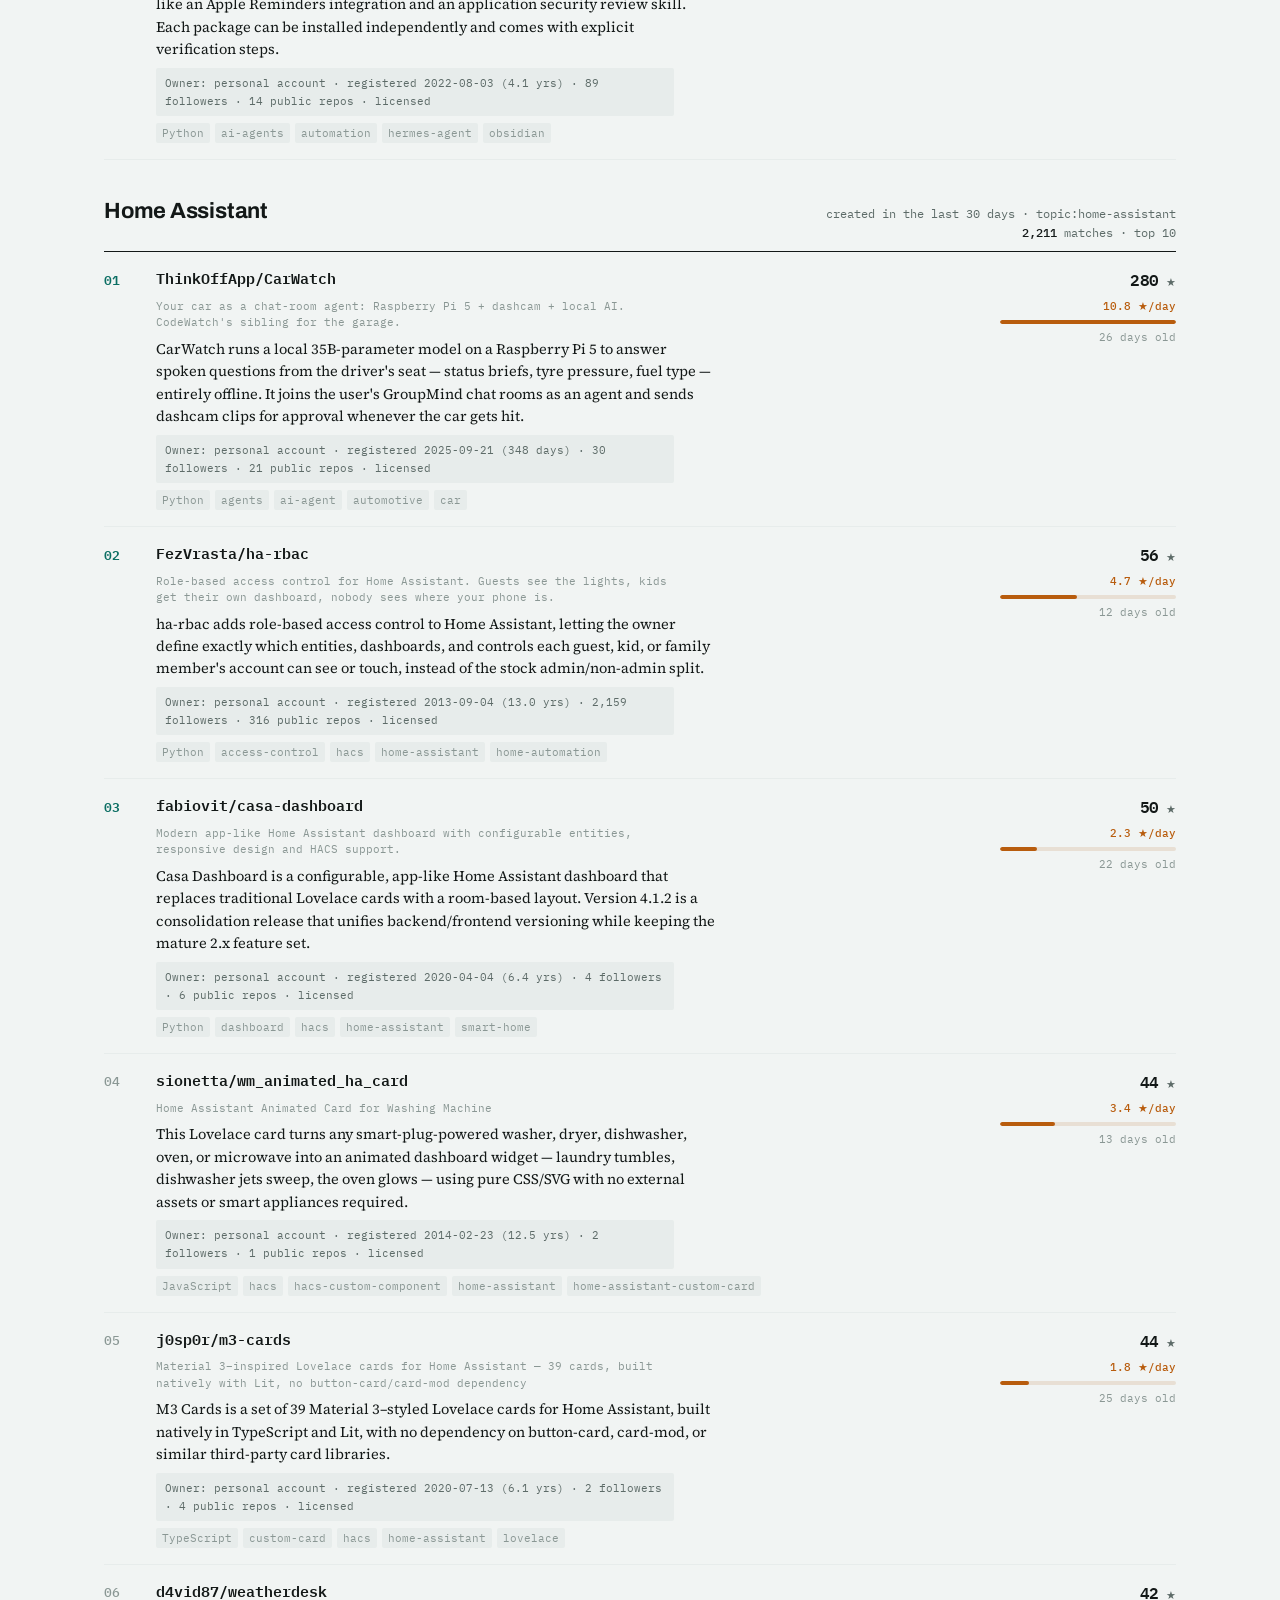
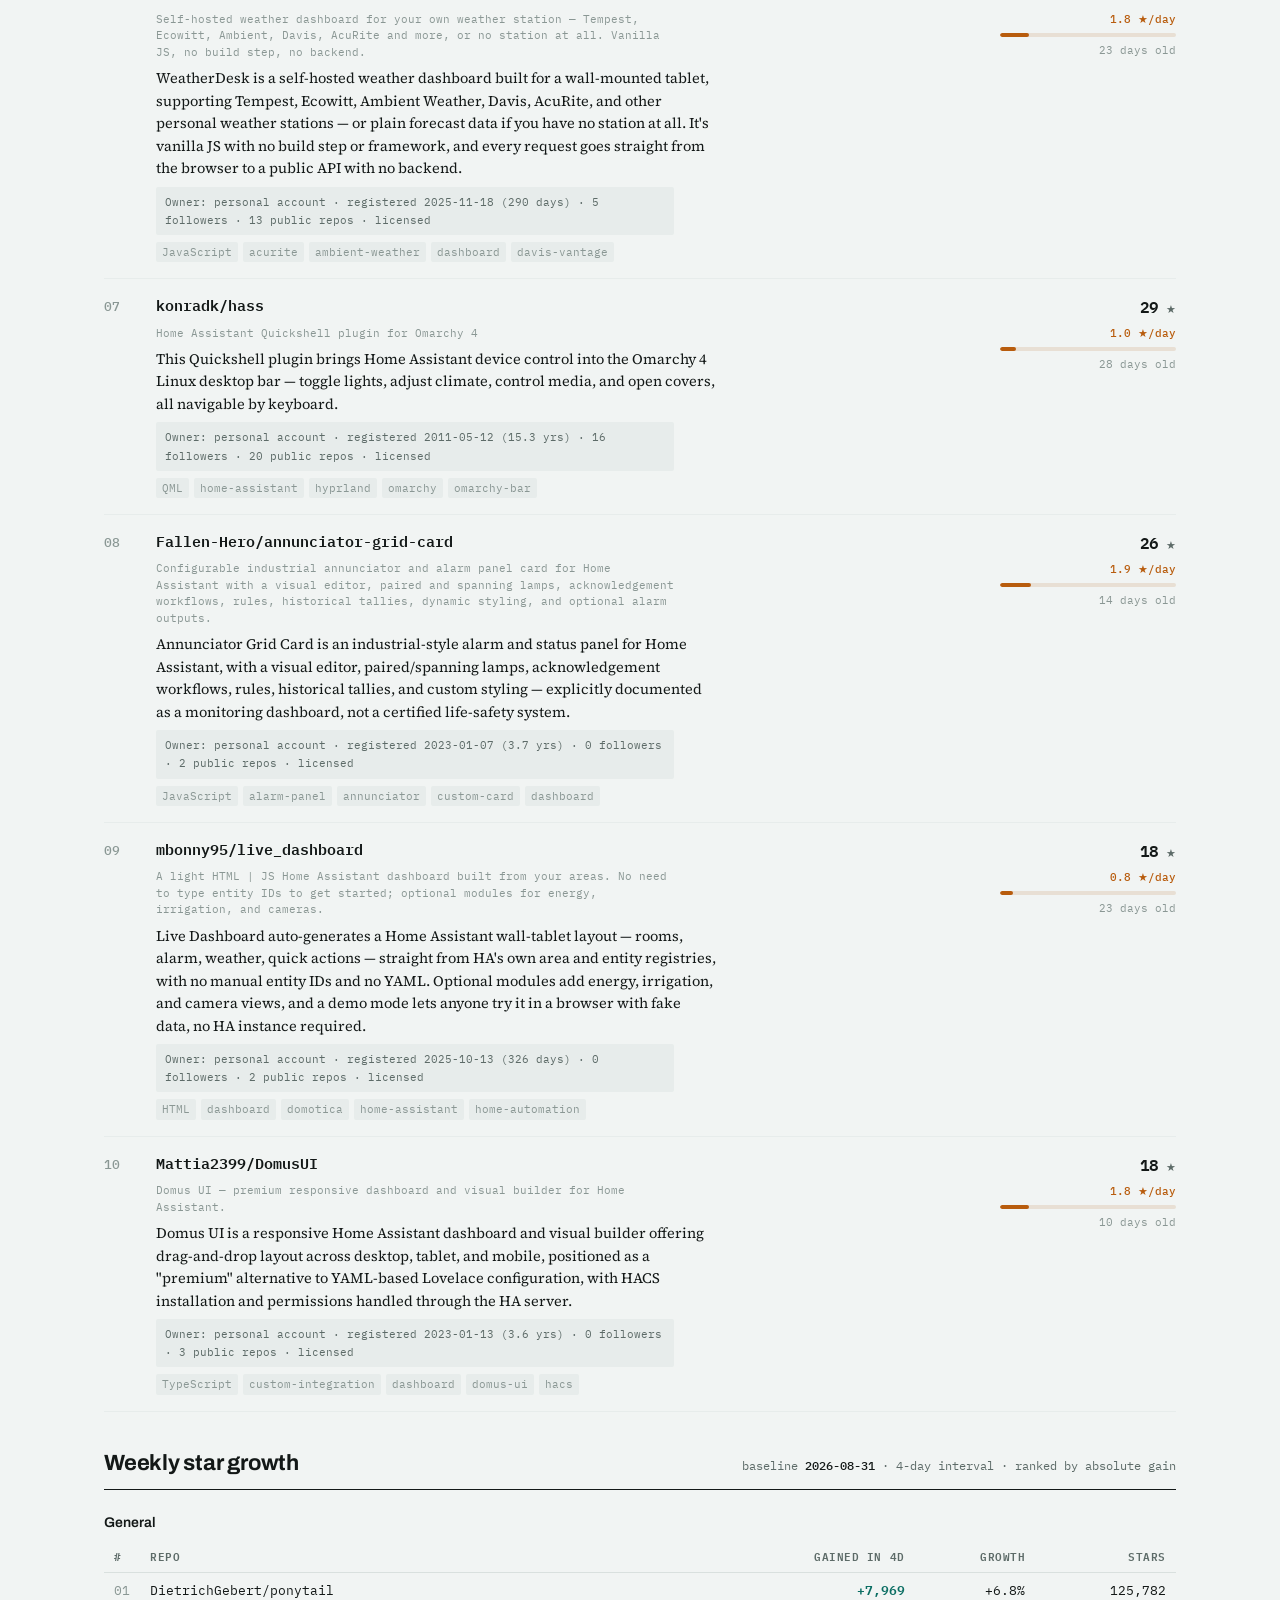
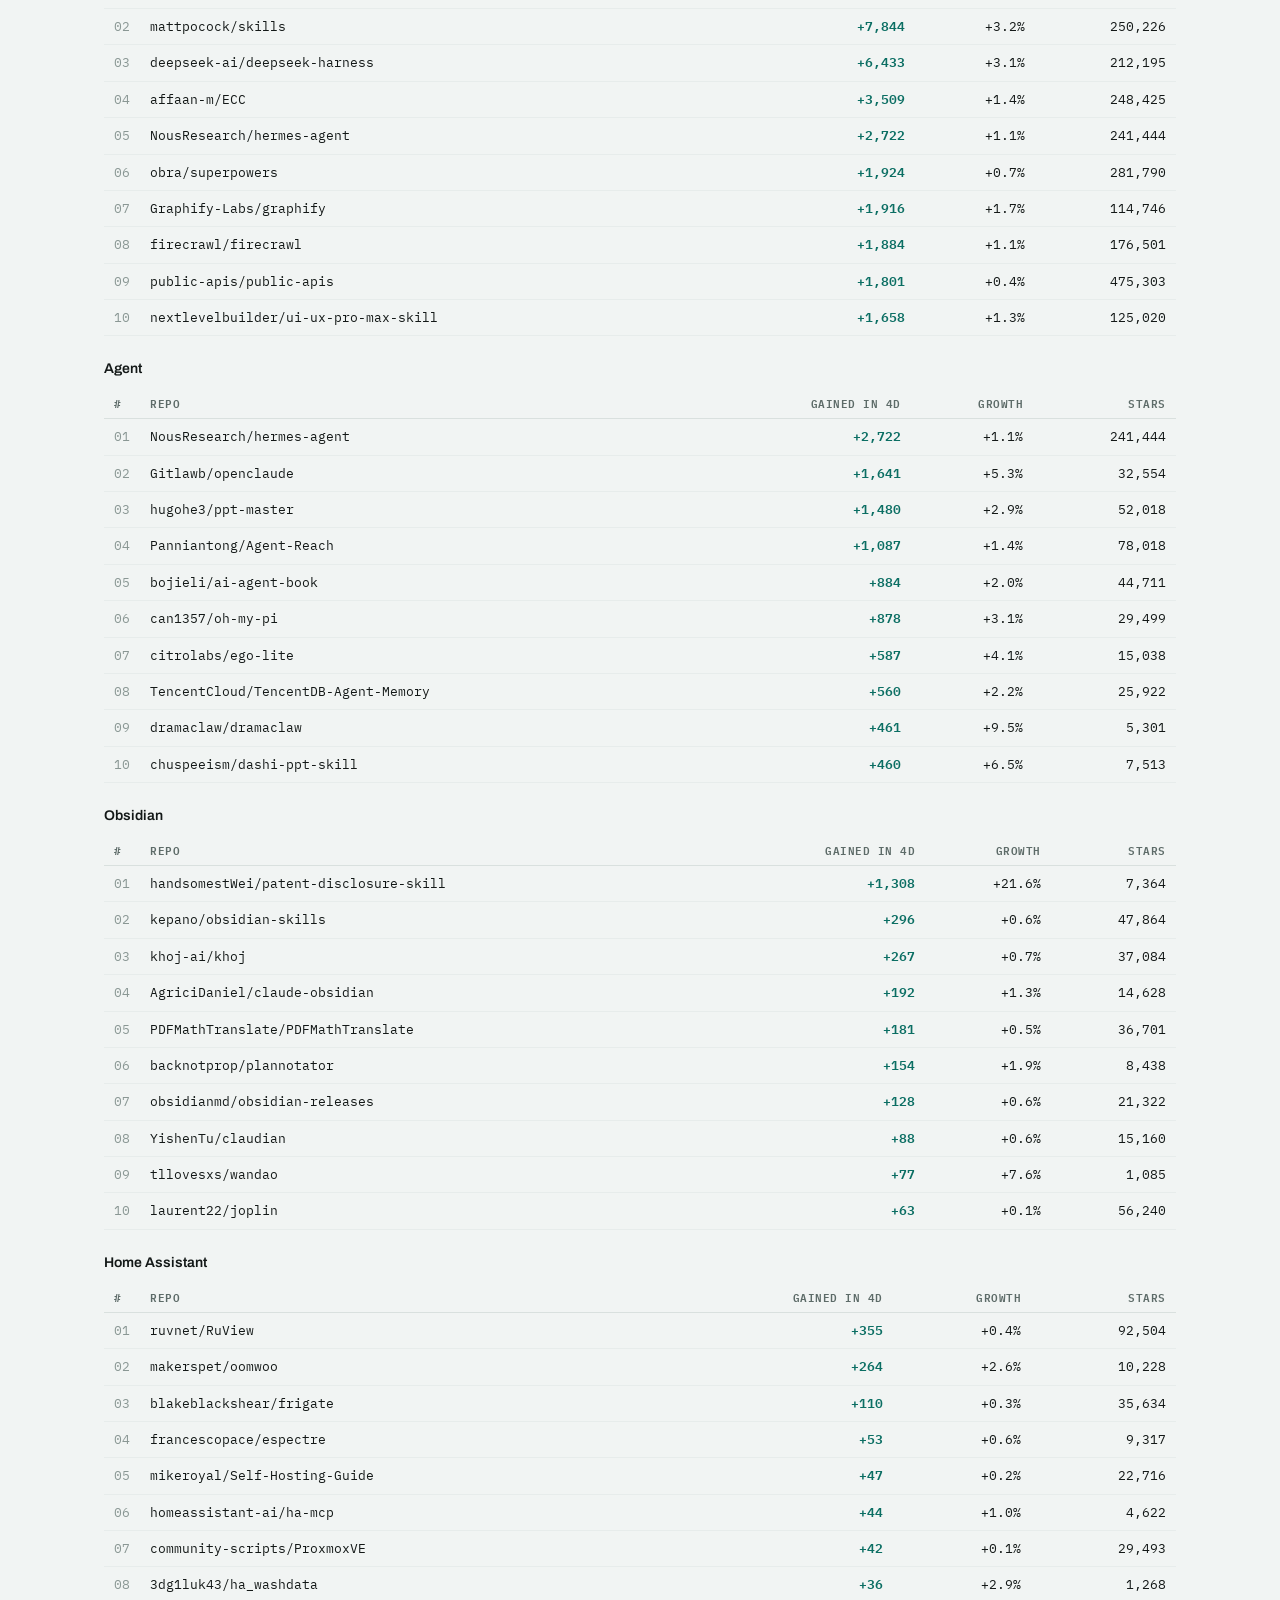
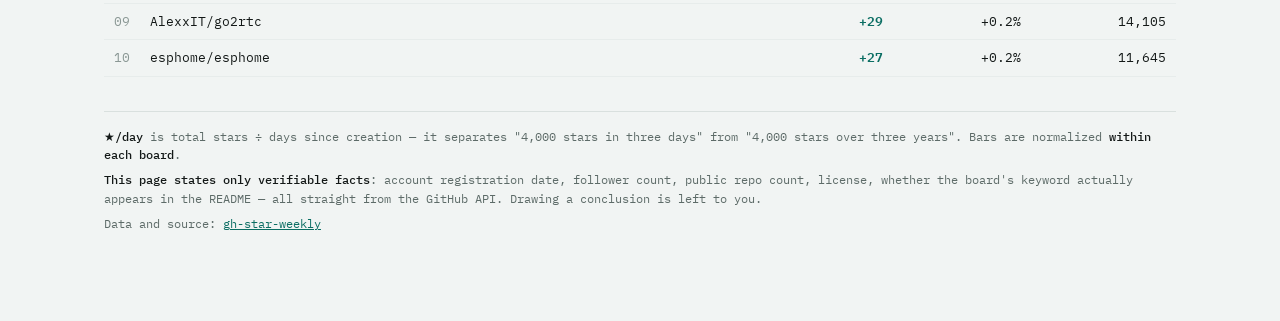
<file: docs/archive/2026-09-04.html>
<!doctype html>
<html lang="en">
<head>
<meta charset="utf-8">
<meta name="viewport" content="width=device-width,initial-scale=1">
<title>GitHub Star Weekly 2026-09-04</title>
<style>
@import url("https://fonts.googleapis.com/css2?family=Archivo:wght@500;600;700&family=Source+Serif+4:opsz,wght@8..60,400;8..60,600&family=IBM+Plex+Mono:wght@400;500;600&display=swap");
:root{
  --ground:#F1F4F3; --surface:#FFFFFF; --ink:#131817; --muted:#5D6B68; --faint:#8A9794;
  --rule:#D9E0DE; --rule-soft:#E7ECEB; --accent:#0B6E63; --accent-soft:#DBEAE7;
  --heat:#B85C0D; --heat-track:#E8DFD4;
  --t-real:#0B6E63;   --t-real-bg:#DBEAE7;
  --t-novelty:#6D3F9E;--t-novelty-bg:#EBE2F5;
  --t-fame:#1F5B9E;   --t-fame-bg:#DEE9F5;
  --t-trend:#9A6207;  --t-trend-bg:#F3E8D3;
  --t-flood:#8A4B22;  --t-flood-bg:#F1E2D8;
  --t-mistag:#5D6B68; --t-mistag-bg:#E4E9E8;
  --t-scam:#A5251C;   --t-scam-bg:#F6DEDC;
  --chip:#E7ECEB;
}
@media (prefers-color-scheme:dark){:root:not([data-theme="light"]){
  --ground:#0E1312; --surface:#161C1B; --ink:#E6EDEB; --muted:#8FA09C; --faint:#6E7D79;
  --rule:#242D2B; --rule-soft:#1C2322; --accent:#4FD1BE; --accent-soft:#12302C;
  --heat:#DE9349; --heat-track:#2B2320;
  --t-real:#4FD1BE;   --t-real-bg:#12302C;
  --t-novelty:#B48BE8;--t-novelty-bg:#251C33;
  --t-fame:#6FA8E0;   --t-fame-bg:#152431;
  --t-trend:#DDA43C;  --t-trend-bg:#2C2415;
  --t-flood:#D08A5B;  --t-flood-bg:#2E2018;
  --t-mistag:#8FA09C; --t-mistag-bg:#1F2725;
  --t-scam:#EE7A70;   --t-scam-bg:#341A18;
  --chip:#1F2725;
}}
:root[data-theme="dark"]{
  --ground:#0E1312; --surface:#161C1B; --ink:#E6EDEB; --muted:#8FA09C; --faint:#6E7D79;
  --rule:#242D2B; --rule-soft:#1C2322; --accent:#4FD1BE; --accent-soft:#12302C;
  --heat:#DE9349; --heat-track:#2B2320;
  --t-real:#4FD1BE;   --t-real-bg:#12302C;
  --t-novelty:#B48BE8;--t-novelty-bg:#251C33;
  --t-fame:#6FA8E0;   --t-fame-bg:#152431;
  --t-trend:#DDA43C;  --t-trend-bg:#2C2415;
  --t-flood:#D08A5B;  --t-flood-bg:#2E2018;
  --t-mistag:#8FA09C; --t-mistag-bg:#1F2725;
  --t-scam:#EE7A70;   --t-scam-bg:#341A18;
  --chip:#1F2725;
}
*{box-sizing:border-box}
body{background:var(--ground);color:var(--ink);
  font-family:"Source Serif 4",Georgia,"Noto Serif CJK TC",serif;line-height:1.55;
  -webkit-font-smoothing:antialiased}
.wrap{max-width:1120px;margin:0 auto;padding:40px 24px 80px;
  display:flex;flex-direction:column;gap:34px}
.mast{display:flex;flex-direction:column;gap:14px;
  border-bottom:2px solid var(--ink);padding-bottom:18px}
.mast h1{font-family:Archivo,system-ui,sans-serif;font-weight:700;
  font-size:clamp(30px,5vw,44px);letter-spacing:-.02em;margin:0;text-wrap:balance}
.mast .meta{display:flex;flex-wrap:wrap;gap:8px 22px;
  font-family:"IBM Plex Mono",ui-monospace,monospace;font-size:12px;
  color:var(--muted);letter-spacing:.02em}
.mast .meta b{color:var(--ink);font-weight:500}
.legend{display:flex;flex-wrap:wrap;gap:6px;margin-top:2px}
nav{position:sticky;top:0;z-index:5;background:var(--ground);
  border-bottom:1px solid var(--rule);padding:10px 0;display:flex;flex-wrap:wrap;gap:6px}
nav a{font-family:Archivo,system-ui,sans-serif;font-size:12px;font-weight:600;
  text-decoration:none;color:var(--muted);padding:5px 11px;border-radius:2px;
  letter-spacing:.04em;text-transform:uppercase}
nav a:hover,nav a:focus-visible{color:var(--accent);background:var(--accent-soft)}
nav a:focus-visible{outline:2px solid var(--accent);outline-offset:1px}
section{display:flex;flex-direction:column}
.sechead{display:flex;align-items:baseline;justify-content:space-between;gap:16px;
  flex-wrap:wrap;padding-bottom:9px;border-bottom:1px solid var(--ink)}
.sechead h2{font-family:Archivo,system-ui,sans-serif;font-weight:700;font-size:22px;
  margin:0;letter-spacing:-.01em}
.sechead .q{font-family:"IBM Plex Mono",monospace;font-size:11.5px;color:var(--muted);
  text-align:right;line-height:1.6}
.sechead .q b{color:var(--ink);font-weight:500}
.verdict{font-size:14px;color:var(--ink);background:var(--surface);
  border-left:3px solid var(--accent);padding:11px 15px;margin:14px 0 4px;
  max-width:78ch;text-wrap:pretty}
.rows{display:flex;flex-direction:column}
.row{display:grid;grid-template-columns:34px minmax(0,1fr) 176px;gap:0 18px;
  align-items:start;padding:16px 0;border-bottom:1px solid var(--rule-soft)}
.rank{font-family:"IBM Plex Mono",monospace;font-size:13px;font-weight:500;
  color:var(--faint);padding-top:2px;font-variant-numeric:tabular-nums}
.row:nth-child(-n+3) .rank{color:var(--accent);font-weight:600}
.repo{min-width:0;display:flex;flex-direction:column;gap:7px}
.titleline{display:flex;flex-wrap:wrap;align-items:center;gap:8px}
.titleline a{font-family:"IBM Plex Mono",monospace;font-size:14.5px;font-weight:600;
  color:var(--ink);text-decoration:none;word-break:break-word}
.titleline a:hover{color:var(--accent);text-decoration:underline}
.titleline a:focus-visible{outline:2px solid var(--accent);outline-offset:2px}
.pill{font-family:Archivo,sans-serif;font-size:10.5px;font-weight:600;
  padding:2.5px 8px;border-radius:11px;letter-spacing:.03em;white-space:nowrap}
.pill.real{color:var(--t-real);background:var(--t-real-bg)}
.pill.novelty{color:var(--t-novelty);background:var(--t-novelty-bg)}
.pill.fame{color:var(--t-fame);background:var(--t-fame-bg)}
.pill.trend{color:var(--t-trend);background:var(--t-trend-bg)}
.pill.flood{color:var(--t-flood);background:var(--t-flood-bg)}
.pill.mistag{color:var(--t-mistag);background:var(--t-mistag-bg)}
.pill.scam{color:var(--t-scam);background:var(--t-scam-bg)}
.origdesc{font-family:"IBM Plex Mono",monospace;font-size:11px;color:var(--faint);
  line-height:1.5;max-width:74ch}
.what{font-size:14.5px;color:var(--ink);max-width:70ch;text-wrap:pretty}
.why{font-size:13.5px;color:var(--muted);max-width:70ch;text-wrap:pretty;
  border-left:3px solid var(--rule);padding-left:12px}
.why.real{border-color:var(--t-real)} .why.novelty{border-color:var(--t-novelty)}
.why.fame{border-color:var(--t-fame)} .why.trend{border-color:var(--t-trend)}
.why.flood{border-color:var(--t-flood)} .why.mistag{border-color:var(--t-mistag)}
.why.scam{border-color:var(--t-scam);background:var(--t-scam-bg);
  padding:9px 12px;color:var(--ink)}
.why b{color:var(--ink);font-weight:600}
.what b{font-weight:600}
.chips{display:flex;flex-wrap:wrap;gap:5px}
.chip{font-family:"IBM Plex Mono",monospace;font-size:10.5px;background:var(--chip);
  color:var(--faint);padding:2px 6px;border-radius:2px}
.data{display:flex;flex-direction:column;gap:5px;align-items:flex-end;
  font-family:"IBM Plex Mono",monospace;font-variant-numeric:tabular-nums}
.stars{font-size:16px;font-weight:600;letter-spacing:-.01em}
.stars span{font-size:11px;font-weight:400;color:var(--muted)}
.vel{font-size:11px;color:var(--heat);font-weight:500}
.bar{width:100%;height:4px;background:var(--heat-track);border-radius:2px;overflow:hidden}
.bar i{display:block;height:100%;background:var(--heat);border-radius:2px}
.age{font-size:10.5px;color:var(--faint)}
.pending{margin-top:20px;border:1px dashed var(--rule);border-radius:3px;
  background:var(--surface);padding:18px 20px;display:flex;flex-direction:column;gap:10px}
.pending h3{font-family:Archivo,sans-serif;font-size:12px;font-weight:600;margin:0;
  letter-spacing:.05em;text-transform:uppercase;color:var(--muted)}
.pending p{margin:0;font-size:14px;color:var(--muted);max-width:70ch}
.ghost{display:grid;grid-template-columns:34px minmax(0,1fr) 96px 96px;gap:0 16px;
  font-family:"IBM Plex Mono",monospace;font-size:12px;color:var(--muted);opacity:.55;
  padding:7px 0;border-bottom:1px solid var(--rule-soft);font-variant-numeric:tabular-nums}
.ghost.head{opacity:.9;font-weight:600;color:var(--ink);border-bottom:1px solid var(--rule);
  font-size:10.5px;text-transform:uppercase;letter-spacing:.05em}
.ghost .num{text-align:right}
.ghost .pos{color:var(--t-real)}
.skel{background:currentColor;opacity:.16;height:9px;border-radius:2px;display:block}
footer{border-top:1px solid var(--rule);padding-top:16px;font-family:"IBM Plex Mono",monospace;
  font-size:11.5px;color:var(--muted);display:flex;flex-direction:column;gap:7px;line-height:1.6}
footer b{color:var(--ink);font-weight:500}
@media(max-width:680px){
  nav{flex-wrap:nowrap;overflow-x:auto;-webkit-overflow-scrolling:touch;
      scrollbar-width:none}
  nav::-webkit-scrollbar{display:none}
  nav a{flex:0 0 auto}
  .row{grid-template-columns:26px minmax(0,1fr);gap:0 10px}
  .data{grid-column:2;align-items:flex-start;margin-top:10px}
  .bar{max-width:200px}
  .ghost{grid-template-columns:26px minmax(0,1fr) 70px 70px}
}
@media(prefers-reduced-motion:reduce){*{transition:none!important;animation:none!important}}
/* ---- 事實層（公開版的主角） ---- */
.facts{font-family:"IBM Plex Mono",ui-monospace,monospace;font-size:11px;
  color:var(--muted);line-height:1.65;background:var(--chip);
  padding:6px 9px;border-radius:2px;max-width:74ch}
/* ---- 成長榜表格 ---- */
.gsub{font-family:Archivo,system-ui,sans-serif;font-size:14px;font-weight:600;
  margin:22px 0 8px;color:var(--ink)}
.tablewrap{overflow-x:auto}
table{border-collapse:collapse;width:100%;min-width:520px;
  font-family:"IBM Plex Mono",ui-monospace,monospace;font-size:12.5px;
  font-variant-numeric:tabular-nums}
th{text-align:left;font-size:10.5px;letter-spacing:.05em;text-transform:uppercase;
  color:var(--muted);font-weight:600;padding:7px 10px;
  border-bottom:1px solid var(--rule)}
td{padding:8px 10px;border-bottom:1px solid var(--rule-soft)}
td.r{color:var(--faint);width:34px}
td.n a{color:var(--ink);text-decoration:none}
td.n a:hover{color:var(--accent);text-decoration:underline}
th.num,td.num{text-align:right}
td.up{color:var(--t-real);font-weight:600}
footer a{color:var(--accent)}
.mast .meta a.lang{color:var(--accent);text-decoration:none;font-weight:500;
  border:1px solid var(--rule);padding:1px 9px;border-radius:11px}
.mast .meta a.lang:hover{background:var(--accent-soft)}
.mast .meta a.lang:focus-visible{outline:2px solid var(--accent);outline-offset:2px}

</style>
</head>
<body>
<div class="wrap">
  <header class="mast">
    <h1>GitHub Star Weekly</h1>
    <div class="meta">
      <span>generated <b>2026-09-04 22:19</b></span>
      <span>source <b>GitHub Search API</b></span>
      <span>facts only</span>
      <a class="lang" href="/gh-star-weekly/zh/">中文</a>
    </div>
    
  </header>
  <nav><a href="#misc">General</a><a href="#agent">Agent</a><a href="#obsidian">Obsidian</a><a href="#ha">Home Assistant</a><a href="#growth">Weekly star growth</a></nav>
  <section id="misc">
    <div class="sechead"><h2>General</h2>
      <div class="q">created in the last 7 days · 不做任何相關性過濾<br>
        <b>681</b> matches · top 10</div>
    </div>
    <div class="rows">
      <div class="row">
        <div class="rank">01</div>
        <div class="repo">
          <div class="titleline">
            <a href="https://github.com/XiaoDuoYa/codex-with-chatgpt" target="_blank" rel="noopener">XiaoDuoYa/codex-with-chatgpt</a>
            
          </div>
          <div class="origdesc">ChatGPT thinks. Codex works. Use ChatGPT as the planning brain while keeping the Codex harness.</div>
          <div class="what">This project routes the planning and reasoning work in a Codex session to the user&#x27;s existing ChatGPT Plus/Pro web subscription instead of burning Codex API tokens on it. It connects to the official ChatGPT web app through a read-only MCP bridge — no API keys, no reverse proxy.</div>
          
          <div class="facts">Owner: personal account · registered 2022-09-14 (4.0 yrs) · 21 followers · 7 public repos · licensed</div>
          <div class="chips"><span class="chip">TypeScript</span><span class="chip">ai-agents</span><span class="chip">chatgpt</span><span class="chip">codex</span><span class="chip">mcp</span></div>
        </div>
        <div class="data">
          <div class="stars">2,467<span> ★</span></div>
          <div class="vel">352.4 ★/day</div>
          <div class="bar"><i style="width:39.6%"></i></div>
          <div class="age">7 days old</div>
        </div>
      </div>
      <div class="row">
        <div class="rank">02</div>
        <div class="repo">
          <div class="titleline">
            <a href="https://github.com/Nanako0129/sepia" target="_blank" rel="noopener">Nanako0129/sepia</a>
            
          </div>
          <div class="origdesc">De-AI writing skill for any Agent Skills-compatible agent (77+ via the Skills CLI), with native plugins for Claude Code, Codex, Grok Build, and Antigravity. Narrative-architecture repair for fiction, venue-matched rules for professional prose. Based on StoryScope (arXiv:2604.03136).</div>
          <div class="what">Sepia is a portable Agent Skill that de-AIs writing at the structural level. For fiction, it repairs narrative architecture before touching word choice; for professional documents like release notes, PR replies, postmortems, and tickets, it applies rules matched to each venue. It installs on 77+ compatible agents via the Skills CLI, with native plugin packaging verified on Claude Code, Codex, Grok Build, and Antigravity, all sharing one canonical SKILL.md.</div>
          
          <div class="facts">Owner: personal account · registered 2018-11-04 (7.8 yrs) · 190 followers · 83 public repos · licensed</div>
          <div class="chips"><span class="chip">Python</span><span class="chip">agent-skills</span><span class="chip">ai-writing</span><span class="chip">antigravity</span><span class="chip">claude-code</span></div>
        </div>
        <div class="data">
          <div class="stars">2,021<span> ★</span></div>
          <div class="vel">288.7 ★/day</div>
          <div class="bar"><i style="width:32.4%"></i></div>
          <div class="age">7 days old</div>
        </div>
      </div>
      <div class="row">
        <div class="rank">03</div>
        <div class="repo">
          <div class="titleline">
            <a href="https://github.com/anthropics/commerce-agents" target="_blank" rel="noopener">anthropics/commerce-agents</a>
            
          </div>
          <div class="origdesc">Reference blueprint for building shopping and merchant agents with Claude. Examples in retail, commerce, telecom, and entertainment included.</div>
          <div class="what">This is Anthropic&#x27;s official reference blueprint for shopping and merchant agents built on Claude — a customer-facing shopping agent and a staff-facing merchant back-office agent, each defined once and runnable across the Messages API, the Claude Agent SDK, and Managed Agents. It ships four runnable verticals (retail, commerce, telecom, entertainment) using entirely fictional companies and products, with every order or listing change staged for human approval.</div>
          
          <div class="facts">Owner: organization · registered 2020-12-19 (5.7 yrs) · 84,928 followers · 106 public repos · licensed</div>
          <div class="chips"><span class="chip">Python</span></div>
        </div>
        <div class="data">
          <div class="stars">1,917<span> ★</span></div>
          <div class="vel">639.0 ★/day</div>
          <div class="bar"><i style="width:71.7%"></i></div>
          <div class="age">3 days old</div>
        </div>
      </div>
      <div class="row">
        <div class="rank">04</div>
        <div class="repo">
          <div class="titleline">
            <a href="https://github.com/lnkiai/m3e-canvas" target="_blank" rel="noopener">lnkiai/m3e-canvas</a>
            
          </div>
          <div class="origdesc">Sketch Material 3 Expressive screens in the browser and turn them into vibe-coding prompts.</div>
          <div class="what">M3E Canvas is a browser-based tool for sketching Material 3 Expressive screens by dragging in components like buttons, cards, app bars, and dialogs, then linking and clicking through them like a real app. It exports the result as a prompt you can hand to any AI coding tool — Claude Code, Codex, Gemini CLI, Cursor — to generate a working Android app.</div>
          
          <div class="facts">Owner: personal account · registered 2024-11-01 (1.8 yrs) · 47 followers · 6 public repos · licensed</div>
          <div class="chips"><span class="chip">TypeScript</span><span class="chip">design-tool</span><span class="chip">material-3-expressive</span><span class="chip">material-design</span><span class="chip">material3</span></div>
        </div>
        <div class="data">
          <div class="stars">1,782<span> ★</span></div>
          <div class="vel">891.0 ★/day</div>
          <div class="bar"><i style="width:100.0%"></i></div>
          <div class="age">2 days old</div>
        </div>
      </div>
      <div class="row">
        <div class="rank">05</div>
        <div class="repo">
          <div class="titleline">
            <a href="https://github.com/rakanki911/DLSS5-Swapper" target="_blank" rel="noopener">rakanki911/DLSS5-Swapper</a>
            
          </div>
          <div class="origdesc">DLSS 5 Swapper is a powerful, easy-to-use tool for installing, managing, and restoring DLSS 5 across games and supported emulators. It features automatic game detection, optional drive scanning, DLSS5-Feeder for compatible titles without native DLSS, emulator support, and compatibility with DirectX 9/10/11/12, Vulkan, and OpenGL.</div>
          <div class="what">DLSS 5 Swapper is a Windows utility for installing, managing, and restoring DLSS 5 neural rendering in games and emulators. It auto-detects installed titles across Steam, Epic, GOG, and Xbox Game Pass, offers optional full-drive scanning, applies DLSS via the DLSS5-Feeder to titles without native support, and works across DirectX 9 through 12, Vulkan, and OpenGL.</div>
          
          <div class="facts">Owner: personal account · registered 2025-02-18 (1.5 yrs) · 38 followers · 8 public repos · licensed</div>
          <div class="chips"><span class="chip">JavaScript</span></div>
        </div>
        <div class="data">
          <div class="stars">1,476<span> ★</span></div>
          <div class="vel">246.0 ★/day</div>
          <div class="bar"><i style="width:27.6%"></i></div>
          <div class="age">6 days old</div>
        </div>
      </div>
      <div class="row">
        <div class="rank">06</div>
        <div class="repo">
          <div class="titleline">
            <a href="https://github.com/cbrock84/headcount" target="_blank" rel="noopener">cbrock84/headcount</a>
            
          </div>
          <div class="origdesc">An agent organization for Claude Code, structured as a company — 15+ departments, 125+ skills, each independently installable.</div>
          <div class="what">Headcount organizes Claude Code skills as a company org chart: a chief-executive layer sits over 16 departments totaling 172 skills, each department shipped as an independently installable plugin so a project only loads what it needs. Skills are namespaced as department:skill to avoid collisions, and the relevant specialist engages automatically when a request matches its territory.</div>
          
          <div class="facts">Owner: personal account · registered 2015-10-23 (10.9 yrs) · 39 followers · 54 public repos · licensed</div>
          <div class="chips"><span class="chip">Markdown</span><span class="chip">agent-marketplace</span><span class="chip">claude-code</span><span class="chip">claude-code-plugin</span><span class="chip">claude-plugin</span></div>
        </div>
        <div class="data">
          <div class="stars">1,240<span> ★</span></div>
          <div class="vel">177.1 ★/day</div>
          <div class="bar"><i style="width:19.9%"></i></div>
          <div class="age">7 days old</div>
        </div>
      </div>
      <div class="row">
        <div class="rank">07</div>
        <div class="repo">
          <div class="titleline">
            <a href="https://github.com/MetaMask-AI/metamask-desktop" target="_blank" rel="noopener">MetaMask-AI/metamask-desktop</a>
            
          </div>
          <div class="origdesc">🌐 🔌 The MetaMask desktop app enables browsing Ethereum blockchain enabled websites</div>
          <div class="what">This repo claims to be a desktop wallet app for MetaMask, offering cross-platform (Windows/macOS/Linux) management of Ethereum wallets and access to Web3, DeFi, and NFT ecosystems. Its README explicitly states it is not affiliated with or endorsed by MetaMask or ConsenSys.</div>
          
          <div class="facts">Owner: personal account · registered 2026-07-17 (49 days) · 0 followers · 1 public repos · no license</div>
          <div class="chips"><span class="chip">CSS</span><span class="chip">bitcoin</span><span class="chip">bitcoin-wallet</span><span class="chip">crypto</span><span class="chip">cryptocoins</span></div>
        </div>
        <div class="data">
          <div class="stars">1,230<span> ★</span></div>
          <div class="vel">175.7 ★/day</div>
          <div class="bar"><i style="width:19.7%"></i></div>
          <div class="age">7 days old</div>
        </div>
      </div>
      <div class="row">
        <div class="rank">08</div>
        <div class="repo">
          <div class="titleline">
            <a href="https://github.com/shadcn-ui/cn" target="_blank" rel="noopener">shadcn-ui/cn</a>
            
          </div>
          <div class="origdesc">cn is a new engine for Tailwind class merging and conflict resolution. It replaces tailwind-merge and clsx. Same APIs. Full parity. And it is 30× faster.</div>
          <div class="what">cn is a new engine for merging Tailwind CSS classes and resolving conflicts, built as a drop-in replacement for tailwind-merge and clsx with full API parity and a 30x speed improvement. It has zero dependencies, works with any framework — React, Vue, Svelte, Solid, Astro, or plain server templates — and runs in browsers, Node, Bun, Deno, and edge runtimes without requiring shadcn/ui.</div>
          
          <div class="facts">Owner: organization · registered 2023-07-18 (3.1 yrs) · 5,592 followers · 10 public repos · licensed</div>
          <div class="chips"><span class="chip">TypeScript</span><span class="chip">clsx</span><span class="chip">cn</span><span class="chip">shadcn</span><span class="chip">tailwind-merge</span></div>
        </div>
        <div class="data">
          <div class="stars">1,100<span> ★</span></div>
          <div class="vel">275.0 ★/day</div>
          <div class="bar"><i style="width:30.9%"></i></div>
          <div class="age">4 days old</div>
        </div>
      </div>
      <div class="row">
        <div class="rank">09</div>
        <div class="repo">
          <div class="titleline">
            <a href="https://github.com/GangTailorUpgrade/undress-service" target="_blank" rel="noopener">GangTailorUpgrade/undress-service</a>
            
          </div>
          <div class="origdesc">Dress AI Sponsor</div>
          <div class="what">The README describes this as a self-hosted AI fashion assistant — upload photos of your wardrobe, get AI-tagged categories, occasion-based outfit recommendations, and generative visualizations of the looks, all free and self-hosted. However, the repo is named &quot;undress-service&quot; and its topic tags are all pornography-scraper keywords (18comic, coomer, doujin-moe, ehviewer) that have nothing to do with the described fashion feature.</div>
          
          <div class="facts">Owner: personal account · registered 2026-03-25 (163 days) · 1 followers · 2 public repos · licensed</div>
          <div class="chips"><span class="chip">Python</span><span class="chip">18comic</span><span class="chip">coomer</span><span class="chip">coomer-downloader</span><span class="chip">coomer-party</span></div>
        </div>
        <div class="data">
          <div class="stars">1,051<span> ★</span></div>
          <div class="vel">262.8 ★/day</div>
          <div class="bar"><i style="width:29.5%"></i></div>
          <div class="age">4 days old</div>
        </div>
      </div>
      <div class="row">
        <div class="rank">10</div>
        <div class="repo">
          <div class="titleline">
            <a href="https://github.com/Player-YN/PawWork_ZhuaZhua" target="_blank" rel="noopener">Player-YN/PawWork_ZhuaZhua</a>
            
          </div>
          <div class="origdesc">Paw Work - selection-first web agent for Chrome: select on the live page, describe the outcome, take away an editable office file. BYOK, sandboxed, no server.</div>
          <div class="what">This is a Chrome extension that lets you select content on any live webpage, describe the outcome you want, and get back an editable office file such as a PPTX. It&#x27;s BYOK (bring your own API key), runs sandboxed, and needs no server — you just clone the small &quot;unpacked&quot; branch and load it as an unpacked extension in Chrome.</div>
          
          <div class="facts">Owner: personal account · registered 2026-06-15 (81 days) · 3 followers · 18 public repos · licensed</div>
          <div class="chips"><span class="chip">JavaScript</span><span class="chip">ai-agent</span><span class="chip">browser-agent</span><span class="chip">byok</span><span class="chip">chrome-extension</span></div>
        </div>
        <div class="data">
          <div class="stars">1,021<span> ★</span></div>
          <div class="vel">145.9 ★/day</div>
          <div class="bar"><i style="width:16.4%"></i></div>
          <div class="age">7 days old</div>
        </div>
      </div>
    </div>
  </section>
  <section id="agent">
    <div class="sechead"><h2>Agent</h2>
      <div class="q">created in the last 30 days · topic:ai-agent<br>
        <b>4,745</b> matches · top 10</div>
    </div>
    <div class="rows">
      <div class="row">
        <div class="rank">01</div>
        <div class="repo">
          <div class="titleline">
            <a href="https://github.com/yanliudesign/mono-color-skill" target="_blank" rel="noopener">yanliudesign/mono-color-skill</a>
            
          </div>
          <div class="origdesc">One-ink editorial print image skill — warm paper, halftone photography, active negative space, and restrained typography.</div>
          <div class="what">This is an AI agent skill for generating one-ink or restrained two-ink editorial-style images for posters, zines, portraits, and packaging. It takes a theme, sentence, object, or supplied photo as input and rebuilds an original editorial composition around the subject rather than copying a reference. It defaults to a controlled two-ink palette with one dominant plate and one accent plate, with pure one-ink output available on explicit request.</div>
          
          <div class="facts">Owner: personal account · registered 2025-09-18 (351 days) · 472 followers · 27 public repos · licensed</div>
          <div class="chips"><span class="chip">Python</span><span class="chip">agent-skill</span><span class="chip">ai-agent</span><span class="chip">claude-skill</span><span class="chip">editorial-design</span></div>
        </div>
        <div class="data">
          <div class="stars">2,374<span> ★</span></div>
          <div class="vel">148.4 ★/day</div>
          <div class="bar"><i style="width:100.0%"></i></div>
          <div class="age">16 days old</div>
        </div>
      </div>
      <div class="row">
        <div class="rank">02</div>
        <div class="repo">
          <div class="titleline">
            <a href="https://github.com/zouyuxuan122/DSH-Desktop-EAC" target="_blank" rel="noopener">zouyuxuan122/DSH-Desktop-EAC</a>
            
          </div>
          <div class="origdesc">DeepSeek Harness Desktop (dsh-desktop). EAC: Embracing All Creation (揽尽万象). Bundled Node.js runtime with full dsh-CLI kernel, one-click startup, 10 built-in UI themes.</div>
          <div class="what">This packages DeepSeek Harness — an &quot;everything is a plugin&quot; agent framework — into a ready-to-run Windows desktop client, bundling a Node.js runtime with the full dsh CLI plus one-click startup and 10 built-in UI themes. On top of the official CLI/browser experience, it adds a native window, system tray, pre-install snapshots, and rollback on failure.</div>
          
          <div class="facts">Owner: personal account · registered 2025-11-22 (286 days) · 35 followers · 13 public repos · licensed</div>
          <div class="chips"><span class="chip">JavaScript</span><span class="chip">ai-agent</span><span class="chip">deepseek</span><span class="chip">deepseek-harness</span><span class="chip">desktop</span></div>
        </div>
        <div class="data">
          <div class="stars">1,533<span> ★</span></div>
          <div class="vel">73.0 ★/day</div>
          <div class="bar"><i style="width:49.2%"></i></div>
          <div class="age">21 days old</div>
        </div>
      </div>
      <div class="row">
        <div class="rank">03</div>
        <div class="repo">
          <div class="titleline">
            <a href="https://github.com/SaladDay/pi-from-scratch" target="_blank" rel="noopener">SaladDay/pi-from-scratch</a>
            
          </div>
          <div class="origdesc">600 行 TypeScript 写成的超级迷你版 pi，让你轻松从 0 写出属于你的 pi-agent</div>
          <div class="what">This is a tutorial project that hand-writes a minimal coding agent — one that can read files, edit code, and run shell commands — in about 600 lines of TypeScript, walking through the data flow of the well-known pi project. It&#x27;s presented as a website where the code editor fills in as you read the accompanying article, plus a line-by-line Trace debugger to help understand the execution flow.</div>
          
          <div class="facts">Owner: personal account · registered 2021-10-10 (4.9 yrs) · 146 followers · 64 public repos · licensed</div>
          <div class="chips"><span class="chip">TypeScript</span><span class="chip">agent-loop</span><span class="chip">ai-agent</span><span class="chip">coding-agent</span><span class="chip">llm</span></div>
        </div>
        <div class="data">
          <div class="stars">1,170<span> ★</span></div>
          <div class="vel">45.0 ★/day</div>
          <div class="bar"><i style="width:30.3%"></i></div>
          <div class="age">26 days old</div>
        </div>
      </div>
      <div class="row">
        <div class="rank">04</div>
        <div class="repo">
          <div class="titleline">
            <a href="https://github.com/Tiger3807861189/GLM-5.3-Flash-J-Space-Capability-Realization-Report" target="_blank" rel="noopener">Tiger3807861189/GLM-5.3-Flash-J-Space-Capability-Realization-Report</a>
            
          </div>
          <div class="origdesc">GLM-5.3-Flash × J-Space capability realization — benchmark presentation of the J-Space Cognition Suite</div>
          <div class="what">This is a benchmark report showcasing the &quot;J-Space Cognition Suite&quot; running on the GLM-5.3-Flash model — a model-agnostic, inference-time control system for deep reasoning, long-horizon tasks, tool use, verification, and recovery. It&#x27;s packaged as a skill with one entry point, nine selectively-loaded modules, four reference documents, and an optional state controller, and it leaves model weights untouched.</div>
          
          <div class="facts">Owner: personal account · registered 2026-07-20 (46 days) · 82 followers · 4 public repos · licensed</div>
          <div class="chips"><span class="chip">agent-skills</span><span class="chip">ai-agent</span><span class="chip">benchmark</span><span class="chip">deepseek</span></div>
        </div>
        <div class="data">
          <div class="stars">1,023<span> ★</span></div>
          <div class="vel">53.8 ★/day</div>
          <div class="bar"><i style="width:36.3%"></i></div>
          <div class="age">19 days old</div>
        </div>
      </div>
      <div class="row">
        <div class="rank">05</div>
        <div class="repo">
          <div class="titleline">
            <a href="https://github.com/Player-YN/PawWork_ZhuaZhua" target="_blank" rel="noopener">Player-YN/PawWork_ZhuaZhua</a>
            
          </div>
          <div class="origdesc">Paw Work - selection-first web agent for Chrome: select on the live page, describe the outcome, take away an editable office file. BYOK, sandboxed, no server.</div>
          <div class="what">This is a Chrome extension that lets you select content on any live webpage, describe the outcome you want, and get back an editable office file such as a PPTX. It&#x27;s BYOK (bring your own API key), runs sandboxed, and needs no server — you just clone the small &quot;unpacked&quot; branch and load it as an unpacked extension in Chrome.</div>
          
          <div class="facts">Owner: personal account · registered 2026-06-15 (81 days) · 3 followers · 18 public repos · licensed</div>
          <div class="chips"><span class="chip">JavaScript</span><span class="chip">ai-agent</span><span class="chip">browser-agent</span><span class="chip">byok</span><span class="chip">chrome-extension</span></div>
        </div>
        <div class="data">
          <div class="stars">1,021<span> ★</span></div>
          <div class="vel">145.9 ★/day</div>
          <div class="bar"><i style="width:98.3%"></i></div>
          <div class="age">7 days old</div>
        </div>
      </div>
      <div class="row">
        <div class="rank">06</div>
        <div class="repo">
          <div class="titleline">
            <a href="https://github.com/Zyrexnn/Cybermes" target="_blank" rel="noopener">Zyrexnn/Cybermes</a>
            
          </div>
          <div class="origdesc">Autonomous Offensive Security, Bug Bounty &amp; Red Teaming Agent Framework powered by Hermes Agent, specialized reasoning skills, and multi-model LLM orchestration.</div>
          <div class="what">This is an automation framework for authorized offensive security and bug bounty work, combining Go-based performance utilities, over 200 modular offensive-security playbooks, and full Model Context Protocol (MCP) support so AI coding assistants can drive it. It can be wired into an AI assistant via MCP or run standalone as a CLI or service.</div>
          
          <div class="facts">Owner: personal account · registered 2024-08-03 (2.1 yrs) · 50 followers · 51 public repos · licensed</div>
          <div class="chips"><span class="chip">Python</span><span class="chip">ai-agent</span><span class="chip">appsec</span><span class="chip">bug-bounty</span><span class="chip">cvss-v3</span></div>
        </div>
        <div class="data">
          <div class="stars">749<span> ★</span></div>
          <div class="vel">46.8 ★/day</div>
          <div class="bar"><i style="width:31.5%"></i></div>
          <div class="age">16 days old</div>
        </div>
      </div>
      <div class="row">
        <div class="rank">07</div>
        <div class="repo">
          <div class="titleline">
            <a href="https://github.com/HanyuanWang/LiveStream-Agent-Studio" target="_blank" rel="noopener">HanyuanWang/LiveStream-Agent-Studio</a>
            
          </div>
          <div class="origdesc">面向抖音直播电商的 Windows 本地 AI Agent Studio，贯通主播发现、直播洞察、直播复盘与短视频内容编导的统一智能工作流。</div>
          <div class="what">This is a Windows, local-first AI workspace built for Douyin livestream e-commerce teams, unifying creator discovery, livestream analytics, post-stream review, and short-video content planning in one entry point. The README explicitly recommends validating the environment and output quality with non-sensitive test material before production use.</div>
          
          <div class="facts">Owner: personal account · registered 2018-01-14 (8.6 yrs) · 124 followers · 1 public repos · licensed</div>
          <div class="chips"><span class="chip">Python</span><span class="chip">ai-agent</span><span class="chip">douyin</span><span class="chip">livestream</span><span class="chip">speech-to-text</span></div>
        </div>
        <div class="data">
          <div class="stars">731<span> ★</span></div>
          <div class="vel">56.2 ★/day</div>
          <div class="bar"><i style="width:37.9%"></i></div>
          <div class="age">13 days old</div>
        </div>
      </div>
      <div class="row">
        <div class="rank">08</div>
        <div class="repo">
          <div class="titleline">
            <a href="https://github.com/Vincentwei1021/video-talkcraft" target="_blank" rel="noopener">Vincentwei1021/video-talkcraft</a>
            
          </div>
          <div class="origdesc">Agent skill that turns Claude Code / Codex into a motion-design studio for voiceover-driven explainer videos — word-level voiceover sync, 78 motion recipe cards, an anti-slideshow camera system, Remotion rendering.</div>
          <div class="what">This is an agent skill that turns Claude Code or Codex into a motion-design studio for voiceover-driven explainer videos, offering word-level voiceover sync, 79 motion recipe cards, and a seven-layer anti-slideshow camera system, rendered through Remotion. Given a script and a voiceover track, it aligns word-level timestamps locally, writes a shot-by-shot storyboard, and renders the final video.</div>
          
          <div class="facts">Owner: personal account · registered 2016-04-03 (10.4 yrs) · 111 followers · 55 public repos · licensed</div>
          <div class="chips"><span class="chip">HTML</span><span class="chip">agent-skills</span><span class="chip">ai-agent</span><span class="chip">claude</span><span class="chip">claude-code</span></div>
        </div>
        <div class="data">
          <div class="stars">716<span> ★</span></div>
          <div class="vel">55.1 ★/day</div>
          <div class="bar"><i style="width:37.1%"></i></div>
          <div class="age">13 days old</div>
        </div>
      </div>
      <div class="row">
        <div class="rank">09</div>
        <div class="repo">
          <div class="titleline">
            <a href="https://github.com/vibeinging/dsh-desktop" target="_blank" rel="noopener">vibeinging/dsh-desktop</a>
            
          </div>
          <div class="origdesc">DeepSeek Harness Desktop App: a local AI desktop workspace for DSH Sessions, projects, files, web research, plugins, and Office artifacts.</div>
          <div class="what">This bundles the official DeepSeek Harness web app together with community plugins into a single desktop application, running chat, files, Git, terminal, tasks, worktrees, and a plugin marketplace all inside one profile. It runs the official npm runtime and official dsh web app directly, with a pinned, vetted set of community plugin bundles pre-installed.</div>
          
          <div class="facts">Owner: personal account · registered 2014-07-10 (12.2 yrs) · 25 followers · 27 public repos · licensed</div>
          <div class="chips"><span class="chip">JavaScript</span><span class="chip">agentic-workflows</span><span class="chip">ai-agent</span><span class="chip">ai-workbench</span><span class="chip">data-analysis</span></div>
        </div>
        <div class="data">
          <div class="stars">638<span> ★</span></div>
          <div class="vel">29.0 ★/day</div>
          <div class="bar"><i style="width:19.5%"></i></div>
          <div class="age">22 days old</div>
        </div>
      </div>
      <div class="row">
        <div class="rank">10</div>
        <div class="repo">
          <div class="titleline">
            <a href="https://github.com/jundizhou/easy-stock" target="_blank" rel="noopener">jundizhou/easy-stock</a>
            
          </div>
          <div class="origdesc">A 股行情分析与AI智能投研智能体——easy stock</div>
          <div class="what">This is a desktop AI research workstation for individual investors in China&#x27;s A-share market, aggregating market data from sources like Kaipanla, East Money, Sina, and Cailianshe into a computable model of trends, sector themes, and market sentiment. A built-in scheduled agent with an embedded browser automatically fetches, deduplicates, and archives articles, distilling insights into a persistent local research memory.</div>
          
          <div class="facts">Owner: personal account · registered 2021-10-19 (4.9 yrs) · 3 followers · 21 public repos · licensed</div>
          <div class="chips"><span class="chip">Go</span><span class="chip">a-share</span><span class="chip">ai-agent</span><span class="chip">china-stock</span><span class="chip">llm</span></div>
        </div>
        <div class="data">
          <div class="stars">632<span> ★</span></div>
          <div class="vel">22.6 ★/day</div>
          <div class="bar"><i style="width:15.2%"></i></div>
          <div class="age">28 days old</div>
        </div>
      </div>
    </div>
  </section>
  <section id="obsidian">
    <div class="sechead"><h2>Obsidian</h2>
      <div class="q">created in the last 60 days · topic:obsidian<br>
        <b>2,104</b> matches · top 10</div>
    </div>
    <div class="rows">
      <div class="row">
        <div class="rank">01</div>
        <div class="repo">
          <div class="titleline">
            <a href="https://github.com/joeseesun/qiaomu-book-reader" target="_blank" rel="noopener">joeseesun/qiaomu-book-reader</a>
            
          </div>
          <div class="origdesc">中文优先的 Obsidian 电子书阅读器 | Chinese-first EPUB, FB2 and PDF reader for Obsidian.</div>
          <div class="what">This is an Obsidian plugin that lets you read EPUB, FB2, and PDF ebooks directly inside Obsidian, turning your reading progress, highlights, and annotations into Markdown notes. It ships with several Chinese-language reading fonts and themes, works fully offline, and optional AI features can be enabled separately. PDFs are rendered page-by-page via PDF.js to preserve the original layout while still supporting text selection and annotation.</div>
          
          <div class="facts">Owner: personal account · registered 2013-01-10 (13.7 yrs) · 1,929 followers · 200 public repos · licensed</div>
          <div class="chips"><span class="chip">JavaScript</span><span class="chip">brat</span><span class="chip">chinese</span><span class="chip">ebook-reader</span><span class="chip">epub</span></div>
        </div>
        <div class="data">
          <div class="stars">204<span> ★</span></div>
          <div class="vel">68.0 ★/day</div>
          <div class="bar"><i style="width:100.0%"></i></div>
          <div class="age">3 days old</div>
        </div>
      </div>
      <div class="row">
        <div class="rank">02</div>
        <div class="repo">
          <div class="titleline">
            <a href="https://github.com/Awaker-OTE/readingspace-mn" target="_blank" rel="noopener">Awaker-OTE/readingspace-mn</a>
            
          </div>
          <div class="origdesc">Reading Space MN — a reading workflow plugin for MarginNote 4.</div>
          <div class="what">This is a reading-workflow plugin for MarginNote 4 that brings AI Q&amp;A, text-to-speech, browser access, and an Obsidian connection right next to the text you select, your excerpts, and your mind-map cards. It lets you look up explanations, translate, or listen to excerpts in place, and push selected content out to a local Obsidian note.</div>
          
          <div class="facts">Owner: personal account · registered 2026-02-23 (193 days) · 1 followers · 4 public repos · licensed</div>
          <div class="chips"><span class="chip">JavaScript</span><span class="chip">ai-tools</span><span class="chip">annotation</span><span class="chip">javascript</span><span class="chip">knowledge-management</span></div>
        </div>
        <div class="data">
          <div class="stars">157<span> ★</span></div>
          <div class="vel">7.1 ★/day</div>
          <div class="bar"><i style="width:10.4%"></i></div>
          <div class="age">22 days old</div>
        </div>
      </div>
      <div class="row">
        <div class="rank">03</div>
        <div class="repo">
          <div class="titleline">
            <a href="https://github.com/AndrewRao114/vault-activity-heatmap" target="_blank" rel="noopener">AndrewRao114/vault-activity-heatmap</a>
            
          </div>
          <div class="origdesc">Cross-device Obsidian activity heatmap with mobile tasks, edit timelines, AI summaries, and customizable panel themes</div>
          <div class="what">This Obsidian plugin turns your vault&#x27;s writing activity into a GitHub-style contribution heatmap dashboard that syncs across desktop, iOS, and Android. It includes daily task tracking, an edit timeline, and AI-generated weekly and monthly summaries. Clicking a day shows what changed, what was planned, and what&#x27;s still pending.</div>
          
          <div class="facts">Owner: personal account · registered 2025-06-24 (1.2 yrs) · 52 followers · 1 public repos · licensed</div>
          <div class="chips"><span class="chip">TypeScript</span><span class="chip">android</span><span class="chip">cross-device-sync</span><span class="chip">daily-notes</span><span class="chip">heatmap</span></div>
        </div>
        <div class="data">
          <div class="stars">104<span> ★</span></div>
          <div class="vel">1.7 ★/day</div>
          <div class="bar"><i style="width:2.5%"></i></div>
          <div class="age">60 days old</div>
        </div>
      </div>
      <div class="row">
        <div class="rank">04</div>
        <div class="repo">
          <div class="titleline">
            <a href="https://github.com/drpwchen/lecture-to-notes" target="_blank" rel="noopener">drpwchen/lecture-to-notes</a>
            
          </div>
          <div class="origdesc">Lecture recordings → structured grounded notes + a synced HTML viewer: video, timestamped transcript and curated summary on one page. Local GPU pipeline (Whisper ASR · slide extraction · OCR · VLM signals · capture-time alignment). Claude Code skill + plain CLI.</div>
          <div class="what">This is a local pipeline that turns lecture or conference recordings into structured notes, producing a synced HTML viewer where the video, timestamped transcript, and summary live on one page — playing the video highlights the matching note in real time. Speech recognition, slide extraction, OCR, and visual analysis all run locally on your own GPU; an LLM is only called at the end to write the summary text.</div>
          
          <div class="facts">Owner: personal account · registered 2019-09-19 (7.0 yrs) · 61 followers · 20 public repos · licensed · same owner holds 2 slots on this board</div>
          <div class="chips"><span class="chip">Python</span><span class="chip">claude-code</span><span class="chip">faster-whisper</span><span class="chip">lecture-notes</span><span class="chip">note-taking</span></div>
        </div>
        <div class="data">
          <div class="stars">101<span> ★</span></div>
          <div class="vel">3.1 ★/day</div>
          <div class="bar"><i style="width:4.6%"></i></div>
          <div class="age">33 days old</div>
        </div>
      </div>
      <div class="row">
        <div class="rank">05</div>
        <div class="repo">
          <div class="titleline">
            <a href="https://github.com/drpwchen/textbook-to-note" target="_blank" rel="noopener">drpwchen/textbook-to-note</a>
            
          </div>
          <div class="origdesc">Turn your own PDF textbooks into an AI-searchable knowledge base and structured, fully-cited notes — figures included. Local-first, token-frugal.</div>
          <div class="what">This tool converts your own PDF textbooks into an AI-searchable knowledge base and produces structured, fully-cited notes complete with figures. It&#x27;s built to run the heavy lifting locally and spend almost no LLM tokens on it, reserving the model call for the final step of writing the note itself.</div>
          
          <div class="facts">Owner: personal account · registered 2019-09-19 (7.0 yrs) · 61 followers · 20 public repos · licensed · same owner holds 2 slots on this board</div>
          <div class="chips"><span class="chip">Python</span><span class="chip">claude-code</span><span class="chip">note-taking</span><span class="chip">obsidian</span><span class="chip">ocr</span></div>
        </div>
        <div class="data">
          <div class="stars">100<span> ★</span></div>
          <div class="vel">2.1 ★/day</div>
          <div class="bar"><i style="width:3.1%"></i></div>
          <div class="age">47 days old</div>
        </div>
      </div>
      <div class="row">
        <div class="rank">06</div>
        <div class="repo">
          <div class="titleline">
            <a href="https://github.com/armourinfosec/Enterprise-Windows-Infrastructure-Security" target="_blank" rel="noopener">armourinfosec/Enterprise-Windows-Infrastructure-Security</a>
            
          </div>
          <div class="origdesc">An Obsidian-based knowledge base for Windows Server administration and defensive hardening.</div>
          <div class="what">This is a four-month, lab-driven curriculum delivered as an Obsidian vault, covering Windows Server administration and defensive hardening — from the OS and command line through Active Directory, Group Policy, DNS/DHCP, and the security practices needed to keep an enterprise Windows environment defensible.</div>
          
          <div class="facts">Owner: organization · registered 2022-11-17 (3.8 yrs) · 70 followers · 11 public repos · licensed · same owner holds 3 slots on this board</div>
          <div class="chips"><span class="chip">active-directory</span><span class="chip">blue-team</span><span class="chip">group-policy</span><span class="chip">hardening</span></div>
        </div>
        <div class="data">
          <div class="stars">100<span> ★</span></div>
          <div class="vel">2.3 ★/day</div>
          <div class="bar"><i style="width:3.4%"></i></div>
          <div class="age">44 days old</div>
        </div>
      </div>
      <div class="row">
        <div class="rank">07</div>
        <div class="repo">
          <div class="titleline">
            <a href="https://github.com/armourinfosec/Linux-Administration-and-Server-Hardening" target="_blank" rel="noopener">armourinfosec/Linux-Administration-and-Server-Hardening</a>
            
          </div>
          <div class="origdesc">Lab-driven, dual-distro (CentOS Stream 10 / Debian 12) Linux Administration &amp; Server Hardening course — 29 modules, 20 labs, 10 enterprise projects, RHCSA/LFCS-aligned.</div>
          <div class="what">This is a lab-driven Linux administration and server-hardening course covering both CentOS Stream 10 and Debian 12, with 29 modules, 20 labs, and 10 enterprise projects aligned to the RHCSA/LFCS certification scope.</div>
          
          <div class="facts">Owner: organization · registered 2022-11-17 (3.8 yrs) · 70 followers · 11 public repos · licensed · “obsidian” appears nowhere in name / description / README / topics · same owner holds 3 slots on this board</div>
          <div class="chips"><span class="chip">centos</span><span class="chip">debian</span><span class="chip">devops</span><span class="chip">firewall</span></div>
        </div>
        <div class="data">
          <div class="stars">81<span> ★</span></div>
          <div class="vel">1.8 ★/day</div>
          <div class="bar"><i style="width:2.6%"></i></div>
          <div class="age">44 days old</div>
        </div>
      </div>
      <div class="row">
        <div class="rank">08</div>
        <div class="repo">
          <div class="titleline">
            <a href="https://github.com/armourinfosec/Secure-PHP-Development" target="_blank" rel="noopener">armourinfosec/Secure-PHP-Development</a>
            
          </div>
          <div class="origdesc">Secure PHP Development — lab-driven study notes: modern PHP 8.2/8.3 through a full OWASP-mapped catalogue of PHP vulnerabilities with exploit-then-fix labs. CC BY 4.0.</div>
          <div class="what">This is a hands-on secure PHP development course covering modern PHP 8.2/8.3 fundamentals, OOP, and databases, paired with a full OWASP-mapped catalogue of vulnerabilities demonstrated through exploit-then-fix labs.</div>
          
          <div class="facts">Owner: organization · registered 2022-11-17 (3.8 yrs) · 70 followers · 11 public repos · licensed · same owner holds 3 slots on this board</div>
          <div class="chips"><span class="chip">application-security</span><span class="chip">appsec</span><span class="chip">authentication</span><span class="chip">cryptography</span></div>
        </div>
        <div class="data">
          <div class="stars">69<span> ★</span></div>
          <div class="vel">1.6 ★/day</div>
          <div class="bar"><i style="width:2.4%"></i></div>
          <div class="age">43 days old</div>
        </div>
      </div>
      <div class="row">
        <div class="rank">09</div>
        <div class="repo">
          <div class="titleline">
            <a href="https://github.com/gavishap/omnia-vault" target="_blank" rel="noopener">gavishap/omnia-vault</a>
            
          </div>
          <div class="origdesc">Omnia Vault - the all-in-one project brain: an Obsidian LLM wiki, Graphify code graphs, a living plan that triages new videos against itself, and a Claude Code ⇄ Codex relay. Everything your project knows, in one clonable vault.</div>
          <div class="what">This is a clonable &quot;project brain&quot; template that bundles an Obsidian knowledge wiki, code knowledge graphs, a living plan that triages new videos and meeting notes against itself, and a relay letting Claude Code and Codex share the same project state. It&#x27;s built to solve the problem of re-explaining project context to AI agents every session.</div>
          
          <div class="facts">Owner: personal account · registered 2020-09-25 (5.9 yrs) · 3 followers · 63 public repos · licensed</div>
          <div class="chips"><span class="chip">Python</span><span class="chip">agent-skills</span><span class="chip">ai-agents</span><span class="chip">claude-code</span><span class="chip">codex</span></div>
        </div>
        <div class="data">
          <div class="stars">56<span> ★</span></div>
          <div class="vel">6.2 ★/day</div>
          <div class="bar"><i style="width:9.1%"></i></div>
          <div class="age">9 days old</div>
        </div>
      </div>
      <div class="row">
        <div class="rank">10</div>
        <div class="repo">
          <div class="titleline">
            <a href="https://github.com/AtlasOmnia/hermes-custom-pack" target="_blank" rel="noopener">AtlasOmnia/hermes-custom-pack</a>
            
          </div>
          <div class="origdesc">Curated skills, plugins, integrations, scripts, and utilities for Hermes Agent.</div>
          <div class="what">This is a curated collection of skills, plugins, and integrations for Hermes Agent, gathered from workflows tested in real Hermes installations — including things like an Apple Reminders integration and an application security review skill. Each package can be installed independently and comes with explicit verification steps.</div>
          
          <div class="facts">Owner: personal account · registered 2022-08-03 (4.1 yrs) · 89 followers · 14 public repos · licensed</div>
          <div class="chips"><span class="chip">Python</span><span class="chip">ai-agents</span><span class="chip">automation</span><span class="chip">hermes-agent</span><span class="chip">obsidian</span></div>
        </div>
        <div class="data">
          <div class="stars">56<span> ★</span></div>
          <div class="vel">1.2 ★/day</div>
          <div class="bar"><i style="width:2.0%"></i></div>
          <div class="age">47 days old</div>
        </div>
      </div>
    </div>
  </section>
  <section id="ha">
    <div class="sechead"><h2>Home Assistant</h2>
      <div class="q">created in the last 30 days · topic:home-assistant<br>
        <b>2,211</b> matches · top 10</div>
    </div>
    <div class="rows">
      <div class="row">
        <div class="rank">01</div>
        <div class="repo">
          <div class="titleline">
            <a href="https://github.com/ThinkOffApp/CarWatch" target="_blank" rel="noopener">ThinkOffApp/CarWatch</a>
            
          </div>
          <div class="origdesc">Your car as a chat-room agent: Raspberry Pi 5 + dashcam + local AI. CodeWatch&#x27;s sibling for the garage.</div>
          <div class="what">CarWatch runs a local 35B-parameter model on a Raspberry Pi 5 to answer spoken questions from the driver&#x27;s seat — status briefs, tyre pressure, fuel type — entirely offline. It joins the user&#x27;s GroupMind chat rooms as an agent and sends dashcam clips for approval whenever the car gets hit.</div>
          
          <div class="facts">Owner: personal account · registered 2025-09-21 (348 days) · 30 followers · 21 public repos · licensed</div>
          <div class="chips"><span class="chip">Python</span><span class="chip">agents</span><span class="chip">ai-agent</span><span class="chip">automotive</span><span class="chip">car</span></div>
        </div>
        <div class="data">
          <div class="stars">280<span> ★</span></div>
          <div class="vel">10.8 ★/day</div>
          <div class="bar"><i style="width:100.0%"></i></div>
          <div class="age">26 days old</div>
        </div>
      </div>
      <div class="row">
        <div class="rank">02</div>
        <div class="repo">
          <div class="titleline">
            <a href="https://github.com/FezVrasta/ha-rbac" target="_blank" rel="noopener">FezVrasta/ha-rbac</a>
            
          </div>
          <div class="origdesc">Role-based access control for Home Assistant. Guests see the lights, kids get their own dashboard, nobody sees where your phone is.</div>
          <div class="what">ha-rbac adds role-based access control to Home Assistant, letting the owner define exactly which entities, dashboards, and controls each guest, kid, or family member&#x27;s account can see or touch, instead of the stock admin/non-admin split.</div>
          
          <div class="facts">Owner: personal account · registered 2013-09-04 (13.0 yrs) · 2,159 followers · 316 public repos · licensed</div>
          <div class="chips"><span class="chip">Python</span><span class="chip">access-control</span><span class="chip">hacs</span><span class="chip">home-assistant</span><span class="chip">home-automation</span></div>
        </div>
        <div class="data">
          <div class="stars">56<span> ★</span></div>
          <div class="vel">4.7 ★/day</div>
          <div class="bar"><i style="width:43.5%"></i></div>
          <div class="age">12 days old</div>
        </div>
      </div>
      <div class="row">
        <div class="rank">03</div>
        <div class="repo">
          <div class="titleline">
            <a href="https://github.com/fabiovit/casa-dashboard" target="_blank" rel="noopener">fabiovit/casa-dashboard</a>
            
          </div>
          <div class="origdesc">Modern app-like Home Assistant dashboard with configurable entities, responsive design and HACS support.</div>
          <div class="what">Casa Dashboard is a configurable, app-like Home Assistant dashboard that replaces traditional Lovelace cards with a room-based layout. Version 4.1.2 is a consolidation release that unifies backend/frontend versioning while keeping the mature 2.x feature set.</div>
          
          <div class="facts">Owner: personal account · registered 2020-04-04 (6.4 yrs) · 4 followers · 6 public repos · licensed</div>
          <div class="chips"><span class="chip">Python</span><span class="chip">dashboard</span><span class="chip">hacs</span><span class="chip">home-assistant</span><span class="chip">smart-home</span></div>
        </div>
        <div class="data">
          <div class="stars">50<span> ★</span></div>
          <div class="vel">2.3 ★/day</div>
          <div class="bar"><i style="width:21.3%"></i></div>
          <div class="age">22 days old</div>
        </div>
      </div>
      <div class="row">
        <div class="rank">04</div>
        <div class="repo">
          <div class="titleline">
            <a href="https://github.com/sionetta/wm_animated_ha_card" target="_blank" rel="noopener">sionetta/wm_animated_ha_card</a>
            
          </div>
          <div class="origdesc">Home Assistant Animated Card for Washing Machine</div>
          <div class="what">This Lovelace card turns any smart-plug-powered washer, dryer, dishwasher, oven, or microwave into an animated dashboard widget — laundry tumbles, dishwasher jets sweep, the oven glows — using pure CSS/SVG with no external assets or smart appliances required.</div>
          
          <div class="facts">Owner: personal account · registered 2014-02-23 (12.5 yrs) · 2 followers · 1 public repos · licensed</div>
          <div class="chips"><span class="chip">JavaScript</span><span class="chip">hacs</span><span class="chip">hacs-custom-component</span><span class="chip">home-assistant</span><span class="chip">home-assistant-custom-card</span></div>
        </div>
        <div class="data">
          <div class="stars">44<span> ★</span></div>
          <div class="vel">3.4 ★/day</div>
          <div class="bar"><i style="width:31.5%"></i></div>
          <div class="age">13 days old</div>
        </div>
      </div>
      <div class="row">
        <div class="rank">05</div>
        <div class="repo">
          <div class="titleline">
            <a href="https://github.com/j0sp0r/m3-cards" target="_blank" rel="noopener">j0sp0r/m3-cards</a>
            
          </div>
          <div class="origdesc">Material 3–inspired Lovelace cards for Home Assistant — 39 cards, built natively with Lit, no button-card/card-mod dependency</div>
          <div class="what">M3 Cards is a set of 39 Material 3–styled Lovelace cards for Home Assistant, built natively in TypeScript and Lit, with no dependency on button-card, card-mod, or similar third-party card libraries.</div>
          
          <div class="facts">Owner: personal account · registered 2020-07-13 (6.1 yrs) · 2 followers · 4 public repos · licensed</div>
          <div class="chips"><span class="chip">TypeScript</span><span class="chip">custom-card</span><span class="chip">hacs</span><span class="chip">home-assistant</span><span class="chip">lovelace</span></div>
        </div>
        <div class="data">
          <div class="stars">44<span> ★</span></div>
          <div class="vel">1.8 ★/day</div>
          <div class="bar"><i style="width:16.7%"></i></div>
          <div class="age">25 days old</div>
        </div>
      </div>
      <div class="row">
        <div class="rank">06</div>
        <div class="repo">
          <div class="titleline">
            <a href="https://github.com/d4vid87/weatherdesk" target="_blank" rel="noopener">d4vid87/weatherdesk</a>
            
          </div>
          <div class="origdesc">Self-hosted weather dashboard for your own weather station — Tempest, Ecowitt, Ambient, Davis, AcuRite and more, or no station at all. Vanilla JS, no build step, no backend.</div>
          <div class="what">WeatherDesk is a self-hosted weather dashboard built for a wall-mounted tablet, supporting Tempest, Ecowitt, Ambient Weather, Davis, AcuRite, and other personal weather stations — or plain forecast data if you have no station at all. It&#x27;s vanilla JS with no build step or framework, and every request goes straight from the browser to a public API with no backend.</div>
          
          <div class="facts">Owner: personal account · registered 2025-11-18 (290 days) · 5 followers · 13 public repos · licensed</div>
          <div class="chips"><span class="chip">JavaScript</span><span class="chip">acurite</span><span class="chip">ambient-weather</span><span class="chip">dashboard</span><span class="chip">davis-vantage</span></div>
        </div>
        <div class="data">
          <div class="stars">42<span> ★</span></div>
          <div class="vel">1.8 ★/day</div>
          <div class="bar"><i style="width:16.7%"></i></div>
          <div class="age">23 days old</div>
        </div>
      </div>
      <div class="row">
        <div class="rank">07</div>
        <div class="repo">
          <div class="titleline">
            <a href="https://github.com/konradk/hass" target="_blank" rel="noopener">konradk/hass</a>
            
          </div>
          <div class="origdesc">Home Assistant Quickshell plugin for Omarchy 4</div>
          <div class="what">This Quickshell plugin brings Home Assistant device control into the Omarchy 4 Linux desktop bar — toggle lights, adjust climate, control media, and open covers, all navigable by keyboard.</div>
          
          <div class="facts">Owner: personal account · registered 2011-05-12 (15.3 yrs) · 16 followers · 20 public repos · licensed</div>
          <div class="chips"><span class="chip">QML</span><span class="chip">home-assistant</span><span class="chip">hyprland</span><span class="chip">omarchy</span><span class="chip">omarchy-bar</span></div>
        </div>
        <div class="data">
          <div class="stars">29<span> ★</span></div>
          <div class="vel">1.0 ★/day</div>
          <div class="bar"><i style="width:9.3%"></i></div>
          <div class="age">28 days old</div>
        </div>
      </div>
      <div class="row">
        <div class="rank">08</div>
        <div class="repo">
          <div class="titleline">
            <a href="https://github.com/Fallen-Hero/annunciator-grid-card" target="_blank" rel="noopener">Fallen-Hero/annunciator-grid-card</a>
            
          </div>
          <div class="origdesc">Configurable industrial annunciator and alarm panel card for Home Assistant with a visual editor, paired and spanning lamps, acknowledgement workflows, rules, historical tallies, dynamic styling, and optional alarm outputs.</div>
          <div class="what">Annunciator Grid Card is an industrial-style alarm and status panel for Home Assistant, with a visual editor, paired/spanning lamps, acknowledgement workflows, rules, historical tallies, and custom styling — explicitly documented as a monitoring dashboard, not a certified life-safety system.</div>
          
          <div class="facts">Owner: personal account · registered 2023-01-07 (3.7 yrs) · 0 followers · 2 public repos · licensed</div>
          <div class="chips"><span class="chip">JavaScript</span><span class="chip">alarm-panel</span><span class="chip">annunciator</span><span class="chip">custom-card</span><span class="chip">dashboard</span></div>
        </div>
        <div class="data">
          <div class="stars">26<span> ★</span></div>
          <div class="vel">1.9 ★/day</div>
          <div class="bar"><i style="width:17.6%"></i></div>
          <div class="age">14 days old</div>
        </div>
      </div>
      <div class="row">
        <div class="rank">09</div>
        <div class="repo">
          <div class="titleline">
            <a href="https://github.com/mbonny95/live_dashboard" target="_blank" rel="noopener">mbonny95/live_dashboard</a>
            
          </div>
          <div class="origdesc">A light HTML | JS Home Assistant dashboard built from your areas. No need to type entity IDs to get started; optional modules for energy, irrigation, and cameras.</div>
          <div class="what">Live Dashboard auto-generates a Home Assistant wall-tablet layout — rooms, alarm, weather, quick actions — straight from HA&#x27;s own area and entity registries, with no manual entity IDs and no YAML. Optional modules add energy, irrigation, and camera views, and a demo mode lets anyone try it in a browser with fake data, no HA instance required.</div>
          
          <div class="facts">Owner: personal account · registered 2025-10-13 (326 days) · 0 followers · 2 public repos · licensed</div>
          <div class="chips"><span class="chip">HTML</span><span class="chip">dashboard</span><span class="chip">domotica</span><span class="chip">home-assistant</span><span class="chip">home-automation</span></div>
        </div>
        <div class="data">
          <div class="stars">18<span> ★</span></div>
          <div class="vel">0.8 ★/day</div>
          <div class="bar"><i style="width:7.4%"></i></div>
          <div class="age">23 days old</div>
        </div>
      </div>
      <div class="row">
        <div class="rank">10</div>
        <div class="repo">
          <div class="titleline">
            <a href="https://github.com/Mattia2399/DomusUI" target="_blank" rel="noopener">Mattia2399/DomusUI</a>
            
          </div>
          <div class="origdesc">Domus UI — premium responsive dashboard and visual builder for Home Assistant.</div>
          <div class="what">Domus UI is a responsive Home Assistant dashboard and visual builder offering drag-and-drop layout across desktop, tablet, and mobile, positioned as a &quot;premium&quot; alternative to YAML-based Lovelace configuration, with HACS installation and permissions handled through the HA server.</div>
          
          <div class="facts">Owner: personal account · registered 2023-01-13 (3.6 yrs) · 0 followers · 3 public repos · licensed</div>
          <div class="chips"><span class="chip">TypeScript</span><span class="chip">custom-integration</span><span class="chip">dashboard</span><span class="chip">domus-ui</span><span class="chip">hacs</span></div>
        </div>
        <div class="data">
          <div class="stars">18<span> ★</span></div>
          <div class="vel">1.8 ★/day</div>
          <div class="bar"><i style="width:16.7%"></i></div>
          <div class="age">10 days old</div>
        </div>
      </div>
    </div>
  </section>
  <section id="growth">
    <div class="sechead"><h2>Weekly star growth</h2>
      <div class="q">baseline <b>2026-08-31</b> · 4-day interval · ranked by absolute gain</div></div>
    <h3 class="gsub">General</h3><div class="tablewrap"><table><thead><tr><th>#</th><th>repo</th><th class="num">gained in 4d</th><th class="num">growth</th><th class="num">stars</th></tr></thead><tbody><tr><td class="r">01</td><td class="n"><a href="https://github.com/DietrichGebert/ponytail" target="_blank" rel="noopener">DietrichGebert/ponytail</a></td><td class="num up">+7,969</td><td class="num">+6.8%</td><td class="num">125,782</td></tr><tr><td class="r">02</td><td class="n"><a href="https://github.com/mattpocock/skills" target="_blank" rel="noopener">mattpocock/skills</a></td><td class="num up">+7,844</td><td class="num">+3.2%</td><td class="num">250,226</td></tr><tr><td class="r">03</td><td class="n"><a href="https://github.com/deepseek-ai/deepseek-harness" target="_blank" rel="noopener">deepseek-ai/deepseek-harness</a></td><td class="num up">+6,433</td><td class="num">+3.1%</td><td class="num">212,195</td></tr><tr><td class="r">04</td><td class="n"><a href="https://github.com/affaan-m/ECC" target="_blank" rel="noopener">affaan-m/ECC</a></td><td class="num up">+3,509</td><td class="num">+1.4%</td><td class="num">248,425</td></tr><tr><td class="r">05</td><td class="n"><a href="https://github.com/NousResearch/hermes-agent" target="_blank" rel="noopener">NousResearch/hermes-agent</a></td><td class="num up">+2,722</td><td class="num">+1.1%</td><td class="num">241,444</td></tr><tr><td class="r">06</td><td class="n"><a href="https://github.com/obra/superpowers" target="_blank" rel="noopener">obra/superpowers</a></td><td class="num up">+1,924</td><td class="num">+0.7%</td><td class="num">281,790</td></tr><tr><td class="r">07</td><td class="n"><a href="https://github.com/Graphify-Labs/graphify" target="_blank" rel="noopener">Graphify-Labs/graphify</a></td><td class="num up">+1,916</td><td class="num">+1.7%</td><td class="num">114,746</td></tr><tr><td class="r">08</td><td class="n"><a href="https://github.com/firecrawl/firecrawl" target="_blank" rel="noopener">firecrawl/firecrawl</a></td><td class="num up">+1,884</td><td class="num">+1.1%</td><td class="num">176,501</td></tr><tr><td class="r">09</td><td class="n"><a href="https://github.com/public-apis/public-apis" target="_blank" rel="noopener">public-apis/public-apis</a></td><td class="num up">+1,801</td><td class="num">+0.4%</td><td class="num">475,303</td></tr><tr><td class="r">10</td><td class="n"><a href="https://github.com/nextlevelbuilder/ui-ux-pro-max-skill" target="_blank" rel="noopener">nextlevelbuilder/ui-ux-pro-max-skill</a></td><td class="num up">+1,658</td><td class="num">+1.3%</td><td class="num">125,020</td></tr></tbody></table></div><h3 class="gsub">Agent</h3><div class="tablewrap"><table><thead><tr><th>#</th><th>repo</th><th class="num">gained in 4d</th><th class="num">growth</th><th class="num">stars</th></tr></thead><tbody><tr><td class="r">01</td><td class="n"><a href="https://github.com/NousResearch/hermes-agent" target="_blank" rel="noopener">NousResearch/hermes-agent</a></td><td class="num up">+2,722</td><td class="num">+1.1%</td><td class="num">241,444</td></tr><tr><td class="r">02</td><td class="n"><a href="https://github.com/Gitlawb/openclaude" target="_blank" rel="noopener">Gitlawb/openclaude</a></td><td class="num up">+1,641</td><td class="num">+5.3%</td><td class="num">32,554</td></tr><tr><td class="r">03</td><td class="n"><a href="https://github.com/hugohe3/ppt-master" target="_blank" rel="noopener">hugohe3/ppt-master</a></td><td class="num up">+1,480</td><td class="num">+2.9%</td><td class="num">52,018</td></tr><tr><td class="r">04</td><td class="n"><a href="https://github.com/Panniantong/Agent-Reach" target="_blank" rel="noopener">Panniantong/Agent-Reach</a></td><td class="num up">+1,087</td><td class="num">+1.4%</td><td class="num">78,018</td></tr><tr><td class="r">05</td><td class="n"><a href="https://github.com/bojieli/ai-agent-book" target="_blank" rel="noopener">bojieli/ai-agent-book</a></td><td class="num up">+884</td><td class="num">+2.0%</td><td class="num">44,711</td></tr><tr><td class="r">06</td><td class="n"><a href="https://github.com/can1357/oh-my-pi" target="_blank" rel="noopener">can1357/oh-my-pi</a></td><td class="num up">+878</td><td class="num">+3.1%</td><td class="num">29,499</td></tr><tr><td class="r">07</td><td class="n"><a href="https://github.com/citrolabs/ego-lite" target="_blank" rel="noopener">citrolabs/ego-lite</a></td><td class="num up">+587</td><td class="num">+4.1%</td><td class="num">15,038</td></tr><tr><td class="r">08</td><td class="n"><a href="https://github.com/TencentCloud/TencentDB-Agent-Memory" target="_blank" rel="noopener">TencentCloud/TencentDB-Agent-Memory</a></td><td class="num up">+560</td><td class="num">+2.2%</td><td class="num">25,922</td></tr><tr><td class="r">09</td><td class="n"><a href="https://github.com/dramaclaw/dramaclaw" target="_blank" rel="noopener">dramaclaw/dramaclaw</a></td><td class="num up">+461</td><td class="num">+9.5%</td><td class="num">5,301</td></tr><tr><td class="r">10</td><td class="n"><a href="https://github.com/chuspeeism/dashi-ppt-skill" target="_blank" rel="noopener">chuspeeism/dashi-ppt-skill</a></td><td class="num up">+460</td><td class="num">+6.5%</td><td class="num">7,513</td></tr></tbody></table></div><h3 class="gsub">Obsidian</h3><div class="tablewrap"><table><thead><tr><th>#</th><th>repo</th><th class="num">gained in 4d</th><th class="num">growth</th><th class="num">stars</th></tr></thead><tbody><tr><td class="r">01</td><td class="n"><a href="https://github.com/handsomestWei/patent-disclosure-skill" target="_blank" rel="noopener">handsomestWei/patent-disclosure-skill</a></td><td class="num up">+1,308</td><td class="num">+21.6%</td><td class="num">7,364</td></tr><tr><td class="r">02</td><td class="n"><a href="https://github.com/kepano/obsidian-skills" target="_blank" rel="noopener">kepano/obsidian-skills</a></td><td class="num up">+296</td><td class="num">+0.6%</td><td class="num">47,864</td></tr><tr><td class="r">03</td><td class="n"><a href="https://github.com/khoj-ai/khoj" target="_blank" rel="noopener">khoj-ai/khoj</a></td><td class="num up">+267</td><td class="num">+0.7%</td><td class="num">37,084</td></tr><tr><td class="r">04</td><td class="n"><a href="https://github.com/AgriciDaniel/claude-obsidian" target="_blank" rel="noopener">AgriciDaniel/claude-obsidian</a></td><td class="num up">+192</td><td class="num">+1.3%</td><td class="num">14,628</td></tr><tr><td class="r">05</td><td class="n"><a href="https://github.com/PDFMathTranslate/PDFMathTranslate" target="_blank" rel="noopener">PDFMathTranslate/PDFMathTranslate</a></td><td class="num up">+181</td><td class="num">+0.5%</td><td class="num">36,701</td></tr><tr><td class="r">06</td><td class="n"><a href="https://github.com/backnotprop/plannotator" target="_blank" rel="noopener">backnotprop/plannotator</a></td><td class="num up">+154</td><td class="num">+1.9%</td><td class="num">8,438</td></tr><tr><td class="r">07</td><td class="n"><a href="https://github.com/obsidianmd/obsidian-releases" target="_blank" rel="noopener">obsidianmd/obsidian-releases</a></td><td class="num up">+128</td><td class="num">+0.6%</td><td class="num">21,322</td></tr><tr><td class="r">08</td><td class="n"><a href="https://github.com/YishenTu/claudian" target="_blank" rel="noopener">YishenTu/claudian</a></td><td class="num up">+88</td><td class="num">+0.6%</td><td class="num">15,160</td></tr><tr><td class="r">09</td><td class="n"><a href="https://github.com/tllovesxs/wandao" target="_blank" rel="noopener">tllovesxs/wandao</a></td><td class="num up">+77</td><td class="num">+7.6%</td><td class="num">1,085</td></tr><tr><td class="r">10</td><td class="n"><a href="https://github.com/laurent22/joplin" target="_blank" rel="noopener">laurent22/joplin</a></td><td class="num up">+63</td><td class="num">+0.1%</td><td class="num">56,240</td></tr></tbody></table></div><h3 class="gsub">Home Assistant</h3><div class="tablewrap"><table><thead><tr><th>#</th><th>repo</th><th class="num">gained in 4d</th><th class="num">growth</th><th class="num">stars</th></tr></thead><tbody><tr><td class="r">01</td><td class="n"><a href="https://github.com/ruvnet/RuView" target="_blank" rel="noopener">ruvnet/RuView</a></td><td class="num up">+355</td><td class="num">+0.4%</td><td class="num">92,504</td></tr><tr><td class="r">02</td><td class="n"><a href="https://github.com/makerspet/oomwoo" target="_blank" rel="noopener">makerspet/oomwoo</a></td><td class="num up">+264</td><td class="num">+2.6%</td><td class="num">10,228</td></tr><tr><td class="r">03</td><td class="n"><a href="https://github.com/blakeblackshear/frigate" target="_blank" rel="noopener">blakeblackshear/frigate</a></td><td class="num up">+110</td><td class="num">+0.3%</td><td class="num">35,634</td></tr><tr><td class="r">04</td><td class="n"><a href="https://github.com/francescopace/espectre" target="_blank" rel="noopener">francescopace/espectre</a></td><td class="num up">+53</td><td class="num">+0.6%</td><td class="num">9,317</td></tr><tr><td class="r">05</td><td class="n"><a href="https://github.com/mikeroyal/Self-Hosting-Guide" target="_blank" rel="noopener">mikeroyal/Self-Hosting-Guide</a></td><td class="num up">+47</td><td class="num">+0.2%</td><td class="num">22,716</td></tr><tr><td class="r">06</td><td class="n"><a href="https://github.com/homeassistant-ai/ha-mcp" target="_blank" rel="noopener">homeassistant-ai/ha-mcp</a></td><td class="num up">+44</td><td class="num">+1.0%</td><td class="num">4,622</td></tr><tr><td class="r">07</td><td class="n"><a href="https://github.com/community-scripts/ProxmoxVE" target="_blank" rel="noopener">community-scripts/ProxmoxVE</a></td><td class="num up">+42</td><td class="num">+0.1%</td><td class="num">29,493</td></tr><tr><td class="r">08</td><td class="n"><a href="https://github.com/3dg1luk43/ha_washdata" target="_blank" rel="noopener">3dg1luk43/ha_washdata</a></td><td class="num up">+36</td><td class="num">+2.9%</td><td class="num">1,268</td></tr><tr><td class="r">09</td><td class="n"><a href="https://github.com/AlexxIT/go2rtc" target="_blank" rel="noopener">AlexxIT/go2rtc</a></td><td class="num up">+29</td><td class="num">+0.2%</td><td class="num">14,105</td></tr><tr><td class="r">10</td><td class="n"><a href="https://github.com/esphome/esphome" target="_blank" rel="noopener">esphome/esphome</a></td><td class="num up">+27</td><td class="num">+0.2%</td><td class="num">11,645</td></tr></tbody></table></div>
  </section>
  <footer>
    <span><b>★/day</b> is total stars ÷ days since creation — it separates "4,000 stars in three days" from "4,000 stars over three years". Bars are normalized <b>within each board</b>.</span>
    <span><b>This page states only verifiable facts</b>: account registration date, follower count, public repo count, license, whether the board's keyword actually appears in the README — all straight from the GitHub API. Drawing a conclusion is left to you.</span>
    <span>Data and source: <a href="https://github.com/LoloraWu/gh-star-weekly">gh-star-weekly</a></span>
  </footer>
</div>
</body>
</html>
</file>
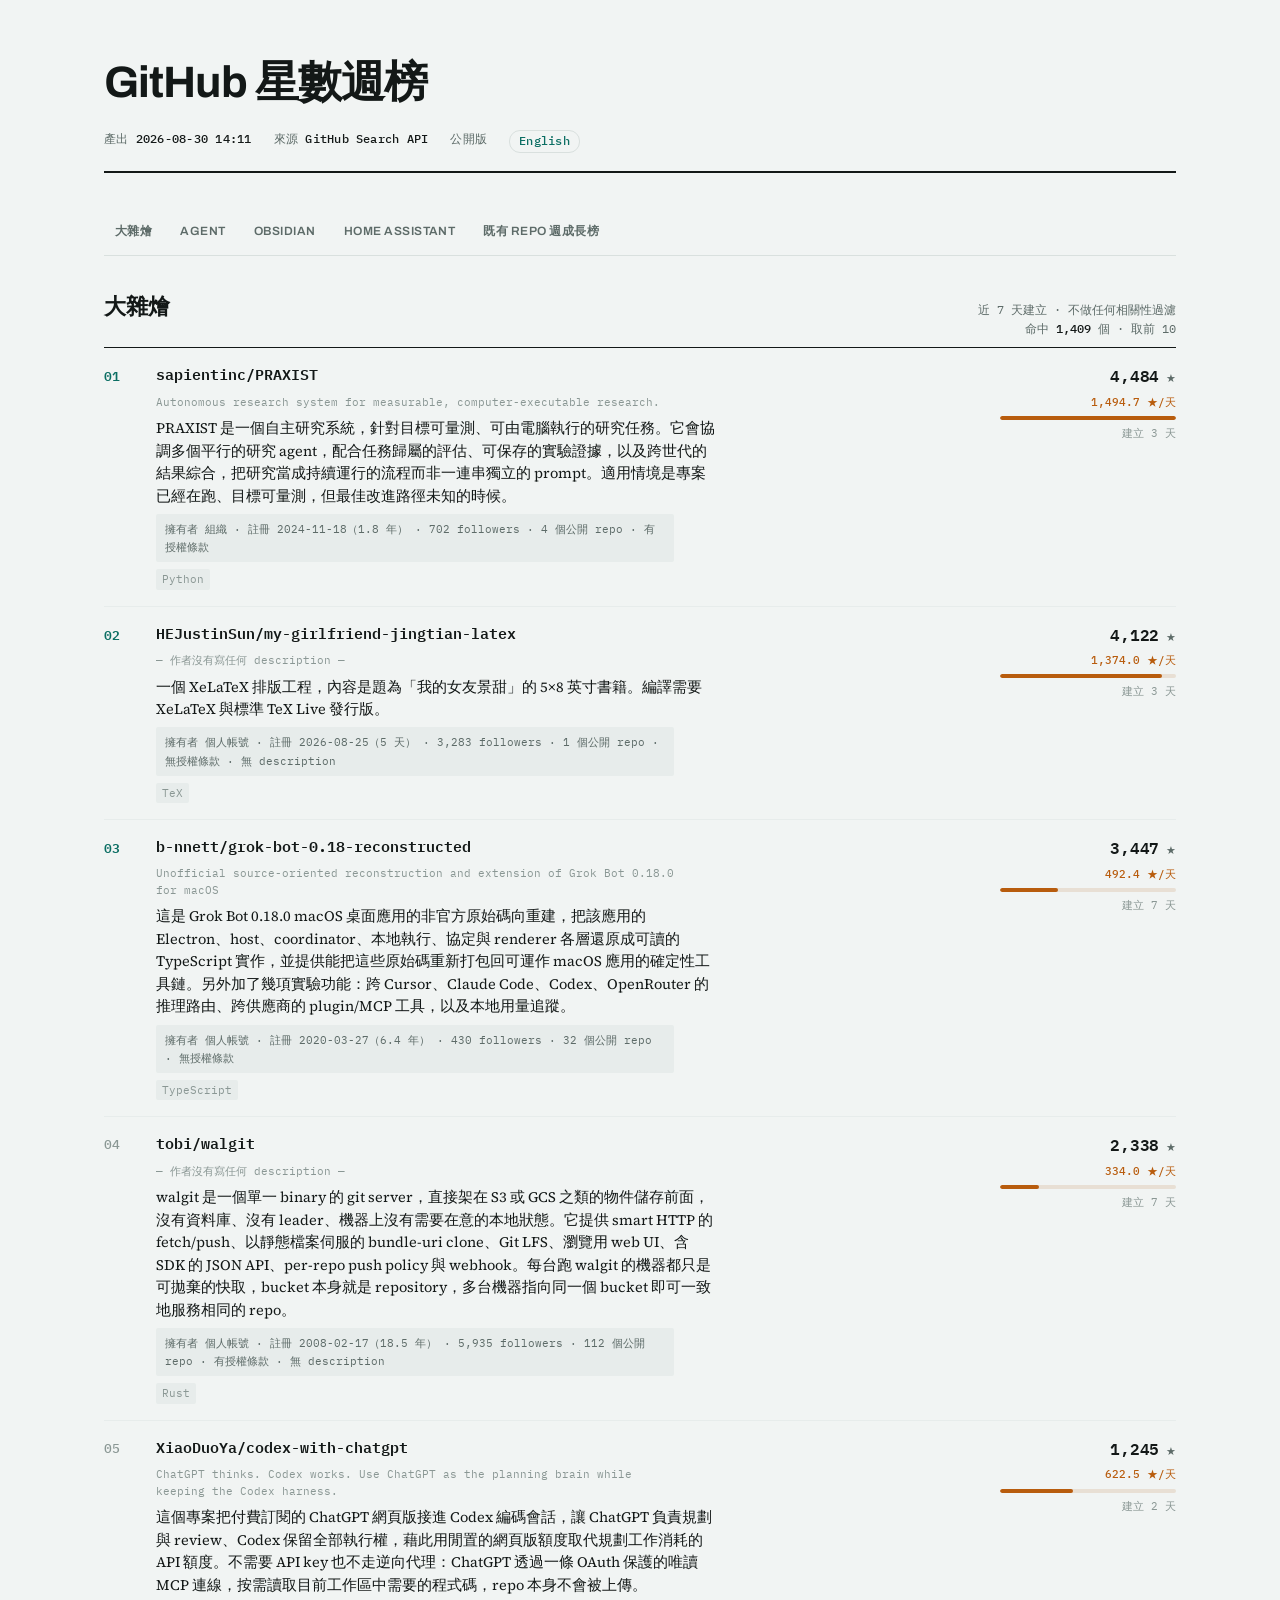
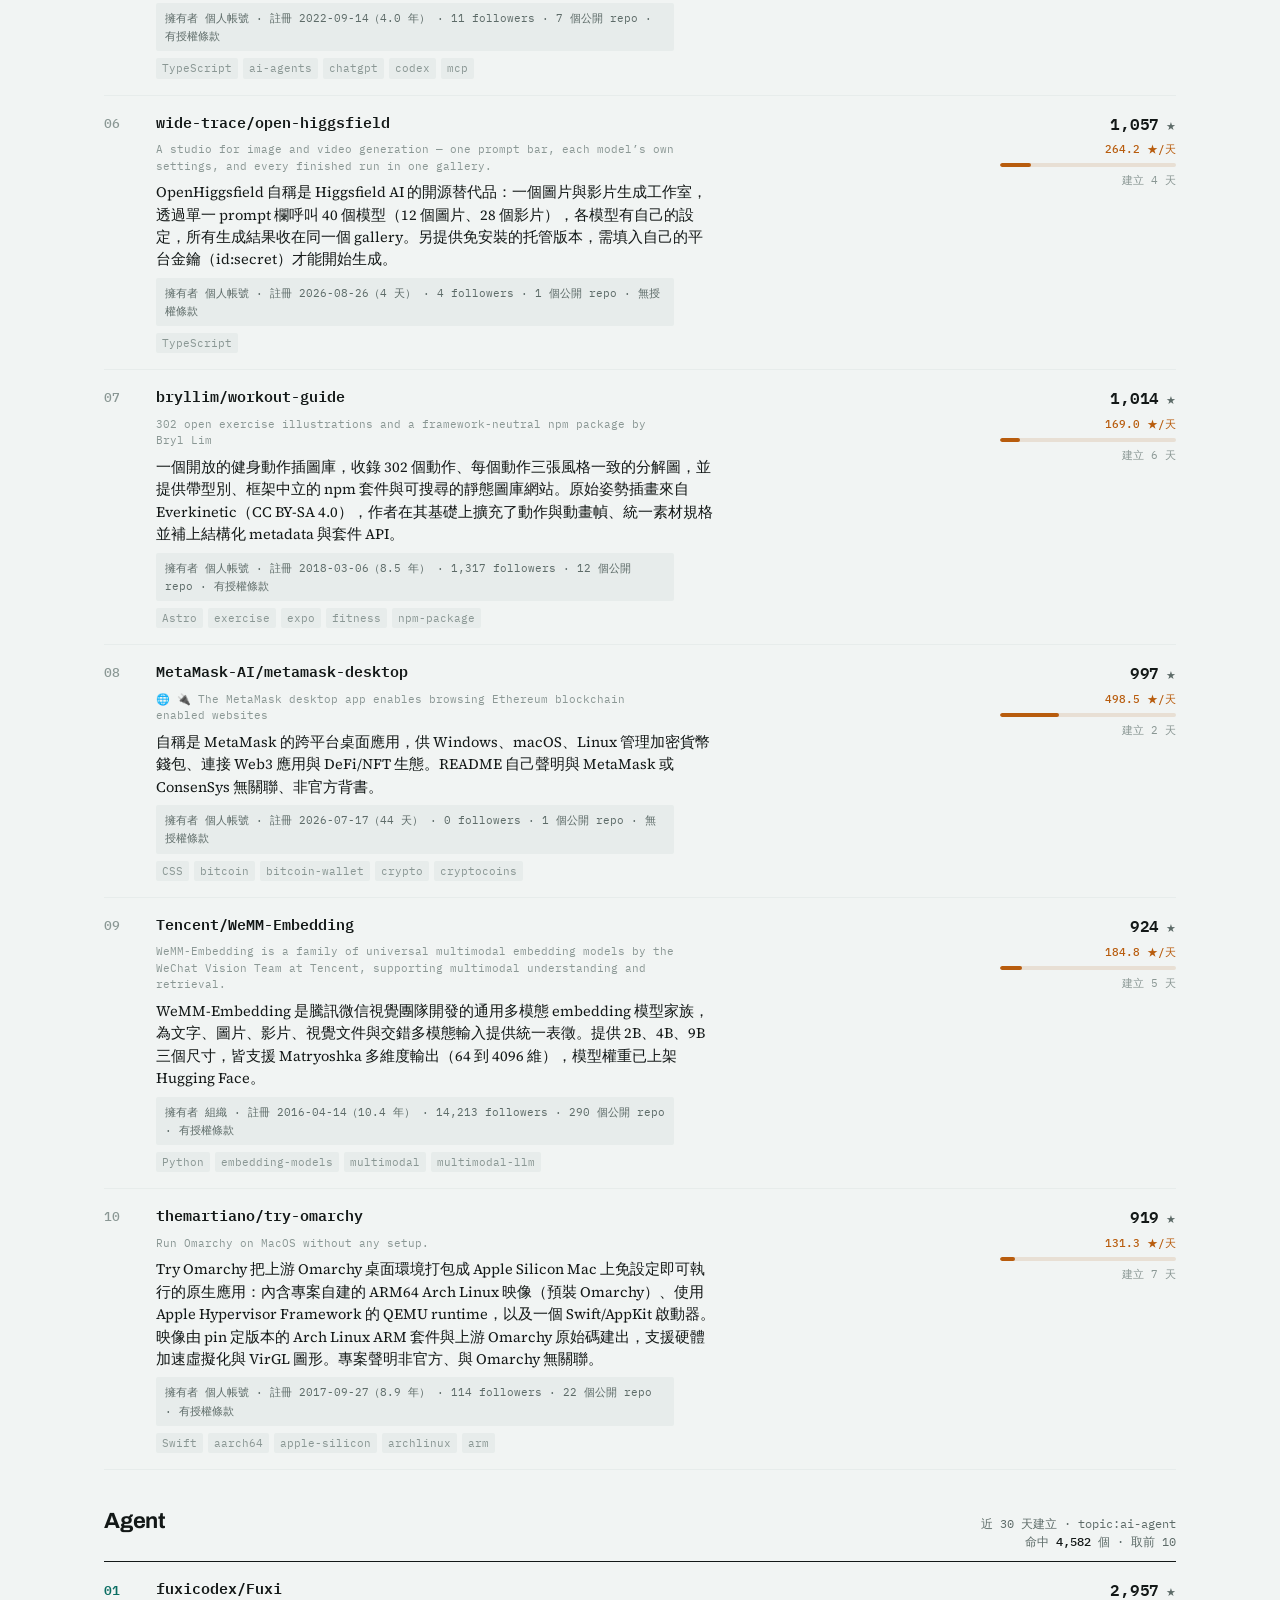
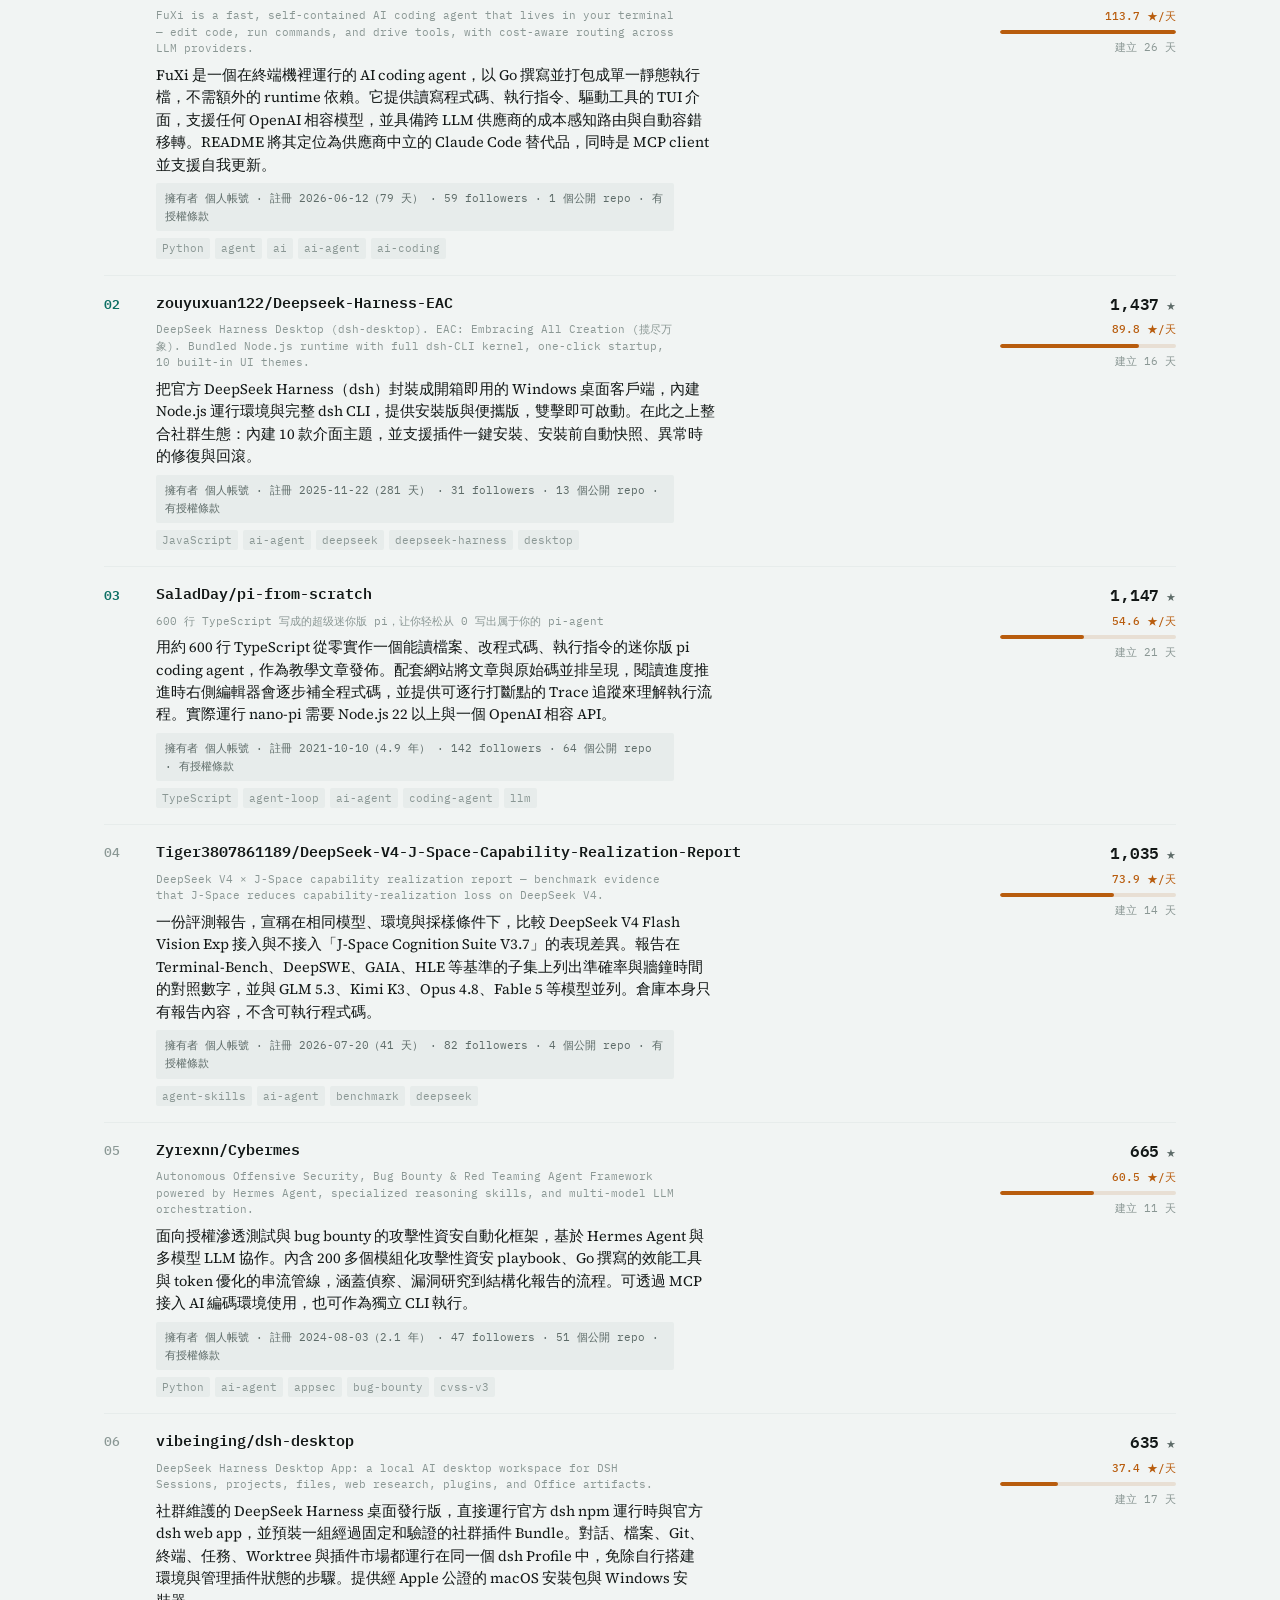
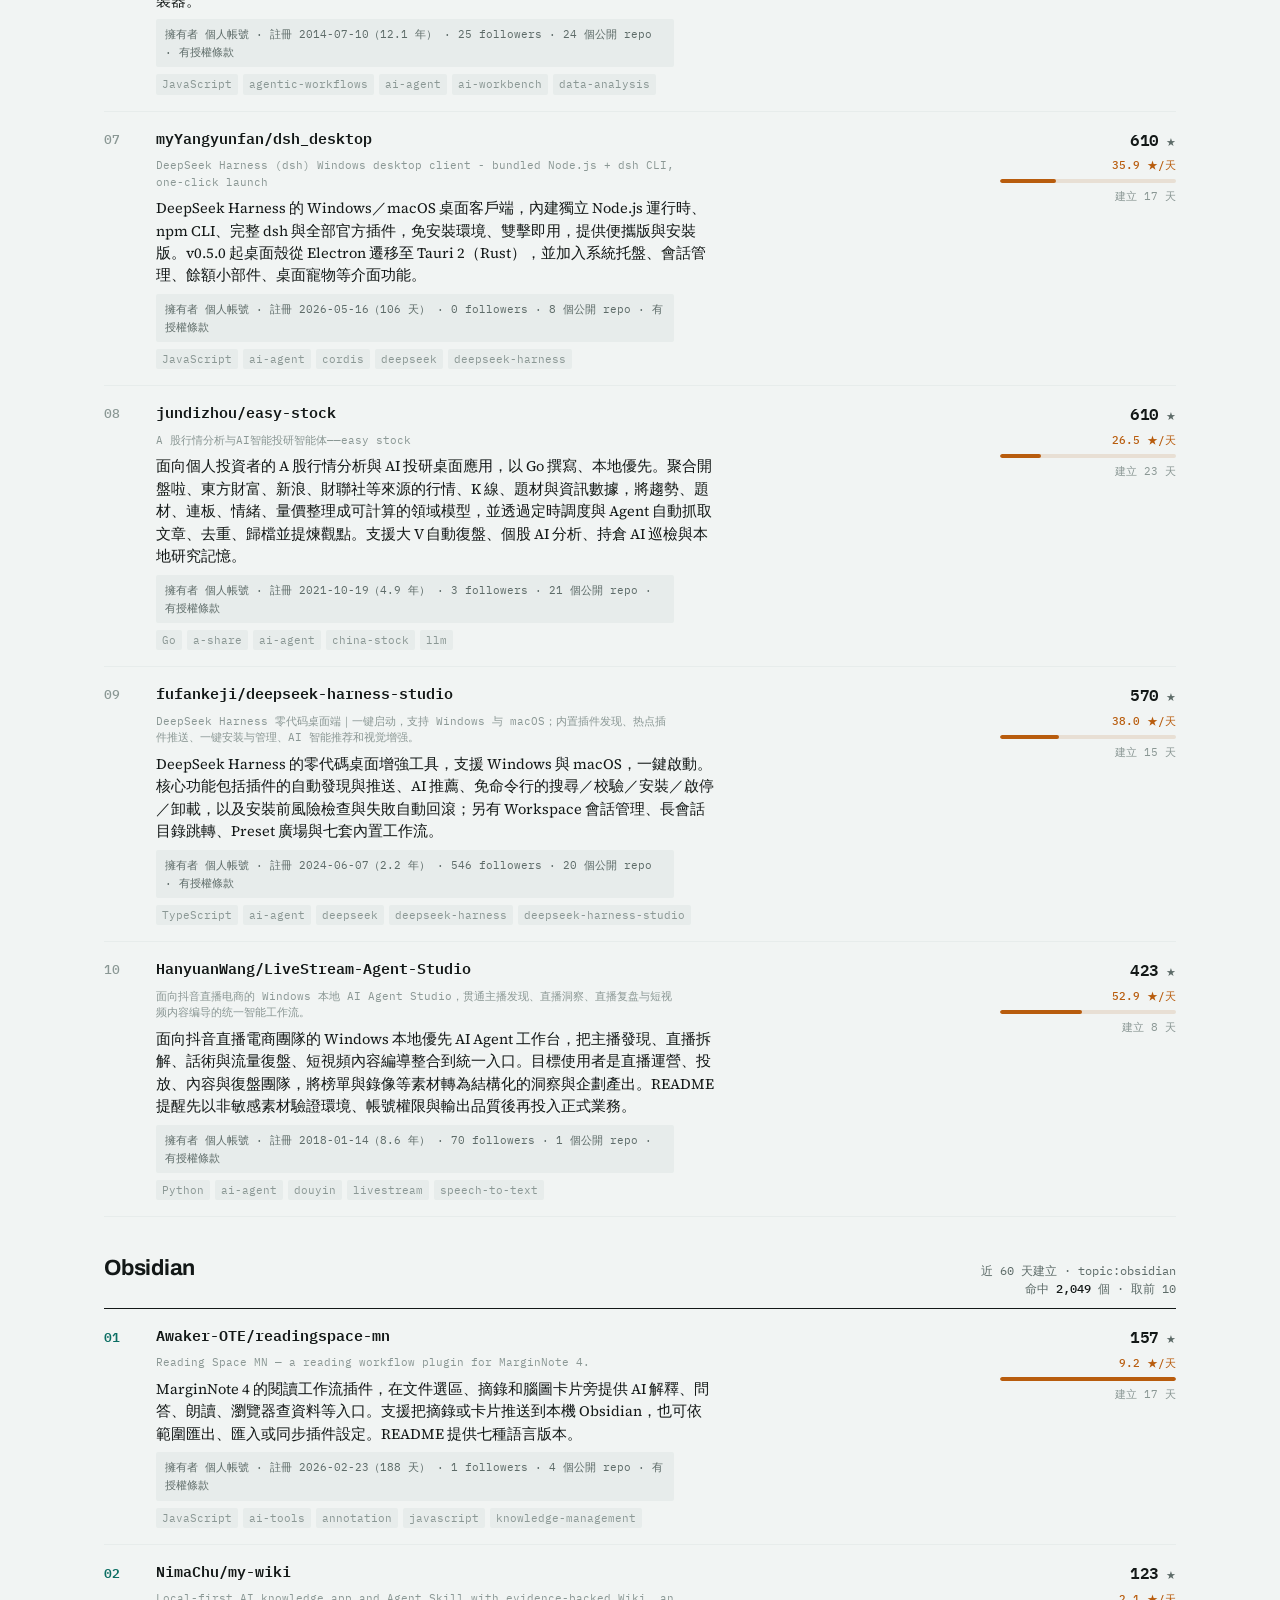
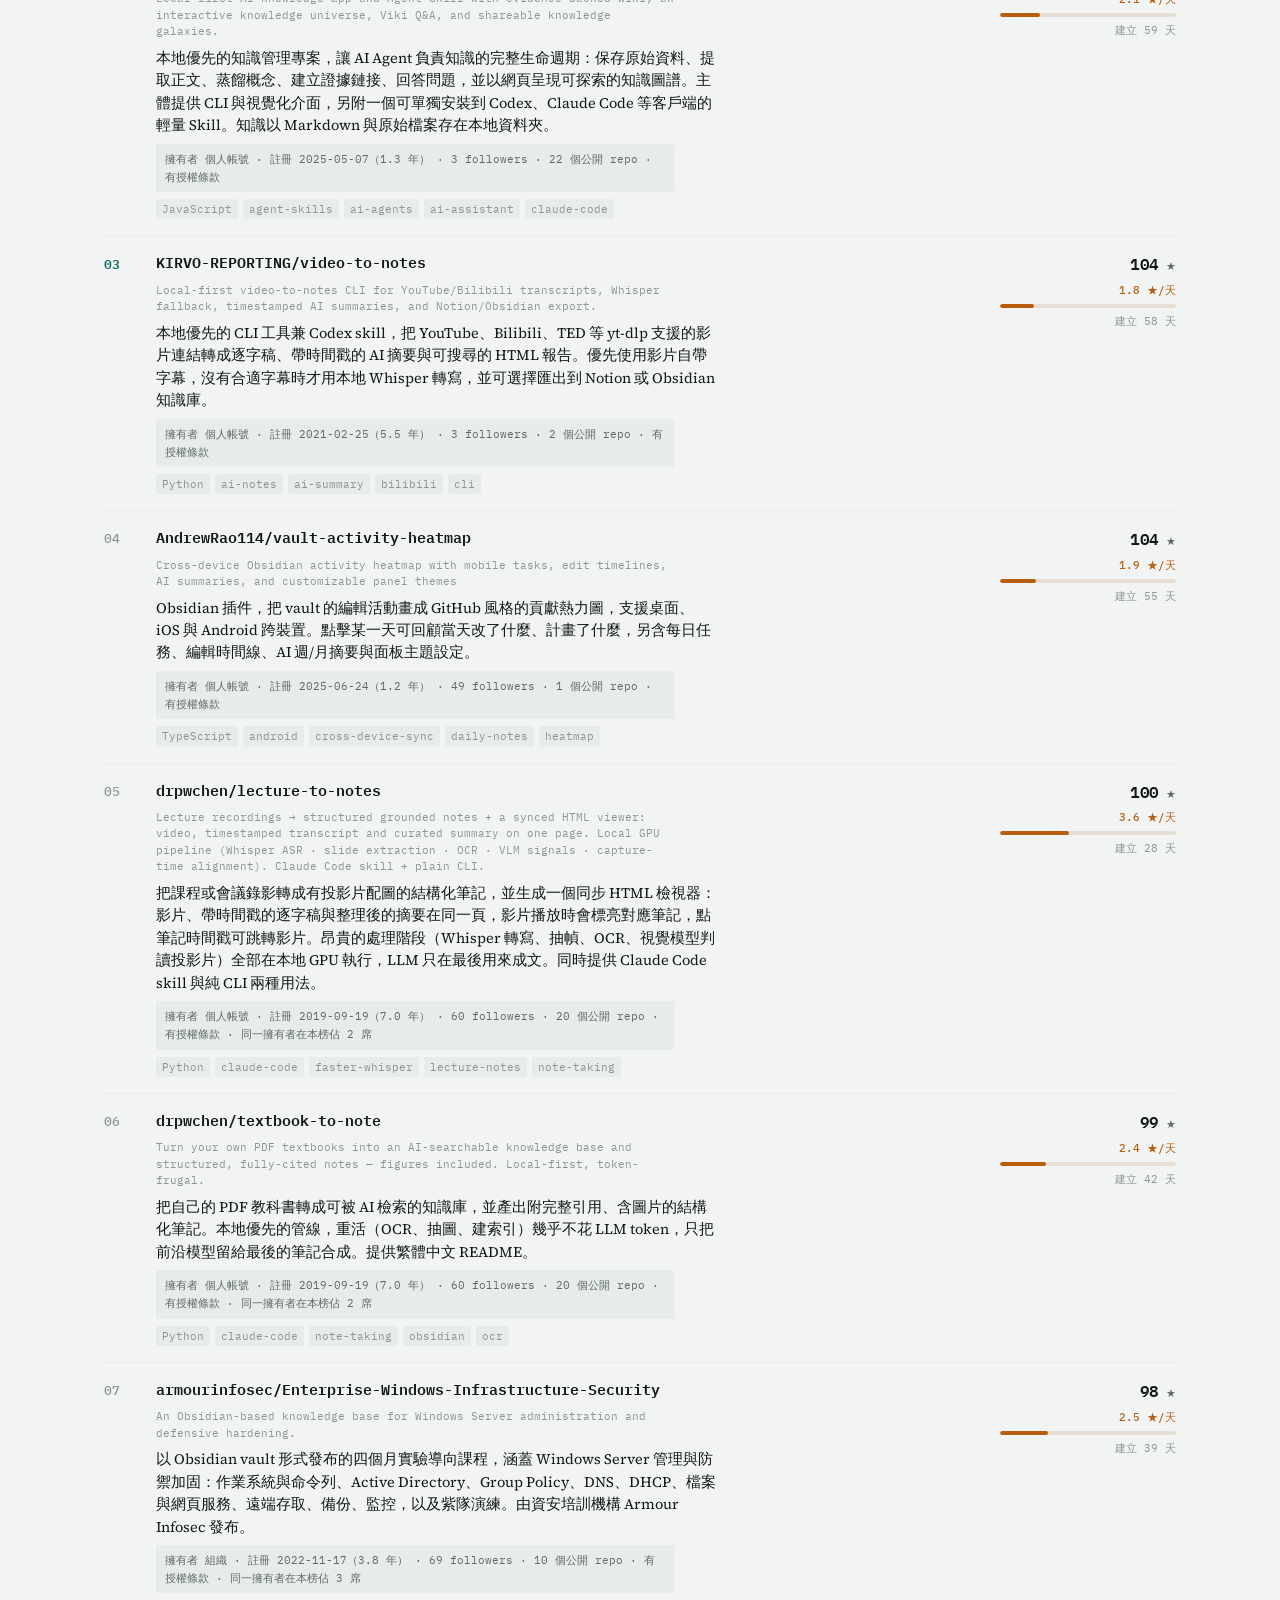
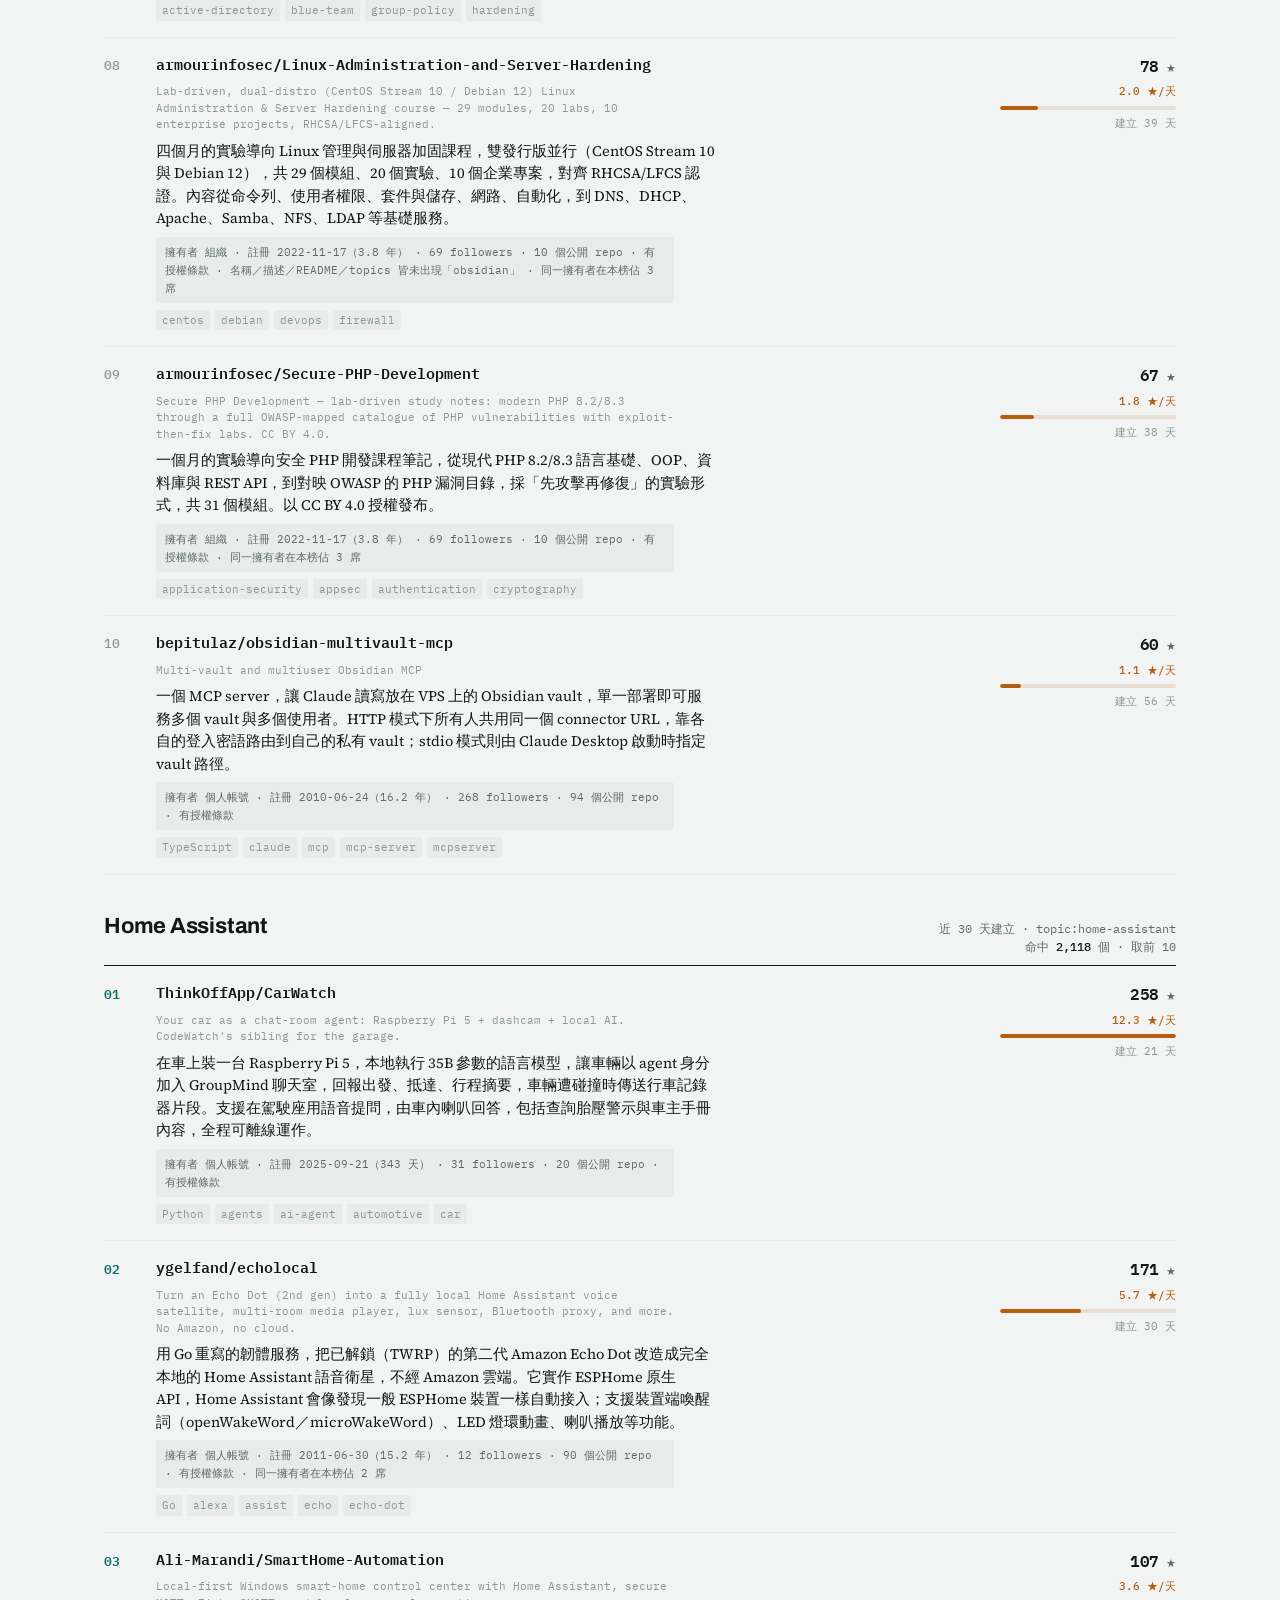
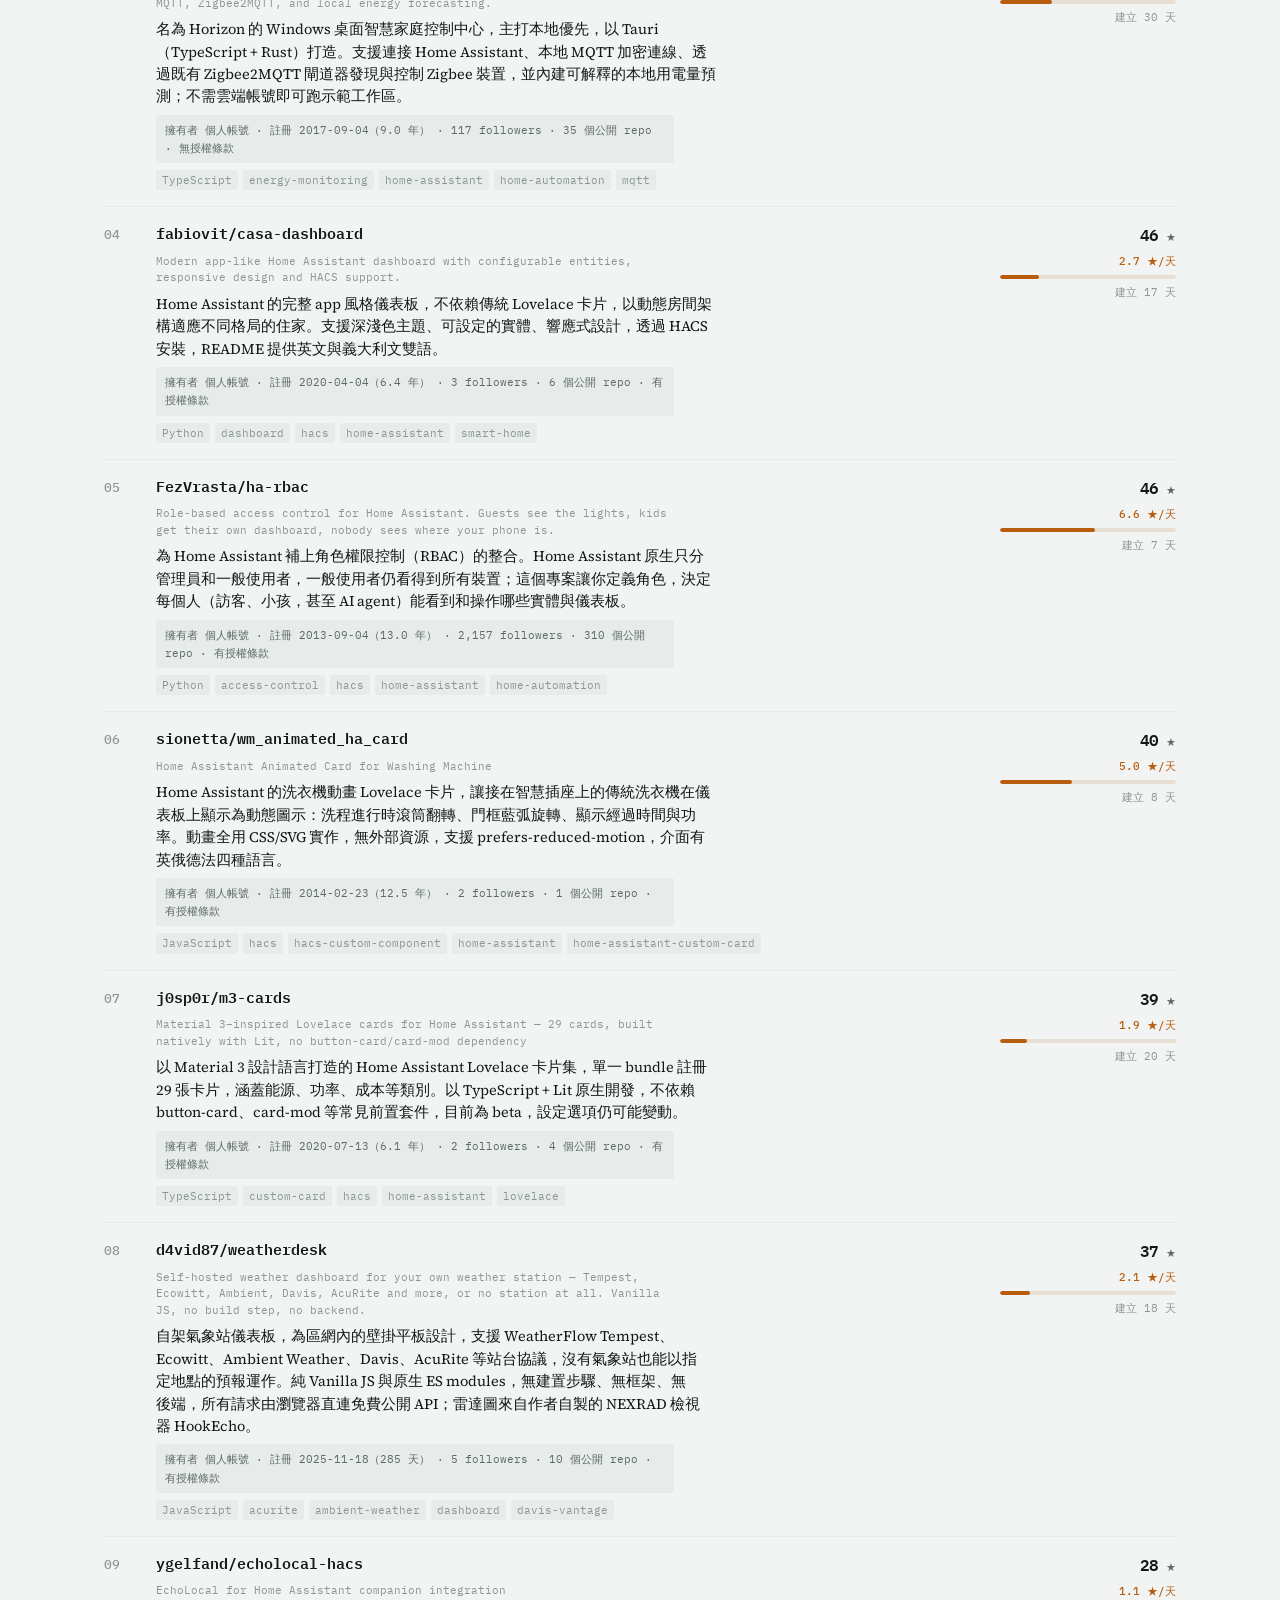
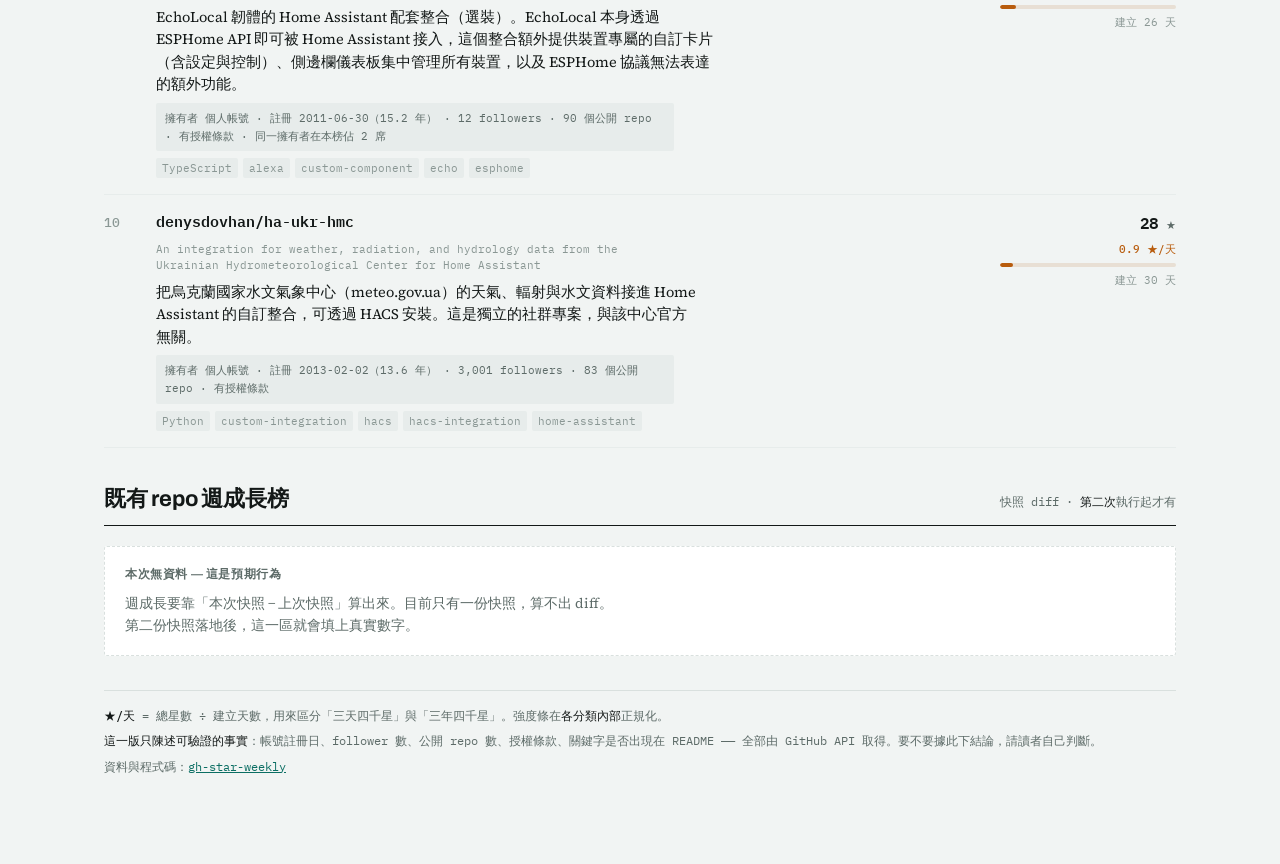
<file: docs/zh/archive/2026-08-30.html>
<!doctype html>
<html lang="zh-Hant">
<head>
<meta charset="utf-8">
<meta name="viewport" content="width=device-width,initial-scale=1">
<title>GitHub 星數週榜 2026-08-30</title>
<style>
@import url("https://fonts.googleapis.com/css2?family=Archivo:wght@500;600;700&family=Source+Serif+4:opsz,wght@8..60,400;8..60,600&family=IBM+Plex+Mono:wght@400;500;600&display=swap");
:root{
  --ground:#F1F4F3; --surface:#FFFFFF; --ink:#131817; --muted:#5D6B68; --faint:#8A9794;
  --rule:#D9E0DE; --rule-soft:#E7ECEB; --accent:#0B6E63; --accent-soft:#DBEAE7;
  --heat:#B85C0D; --heat-track:#E8DFD4;
  --t-real:#0B6E63;   --t-real-bg:#DBEAE7;
  --t-novelty:#6D3F9E;--t-novelty-bg:#EBE2F5;
  --t-fame:#1F5B9E;   --t-fame-bg:#DEE9F5;
  --t-trend:#9A6207;  --t-trend-bg:#F3E8D3;
  --t-flood:#8A4B22;  --t-flood-bg:#F1E2D8;
  --t-mistag:#5D6B68; --t-mistag-bg:#E4E9E8;
  --t-scam:#A5251C;   --t-scam-bg:#F6DEDC;
  --chip:#E7ECEB;
}
@media (prefers-color-scheme:dark){:root:not([data-theme="light"]){
  --ground:#0E1312; --surface:#161C1B; --ink:#E6EDEB; --muted:#8FA09C; --faint:#6E7D79;
  --rule:#242D2B; --rule-soft:#1C2322; --accent:#4FD1BE; --accent-soft:#12302C;
  --heat:#DE9349; --heat-track:#2B2320;
  --t-real:#4FD1BE;   --t-real-bg:#12302C;
  --t-novelty:#B48BE8;--t-novelty-bg:#251C33;
  --t-fame:#6FA8E0;   --t-fame-bg:#152431;
  --t-trend:#DDA43C;  --t-trend-bg:#2C2415;
  --t-flood:#D08A5B;  --t-flood-bg:#2E2018;
  --t-mistag:#8FA09C; --t-mistag-bg:#1F2725;
  --t-scam:#EE7A70;   --t-scam-bg:#341A18;
  --chip:#1F2725;
}}
:root[data-theme="dark"]{
  --ground:#0E1312; --surface:#161C1B; --ink:#E6EDEB; --muted:#8FA09C; --faint:#6E7D79;
  --rule:#242D2B; --rule-soft:#1C2322; --accent:#4FD1BE; --accent-soft:#12302C;
  --heat:#DE9349; --heat-track:#2B2320;
  --t-real:#4FD1BE;   --t-real-bg:#12302C;
  --t-novelty:#B48BE8;--t-novelty-bg:#251C33;
  --t-fame:#6FA8E0;   --t-fame-bg:#152431;
  --t-trend:#DDA43C;  --t-trend-bg:#2C2415;
  --t-flood:#D08A5B;  --t-flood-bg:#2E2018;
  --t-mistag:#8FA09C; --t-mistag-bg:#1F2725;
  --t-scam:#EE7A70;   --t-scam-bg:#341A18;
  --chip:#1F2725;
}
*{box-sizing:border-box}
body{background:var(--ground);color:var(--ink);
  font-family:"Source Serif 4",Georgia,"Noto Serif CJK TC",serif;line-height:1.55;
  -webkit-font-smoothing:antialiased}
.wrap{max-width:1120px;margin:0 auto;padding:40px 24px 80px;
  display:flex;flex-direction:column;gap:34px}
.mast{display:flex;flex-direction:column;gap:14px;
  border-bottom:2px solid var(--ink);padding-bottom:18px}
.mast h1{font-family:Archivo,system-ui,sans-serif;font-weight:700;
  font-size:clamp(30px,5vw,44px);letter-spacing:-.02em;margin:0;text-wrap:balance}
.mast .meta{display:flex;flex-wrap:wrap;gap:8px 22px;
  font-family:"IBM Plex Mono",ui-monospace,monospace;font-size:12px;
  color:var(--muted);letter-spacing:.02em}
.mast .meta b{color:var(--ink);font-weight:500}
.legend{display:flex;flex-wrap:wrap;gap:6px;margin-top:2px}
nav{position:sticky;top:0;z-index:5;background:var(--ground);
  border-bottom:1px solid var(--rule);padding:10px 0;display:flex;flex-wrap:wrap;gap:6px}
nav a{font-family:Archivo,system-ui,sans-serif;font-size:12px;font-weight:600;
  text-decoration:none;color:var(--muted);padding:5px 11px;border-radius:2px;
  letter-spacing:.04em;text-transform:uppercase}
nav a:hover,nav a:focus-visible{color:var(--accent);background:var(--accent-soft)}
nav a:focus-visible{outline:2px solid var(--accent);outline-offset:1px}
section{display:flex;flex-direction:column}
.sechead{display:flex;align-items:baseline;justify-content:space-between;gap:16px;
  flex-wrap:wrap;padding-bottom:9px;border-bottom:1px solid var(--ink)}
.sechead h2{font-family:Archivo,system-ui,sans-serif;font-weight:700;font-size:22px;
  margin:0;letter-spacing:-.01em}
.sechead .q{font-family:"IBM Plex Mono",monospace;font-size:11.5px;color:var(--muted);
  text-align:right;line-height:1.6}
.sechead .q b{color:var(--ink);font-weight:500}
.verdict{font-size:14px;color:var(--ink);background:var(--surface);
  border-left:3px solid var(--accent);padding:11px 15px;margin:14px 0 4px;
  max-width:78ch;text-wrap:pretty}
.rows{display:flex;flex-direction:column}
.row{display:grid;grid-template-columns:34px minmax(0,1fr) 176px;gap:0 18px;
  align-items:start;padding:16px 0;border-bottom:1px solid var(--rule-soft)}
.rank{font-family:"IBM Plex Mono",monospace;font-size:13px;font-weight:500;
  color:var(--faint);padding-top:2px;font-variant-numeric:tabular-nums}
.row:nth-child(-n+3) .rank{color:var(--accent);font-weight:600}
.repo{min-width:0;display:flex;flex-direction:column;gap:7px}
.titleline{display:flex;flex-wrap:wrap;align-items:center;gap:8px}
.titleline a{font-family:"IBM Plex Mono",monospace;font-size:14.5px;font-weight:600;
  color:var(--ink);text-decoration:none;word-break:break-word}
.titleline a:hover{color:var(--accent);text-decoration:underline}
.titleline a:focus-visible{outline:2px solid var(--accent);outline-offset:2px}
.pill{font-family:Archivo,sans-serif;font-size:10.5px;font-weight:600;
  padding:2.5px 8px;border-radius:11px;letter-spacing:.03em;white-space:nowrap}
.pill.real{color:var(--t-real);background:var(--t-real-bg)}
.pill.novelty{color:var(--t-novelty);background:var(--t-novelty-bg)}
.pill.fame{color:var(--t-fame);background:var(--t-fame-bg)}
.pill.trend{color:var(--t-trend);background:var(--t-trend-bg)}
.pill.flood{color:var(--t-flood);background:var(--t-flood-bg)}
.pill.mistag{color:var(--t-mistag);background:var(--t-mistag-bg)}
.pill.scam{color:var(--t-scam);background:var(--t-scam-bg)}
.origdesc{font-family:"IBM Plex Mono",monospace;font-size:11px;color:var(--faint);
  line-height:1.5;max-width:74ch}
.what{font-size:14.5px;color:var(--ink);max-width:70ch;text-wrap:pretty}
.why{font-size:13.5px;color:var(--muted);max-width:70ch;text-wrap:pretty;
  border-left:3px solid var(--rule);padding-left:12px}
.why.real{border-color:var(--t-real)} .why.novelty{border-color:var(--t-novelty)}
.why.fame{border-color:var(--t-fame)} .why.trend{border-color:var(--t-trend)}
.why.flood{border-color:var(--t-flood)} .why.mistag{border-color:var(--t-mistag)}
.why.scam{border-color:var(--t-scam);background:var(--t-scam-bg);
  padding:9px 12px;color:var(--ink)}
.why b{color:var(--ink);font-weight:600}
.what b{font-weight:600}
.chips{display:flex;flex-wrap:wrap;gap:5px}
.chip{font-family:"IBM Plex Mono",monospace;font-size:10.5px;background:var(--chip);
  color:var(--faint);padding:2px 6px;border-radius:2px}
.data{display:flex;flex-direction:column;gap:5px;align-items:flex-end;
  font-family:"IBM Plex Mono",monospace;font-variant-numeric:tabular-nums}
.stars{font-size:16px;font-weight:600;letter-spacing:-.01em}
.stars span{font-size:11px;font-weight:400;color:var(--muted)}
.vel{font-size:11px;color:var(--heat);font-weight:500}
.bar{width:100%;height:4px;background:var(--heat-track);border-radius:2px;overflow:hidden}
.bar i{display:block;height:100%;background:var(--heat);border-radius:2px}
.age{font-size:10.5px;color:var(--faint)}
.pending{margin-top:20px;border:1px dashed var(--rule);border-radius:3px;
  background:var(--surface);padding:18px 20px;display:flex;flex-direction:column;gap:10px}
.pending h3{font-family:Archivo,sans-serif;font-size:12px;font-weight:600;margin:0;
  letter-spacing:.05em;text-transform:uppercase;color:var(--muted)}
.pending p{margin:0;font-size:14px;color:var(--muted);max-width:70ch}
.ghost{display:grid;grid-template-columns:34px minmax(0,1fr) 96px 96px;gap:0 16px;
  font-family:"IBM Plex Mono",monospace;font-size:12px;color:var(--muted);opacity:.55;
  padding:7px 0;border-bottom:1px solid var(--rule-soft);font-variant-numeric:tabular-nums}
.ghost.head{opacity:.9;font-weight:600;color:var(--ink);border-bottom:1px solid var(--rule);
  font-size:10.5px;text-transform:uppercase;letter-spacing:.05em}
.ghost .num{text-align:right}
.ghost .pos{color:var(--t-real)}
.skel{background:currentColor;opacity:.16;height:9px;border-radius:2px;display:block}
footer{border-top:1px solid var(--rule);padding-top:16px;font-family:"IBM Plex Mono",monospace;
  font-size:11.5px;color:var(--muted);display:flex;flex-direction:column;gap:7px;line-height:1.6}
footer b{color:var(--ink);font-weight:500}
@media(max-width:680px){
  nav{flex-wrap:nowrap;overflow-x:auto;-webkit-overflow-scrolling:touch;
      scrollbar-width:none}
  nav::-webkit-scrollbar{display:none}
  nav a{flex:0 0 auto}
  .row{grid-template-columns:26px minmax(0,1fr);gap:0 10px}
  .data{grid-column:2;align-items:flex-start;margin-top:10px}
  .bar{max-width:200px}
  .ghost{grid-template-columns:26px minmax(0,1fr) 70px 70px}
}
@media(prefers-reduced-motion:reduce){*{transition:none!important;animation:none!important}}
/* ---- 事實層（公開版的主角） ---- */
.facts{font-family:"IBM Plex Mono",ui-monospace,monospace;font-size:11px;
  color:var(--muted);line-height:1.65;background:var(--chip);
  padding:6px 9px;border-radius:2px;max-width:74ch}
/* ---- 成長榜表格 ---- */
.gsub{font-family:Archivo,system-ui,sans-serif;font-size:14px;font-weight:600;
  margin:22px 0 8px;color:var(--ink)}
.tablewrap{overflow-x:auto}
table{border-collapse:collapse;width:100%;min-width:520px;
  font-family:"IBM Plex Mono",ui-monospace,monospace;font-size:12.5px;
  font-variant-numeric:tabular-nums}
th{text-align:left;font-size:10.5px;letter-spacing:.05em;text-transform:uppercase;
  color:var(--muted);font-weight:600;padding:7px 10px;
  border-bottom:1px solid var(--rule)}
td{padding:8px 10px;border-bottom:1px solid var(--rule-soft)}
td.r{color:var(--faint);width:34px}
td.n a{color:var(--ink);text-decoration:none}
td.n a:hover{color:var(--accent);text-decoration:underline}
th.num,td.num{text-align:right}
td.up{color:var(--t-real);font-weight:600}
footer a{color:var(--accent)}
.mast .meta a.lang{color:var(--accent);text-decoration:none;font-weight:500;
  border:1px solid var(--rule);padding:1px 9px;border-radius:11px}
.mast .meta a.lang:hover{background:var(--accent-soft)}
.mast .meta a.lang:focus-visible{outline:2px solid var(--accent);outline-offset:2px}

</style>
</head>
<body>
<div class="wrap">
  <header class="mast">
    <h1>GitHub 星數週榜</h1>
    <div class="meta">
      <span>產出 <b>2026-08-30 14:11</b></span>
      <span>來源 <b>GitHub Search API</b></span>
      <span>公開版</span>
      <a class="lang" href="/gh-star-weekly/">English</a>
    </div>
    
  </header>
  <nav><a href="#misc">大雜燴</a><a href="#agent">Agent</a><a href="#obsidian">Obsidian</a><a href="#ha">Home Assistant</a><a href="#growth">既有 repo 週成長榜</a></nav>
  <section id="misc">
    <div class="sechead"><h2>大雜燴</h2>
      <div class="q">近 7 天建立 · 不做任何相關性過濾<br>
        命中 <b>1,409</b> 個 · 取前 10</div>
    </div>
    <div class="rows">
      <div class="row">
        <div class="rank">01</div>
        <div class="repo">
          <div class="titleline">
            <a href="https://github.com/sapientinc/PRAXIST" target="_blank" rel="noopener">sapientinc/PRAXIST</a>
            
          </div>
          <div class="origdesc">Autonomous research system for measurable, computer-executable research.</div>
          <div class="what">PRAXIST 是一個自主研究系統，針對目標可量測、可由電腦執行的研究任務。它會協調多個平行的研究 agent，配合任務歸屬的評估、可保存的實驗證據，以及跨世代的結果綜合，把研究當成持續運行的流程而非一連串獨立的 prompt。適用情境是專案已經在跑、目標可量測，但最佳改進路徑未知的時候。</div>
          
          <div class="facts">擁有者 組織 · 註冊 2024-11-18（1.8 年） · 702 followers · 4 個公開 repo · 有授權條款</div>
          <div class="chips"><span class="chip">Python</span></div>
        </div>
        <div class="data">
          <div class="stars">4,484<span> ★</span></div>
          <div class="vel">1,494.7 ★/天</div>
          <div class="bar"><i style="width:100.0%"></i></div>
          <div class="age">建立 3 天</div>
        </div>
      </div>
      <div class="row">
        <div class="rank">02</div>
        <div class="repo">
          <div class="titleline">
            <a href="https://github.com/HEJustinSun/my-girlfriend-jingtian-latex" target="_blank" rel="noopener">HEJustinSun/my-girlfriend-jingtian-latex</a>
            
          </div>
          <div class="origdesc">— 作者沒有寫任何 description —</div>
          <div class="what">一個 XeLaTeX 排版工程，內容是題為「我的女友景甜」的 5×8 英寸書籍。編譯需要 XeLaTeX 與標準 TeX Live 發行版。</div>
          
          <div class="facts">擁有者 個人帳號 · 註冊 2026-08-25（5 天） · 3,283 followers · 1 個公開 repo · 無授權條款 · 無 description</div>
          <div class="chips"><span class="chip">TeX</span></div>
        </div>
        <div class="data">
          <div class="stars">4,122<span> ★</span></div>
          <div class="vel">1,374.0 ★/天</div>
          <div class="bar"><i style="width:91.9%"></i></div>
          <div class="age">建立 3 天</div>
        </div>
      </div>
      <div class="row">
        <div class="rank">03</div>
        <div class="repo">
          <div class="titleline">
            <a href="https://github.com/b-nnett/grok-bot-0.18-reconstructed" target="_blank" rel="noopener">b-nnett/grok-bot-0.18-reconstructed</a>
            
          </div>
          <div class="origdesc">Unofficial source-oriented reconstruction and extension of Grok Bot 0.18.0 for macOS</div>
          <div class="what">這是 Grok Bot 0.18.0 macOS 桌面應用的非官方原始碼向重建，把該應用的 Electron、host、coordinator、本地執行、協定與 renderer 各層還原成可讀的 TypeScript 實作，並提供能把這些原始碼重新打包回可運作 macOS 應用的確定性工具鏈。另外加了幾項實驗功能：跨 Cursor、Claude Code、Codex、OpenRouter 的推理路由、跨供應商的 plugin/MCP 工具，以及本地用量追蹤。</div>
          
          <div class="facts">擁有者 個人帳號 · 註冊 2020-03-27（6.4 年） · 430 followers · 32 個公開 repo · 無授權條款</div>
          <div class="chips"><span class="chip">TypeScript</span></div>
        </div>
        <div class="data">
          <div class="stars">3,447<span> ★</span></div>
          <div class="vel">492.4 ★/天</div>
          <div class="bar"><i style="width:32.9%"></i></div>
          <div class="age">建立 7 天</div>
        </div>
      </div>
      <div class="row">
        <div class="rank">04</div>
        <div class="repo">
          <div class="titleline">
            <a href="https://github.com/tobi/walgit" target="_blank" rel="noopener">tobi/walgit</a>
            
          </div>
          <div class="origdesc">— 作者沒有寫任何 description —</div>
          <div class="what">walgit 是一個單一 binary 的 git server，直接架在 S3 或 GCS 之類的物件儲存前面，沒有資料庫、沒有 leader、機器上沒有需要在意的本地狀態。它提供 smart HTTP 的 fetch/push、以靜態檔案伺服的 bundle-uri clone、Git LFS、瀏覽用 web UI、含 SDK 的 JSON API、per-repo push policy 與 webhook。每台跑 walgit 的機器都只是可拋棄的快取，bucket 本身就是 repository，多台機器指向同一個 bucket 即可一致地服務相同的 repo。</div>
          
          <div class="facts">擁有者 個人帳號 · 註冊 2008-02-17（18.5 年） · 5,935 followers · 112 個公開 repo · 有授權條款 · 無 description</div>
          <div class="chips"><span class="chip">Rust</span></div>
        </div>
        <div class="data">
          <div class="stars">2,338<span> ★</span></div>
          <div class="vel">334.0 ★/天</div>
          <div class="bar"><i style="width:22.3%"></i></div>
          <div class="age">建立 7 天</div>
        </div>
      </div>
      <div class="row">
        <div class="rank">05</div>
        <div class="repo">
          <div class="titleline">
            <a href="https://github.com/XiaoDuoYa/codex-with-chatgpt" target="_blank" rel="noopener">XiaoDuoYa/codex-with-chatgpt</a>
            
          </div>
          <div class="origdesc">ChatGPT thinks. Codex works. Use ChatGPT as the planning brain while keeping the Codex harness.</div>
          <div class="what">這個專案把付費訂閱的 ChatGPT 網頁版接進 Codex 編碼會話，讓 ChatGPT 負責規劃與 review、Codex 保留全部執行權，藉此用閒置的網頁版額度取代規劃工作消耗的 API 額度。不需要 API key 也不走逆向代理：ChatGPT 透過一條 OAuth 保護的唯讀 MCP 連線，按需讀取目前工作區中需要的程式碼，repo 本身不會被上傳。</div>
          
          <div class="facts">擁有者 個人帳號 · 註冊 2022-09-14（4.0 年） · 11 followers · 7 個公開 repo · 有授權條款</div>
          <div class="chips"><span class="chip">TypeScript</span><span class="chip">ai-agents</span><span class="chip">chatgpt</span><span class="chip">codex</span><span class="chip">mcp</span></div>
        </div>
        <div class="data">
          <div class="stars">1,245<span> ★</span></div>
          <div class="vel">622.5 ★/天</div>
          <div class="bar"><i style="width:41.6%"></i></div>
          <div class="age">建立 2 天</div>
        </div>
      </div>
      <div class="row">
        <div class="rank">06</div>
        <div class="repo">
          <div class="titleline">
            <a href="https://github.com/wide-trace/open-higgsfield" target="_blank" rel="noopener">wide-trace/open-higgsfield</a>
            
          </div>
          <div class="origdesc">A studio for image and video generation — one prompt bar, each model’s own settings, and every finished run in one gallery.</div>
          <div class="what">OpenHiggsfield 自稱是 Higgsfield AI 的開源替代品：一個圖片與影片生成工作室，透過單一 prompt 欄呼叫 40 個模型（12 個圖片、28 個影片），各模型有自己的設定，所有生成結果收在同一個 gallery。另提供免安裝的托管版本，需填入自己的平台金鑰（id:secret）才能開始生成。</div>
          
          <div class="facts">擁有者 個人帳號 · 註冊 2026-08-26（4 天） · 4 followers · 1 個公開 repo · 無授權條款</div>
          <div class="chips"><span class="chip">TypeScript</span></div>
        </div>
        <div class="data">
          <div class="stars">1,057<span> ★</span></div>
          <div class="vel">264.2 ★/天</div>
          <div class="bar"><i style="width:17.7%"></i></div>
          <div class="age">建立 4 天</div>
        </div>
      </div>
      <div class="row">
        <div class="rank">07</div>
        <div class="repo">
          <div class="titleline">
            <a href="https://github.com/bryllim/workout-guide" target="_blank" rel="noopener">bryllim/workout-guide</a>
            
          </div>
          <div class="origdesc">302 open exercise illustrations and a framework-neutral npm package by Bryl Lim</div>
          <div class="what">一個開放的健身動作插圖庫，收錄 302 個動作、每個動作三張風格一致的分解圖，並提供帶型別、框架中立的 npm 套件與可搜尋的靜態圖庫網站。原始姿勢插畫來自 Everkinetic（CC BY-SA 4.0），作者在其基礎上擴充了動作與動畫幀、統一素材規格並補上結構化 metadata 與套件 API。</div>
          
          <div class="facts">擁有者 個人帳號 · 註冊 2018-03-06（8.5 年） · 1,317 followers · 12 個公開 repo · 有授權條款</div>
          <div class="chips"><span class="chip">Astro</span><span class="chip">exercise</span><span class="chip">expo</span><span class="chip">fitness</span><span class="chip">npm-package</span></div>
        </div>
        <div class="data">
          <div class="stars">1,014<span> ★</span></div>
          <div class="vel">169.0 ★/天</div>
          <div class="bar"><i style="width:11.3%"></i></div>
          <div class="age">建立 6 天</div>
        </div>
      </div>
      <div class="row">
        <div class="rank">08</div>
        <div class="repo">
          <div class="titleline">
            <a href="https://github.com/MetaMask-AI/metamask-desktop" target="_blank" rel="noopener">MetaMask-AI/metamask-desktop</a>
            
          </div>
          <div class="origdesc">🌐 🔌 The MetaMask desktop app enables browsing Ethereum blockchain enabled websites</div>
          <div class="what">自稱是 MetaMask 的跨平台桌面應用，供 Windows、macOS、Linux 管理加密貨幣錢包、連接 Web3 應用與 DeFi/NFT 生態。README 自己聲明與 MetaMask 或 ConsenSys 無關聯、非官方背書。</div>
          
          <div class="facts">擁有者 個人帳號 · 註冊 2026-07-17（44 天） · 0 followers · 1 個公開 repo · 無授權條款</div>
          <div class="chips"><span class="chip">CSS</span><span class="chip">bitcoin</span><span class="chip">bitcoin-wallet</span><span class="chip">crypto</span><span class="chip">cryptocoins</span></div>
        </div>
        <div class="data">
          <div class="stars">997<span> ★</span></div>
          <div class="vel">498.5 ★/天</div>
          <div class="bar"><i style="width:33.4%"></i></div>
          <div class="age">建立 2 天</div>
        </div>
      </div>
      <div class="row">
        <div class="rank">09</div>
        <div class="repo">
          <div class="titleline">
            <a href="https://github.com/Tencent/WeMM-Embedding" target="_blank" rel="noopener">Tencent/WeMM-Embedding</a>
            
          </div>
          <div class="origdesc">WeMM-Embedding is a family of universal multimodal embedding models by the WeChat Vision Team at Tencent, supporting multimodal understanding and retrieval.</div>
          <div class="what">WeMM-Embedding 是騰訊微信視覺團隊開發的通用多模態 embedding 模型家族，為文字、圖片、影片、視覺文件與交錯多模態輸入提供統一表徵。提供 2B、4B、9B 三個尺寸，皆支援 Matryoshka 多維度輸出（64 到 4096 維），模型權重已上架 Hugging Face。</div>
          
          <div class="facts">擁有者 組織 · 註冊 2016-04-14（10.4 年） · 14,213 followers · 290 個公開 repo · 有授權條款</div>
          <div class="chips"><span class="chip">Python</span><span class="chip">embedding-models</span><span class="chip">multimodal</span><span class="chip">multimodal-llm</span></div>
        </div>
        <div class="data">
          <div class="stars">924<span> ★</span></div>
          <div class="vel">184.8 ★/天</div>
          <div class="bar"><i style="width:12.4%"></i></div>
          <div class="age">建立 5 天</div>
        </div>
      </div>
      <div class="row">
        <div class="rank">10</div>
        <div class="repo">
          <div class="titleline">
            <a href="https://github.com/themartiano/try-omarchy" target="_blank" rel="noopener">themartiano/try-omarchy</a>
            
          </div>
          <div class="origdesc">Run Omarchy on MacOS without any setup.</div>
          <div class="what">Try Omarchy 把上游 Omarchy 桌面環境打包成 Apple Silicon Mac 上免設定即可執行的原生應用：內含專案自建的 ARM64 Arch Linux 映像（預裝 Omarchy）、使用 Apple Hypervisor Framework 的 QEMU runtime，以及一個 Swift/AppKit 啟動器。映像由 pin 定版本的 Arch Linux ARM 套件與上游 Omarchy 原始碼建出，支援硬體加速虛擬化與 VirGL 圖形。專案聲明非官方、與 Omarchy 無關聯。</div>
          
          <div class="facts">擁有者 個人帳號 · 註冊 2017-09-27（8.9 年） · 114 followers · 22 個公開 repo · 有授權條款</div>
          <div class="chips"><span class="chip">Swift</span><span class="chip">aarch64</span><span class="chip">apple-silicon</span><span class="chip">archlinux</span><span class="chip">arm</span></div>
        </div>
        <div class="data">
          <div class="stars">919<span> ★</span></div>
          <div class="vel">131.3 ★/天</div>
          <div class="bar"><i style="width:8.8%"></i></div>
          <div class="age">建立 7 天</div>
        </div>
      </div>
    </div>
  </section>
  <section id="agent">
    <div class="sechead"><h2>Agent</h2>
      <div class="q">近 30 天建立 · topic:ai-agent<br>
        命中 <b>4,582</b> 個 · 取前 10</div>
    </div>
    <div class="rows">
      <div class="row">
        <div class="rank">01</div>
        <div class="repo">
          <div class="titleline">
            <a href="https://github.com/fuxicodex/Fuxi" target="_blank" rel="noopener">fuxicodex/Fuxi</a>
            
          </div>
          <div class="origdesc">FuXi is a fast, self-contained AI coding agent that lives in your terminal — edit code, run commands, and drive tools, with cost-aware routing across LLM providers.</div>
          <div class="what">FuXi 是一個在終端機裡運行的 AI coding agent，以 Go 撰寫並打包成單一靜態執行檔，不需額外的 runtime 依賴。它提供讀寫程式碼、執行指令、驅動工具的 TUI 介面，支援任何 OpenAI 相容模型，並具備跨 LLM 供應商的成本感知路由與自動容錯移轉。README 將其定位為供應商中立的 Claude Code 替代品，同時是 MCP client 並支援自我更新。</div>
          
          <div class="facts">擁有者 個人帳號 · 註冊 2026-06-12（79 天） · 59 followers · 1 個公開 repo · 有授權條款</div>
          <div class="chips"><span class="chip">Python</span><span class="chip">agent</span><span class="chip">ai</span><span class="chip">ai-agent</span><span class="chip">ai-coding</span></div>
        </div>
        <div class="data">
          <div class="stars">2,957<span> ★</span></div>
          <div class="vel">113.7 ★/天</div>
          <div class="bar"><i style="width:100.0%"></i></div>
          <div class="age">建立 26 天</div>
        </div>
      </div>
      <div class="row">
        <div class="rank">02</div>
        <div class="repo">
          <div class="titleline">
            <a href="https://github.com/zouyuxuan122/Deepseek-Harness-EAC" target="_blank" rel="noopener">zouyuxuan122/Deepseek-Harness-EAC</a>
            
          </div>
          <div class="origdesc">DeepSeek Harness Desktop (dsh-desktop). EAC: Embracing All Creation (揽尽万象). Bundled Node.js runtime with full dsh-CLI kernel, one-click startup, 10 built-in UI themes.</div>
          <div class="what">把官方 DeepSeek Harness（dsh）封裝成開箱即用的 Windows 桌面客戶端，內建 Node.js 運行環境與完整 dsh CLI，提供安裝版與便攜版，雙擊即可啟動。在此之上整合社群生態：內建 10 款介面主題，並支援插件一鍵安裝、安裝前自動快照、異常時的修復與回滾。</div>
          
          <div class="facts">擁有者 個人帳號 · 註冊 2025-11-22（281 天） · 31 followers · 13 個公開 repo · 有授權條款</div>
          <div class="chips"><span class="chip">JavaScript</span><span class="chip">ai-agent</span><span class="chip">deepseek</span><span class="chip">deepseek-harness</span><span class="chip">desktop</span></div>
        </div>
        <div class="data">
          <div class="stars">1,437<span> ★</span></div>
          <div class="vel">89.8 ★/天</div>
          <div class="bar"><i style="width:79.0%"></i></div>
          <div class="age">建立 16 天</div>
        </div>
      </div>
      <div class="row">
        <div class="rank">03</div>
        <div class="repo">
          <div class="titleline">
            <a href="https://github.com/SaladDay/pi-from-scratch" target="_blank" rel="noopener">SaladDay/pi-from-scratch</a>
            
          </div>
          <div class="origdesc">600 行 TypeScript 写成的超级迷你版 pi，让你轻松从 0 写出属于你的 pi-agent</div>
          <div class="what">用約 600 行 TypeScript 從零實作一個能讀檔案、改程式碼、執行指令的迷你版 pi coding agent，作為教學文章發佈。配套網站將文章與原始碼並排呈現，閱讀進度推進時右側編輯器會逐步補全程式碼，並提供可逐行打斷點的 Trace 追蹤來理解執行流程。實際運行 nano-pi 需要 Node.js 22 以上與一個 OpenAI 相容 API。</div>
          
          <div class="facts">擁有者 個人帳號 · 註冊 2021-10-10（4.9 年） · 142 followers · 64 個公開 repo · 有授權條款</div>
          <div class="chips"><span class="chip">TypeScript</span><span class="chip">agent-loop</span><span class="chip">ai-agent</span><span class="chip">coding-agent</span><span class="chip">llm</span></div>
        </div>
        <div class="data">
          <div class="stars">1,147<span> ★</span></div>
          <div class="vel">54.6 ★/天</div>
          <div class="bar"><i style="width:48.0%"></i></div>
          <div class="age">建立 21 天</div>
        </div>
      </div>
      <div class="row">
        <div class="rank">04</div>
        <div class="repo">
          <div class="titleline">
            <a href="https://github.com/Tiger3807861189/DeepSeek-V4-J-Space-Capability-Realization-Report" target="_blank" rel="noopener">Tiger3807861189/DeepSeek-V4-J-Space-Capability-Realization-Report</a>
            
          </div>
          <div class="origdesc">DeepSeek V4 × J-Space capability realization report — benchmark evidence that J-Space reduces capability-realization loss on DeepSeek V4.</div>
          <div class="what">一份評測報告，宣稱在相同模型、環境與採樣條件下，比較 DeepSeek V4 Flash Vision Exp 接入與不接入「J-Space Cognition Suite V3.7」的表現差異。報告在 Terminal-Bench、DeepSWE、GAIA、HLE 等基準的子集上列出準確率與牆鐘時間的對照數字，並與 GLM 5.3、Kimi K3、Opus 4.8、Fable 5 等模型並列。倉庫本身只有報告內容，不含可執行程式碼。</div>
          
          <div class="facts">擁有者 個人帳號 · 註冊 2026-07-20（41 天） · 82 followers · 4 個公開 repo · 有授權條款</div>
          <div class="chips"><span class="chip">agent-skills</span><span class="chip">ai-agent</span><span class="chip">benchmark</span><span class="chip">deepseek</span></div>
        </div>
        <div class="data">
          <div class="stars">1,035<span> ★</span></div>
          <div class="vel">73.9 ★/天</div>
          <div class="bar"><i style="width:65.0%"></i></div>
          <div class="age">建立 14 天</div>
        </div>
      </div>
      <div class="row">
        <div class="rank">05</div>
        <div class="repo">
          <div class="titleline">
            <a href="https://github.com/Zyrexnn/Cybermes" target="_blank" rel="noopener">Zyrexnn/Cybermes</a>
            
          </div>
          <div class="origdesc">Autonomous Offensive Security, Bug Bounty &amp; Red Teaming Agent Framework powered by Hermes Agent, specialized reasoning skills, and multi-model LLM orchestration.</div>
          <div class="what">面向授權滲透測試與 bug bounty 的攻擊性資安自動化框架，基於 Hermes Agent 與多模型 LLM 協作。內含 200 多個模組化攻擊性資安 playbook、Go 撰寫的效能工具與 token 優化的串流管線，涵蓋偵察、漏洞研究到結構化報告的流程。可透過 MCP 接入 AI 編碼環境使用，也可作為獨立 CLI 執行。</div>
          
          <div class="facts">擁有者 個人帳號 · 註冊 2024-08-03（2.1 年） · 47 followers · 51 個公開 repo · 有授權條款</div>
          <div class="chips"><span class="chip">Python</span><span class="chip">ai-agent</span><span class="chip">appsec</span><span class="chip">bug-bounty</span><span class="chip">cvss-v3</span></div>
        </div>
        <div class="data">
          <div class="stars">665<span> ★</span></div>
          <div class="vel">60.5 ★/天</div>
          <div class="bar"><i style="width:53.2%"></i></div>
          <div class="age">建立 11 天</div>
        </div>
      </div>
      <div class="row">
        <div class="rank">06</div>
        <div class="repo">
          <div class="titleline">
            <a href="https://github.com/vibeinging/dsh-desktop" target="_blank" rel="noopener">vibeinging/dsh-desktop</a>
            
          </div>
          <div class="origdesc">DeepSeek Harness Desktop App: a local AI desktop workspace for DSH Sessions, projects, files, web research, plugins, and Office artifacts.</div>
          <div class="what">社群維護的 DeepSeek Harness 桌面發行版，直接運行官方 dsh npm 運行時與官方 dsh web app，並預裝一組經過固定和驗證的社群插件 Bundle。對話、檔案、Git、終端、任務、Worktree 與插件市場都運行在同一個 dsh Profile 中，免除自行搭建環境與管理插件狀態的步驟。提供經 Apple 公證的 macOS 安裝包與 Windows 安裝器。</div>
          
          <div class="facts">擁有者 個人帳號 · 註冊 2014-07-10（12.1 年） · 25 followers · 24 個公開 repo · 有授權條款</div>
          <div class="chips"><span class="chip">JavaScript</span><span class="chip">agentic-workflows</span><span class="chip">ai-agent</span><span class="chip">ai-workbench</span><span class="chip">data-analysis</span></div>
        </div>
        <div class="data">
          <div class="stars">635<span> ★</span></div>
          <div class="vel">37.4 ★/天</div>
          <div class="bar"><i style="width:32.9%"></i></div>
          <div class="age">建立 17 天</div>
        </div>
      </div>
      <div class="row">
        <div class="rank">07</div>
        <div class="repo">
          <div class="titleline">
            <a href="https://github.com/myYangyunfan/dsh_desktop" target="_blank" rel="noopener">myYangyunfan/dsh_desktop</a>
            
          </div>
          <div class="origdesc">DeepSeek Harness (dsh) Windows desktop client - bundled Node.js + dsh CLI, one-click launch</div>
          <div class="what">DeepSeek Harness 的 Windows／macOS 桌面客戶端，內建獨立 Node.js 運行時、npm CLI、完整 dsh 與全部官方插件，免安裝環境、雙擊即用，提供便攜版與安裝版。v0.5.0 起桌面殼從 Electron 遷移至 Tauri 2（Rust），並加入系統托盤、會話管理、餘額小部件、桌面寵物等介面功能。</div>
          
          <div class="facts">擁有者 個人帳號 · 註冊 2026-05-16（106 天） · 0 followers · 8 個公開 repo · 有授權條款</div>
          <div class="chips"><span class="chip">JavaScript</span><span class="chip">ai-agent</span><span class="chip">cordis</span><span class="chip">deepseek</span><span class="chip">deepseek-harness</span></div>
        </div>
        <div class="data">
          <div class="stars">610<span> ★</span></div>
          <div class="vel">35.9 ★/天</div>
          <div class="bar"><i style="width:31.6%"></i></div>
          <div class="age">建立 17 天</div>
        </div>
      </div>
      <div class="row">
        <div class="rank">08</div>
        <div class="repo">
          <div class="titleline">
            <a href="https://github.com/jundizhou/easy-stock" target="_blank" rel="noopener">jundizhou/easy-stock</a>
            
          </div>
          <div class="origdesc">A 股行情分析与AI智能投研智能体——easy stock</div>
          <div class="what">面向個人投資者的 A 股行情分析與 AI 投研桌面應用，以 Go 撰寫、本地優先。聚合開盤啦、東方財富、新浪、財聯社等來源的行情、K 線、題材與資訊數據，將趨勢、題材、連板、情緒、量價整理成可計算的領域模型，並透過定時調度與 Agent 自動抓取文章、去重、歸檔並提煉觀點。支援大 V 自動復盤、個股 AI 分析、持倉 AI 巡檢與本地研究記憶。</div>
          
          <div class="facts">擁有者 個人帳號 · 註冊 2021-10-19（4.9 年） · 3 followers · 21 個公開 repo · 有授權條款</div>
          <div class="chips"><span class="chip">Go</span><span class="chip">a-share</span><span class="chip">ai-agent</span><span class="chip">china-stock</span><span class="chip">llm</span></div>
        </div>
        <div class="data">
          <div class="stars">610<span> ★</span></div>
          <div class="vel">26.5 ★/天</div>
          <div class="bar"><i style="width:23.3%"></i></div>
          <div class="age">建立 23 天</div>
        </div>
      </div>
      <div class="row">
        <div class="rank">09</div>
        <div class="repo">
          <div class="titleline">
            <a href="https://github.com/fufankeji/deepseek-harness-studio" target="_blank" rel="noopener">fufankeji/deepseek-harness-studio</a>
            
          </div>
          <div class="origdesc">DeepSeek Harness 零代码桌面端｜一键启动，支持 Windows 与 macOS；内置插件发现、热点插件推送、一键安装与管理、AI 智能推荐和视觉增强。</div>
          <div class="what">DeepSeek Harness 的零代碼桌面增強工具，支援 Windows 與 macOS，一鍵啟動。核心功能包括插件的自動發現與推送、AI 推薦、免命令行的搜尋／校驗／安裝／啟停／卸載，以及安裝前風險檢查與失敗自動回滾；另有 Workspace 會話管理、長會話目錄跳轉、Preset 廣場與七套內置工作流。</div>
          
          <div class="facts">擁有者 個人帳號 · 註冊 2024-06-07（2.2 年） · 546 followers · 20 個公開 repo · 有授權條款</div>
          <div class="chips"><span class="chip">TypeScript</span><span class="chip">ai-agent</span><span class="chip">deepseek</span><span class="chip">deepseek-harness</span><span class="chip">deepseek-harness-studio</span></div>
        </div>
        <div class="data">
          <div class="stars">570<span> ★</span></div>
          <div class="vel">38.0 ★/天</div>
          <div class="bar"><i style="width:33.4%"></i></div>
          <div class="age">建立 15 天</div>
        </div>
      </div>
      <div class="row">
        <div class="rank">10</div>
        <div class="repo">
          <div class="titleline">
            <a href="https://github.com/HanyuanWang/LiveStream-Agent-Studio" target="_blank" rel="noopener">HanyuanWang/LiveStream-Agent-Studio</a>
            
          </div>
          <div class="origdesc">面向抖音直播电商的 Windows 本地 AI Agent Studio，贯通主播发现、直播洞察、直播复盘与短视频内容编导的统一智能工作流。</div>
          <div class="what">面向抖音直播電商團隊的 Windows 本地優先 AI Agent 工作台，把主播發現、直播拆解、話術與流量復盤、短視頻內容編導整合到統一入口。目標使用者是直播運營、投放、內容與復盤團隊，將榜單與錄像等素材轉為結構化的洞察與企劃產出。README 提醒先以非敏感素材驗證環境、帳號權限與輸出品質後再投入正式業務。</div>
          
          <div class="facts">擁有者 個人帳號 · 註冊 2018-01-14（8.6 年） · 70 followers · 1 個公開 repo · 有授權條款</div>
          <div class="chips"><span class="chip">Python</span><span class="chip">ai-agent</span><span class="chip">douyin</span><span class="chip">livestream</span><span class="chip">speech-to-text</span></div>
        </div>
        <div class="data">
          <div class="stars">423<span> ★</span></div>
          <div class="vel">52.9 ★/天</div>
          <div class="bar"><i style="width:46.5%"></i></div>
          <div class="age">建立 8 天</div>
        </div>
      </div>
    </div>
  </section>
  <section id="obsidian">
    <div class="sechead"><h2>Obsidian</h2>
      <div class="q">近 60 天建立 · topic:obsidian<br>
        命中 <b>2,049</b> 個 · 取前 10</div>
    </div>
    <div class="rows">
      <div class="row">
        <div class="rank">01</div>
        <div class="repo">
          <div class="titleline">
            <a href="https://github.com/Awaker-OTE/readingspace-mn" target="_blank" rel="noopener">Awaker-OTE/readingspace-mn</a>
            
          </div>
          <div class="origdesc">Reading Space MN — a reading workflow plugin for MarginNote 4.</div>
          <div class="what">MarginNote 4 的閱讀工作流插件，在文件選區、摘錄和腦圖卡片旁提供 AI 解釋、問答、朗讀、瀏覽器查資料等入口。支援把摘錄或卡片推送到本機 Obsidian，也可依範圍匯出、匯入或同步插件設定。README 提供七種語言版本。</div>
          
          <div class="facts">擁有者 個人帳號 · 註冊 2026-02-23（188 天） · 1 followers · 4 個公開 repo · 有授權條款</div>
          <div class="chips"><span class="chip">JavaScript</span><span class="chip">ai-tools</span><span class="chip">annotation</span><span class="chip">javascript</span><span class="chip">knowledge-management</span></div>
        </div>
        <div class="data">
          <div class="stars">157<span> ★</span></div>
          <div class="vel">9.2 ★/天</div>
          <div class="bar"><i style="width:100.0%"></i></div>
          <div class="age">建立 17 天</div>
        </div>
      </div>
      <div class="row">
        <div class="rank">02</div>
        <div class="repo">
          <div class="titleline">
            <a href="https://github.com/NimaChu/my-wiki" target="_blank" rel="noopener">NimaChu/my-wiki</a>
            
          </div>
          <div class="origdesc">Local-first AI knowledge app and Agent Skill with evidence-backed Wiki, an interactive knowledge universe, Viki Q&amp;A, and shareable knowledge galaxies.</div>
          <div class="what">本地優先的知識管理專案，讓 AI Agent 負責知識的完整生命週期：保存原始資料、提取正文、蒸餾概念、建立證據鏈接、回答問題，並以網頁呈現可探索的知識圖譜。主體提供 CLI 與視覺化介面，另附一個可單獨安裝到 Codex、Claude Code 等客戶端的輕量 Skill。知識以 Markdown 與原始檔案存在本地資料夾。</div>
          
          <div class="facts">擁有者 個人帳號 · 註冊 2025-05-07（1.3 年） · 3 followers · 22 個公開 repo · 有授權條款</div>
          <div class="chips"><span class="chip">JavaScript</span><span class="chip">agent-skills</span><span class="chip">ai-agents</span><span class="chip">ai-assistant</span><span class="chip">claude-code</span></div>
        </div>
        <div class="data">
          <div class="stars">123<span> ★</span></div>
          <div class="vel">2.1 ★/天</div>
          <div class="bar"><i style="width:22.8%"></i></div>
          <div class="age">建立 59 天</div>
        </div>
      </div>
      <div class="row">
        <div class="rank">03</div>
        <div class="repo">
          <div class="titleline">
            <a href="https://github.com/KIRVO-REPORTING/video-to-notes" target="_blank" rel="noopener">KIRVO-REPORTING/video-to-notes</a>
            
          </div>
          <div class="origdesc">Local-first video-to-notes CLI for YouTube/Bilibili transcripts, Whisper fallback, timestamped AI summaries, and Notion/Obsidian export.</div>
          <div class="what">本地優先的 CLI 工具兼 Codex skill，把 YouTube、Bilibili、TED 等 yt-dlp 支援的影片連結轉成逐字稿、帶時間戳的 AI 摘要與可搜尋的 HTML 報告。優先使用影片自帶字幕，沒有合適字幕時才用本地 Whisper 轉寫，並可選擇匯出到 Notion 或 Obsidian 知識庫。</div>
          
          <div class="facts">擁有者 個人帳號 · 註冊 2021-02-25（5.5 年） · 3 followers · 2 個公開 repo · 有授權條款</div>
          <div class="chips"><span class="chip">Python</span><span class="chip">ai-notes</span><span class="chip">ai-summary</span><span class="chip">bilibili</span><span class="chip">cli</span></div>
        </div>
        <div class="data">
          <div class="stars">104<span> ★</span></div>
          <div class="vel">1.8 ★/天</div>
          <div class="bar"><i style="width:19.6%"></i></div>
          <div class="age">建立 58 天</div>
        </div>
      </div>
      <div class="row">
        <div class="rank">04</div>
        <div class="repo">
          <div class="titleline">
            <a href="https://github.com/AndrewRao114/vault-activity-heatmap" target="_blank" rel="noopener">AndrewRao114/vault-activity-heatmap</a>
            
          </div>
          <div class="origdesc">Cross-device Obsidian activity heatmap with mobile tasks, edit timelines, AI summaries, and customizable panel themes</div>
          <div class="what">Obsidian 插件，把 vault 的編輯活動畫成 GitHub 風格的貢獻熱力圖，支援桌面、iOS 與 Android 跨裝置。點擊某一天可回顧當天改了什麼、計畫了什麼，另含每日任務、編輯時間線、AI 週/月摘要與面板主題設定。</div>
          
          <div class="facts">擁有者 個人帳號 · 註冊 2025-06-24（1.2 年） · 49 followers · 1 個公開 repo · 有授權條款</div>
          <div class="chips"><span class="chip">TypeScript</span><span class="chip">android</span><span class="chip">cross-device-sync</span><span class="chip">daily-notes</span><span class="chip">heatmap</span></div>
        </div>
        <div class="data">
          <div class="stars">104<span> ★</span></div>
          <div class="vel">1.9 ★/天</div>
          <div class="bar"><i style="width:20.7%"></i></div>
          <div class="age">建立 55 天</div>
        </div>
      </div>
      <div class="row">
        <div class="rank">05</div>
        <div class="repo">
          <div class="titleline">
            <a href="https://github.com/drpwchen/lecture-to-notes" target="_blank" rel="noopener">drpwchen/lecture-to-notes</a>
            
          </div>
          <div class="origdesc">Lecture recordings → structured grounded notes + a synced HTML viewer: video, timestamped transcript and curated summary on one page. Local GPU pipeline (Whisper ASR · slide extraction · OCR · VLM signals · capture-time alignment). Claude Code skill + plain CLI.</div>
          <div class="what">把課程或會議錄影轉成有投影片配圖的結構化筆記，並生成一個同步 HTML 檢視器：影片、帶時間戳的逐字稿與整理後的摘要在同一頁，影片播放時會標亮對應筆記，點筆記時間戳可跳轉影片。昂貴的處理階段（Whisper 轉寫、抽幀、OCR、視覺模型判讀投影片）全部在本地 GPU 執行，LLM 只在最後用來成文。同時提供 Claude Code skill 與純 CLI 兩種用法。</div>
          
          <div class="facts">擁有者 個人帳號 · 註冊 2019-09-19（7.0 年） · 60 followers · 20 個公開 repo · 有授權條款 · 同一擁有者在本榜佔 2 席</div>
          <div class="chips"><span class="chip">Python</span><span class="chip">claude-code</span><span class="chip">faster-whisper</span><span class="chip">lecture-notes</span><span class="chip">note-taking</span></div>
        </div>
        <div class="data">
          <div class="stars">100<span> ★</span></div>
          <div class="vel">3.6 ★/天</div>
          <div class="bar"><i style="width:39.1%"></i></div>
          <div class="age">建立 28 天</div>
        </div>
      </div>
      <div class="row">
        <div class="rank">06</div>
        <div class="repo">
          <div class="titleline">
            <a href="https://github.com/drpwchen/textbook-to-note" target="_blank" rel="noopener">drpwchen/textbook-to-note</a>
            
          </div>
          <div class="origdesc">Turn your own PDF textbooks into an AI-searchable knowledge base and structured, fully-cited notes — figures included. Local-first, token-frugal.</div>
          <div class="what">把自己的 PDF 教科書轉成可被 AI 檢索的知識庫，並產出附完整引用、含圖片的結構化筆記。本地優先的管線，重活（OCR、抽圖、建索引）幾乎不花 LLM token，只把前沿模型留給最後的筆記合成。提供繁體中文 README。</div>
          
          <div class="facts">擁有者 個人帳號 · 註冊 2019-09-19（7.0 年） · 60 followers · 20 個公開 repo · 有授權條款 · 同一擁有者在本榜佔 2 席</div>
          <div class="chips"><span class="chip">Python</span><span class="chip">claude-code</span><span class="chip">note-taking</span><span class="chip">obsidian</span><span class="chip">ocr</span></div>
        </div>
        <div class="data">
          <div class="stars">99<span> ★</span></div>
          <div class="vel">2.4 ★/天</div>
          <div class="bar"><i style="width:26.1%"></i></div>
          <div class="age">建立 42 天</div>
        </div>
      </div>
      <div class="row">
        <div class="rank">07</div>
        <div class="repo">
          <div class="titleline">
            <a href="https://github.com/armourinfosec/Enterprise-Windows-Infrastructure-Security" target="_blank" rel="noopener">armourinfosec/Enterprise-Windows-Infrastructure-Security</a>
            
          </div>
          <div class="origdesc">An Obsidian-based knowledge base for Windows Server administration and defensive hardening.</div>
          <div class="what">以 Obsidian vault 形式發布的四個月實驗導向課程，涵蓋 Windows Server 管理與防禦加固：作業系統與命令列、Active Directory、Group Policy、DNS、DHCP、檔案與網頁服務、遠端存取、備份、監控，以及紫隊演練。由資安培訓機構 Armour Infosec 發布。</div>
          
          <div class="facts">擁有者 組織 · 註冊 2022-11-17（3.8 年） · 69 followers · 10 個公開 repo · 有授權條款 · 同一擁有者在本榜佔 3 席</div>
          <div class="chips"><span class="chip">active-directory</span><span class="chip">blue-team</span><span class="chip">group-policy</span><span class="chip">hardening</span></div>
        </div>
        <div class="data">
          <div class="stars">98<span> ★</span></div>
          <div class="vel">2.5 ★/天</div>
          <div class="bar"><i style="width:27.2%"></i></div>
          <div class="age">建立 39 天</div>
        </div>
      </div>
      <div class="row">
        <div class="rank">08</div>
        <div class="repo">
          <div class="titleline">
            <a href="https://github.com/armourinfosec/Linux-Administration-and-Server-Hardening" target="_blank" rel="noopener">armourinfosec/Linux-Administration-and-Server-Hardening</a>
            
          </div>
          <div class="origdesc">Lab-driven, dual-distro (CentOS Stream 10 / Debian 12) Linux Administration &amp; Server Hardening course — 29 modules, 20 labs, 10 enterprise projects, RHCSA/LFCS-aligned.</div>
          <div class="what">四個月的實驗導向 Linux 管理與伺服器加固課程，雙發行版並行（CentOS Stream 10 與 Debian 12），共 29 個模組、20 個實驗、10 個企業專案，對齊 RHCSA/LFCS 認證。內容從命令列、使用者權限、套件與儲存、網路、自動化，到 DNS、DHCP、Apache、Samba、NFS、LDAP 等基礎服務。</div>
          
          <div class="facts">擁有者 組織 · 註冊 2022-11-17（3.8 年） · 69 followers · 10 個公開 repo · 有授權條款 · 名稱／描述／README／topics 皆未出現「obsidian」 · 同一擁有者在本榜佔 3 席</div>
          <div class="chips"><span class="chip">centos</span><span class="chip">debian</span><span class="chip">devops</span><span class="chip">firewall</span></div>
        </div>
        <div class="data">
          <div class="stars">78<span> ★</span></div>
          <div class="vel">2.0 ★/天</div>
          <div class="bar"><i style="width:21.7%"></i></div>
          <div class="age">建立 39 天</div>
        </div>
      </div>
      <div class="row">
        <div class="rank">09</div>
        <div class="repo">
          <div class="titleline">
            <a href="https://github.com/armourinfosec/Secure-PHP-Development" target="_blank" rel="noopener">armourinfosec/Secure-PHP-Development</a>
            
          </div>
          <div class="origdesc">Secure PHP Development — lab-driven study notes: modern PHP 8.2/8.3 through a full OWASP-mapped catalogue of PHP vulnerabilities with exploit-then-fix labs. CC BY 4.0.</div>
          <div class="what">一個月的實驗導向安全 PHP 開發課程筆記，從現代 PHP 8.2/8.3 語言基礎、OOP、資料庫與 REST API，到對映 OWASP 的 PHP 漏洞目錄，採「先攻擊再修復」的實驗形式，共 31 個模組。以 CC BY 4.0 授權發布。</div>
          
          <div class="facts">擁有者 組織 · 註冊 2022-11-17（3.8 年） · 69 followers · 10 個公開 repo · 有授權條款 · 同一擁有者在本榜佔 3 席</div>
          <div class="chips"><span class="chip">application-security</span><span class="chip">appsec</span><span class="chip">authentication</span><span class="chip">cryptography</span></div>
        </div>
        <div class="data">
          <div class="stars">67<span> ★</span></div>
          <div class="vel">1.8 ★/天</div>
          <div class="bar"><i style="width:19.6%"></i></div>
          <div class="age">建立 38 天</div>
        </div>
      </div>
      <div class="row">
        <div class="rank">10</div>
        <div class="repo">
          <div class="titleline">
            <a href="https://github.com/bepitulaz/obsidian-multivault-mcp" target="_blank" rel="noopener">bepitulaz/obsidian-multivault-mcp</a>
            
          </div>
          <div class="origdesc">Multi-vault and multiuser Obsidian MCP</div>
          <div class="what">一個 MCP server，讓 Claude 讀寫放在 VPS 上的 Obsidian vault，單一部署即可服務多個 vault 與多個使用者。HTTP 模式下所有人共用同一個 connector URL，靠各自的登入密語路由到自己的私有 vault；stdio 模式則由 Claude Desktop 啟動時指定 vault 路徑。</div>
          
          <div class="facts">擁有者 個人帳號 · 註冊 2010-06-24（16.2 年） · 268 followers · 94 個公開 repo · 有授權條款</div>
          <div class="chips"><span class="chip">TypeScript</span><span class="chip">claude</span><span class="chip">mcp</span><span class="chip">mcp-server</span><span class="chip">mcpserver</span></div>
        </div>
        <div class="data">
          <div class="stars">60<span> ★</span></div>
          <div class="vel">1.1 ★/天</div>
          <div class="bar"><i style="width:12.0%"></i></div>
          <div class="age">建立 56 天</div>
        </div>
      </div>
    </div>
  </section>
  <section id="ha">
    <div class="sechead"><h2>Home Assistant</h2>
      <div class="q">近 30 天建立 · topic:home-assistant<br>
        命中 <b>2,118</b> 個 · 取前 10</div>
    </div>
    <div class="rows">
      <div class="row">
        <div class="rank">01</div>
        <div class="repo">
          <div class="titleline">
            <a href="https://github.com/ThinkOffApp/CarWatch" target="_blank" rel="noopener">ThinkOffApp/CarWatch</a>
            
          </div>
          <div class="origdesc">Your car as a chat-room agent: Raspberry Pi 5 + dashcam + local AI. CodeWatch&#x27;s sibling for the garage.</div>
          <div class="what">在車上裝一台 Raspberry Pi 5，本地執行 35B 參數的語言模型，讓車輛以 agent 身分加入 GroupMind 聊天室，回報出發、抵達、行程摘要，車輛遭碰撞時傳送行車記錄器片段。支援在駕駛座用語音提問，由車內喇叭回答，包括查詢胎壓警示與車主手冊內容，全程可離線運作。</div>
          
          <div class="facts">擁有者 個人帳號 · 註冊 2025-09-21（343 天） · 31 followers · 20 個公開 repo · 有授權條款</div>
          <div class="chips"><span class="chip">Python</span><span class="chip">agents</span><span class="chip">ai-agent</span><span class="chip">automotive</span><span class="chip">car</span></div>
        </div>
        <div class="data">
          <div class="stars">258<span> ★</span></div>
          <div class="vel">12.3 ★/天</div>
          <div class="bar"><i style="width:100.0%"></i></div>
          <div class="age">建立 21 天</div>
        </div>
      </div>
      <div class="row">
        <div class="rank">02</div>
        <div class="repo">
          <div class="titleline">
            <a href="https://github.com/ygelfand/echolocal" target="_blank" rel="noopener">ygelfand/echolocal</a>
            
          </div>
          <div class="origdesc">Turn an Echo Dot (2nd gen) into a fully local Home Assistant voice satellite, multi-room media player, lux sensor, Bluetooth proxy, and more.  No Amazon, no cloud.</div>
          <div class="what">用 Go 重寫的韌體服務，把已解鎖（TWRP）的第二代 Amazon Echo Dot 改造成完全本地的 Home Assistant 語音衛星，不經 Amazon 雲端。它實作 ESPHome 原生 API，Home Assistant 會像發現一般 ESPHome 裝置一樣自動接入；支援裝置端喚醒詞（openWakeWord／microWakeWord）、LED 燈環動畫、喇叭播放等功能。</div>
          
          <div class="facts">擁有者 個人帳號 · 註冊 2011-06-30（15.2 年） · 12 followers · 90 個公開 repo · 有授權條款 · 同一擁有者在本榜佔 2 席</div>
          <div class="chips"><span class="chip">Go</span><span class="chip">alexa</span><span class="chip">assist</span><span class="chip">echo</span><span class="chip">echo-dot</span></div>
        </div>
        <div class="data">
          <div class="stars">171<span> ★</span></div>
          <div class="vel">5.7 ★/天</div>
          <div class="bar"><i style="width:46.3%"></i></div>
          <div class="age">建立 30 天</div>
        </div>
      </div>
      <div class="row">
        <div class="rank">03</div>
        <div class="repo">
          <div class="titleline">
            <a href="https://github.com/Ali-Marandi/SmartHome-Automation" target="_blank" rel="noopener">Ali-Marandi/SmartHome-Automation</a>
            
          </div>
          <div class="origdesc">Local-first Windows smart-home control center with Home Assistant, secure MQTT, Zigbee2MQTT, and local energy forecasting.</div>
          <div class="what">名為 Horizon 的 Windows 桌面智慧家庭控制中心，主打本地優先，以 Tauri（TypeScript + Rust）打造。支援連接 Home Assistant、本地 MQTT 加密連線、透過既有 Zigbee2MQTT 閘道器發現與控制 Zigbee 裝置，並內建可解釋的本地用電量預測；不需雲端帳號即可跑示範工作區。</div>
          
          <div class="facts">擁有者 個人帳號 · 註冊 2017-09-04（9.0 年） · 117 followers · 35 個公開 repo · 無授權條款</div>
          <div class="chips"><span class="chip">TypeScript</span><span class="chip">energy-monitoring</span><span class="chip">home-assistant</span><span class="chip">home-automation</span><span class="chip">mqtt</span></div>
        </div>
        <div class="data">
          <div class="stars">107<span> ★</span></div>
          <div class="vel">3.6 ★/天</div>
          <div class="bar"><i style="width:29.3%"></i></div>
          <div class="age">建立 30 天</div>
        </div>
      </div>
      <div class="row">
        <div class="rank">04</div>
        <div class="repo">
          <div class="titleline">
            <a href="https://github.com/fabiovit/casa-dashboard" target="_blank" rel="noopener">fabiovit/casa-dashboard</a>
            
          </div>
          <div class="origdesc">Modern app-like Home Assistant dashboard with configurable entities, responsive design and HACS support.</div>
          <div class="what">Home Assistant 的完整 app 風格儀表板，不依賴傳統 Lovelace 卡片，以動態房間架構適應不同格局的住家。支援深淺色主題、可設定的實體、響應式設計，透過 HACS 安裝，README 提供英文與義大利文雙語。</div>
          
          <div class="facts">擁有者 個人帳號 · 註冊 2020-04-04（6.4 年） · 3 followers · 6 個公開 repo · 有授權條款</div>
          <div class="chips"><span class="chip">Python</span><span class="chip">dashboard</span><span class="chip">hacs</span><span class="chip">home-assistant</span><span class="chip">smart-home</span></div>
        </div>
        <div class="data">
          <div class="stars">46<span> ★</span></div>
          <div class="vel">2.7 ★/天</div>
          <div class="bar"><i style="width:22.0%"></i></div>
          <div class="age">建立 17 天</div>
        </div>
      </div>
      <div class="row">
        <div class="rank">05</div>
        <div class="repo">
          <div class="titleline">
            <a href="https://github.com/FezVrasta/ha-rbac" target="_blank" rel="noopener">FezVrasta/ha-rbac</a>
            
          </div>
          <div class="origdesc">Role-based access control for Home Assistant. Guests see the lights, kids get their own dashboard, nobody sees where your phone is.</div>
          <div class="what">為 Home Assistant 補上角色權限控制（RBAC）的整合。Home Assistant 原生只分管理員和一般使用者，一般使用者仍看得到所有裝置；這個專案讓你定義角色，決定每個人（訪客、小孩，甚至 AI agent）能看到和操作哪些實體與儀表板。</div>
          
          <div class="facts">擁有者 個人帳號 · 註冊 2013-09-04（13.0 年） · 2,157 followers · 310 個公開 repo · 有授權條款</div>
          <div class="chips"><span class="chip">Python</span><span class="chip">access-control</span><span class="chip">hacs</span><span class="chip">home-assistant</span><span class="chip">home-automation</span></div>
        </div>
        <div class="data">
          <div class="stars">46<span> ★</span></div>
          <div class="vel">6.6 ★/天</div>
          <div class="bar"><i style="width:53.7%"></i></div>
          <div class="age">建立 7 天</div>
        </div>
      </div>
      <div class="row">
        <div class="rank">06</div>
        <div class="repo">
          <div class="titleline">
            <a href="https://github.com/sionetta/wm_animated_ha_card" target="_blank" rel="noopener">sionetta/wm_animated_ha_card</a>
            
          </div>
          <div class="origdesc">Home Assistant Animated Card for Washing Machine</div>
          <div class="what">Home Assistant 的洗衣機動畫 Lovelace 卡片，讓接在智慧插座上的傳統洗衣機在儀表板上顯示為動態圖示：洗程進行時滾筒翻轉、門框藍弧旋轉、顯示經過時間與功率。動畫全用 CSS/SVG 實作，無外部資源，支援 prefers-reduced-motion，介面有英俄德法四種語言。</div>
          
          <div class="facts">擁有者 個人帳號 · 註冊 2014-02-23（12.5 年） · 2 followers · 1 個公開 repo · 有授權條款</div>
          <div class="chips"><span class="chip">JavaScript</span><span class="chip">hacs</span><span class="chip">hacs-custom-component</span><span class="chip">home-assistant</span><span class="chip">home-assistant-custom-card</span></div>
        </div>
        <div class="data">
          <div class="stars">40<span> ★</span></div>
          <div class="vel">5.0 ★/天</div>
          <div class="bar"><i style="width:40.7%"></i></div>
          <div class="age">建立 8 天</div>
        </div>
      </div>
      <div class="row">
        <div class="rank">07</div>
        <div class="repo">
          <div class="titleline">
            <a href="https://github.com/j0sp0r/m3-cards" target="_blank" rel="noopener">j0sp0r/m3-cards</a>
            
          </div>
          <div class="origdesc">Material 3–inspired Lovelace cards for Home Assistant — 29 cards, built natively with Lit, no button-card/card-mod dependency</div>
          <div class="what">以 Material 3 設計語言打造的 Home Assistant Lovelace 卡片集，單一 bundle 註冊 29 張卡片，涵蓋能源、功率、成本等類別。以 TypeScript + Lit 原生開發，不依賴 button-card、card-mod 等常見前置套件，目前為 beta，設定選項仍可能變動。</div>
          
          <div class="facts">擁有者 個人帳號 · 註冊 2020-07-13（6.1 年） · 2 followers · 4 個公開 repo · 有授權條款</div>
          <div class="chips"><span class="chip">TypeScript</span><span class="chip">custom-card</span><span class="chip">hacs</span><span class="chip">home-assistant</span><span class="chip">lovelace</span></div>
        </div>
        <div class="data">
          <div class="stars">39<span> ★</span></div>
          <div class="vel">1.9 ★/天</div>
          <div class="bar"><i style="width:15.4%"></i></div>
          <div class="age">建立 20 天</div>
        </div>
      </div>
      <div class="row">
        <div class="rank">08</div>
        <div class="repo">
          <div class="titleline">
            <a href="https://github.com/d4vid87/weatherdesk" target="_blank" rel="noopener">d4vid87/weatherdesk</a>
            
          </div>
          <div class="origdesc">Self-hosted weather dashboard for your own weather station — Tempest, Ecowitt, Ambient, Davis, AcuRite and more, or no station at all. Vanilla JS, no build step, no backend.</div>
          <div class="what">自架氣象站儀表板，為區網內的壁掛平板設計，支援 WeatherFlow Tempest、Ecowitt、Ambient Weather、Davis、AcuRite 等站台協議，沒有氣象站也能以指定地點的預報運作。純 Vanilla JS 與原生 ES modules，無建置步驟、無框架、無後端，所有請求由瀏覽器直連免費公開 API；雷達圖來自作者自製的 NEXRAD 檢視器 HookEcho。</div>
          
          <div class="facts">擁有者 個人帳號 · 註冊 2025-11-18（285 天） · 5 followers · 10 個公開 repo · 有授權條款</div>
          <div class="chips"><span class="chip">JavaScript</span><span class="chip">acurite</span><span class="chip">ambient-weather</span><span class="chip">dashboard</span><span class="chip">davis-vantage</span></div>
        </div>
        <div class="data">
          <div class="stars">37<span> ★</span></div>
          <div class="vel">2.1 ★/天</div>
          <div class="bar"><i style="width:17.1%"></i></div>
          <div class="age">建立 18 天</div>
        </div>
      </div>
      <div class="row">
        <div class="rank">09</div>
        <div class="repo">
          <div class="titleline">
            <a href="https://github.com/ygelfand/echolocal-hacs" target="_blank" rel="noopener">ygelfand/echolocal-hacs</a>
            
          </div>
          <div class="origdesc">EchoLocal for Home Assistant companion integration</div>
          <div class="what">EchoLocal 韌體的 Home Assistant 配套整合（選裝）。EchoLocal 本身透過 ESPHome API 即可被 Home Assistant 接入，這個整合額外提供裝置專屬的自訂卡片（含設定與控制）、側邊欄儀表板集中管理所有裝置，以及 ESPHome 協議無法表達的額外功能。</div>
          
          <div class="facts">擁有者 個人帳號 · 註冊 2011-06-30（15.2 年） · 12 followers · 90 個公開 repo · 有授權條款 · 同一擁有者在本榜佔 2 席</div>
          <div class="chips"><span class="chip">TypeScript</span><span class="chip">alexa</span><span class="chip">custom-component</span><span class="chip">echo</span><span class="chip">esphome</span></div>
        </div>
        <div class="data">
          <div class="stars">28<span> ★</span></div>
          <div class="vel">1.1 ★/天</div>
          <div class="bar"><i style="width:8.9%"></i></div>
          <div class="age">建立 26 天</div>
        </div>
      </div>
      <div class="row">
        <div class="rank">10</div>
        <div class="repo">
          <div class="titleline">
            <a href="https://github.com/denysdovhan/ha-ukr-hmc" target="_blank" rel="noopener">denysdovhan/ha-ukr-hmc</a>
            
          </div>
          <div class="origdesc">An integration for weather, radiation, and hydrology data from the Ukrainian Hydrometeorological Center for Home Assistant</div>
          <div class="what">把烏克蘭國家水文氣象中心（meteo.gov.ua）的天氣、輻射與水文資料接進 Home Assistant 的自訂整合，可透過 HACS 安裝。這是獨立的社群專案，與該中心官方無關。</div>
          
          <div class="facts">擁有者 個人帳號 · 註冊 2013-02-02（13.6 年） · 3,001 followers · 83 個公開 repo · 有授權條款</div>
          <div class="chips"><span class="chip">Python</span><span class="chip">custom-integration</span><span class="chip">hacs</span><span class="chip">hacs-integration</span><span class="chip">home-assistant</span></div>
        </div>
        <div class="data">
          <div class="stars">28<span> ★</span></div>
          <div class="vel">0.9 ★/天</div>
          <div class="bar"><i style="width:7.3%"></i></div>
          <div class="age">建立 30 天</div>
        </div>
      </div>
    </div>
  </section>
  <section id="growth">
    <div class="sechead"><h2>既有 repo 週成長榜</h2>
      <div class="q">快照 diff · <b>第二次</b>執行起才有</div></div>
    <div class="pending"><h3>本次無資料 — 這是預期行為</h3>
      <p>週成長要靠「本次快照 − 上次快照」算出來。目前只有一份快照，算不出 diff。第二份快照落地後，這一區就會填上真實數字。</p></div>
  </section>
  <footer>
    <span><b>★/天</b> = 總星數 ÷ 建立天數，用來區分「三天四千星」與「三年四千星」。強度條在<b>各分類內部</b>正規化。</span>
    <span><b>這一版只陳述可驗證的事實</b>：帳號註冊日、follower 數、公開 repo 數、授權條款、關鍵字是否出現在 README —— 全部由 GitHub API 取得。要不要據此下結論，請讀者自己判斷。</span>
    <span>資料與程式碼：<a href="https://github.com/LoloraWu/gh-star-weekly">gh-star-weekly</a></span>
  </footer>
</div>
</body>
</html>
</file>
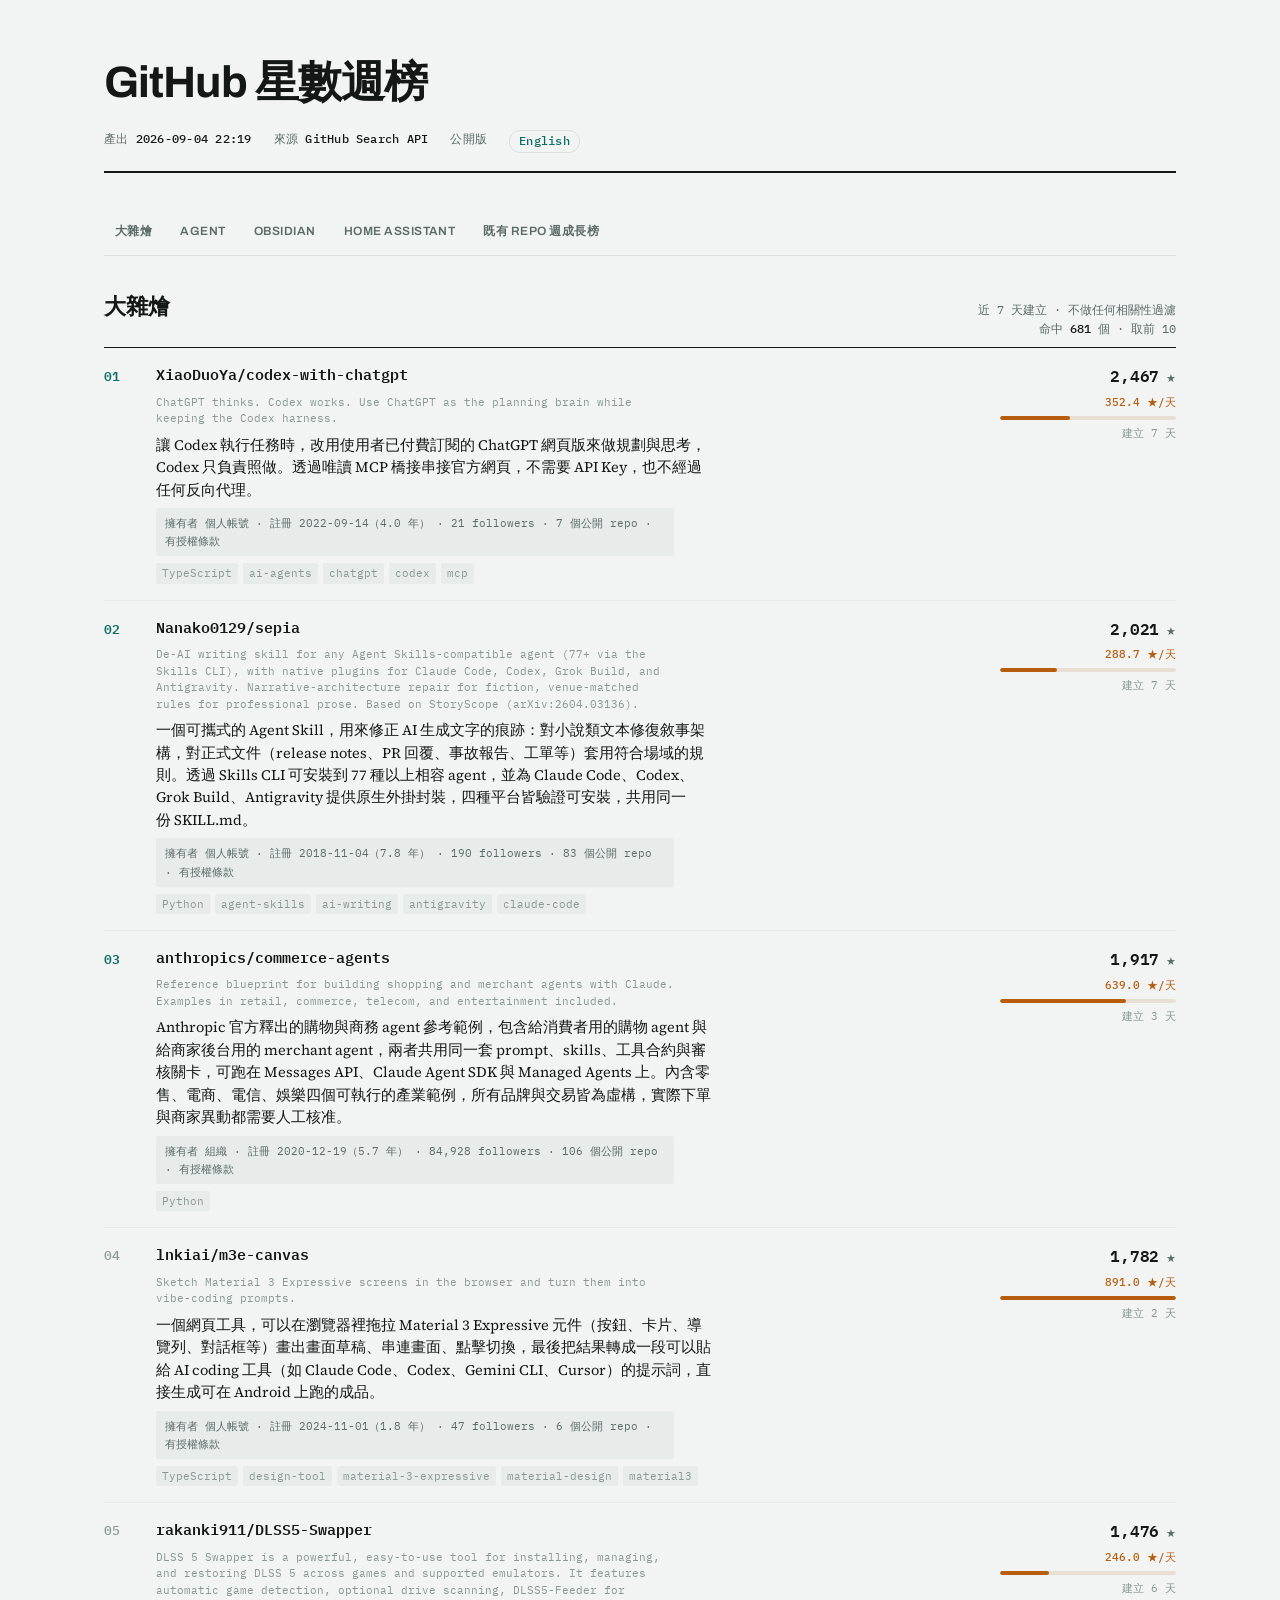
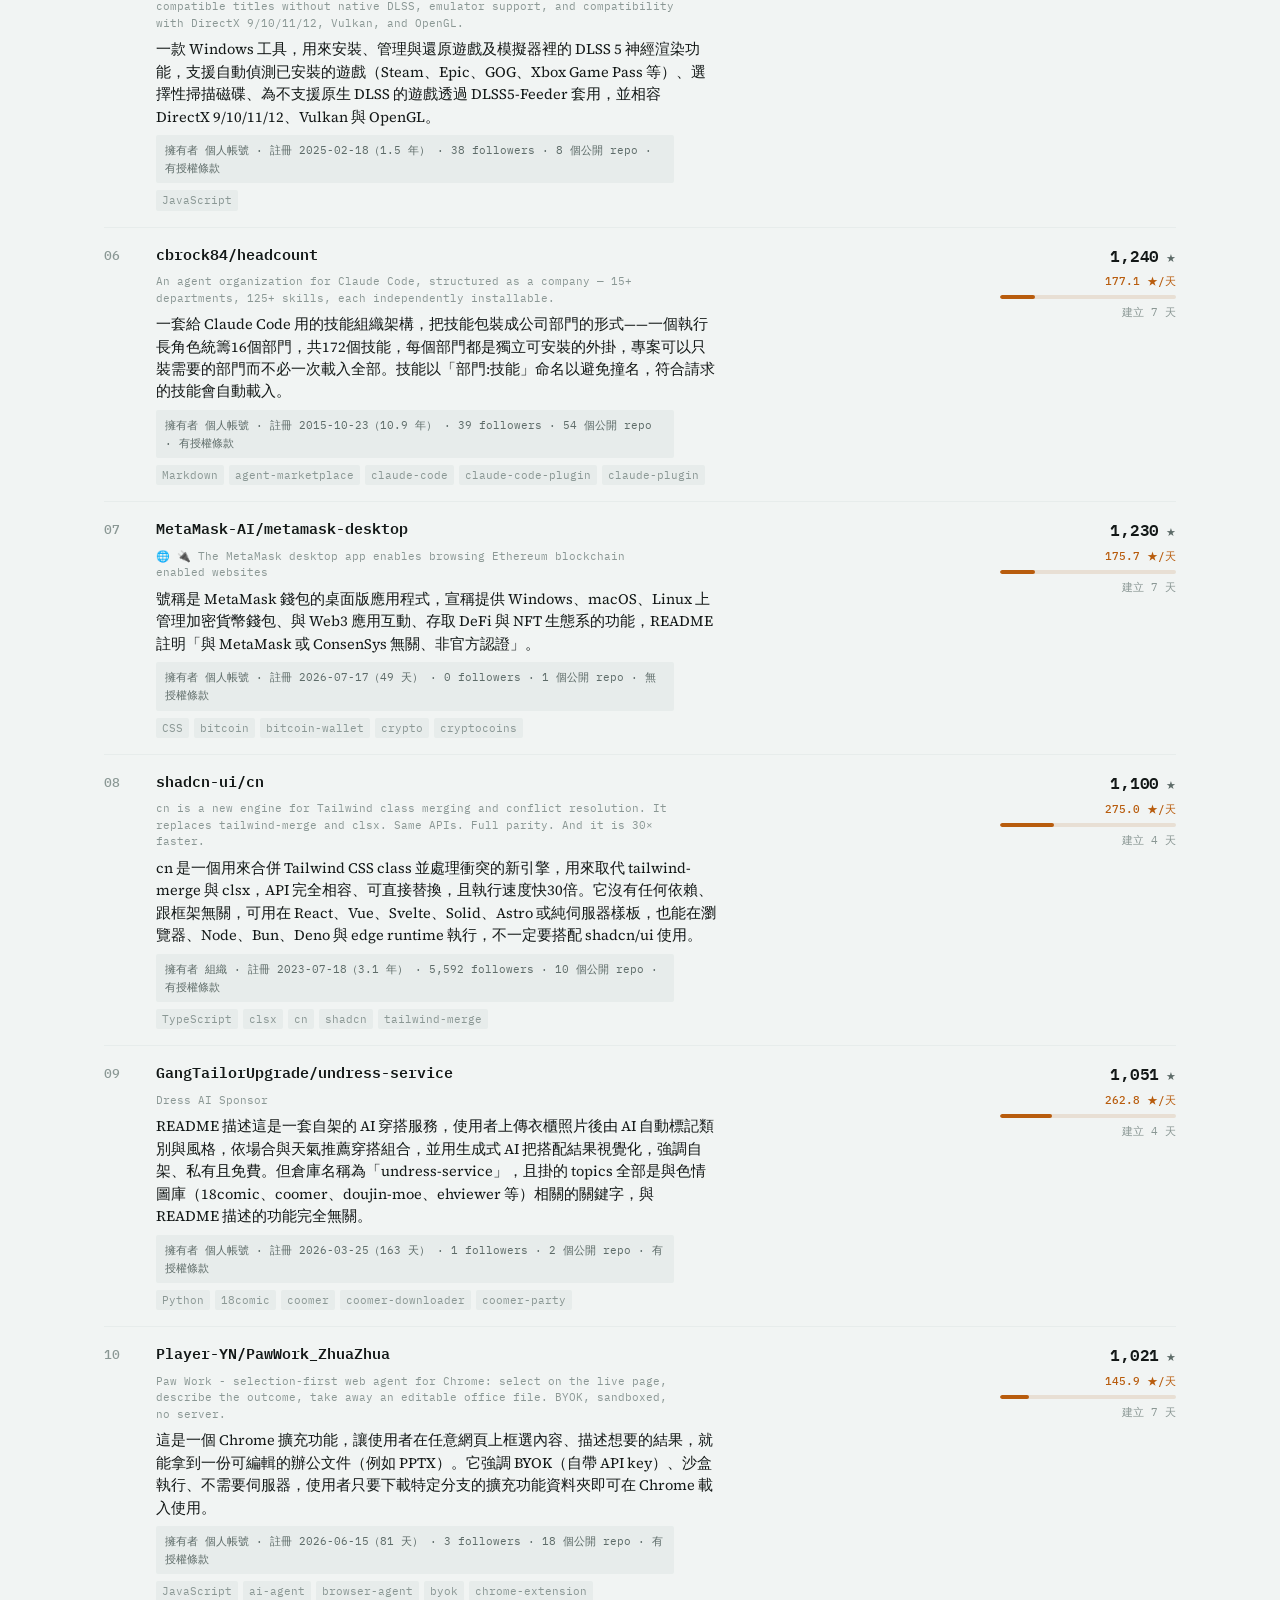
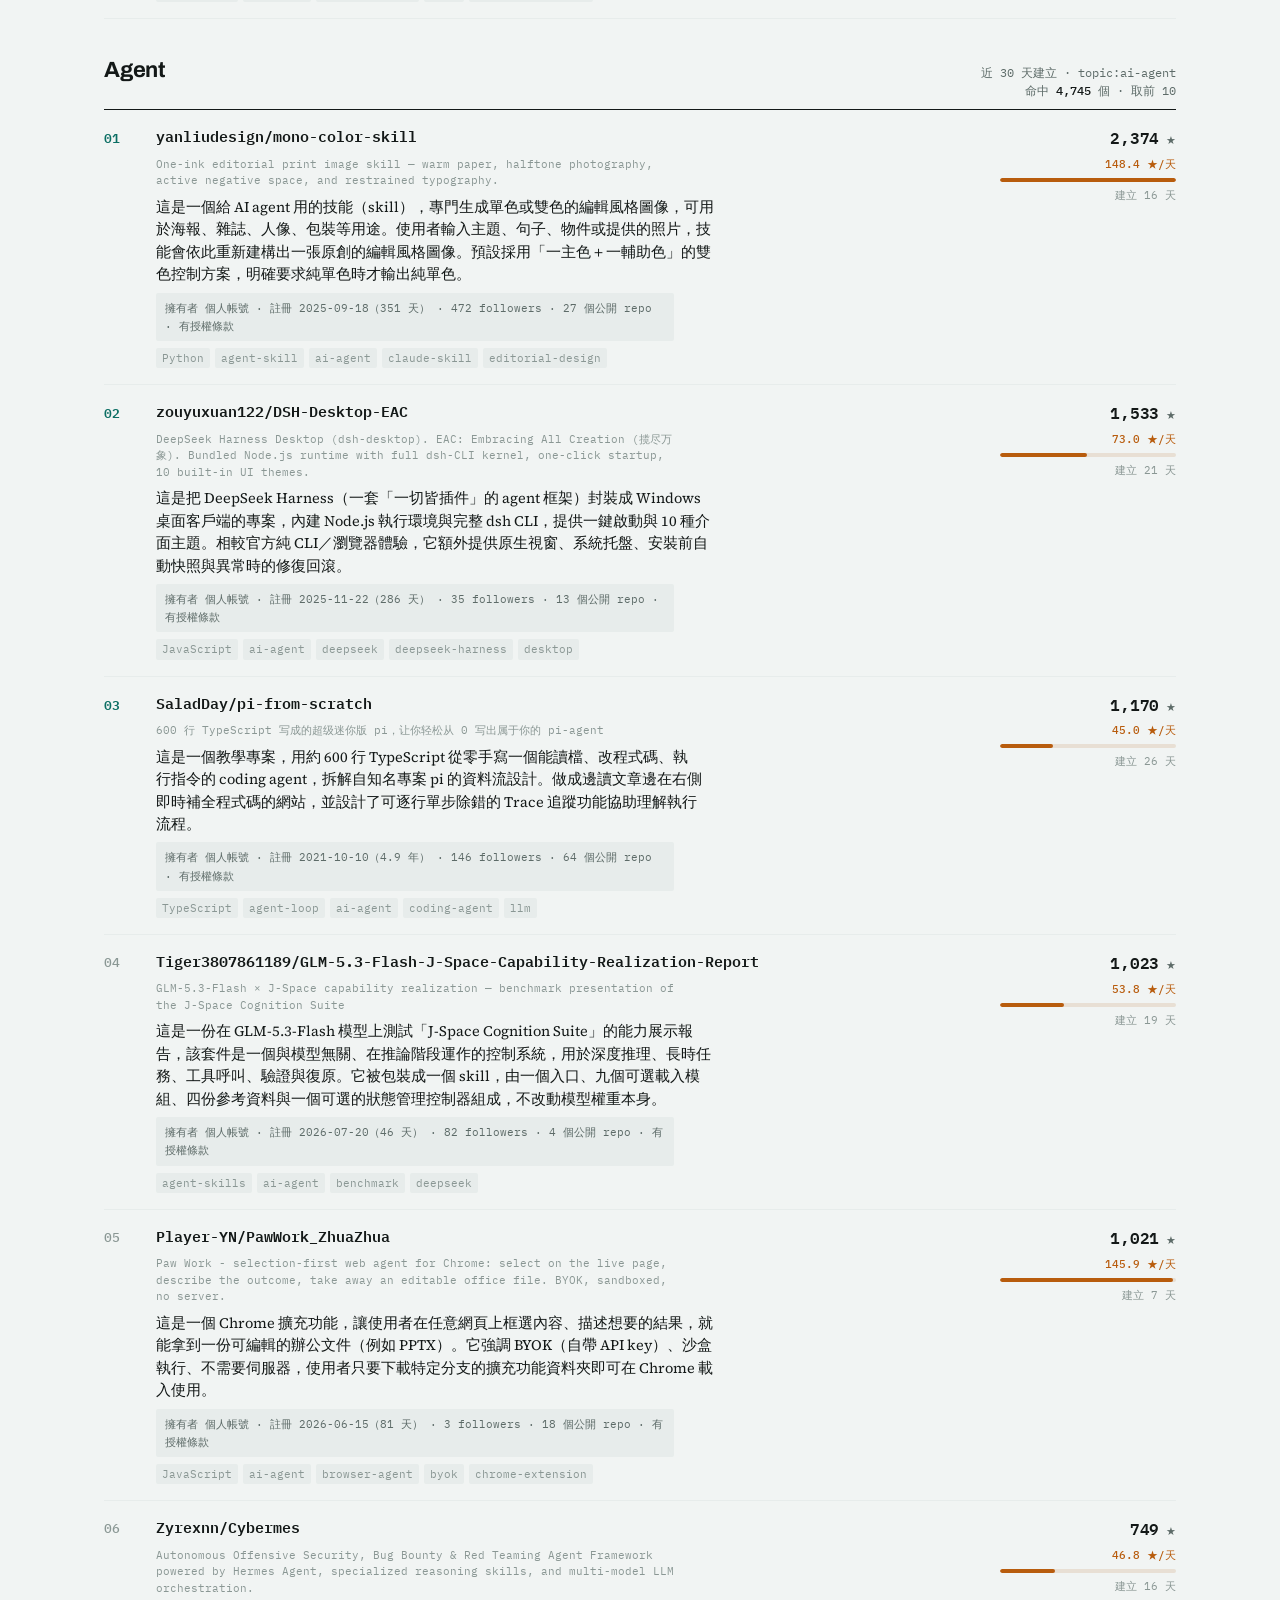
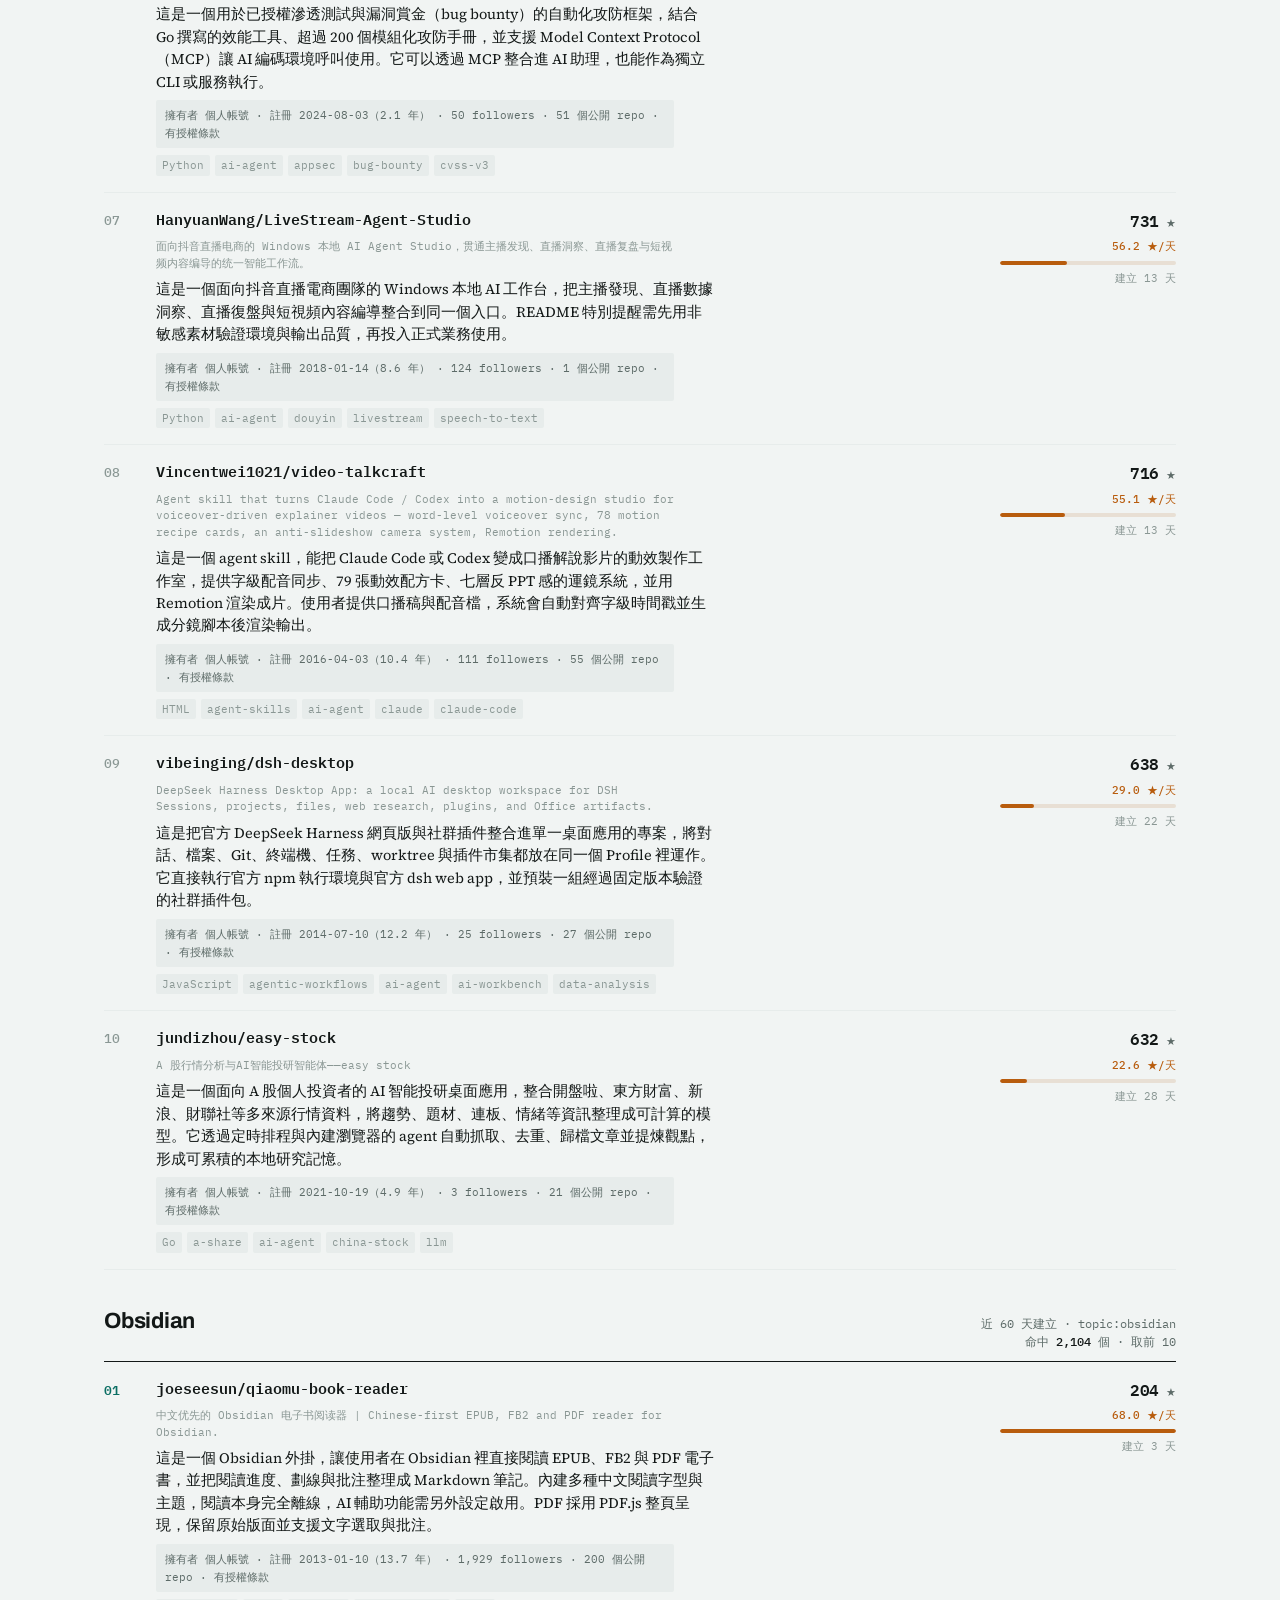
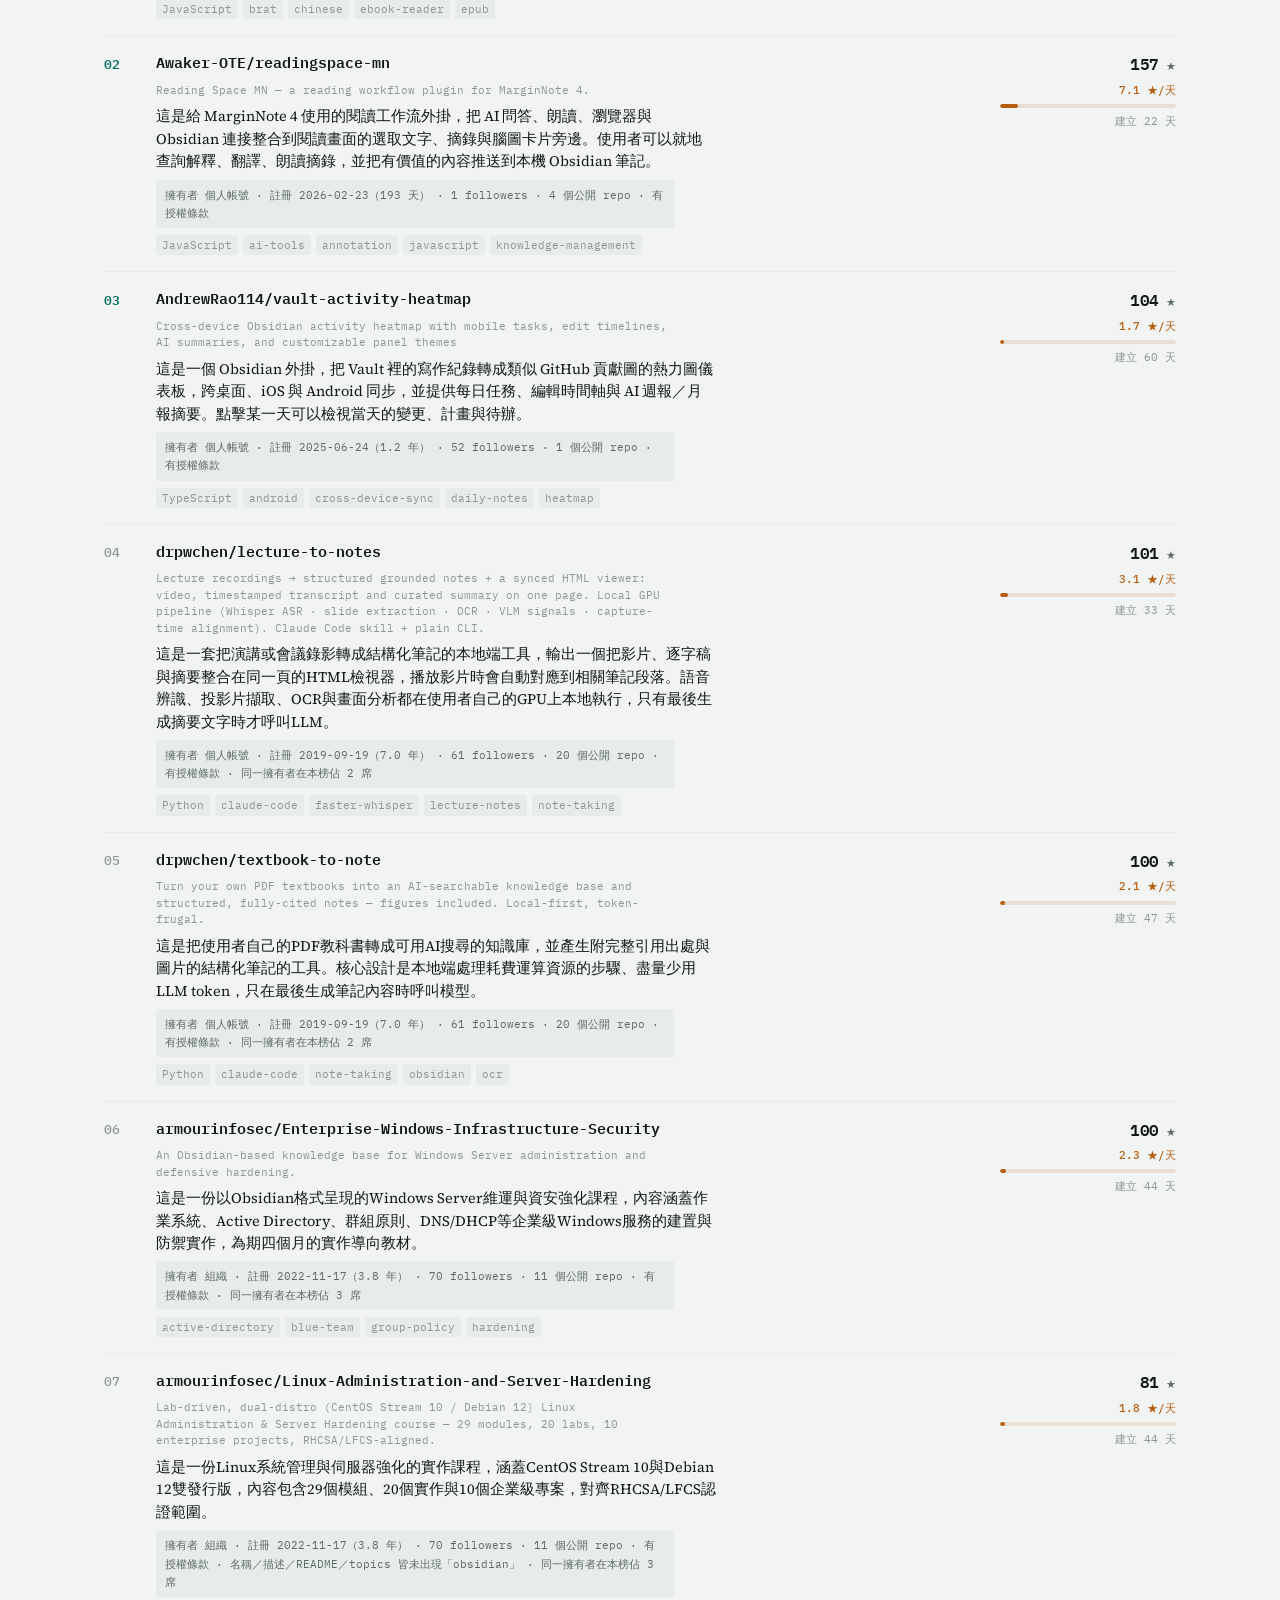
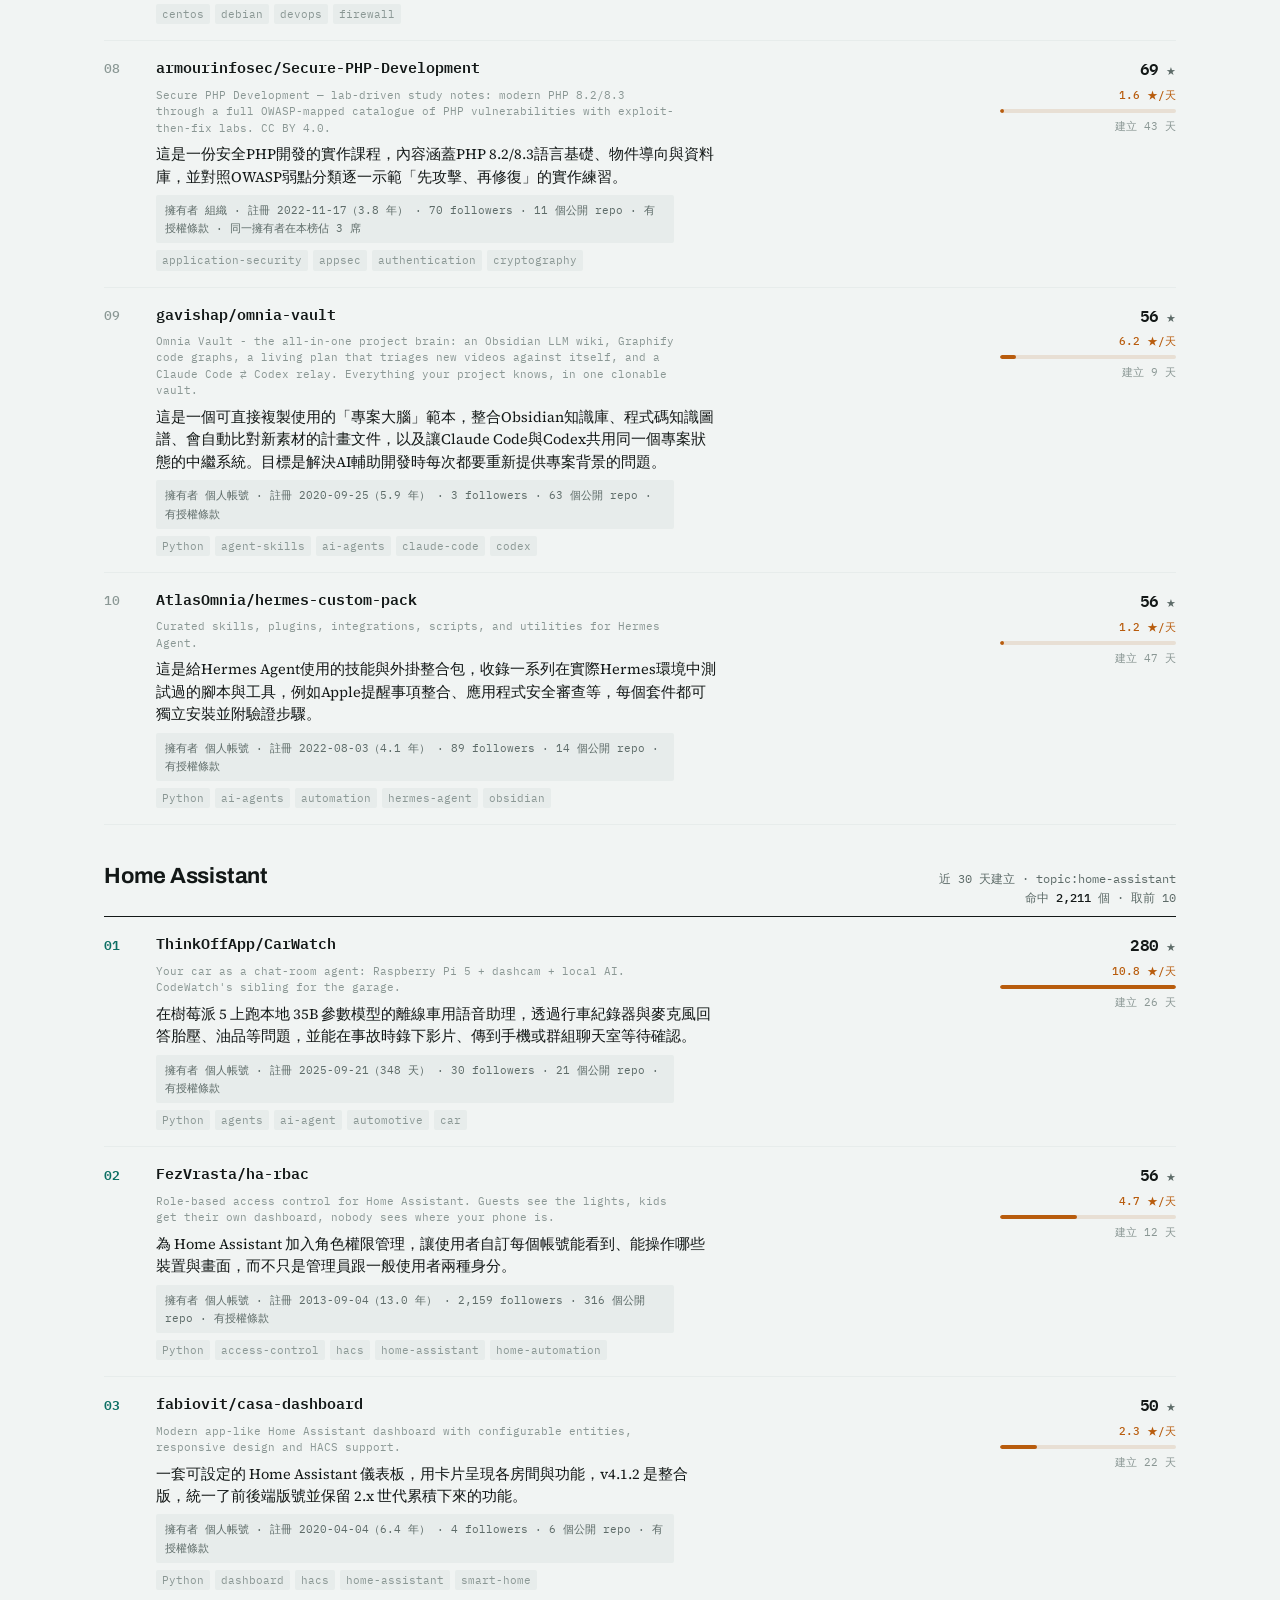
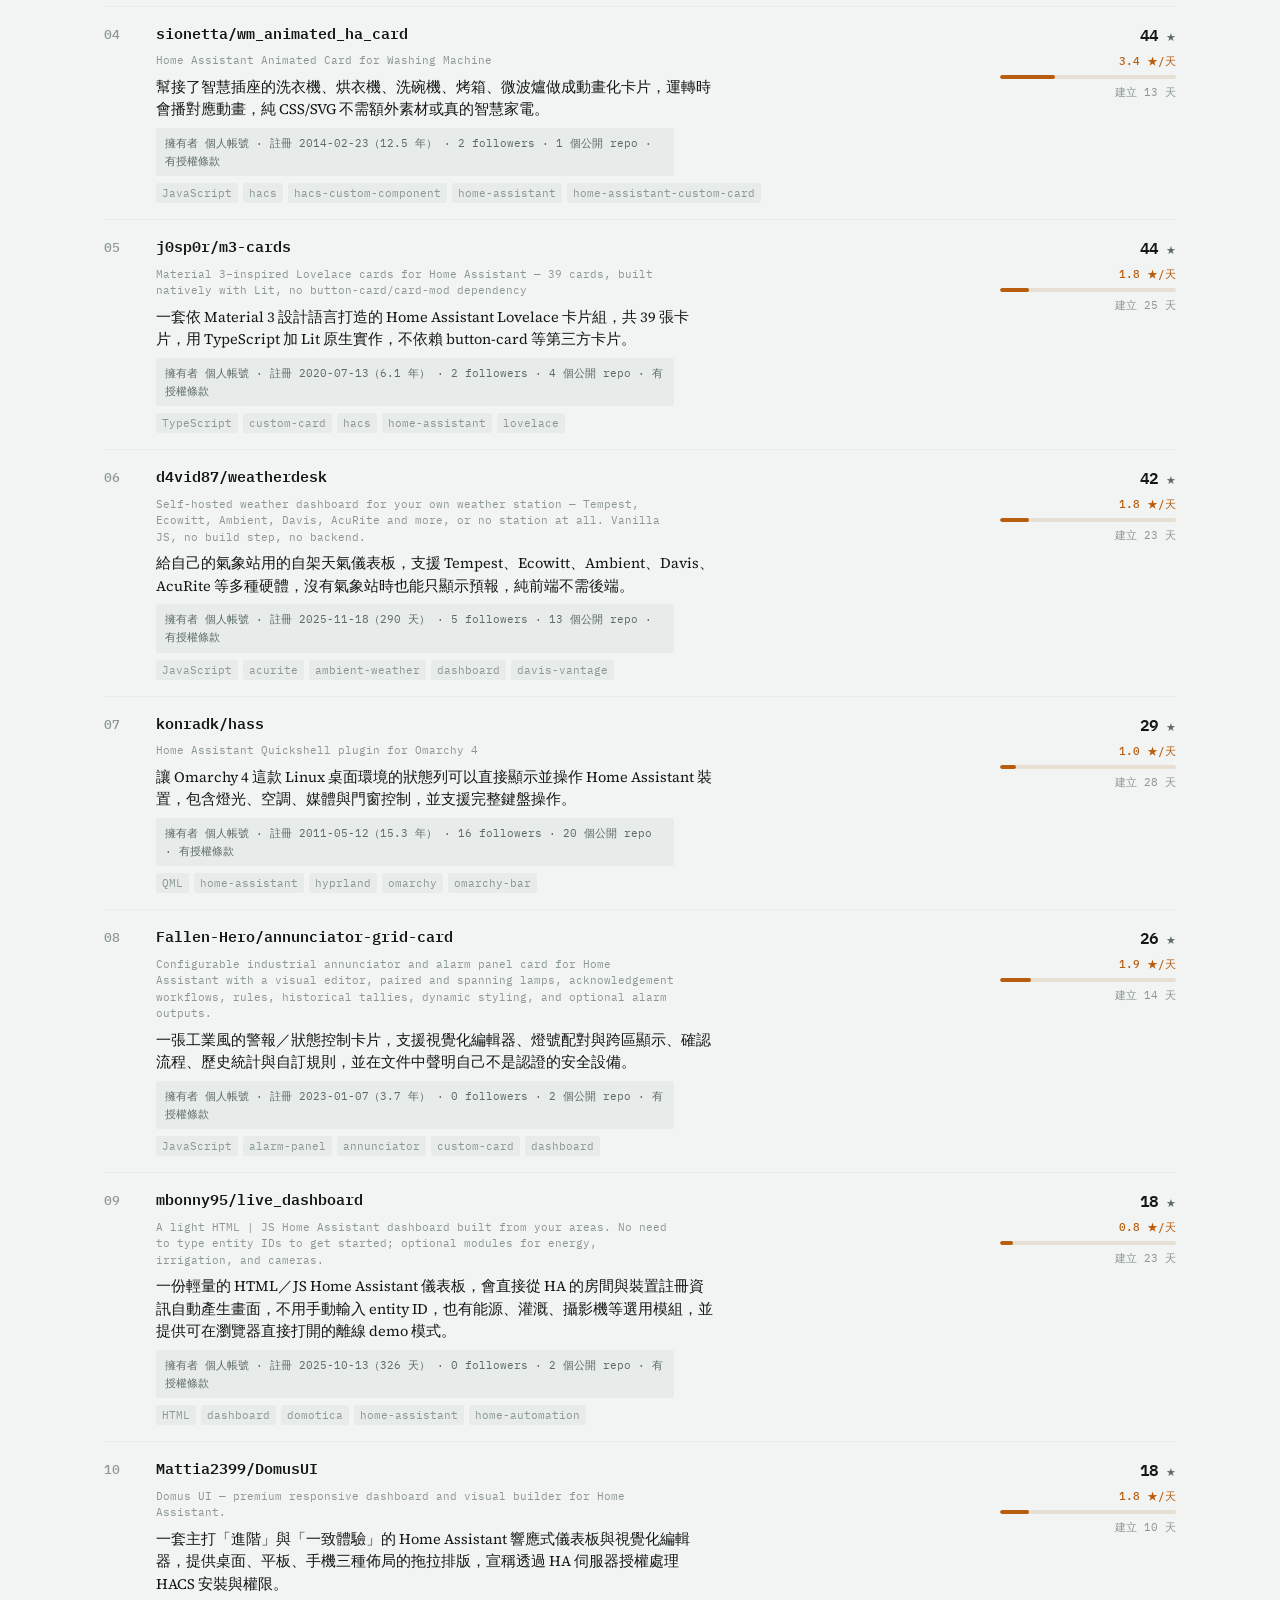
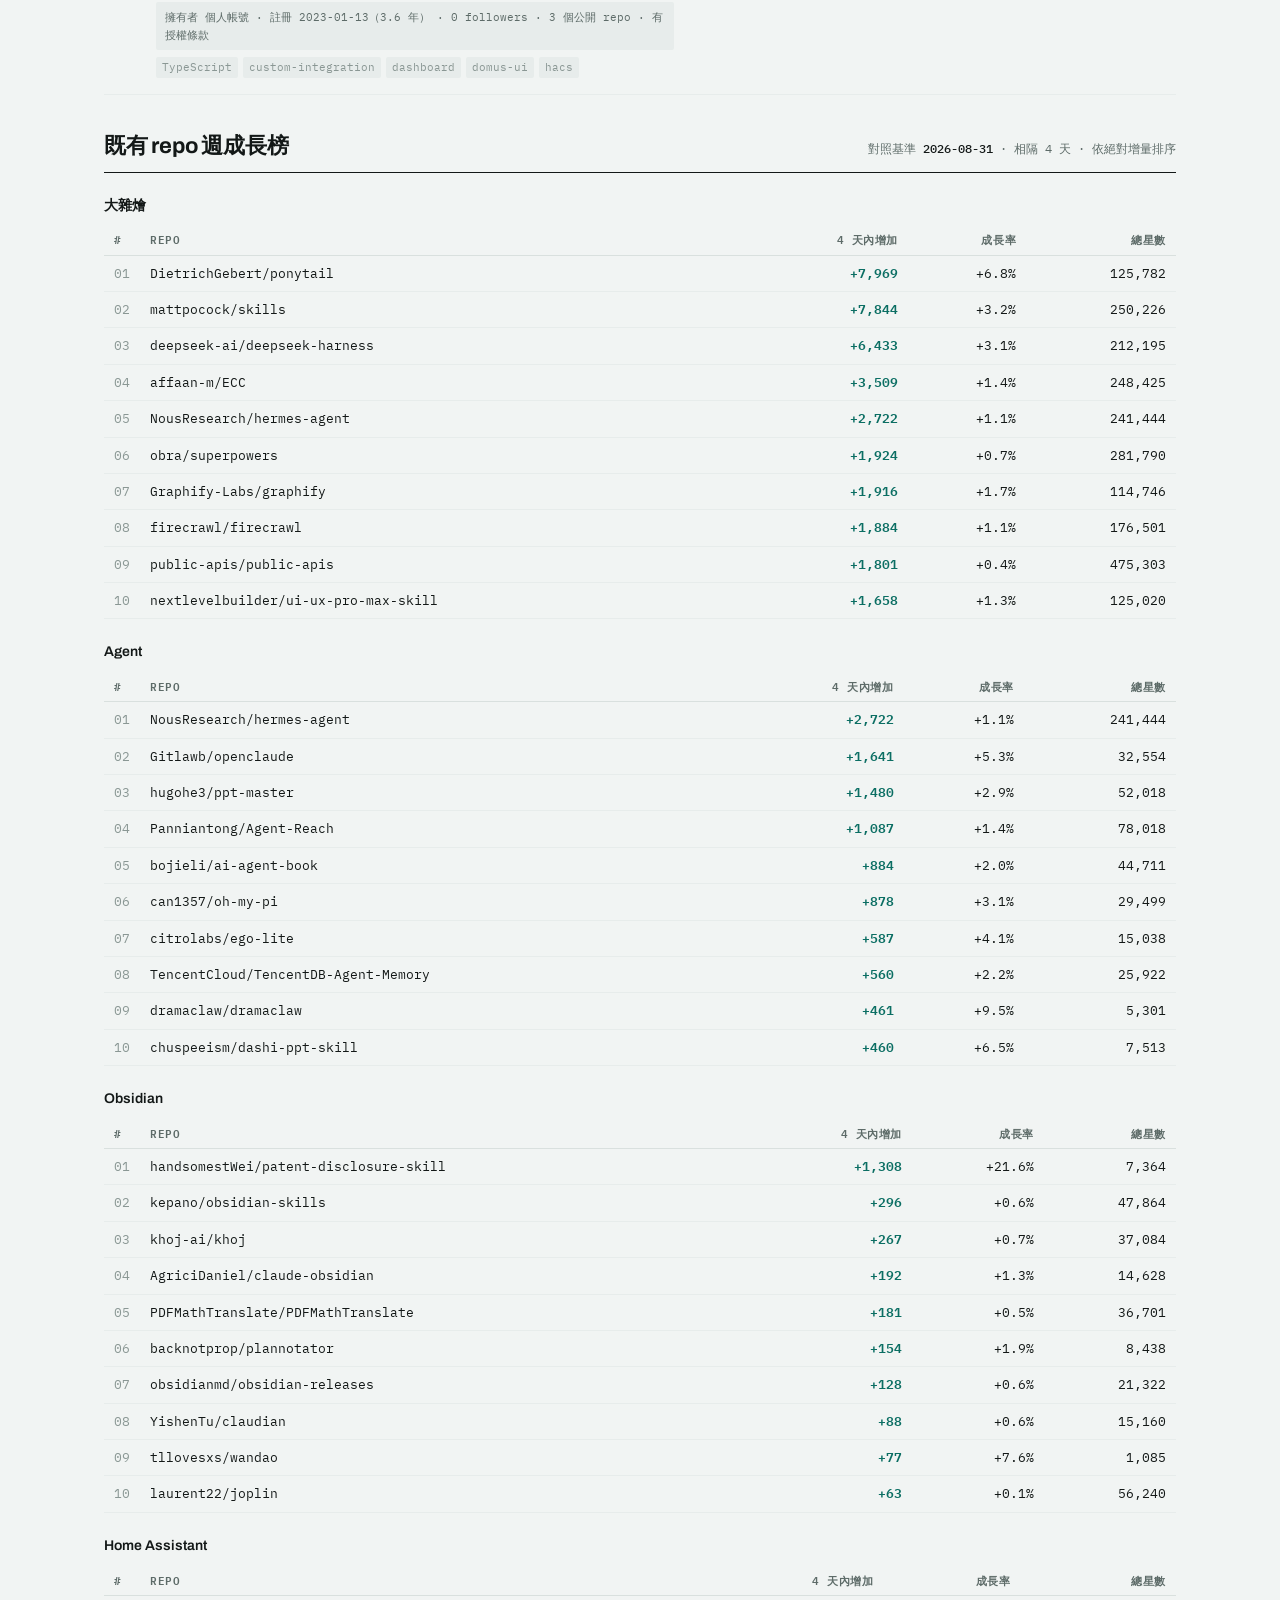
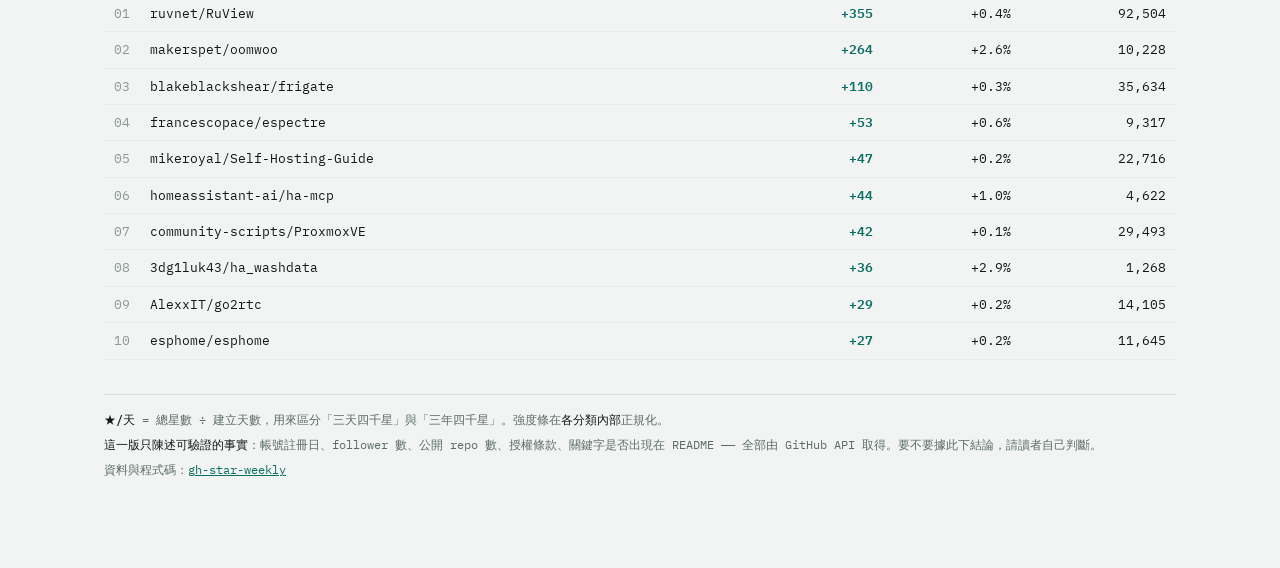
<file: docs/zh/archive/2026-09-04.html>
<!doctype html>
<html lang="zh-Hant">
<head>
<meta charset="utf-8">
<meta name="viewport" content="width=device-width,initial-scale=1">
<title>GitHub 星數週榜 2026-09-04</title>
<style>
@import url("https://fonts.googleapis.com/css2?family=Archivo:wght@500;600;700&family=Source+Serif+4:opsz,wght@8..60,400;8..60,600&family=IBM+Plex+Mono:wght@400;500;600&display=swap");
:root{
  --ground:#F1F4F3; --surface:#FFFFFF; --ink:#131817; --muted:#5D6B68; --faint:#8A9794;
  --rule:#D9E0DE; --rule-soft:#E7ECEB; --accent:#0B6E63; --accent-soft:#DBEAE7;
  --heat:#B85C0D; --heat-track:#E8DFD4;
  --t-real:#0B6E63;   --t-real-bg:#DBEAE7;
  --t-novelty:#6D3F9E;--t-novelty-bg:#EBE2F5;
  --t-fame:#1F5B9E;   --t-fame-bg:#DEE9F5;
  --t-trend:#9A6207;  --t-trend-bg:#F3E8D3;
  --t-flood:#8A4B22;  --t-flood-bg:#F1E2D8;
  --t-mistag:#5D6B68; --t-mistag-bg:#E4E9E8;
  --t-scam:#A5251C;   --t-scam-bg:#F6DEDC;
  --chip:#E7ECEB;
}
@media (prefers-color-scheme:dark){:root:not([data-theme="light"]){
  --ground:#0E1312; --surface:#161C1B; --ink:#E6EDEB; --muted:#8FA09C; --faint:#6E7D79;
  --rule:#242D2B; --rule-soft:#1C2322; --accent:#4FD1BE; --accent-soft:#12302C;
  --heat:#DE9349; --heat-track:#2B2320;
  --t-real:#4FD1BE;   --t-real-bg:#12302C;
  --t-novelty:#B48BE8;--t-novelty-bg:#251C33;
  --t-fame:#6FA8E0;   --t-fame-bg:#152431;
  --t-trend:#DDA43C;  --t-trend-bg:#2C2415;
  --t-flood:#D08A5B;  --t-flood-bg:#2E2018;
  --t-mistag:#8FA09C; --t-mistag-bg:#1F2725;
  --t-scam:#EE7A70;   --t-scam-bg:#341A18;
  --chip:#1F2725;
}}
:root[data-theme="dark"]{
  --ground:#0E1312; --surface:#161C1B; --ink:#E6EDEB; --muted:#8FA09C; --faint:#6E7D79;
  --rule:#242D2B; --rule-soft:#1C2322; --accent:#4FD1BE; --accent-soft:#12302C;
  --heat:#DE9349; --heat-track:#2B2320;
  --t-real:#4FD1BE;   --t-real-bg:#12302C;
  --t-novelty:#B48BE8;--t-novelty-bg:#251C33;
  --t-fame:#6FA8E0;   --t-fame-bg:#152431;
  --t-trend:#DDA43C;  --t-trend-bg:#2C2415;
  --t-flood:#D08A5B;  --t-flood-bg:#2E2018;
  --t-mistag:#8FA09C; --t-mistag-bg:#1F2725;
  --t-scam:#EE7A70;   --t-scam-bg:#341A18;
  --chip:#1F2725;
}
*{box-sizing:border-box}
body{background:var(--ground);color:var(--ink);
  font-family:"Source Serif 4",Georgia,"Noto Serif CJK TC",serif;line-height:1.55;
  -webkit-font-smoothing:antialiased}
.wrap{max-width:1120px;margin:0 auto;padding:40px 24px 80px;
  display:flex;flex-direction:column;gap:34px}
.mast{display:flex;flex-direction:column;gap:14px;
  border-bottom:2px solid var(--ink);padding-bottom:18px}
.mast h1{font-family:Archivo,system-ui,sans-serif;font-weight:700;
  font-size:clamp(30px,5vw,44px);letter-spacing:-.02em;margin:0;text-wrap:balance}
.mast .meta{display:flex;flex-wrap:wrap;gap:8px 22px;
  font-family:"IBM Plex Mono",ui-monospace,monospace;font-size:12px;
  color:var(--muted);letter-spacing:.02em}
.mast .meta b{color:var(--ink);font-weight:500}
.legend{display:flex;flex-wrap:wrap;gap:6px;margin-top:2px}
nav{position:sticky;top:0;z-index:5;background:var(--ground);
  border-bottom:1px solid var(--rule);padding:10px 0;display:flex;flex-wrap:wrap;gap:6px}
nav a{font-family:Archivo,system-ui,sans-serif;font-size:12px;font-weight:600;
  text-decoration:none;color:var(--muted);padding:5px 11px;border-radius:2px;
  letter-spacing:.04em;text-transform:uppercase}
nav a:hover,nav a:focus-visible{color:var(--accent);background:var(--accent-soft)}
nav a:focus-visible{outline:2px solid var(--accent);outline-offset:1px}
section{display:flex;flex-direction:column}
.sechead{display:flex;align-items:baseline;justify-content:space-between;gap:16px;
  flex-wrap:wrap;padding-bottom:9px;border-bottom:1px solid var(--ink)}
.sechead h2{font-family:Archivo,system-ui,sans-serif;font-weight:700;font-size:22px;
  margin:0;letter-spacing:-.01em}
.sechead .q{font-family:"IBM Plex Mono",monospace;font-size:11.5px;color:var(--muted);
  text-align:right;line-height:1.6}
.sechead .q b{color:var(--ink);font-weight:500}
.verdict{font-size:14px;color:var(--ink);background:var(--surface);
  border-left:3px solid var(--accent);padding:11px 15px;margin:14px 0 4px;
  max-width:78ch;text-wrap:pretty}
.rows{display:flex;flex-direction:column}
.row{display:grid;grid-template-columns:34px minmax(0,1fr) 176px;gap:0 18px;
  align-items:start;padding:16px 0;border-bottom:1px solid var(--rule-soft)}
.rank{font-family:"IBM Plex Mono",monospace;font-size:13px;font-weight:500;
  color:var(--faint);padding-top:2px;font-variant-numeric:tabular-nums}
.row:nth-child(-n+3) .rank{color:var(--accent);font-weight:600}
.repo{min-width:0;display:flex;flex-direction:column;gap:7px}
.titleline{display:flex;flex-wrap:wrap;align-items:center;gap:8px}
.titleline a{font-family:"IBM Plex Mono",monospace;font-size:14.5px;font-weight:600;
  color:var(--ink);text-decoration:none;word-break:break-word}
.titleline a:hover{color:var(--accent);text-decoration:underline}
.titleline a:focus-visible{outline:2px solid var(--accent);outline-offset:2px}
.pill{font-family:Archivo,sans-serif;font-size:10.5px;font-weight:600;
  padding:2.5px 8px;border-radius:11px;letter-spacing:.03em;white-space:nowrap}
.pill.real{color:var(--t-real);background:var(--t-real-bg)}
.pill.novelty{color:var(--t-novelty);background:var(--t-novelty-bg)}
.pill.fame{color:var(--t-fame);background:var(--t-fame-bg)}
.pill.trend{color:var(--t-trend);background:var(--t-trend-bg)}
.pill.flood{color:var(--t-flood);background:var(--t-flood-bg)}
.pill.mistag{color:var(--t-mistag);background:var(--t-mistag-bg)}
.pill.scam{color:var(--t-scam);background:var(--t-scam-bg)}
.origdesc{font-family:"IBM Plex Mono",monospace;font-size:11px;color:var(--faint);
  line-height:1.5;max-width:74ch}
.what{font-size:14.5px;color:var(--ink);max-width:70ch;text-wrap:pretty}
.why{font-size:13.5px;color:var(--muted);max-width:70ch;text-wrap:pretty;
  border-left:3px solid var(--rule);padding-left:12px}
.why.real{border-color:var(--t-real)} .why.novelty{border-color:var(--t-novelty)}
.why.fame{border-color:var(--t-fame)} .why.trend{border-color:var(--t-trend)}
.why.flood{border-color:var(--t-flood)} .why.mistag{border-color:var(--t-mistag)}
.why.scam{border-color:var(--t-scam);background:var(--t-scam-bg);
  padding:9px 12px;color:var(--ink)}
.why b{color:var(--ink);font-weight:600}
.what b{font-weight:600}
.chips{display:flex;flex-wrap:wrap;gap:5px}
.chip{font-family:"IBM Plex Mono",monospace;font-size:10.5px;background:var(--chip);
  color:var(--faint);padding:2px 6px;border-radius:2px}
.data{display:flex;flex-direction:column;gap:5px;align-items:flex-end;
  font-family:"IBM Plex Mono",monospace;font-variant-numeric:tabular-nums}
.stars{font-size:16px;font-weight:600;letter-spacing:-.01em}
.stars span{font-size:11px;font-weight:400;color:var(--muted)}
.vel{font-size:11px;color:var(--heat);font-weight:500}
.bar{width:100%;height:4px;background:var(--heat-track);border-radius:2px;overflow:hidden}
.bar i{display:block;height:100%;background:var(--heat);border-radius:2px}
.age{font-size:10.5px;color:var(--faint)}
.pending{margin-top:20px;border:1px dashed var(--rule);border-radius:3px;
  background:var(--surface);padding:18px 20px;display:flex;flex-direction:column;gap:10px}
.pending h3{font-family:Archivo,sans-serif;font-size:12px;font-weight:600;margin:0;
  letter-spacing:.05em;text-transform:uppercase;color:var(--muted)}
.pending p{margin:0;font-size:14px;color:var(--muted);max-width:70ch}
.ghost{display:grid;grid-template-columns:34px minmax(0,1fr) 96px 96px;gap:0 16px;
  font-family:"IBM Plex Mono",monospace;font-size:12px;color:var(--muted);opacity:.55;
  padding:7px 0;border-bottom:1px solid var(--rule-soft);font-variant-numeric:tabular-nums}
.ghost.head{opacity:.9;font-weight:600;color:var(--ink);border-bottom:1px solid var(--rule);
  font-size:10.5px;text-transform:uppercase;letter-spacing:.05em}
.ghost .num{text-align:right}
.ghost .pos{color:var(--t-real)}
.skel{background:currentColor;opacity:.16;height:9px;border-radius:2px;display:block}
footer{border-top:1px solid var(--rule);padding-top:16px;font-family:"IBM Plex Mono",monospace;
  font-size:11.5px;color:var(--muted);display:flex;flex-direction:column;gap:7px;line-height:1.6}
footer b{color:var(--ink);font-weight:500}
@media(max-width:680px){
  nav{flex-wrap:nowrap;overflow-x:auto;-webkit-overflow-scrolling:touch;
      scrollbar-width:none}
  nav::-webkit-scrollbar{display:none}
  nav a{flex:0 0 auto}
  .row{grid-template-columns:26px minmax(0,1fr);gap:0 10px}
  .data{grid-column:2;align-items:flex-start;margin-top:10px}
  .bar{max-width:200px}
  .ghost{grid-template-columns:26px minmax(0,1fr) 70px 70px}
}
@media(prefers-reduced-motion:reduce){*{transition:none!important;animation:none!important}}
/* ---- 事實層（公開版的主角） ---- */
.facts{font-family:"IBM Plex Mono",ui-monospace,monospace;font-size:11px;
  color:var(--muted);line-height:1.65;background:var(--chip);
  padding:6px 9px;border-radius:2px;max-width:74ch}
/* ---- 成長榜表格 ---- */
.gsub{font-family:Archivo,system-ui,sans-serif;font-size:14px;font-weight:600;
  margin:22px 0 8px;color:var(--ink)}
.tablewrap{overflow-x:auto}
table{border-collapse:collapse;width:100%;min-width:520px;
  font-family:"IBM Plex Mono",ui-monospace,monospace;font-size:12.5px;
  font-variant-numeric:tabular-nums}
th{text-align:left;font-size:10.5px;letter-spacing:.05em;text-transform:uppercase;
  color:var(--muted);font-weight:600;padding:7px 10px;
  border-bottom:1px solid var(--rule)}
td{padding:8px 10px;border-bottom:1px solid var(--rule-soft)}
td.r{color:var(--faint);width:34px}
td.n a{color:var(--ink);text-decoration:none}
td.n a:hover{color:var(--accent);text-decoration:underline}
th.num,td.num{text-align:right}
td.up{color:var(--t-real);font-weight:600}
footer a{color:var(--accent)}
.mast .meta a.lang{color:var(--accent);text-decoration:none;font-weight:500;
  border:1px solid var(--rule);padding:1px 9px;border-radius:11px}
.mast .meta a.lang:hover{background:var(--accent-soft)}
.mast .meta a.lang:focus-visible{outline:2px solid var(--accent);outline-offset:2px}

</style>
</head>
<body>
<div class="wrap">
  <header class="mast">
    <h1>GitHub 星數週榜</h1>
    <div class="meta">
      <span>產出 <b>2026-09-04 22:19</b></span>
      <span>來源 <b>GitHub Search API</b></span>
      <span>公開版</span>
      <a class="lang" href="/gh-star-weekly/">English</a>
    </div>
    
  </header>
  <nav><a href="#misc">大雜燴</a><a href="#agent">Agent</a><a href="#obsidian">Obsidian</a><a href="#ha">Home Assistant</a><a href="#growth">既有 repo 週成長榜</a></nav>
  <section id="misc">
    <div class="sechead"><h2>大雜燴</h2>
      <div class="q">近 7 天建立 · 不做任何相關性過濾<br>
        命中 <b>681</b> 個 · 取前 10</div>
    </div>
    <div class="rows">
      <div class="row">
        <div class="rank">01</div>
        <div class="repo">
          <div class="titleline">
            <a href="https://github.com/XiaoDuoYa/codex-with-chatgpt" target="_blank" rel="noopener">XiaoDuoYa/codex-with-chatgpt</a>
            
          </div>
          <div class="origdesc">ChatGPT thinks. Codex works. Use ChatGPT as the planning brain while keeping the Codex harness.</div>
          <div class="what">讓 Codex 執行任務時，改用使用者已付費訂閱的 ChatGPT 網頁版來做規劃與思考，Codex 只負責照做。透過唯讀 MCP 橋接串接官方網頁，不需要 API Key，也不經過任何反向代理。</div>
          
          <div class="facts">擁有者 個人帳號 · 註冊 2022-09-14（4.0 年） · 21 followers · 7 個公開 repo · 有授權條款</div>
          <div class="chips"><span class="chip">TypeScript</span><span class="chip">ai-agents</span><span class="chip">chatgpt</span><span class="chip">codex</span><span class="chip">mcp</span></div>
        </div>
        <div class="data">
          <div class="stars">2,467<span> ★</span></div>
          <div class="vel">352.4 ★/天</div>
          <div class="bar"><i style="width:39.6%"></i></div>
          <div class="age">建立 7 天</div>
        </div>
      </div>
      <div class="row">
        <div class="rank">02</div>
        <div class="repo">
          <div class="titleline">
            <a href="https://github.com/Nanako0129/sepia" target="_blank" rel="noopener">Nanako0129/sepia</a>
            
          </div>
          <div class="origdesc">De-AI writing skill for any Agent Skills-compatible agent (77+ via the Skills CLI), with native plugins for Claude Code, Codex, Grok Build, and Antigravity. Narrative-architecture repair for fiction, venue-matched rules for professional prose. Based on StoryScope (arXiv:2604.03136).</div>
          <div class="what">一個可攜式的 Agent Skill，用來修正 AI 生成文字的痕跡：對小說類文本修復敘事架構，對正式文件（release notes、PR 回覆、事故報告、工單等）套用符合場域的規則。透過 Skills CLI 可安裝到 77 種以上相容 agent，並為 Claude Code、Codex、Grok Build、Antigravity 提供原生外掛封裝，四種平台皆驗證可安裝，共用同一份 SKILL.md。</div>
          
          <div class="facts">擁有者 個人帳號 · 註冊 2018-11-04（7.8 年） · 190 followers · 83 個公開 repo · 有授權條款</div>
          <div class="chips"><span class="chip">Python</span><span class="chip">agent-skills</span><span class="chip">ai-writing</span><span class="chip">antigravity</span><span class="chip">claude-code</span></div>
        </div>
        <div class="data">
          <div class="stars">2,021<span> ★</span></div>
          <div class="vel">288.7 ★/天</div>
          <div class="bar"><i style="width:32.4%"></i></div>
          <div class="age">建立 7 天</div>
        </div>
      </div>
      <div class="row">
        <div class="rank">03</div>
        <div class="repo">
          <div class="titleline">
            <a href="https://github.com/anthropics/commerce-agents" target="_blank" rel="noopener">anthropics/commerce-agents</a>
            
          </div>
          <div class="origdesc">Reference blueprint for building shopping and merchant agents with Claude. Examples in retail, commerce, telecom, and entertainment included.</div>
          <div class="what">Anthropic 官方釋出的購物與商務 agent 參考範例，包含給消費者用的購物 agent 與給商家後台用的 merchant agent，兩者共用同一套 prompt、skills、工具合約與審核關卡，可跑在 Messages API、Claude Agent SDK 與 Managed Agents 上。內含零售、電商、電信、娛樂四個可執行的產業範例，所有品牌與交易皆為虛構，實際下單與商家異動都需要人工核准。</div>
          
          <div class="facts">擁有者 組織 · 註冊 2020-12-19（5.7 年） · 84,928 followers · 106 個公開 repo · 有授權條款</div>
          <div class="chips"><span class="chip">Python</span></div>
        </div>
        <div class="data">
          <div class="stars">1,917<span> ★</span></div>
          <div class="vel">639.0 ★/天</div>
          <div class="bar"><i style="width:71.7%"></i></div>
          <div class="age">建立 3 天</div>
        </div>
      </div>
      <div class="row">
        <div class="rank">04</div>
        <div class="repo">
          <div class="titleline">
            <a href="https://github.com/lnkiai/m3e-canvas" target="_blank" rel="noopener">lnkiai/m3e-canvas</a>
            
          </div>
          <div class="origdesc">Sketch Material 3 Expressive screens in the browser and turn them into vibe-coding prompts.</div>
          <div class="what">一個網頁工具，可以在瀏覽器裡拖拉 Material 3 Expressive 元件（按鈕、卡片、導覽列、對話框等）畫出畫面草稿、串連畫面、點擊切換，最後把結果轉成一段可以貼給 AI coding 工具（如 Claude Code、Codex、Gemini CLI、Cursor）的提示詞，直接生成可在 Android 上跑的成品。</div>
          
          <div class="facts">擁有者 個人帳號 · 註冊 2024-11-01（1.8 年） · 47 followers · 6 個公開 repo · 有授權條款</div>
          <div class="chips"><span class="chip">TypeScript</span><span class="chip">design-tool</span><span class="chip">material-3-expressive</span><span class="chip">material-design</span><span class="chip">material3</span></div>
        </div>
        <div class="data">
          <div class="stars">1,782<span> ★</span></div>
          <div class="vel">891.0 ★/天</div>
          <div class="bar"><i style="width:100.0%"></i></div>
          <div class="age">建立 2 天</div>
        </div>
      </div>
      <div class="row">
        <div class="rank">05</div>
        <div class="repo">
          <div class="titleline">
            <a href="https://github.com/rakanki911/DLSS5-Swapper" target="_blank" rel="noopener">rakanki911/DLSS5-Swapper</a>
            
          </div>
          <div class="origdesc">DLSS 5 Swapper is a powerful, easy-to-use tool for installing, managing, and restoring DLSS 5 across games and supported emulators. It features automatic game detection, optional drive scanning, DLSS5-Feeder for compatible titles without native DLSS, emulator support, and compatibility with DirectX 9/10/11/12, Vulkan, and OpenGL.</div>
          <div class="what">一款 Windows 工具，用來安裝、管理與還原遊戲及模擬器裡的 DLSS 5 神經渲染功能，支援自動偵測已安裝的遊戲（Steam、Epic、GOG、Xbox Game Pass 等）、選擇性掃描磁碟、為不支援原生 DLSS 的遊戲透過 DLSS5-Feeder 套用，並相容 DirectX 9/10/11/12、Vulkan 與 OpenGL。</div>
          
          <div class="facts">擁有者 個人帳號 · 註冊 2025-02-18（1.5 年） · 38 followers · 8 個公開 repo · 有授權條款</div>
          <div class="chips"><span class="chip">JavaScript</span></div>
        </div>
        <div class="data">
          <div class="stars">1,476<span> ★</span></div>
          <div class="vel">246.0 ★/天</div>
          <div class="bar"><i style="width:27.6%"></i></div>
          <div class="age">建立 6 天</div>
        </div>
      </div>
      <div class="row">
        <div class="rank">06</div>
        <div class="repo">
          <div class="titleline">
            <a href="https://github.com/cbrock84/headcount" target="_blank" rel="noopener">cbrock84/headcount</a>
            
          </div>
          <div class="origdesc">An agent organization for Claude Code, structured as a company — 15+ departments, 125+ skills, each independently installable.</div>
          <div class="what">一套給 Claude Code 用的技能組織架構，把技能包裝成公司部門的形式——一個執行長角色統籌16個部門，共172個技能，每個部門都是獨立可安裝的外掛，專案可以只裝需要的部門而不必一次載入全部。技能以「部門:技能」命名以避免撞名，符合請求的技能會自動載入。</div>
          
          <div class="facts">擁有者 個人帳號 · 註冊 2015-10-23（10.9 年） · 39 followers · 54 個公開 repo · 有授權條款</div>
          <div class="chips"><span class="chip">Markdown</span><span class="chip">agent-marketplace</span><span class="chip">claude-code</span><span class="chip">claude-code-plugin</span><span class="chip">claude-plugin</span></div>
        </div>
        <div class="data">
          <div class="stars">1,240<span> ★</span></div>
          <div class="vel">177.1 ★/天</div>
          <div class="bar"><i style="width:19.9%"></i></div>
          <div class="age">建立 7 天</div>
        </div>
      </div>
      <div class="row">
        <div class="rank">07</div>
        <div class="repo">
          <div class="titleline">
            <a href="https://github.com/MetaMask-AI/metamask-desktop" target="_blank" rel="noopener">MetaMask-AI/metamask-desktop</a>
            
          </div>
          <div class="origdesc">🌐 🔌 The MetaMask desktop app enables browsing Ethereum blockchain enabled websites</div>
          <div class="what">號稱是 MetaMask 錢包的桌面版應用程式，宣稱提供 Windows、macOS、Linux 上管理加密貨幣錢包、與 Web3 應用互動、存取 DeFi 與 NFT 生態系的功能，README 註明「與 MetaMask 或 ConsenSys 無關、非官方認證」。</div>
          
          <div class="facts">擁有者 個人帳號 · 註冊 2026-07-17（49 天） · 0 followers · 1 個公開 repo · 無授權條款</div>
          <div class="chips"><span class="chip">CSS</span><span class="chip">bitcoin</span><span class="chip">bitcoin-wallet</span><span class="chip">crypto</span><span class="chip">cryptocoins</span></div>
        </div>
        <div class="data">
          <div class="stars">1,230<span> ★</span></div>
          <div class="vel">175.7 ★/天</div>
          <div class="bar"><i style="width:19.7%"></i></div>
          <div class="age">建立 7 天</div>
        </div>
      </div>
      <div class="row">
        <div class="rank">08</div>
        <div class="repo">
          <div class="titleline">
            <a href="https://github.com/shadcn-ui/cn" target="_blank" rel="noopener">shadcn-ui/cn</a>
            
          </div>
          <div class="origdesc">cn is a new engine for Tailwind class merging and conflict resolution. It replaces tailwind-merge and clsx. Same APIs. Full parity. And it is 30× faster.</div>
          <div class="what">cn 是一個用來合併 Tailwind CSS class 並處理衝突的新引擎，用來取代 tailwind-merge 與 clsx，API 完全相容、可直接替換，且執行速度快30倍。它沒有任何依賴、跟框架無關，可用在 React、Vue、Svelte、Solid、Astro 或純伺服器樣板，也能在瀏覽器、Node、Bun、Deno 與 edge runtime 執行，不一定要搭配 shadcn/ui 使用。</div>
          
          <div class="facts">擁有者 組織 · 註冊 2023-07-18（3.1 年） · 5,592 followers · 10 個公開 repo · 有授權條款</div>
          <div class="chips"><span class="chip">TypeScript</span><span class="chip">clsx</span><span class="chip">cn</span><span class="chip">shadcn</span><span class="chip">tailwind-merge</span></div>
        </div>
        <div class="data">
          <div class="stars">1,100<span> ★</span></div>
          <div class="vel">275.0 ★/天</div>
          <div class="bar"><i style="width:30.9%"></i></div>
          <div class="age">建立 4 天</div>
        </div>
      </div>
      <div class="row">
        <div class="rank">09</div>
        <div class="repo">
          <div class="titleline">
            <a href="https://github.com/GangTailorUpgrade/undress-service" target="_blank" rel="noopener">GangTailorUpgrade/undress-service</a>
            
          </div>
          <div class="origdesc">Dress AI Sponsor</div>
          <div class="what">README 描述這是一套自架的 AI 穿搭服務，使用者上傳衣櫃照片後由 AI 自動標記類別與風格，依場合與天氣推薦穿搭組合，並用生成式 AI 把搭配結果視覺化，強調自架、私有且免費。但倉庫名稱為「undress-service」，且掛的 topics 全部是與色情圖庫（18comic、coomer、doujin-moe、ehviewer 等）相關的關鍵字，與 README 描述的功能完全無關。</div>
          
          <div class="facts">擁有者 個人帳號 · 註冊 2026-03-25（163 天） · 1 followers · 2 個公開 repo · 有授權條款</div>
          <div class="chips"><span class="chip">Python</span><span class="chip">18comic</span><span class="chip">coomer</span><span class="chip">coomer-downloader</span><span class="chip">coomer-party</span></div>
        </div>
        <div class="data">
          <div class="stars">1,051<span> ★</span></div>
          <div class="vel">262.8 ★/天</div>
          <div class="bar"><i style="width:29.5%"></i></div>
          <div class="age">建立 4 天</div>
        </div>
      </div>
      <div class="row">
        <div class="rank">10</div>
        <div class="repo">
          <div class="titleline">
            <a href="https://github.com/Player-YN/PawWork_ZhuaZhua" target="_blank" rel="noopener">Player-YN/PawWork_ZhuaZhua</a>
            
          </div>
          <div class="origdesc">Paw Work - selection-first web agent for Chrome: select on the live page, describe the outcome, take away an editable office file. BYOK, sandboxed, no server.</div>
          <div class="what">這是一個 Chrome 擴充功能，讓使用者在任意網頁上框選內容、描述想要的結果，就能拿到一份可編輯的辦公文件（例如 PPTX）。它強調 BYOK（自帶 API key）、沙盒執行、不需要伺服器，使用者只要下載特定分支的擴充功能資料夾即可在 Chrome 載入使用。</div>
          
          <div class="facts">擁有者 個人帳號 · 註冊 2026-06-15（81 天） · 3 followers · 18 個公開 repo · 有授權條款</div>
          <div class="chips"><span class="chip">JavaScript</span><span class="chip">ai-agent</span><span class="chip">browser-agent</span><span class="chip">byok</span><span class="chip">chrome-extension</span></div>
        </div>
        <div class="data">
          <div class="stars">1,021<span> ★</span></div>
          <div class="vel">145.9 ★/天</div>
          <div class="bar"><i style="width:16.4%"></i></div>
          <div class="age">建立 7 天</div>
        </div>
      </div>
    </div>
  </section>
  <section id="agent">
    <div class="sechead"><h2>Agent</h2>
      <div class="q">近 30 天建立 · topic:ai-agent<br>
        命中 <b>4,745</b> 個 · 取前 10</div>
    </div>
    <div class="rows">
      <div class="row">
        <div class="rank">01</div>
        <div class="repo">
          <div class="titleline">
            <a href="https://github.com/yanliudesign/mono-color-skill" target="_blank" rel="noopener">yanliudesign/mono-color-skill</a>
            
          </div>
          <div class="origdesc">One-ink editorial print image skill — warm paper, halftone photography, active negative space, and restrained typography.</div>
          <div class="what">這是一個給 AI agent 用的技能（skill），專門生成單色或雙色的編輯風格圖像，可用於海報、雜誌、人像、包裝等用途。使用者輸入主題、句子、物件或提供的照片，技能會依此重新建構出一張原創的編輯風格圖像。預設採用「一主色＋一輔助色」的雙色控制方案，明確要求純單色時才輸出純單色。</div>
          
          <div class="facts">擁有者 個人帳號 · 註冊 2025-09-18（351 天） · 472 followers · 27 個公開 repo · 有授權條款</div>
          <div class="chips"><span class="chip">Python</span><span class="chip">agent-skill</span><span class="chip">ai-agent</span><span class="chip">claude-skill</span><span class="chip">editorial-design</span></div>
        </div>
        <div class="data">
          <div class="stars">2,374<span> ★</span></div>
          <div class="vel">148.4 ★/天</div>
          <div class="bar"><i style="width:100.0%"></i></div>
          <div class="age">建立 16 天</div>
        </div>
      </div>
      <div class="row">
        <div class="rank">02</div>
        <div class="repo">
          <div class="titleline">
            <a href="https://github.com/zouyuxuan122/DSH-Desktop-EAC" target="_blank" rel="noopener">zouyuxuan122/DSH-Desktop-EAC</a>
            
          </div>
          <div class="origdesc">DeepSeek Harness Desktop (dsh-desktop). EAC: Embracing All Creation (揽尽万象). Bundled Node.js runtime with full dsh-CLI kernel, one-click startup, 10 built-in UI themes.</div>
          <div class="what">這是把 DeepSeek Harness（一套「一切皆插件」的 agent 框架）封裝成 Windows 桌面客戶端的專案，內建 Node.js 執行環境與完整 dsh CLI，提供一鍵啟動與 10 種介面主題。相較官方純 CLI／瀏覽器體驗，它額外提供原生視窗、系統托盤、安裝前自動快照與異常時的修復回滾。</div>
          
          <div class="facts">擁有者 個人帳號 · 註冊 2025-11-22（286 天） · 35 followers · 13 個公開 repo · 有授權條款</div>
          <div class="chips"><span class="chip">JavaScript</span><span class="chip">ai-agent</span><span class="chip">deepseek</span><span class="chip">deepseek-harness</span><span class="chip">desktop</span></div>
        </div>
        <div class="data">
          <div class="stars">1,533<span> ★</span></div>
          <div class="vel">73.0 ★/天</div>
          <div class="bar"><i style="width:49.2%"></i></div>
          <div class="age">建立 21 天</div>
        </div>
      </div>
      <div class="row">
        <div class="rank">03</div>
        <div class="repo">
          <div class="titleline">
            <a href="https://github.com/SaladDay/pi-from-scratch" target="_blank" rel="noopener">SaladDay/pi-from-scratch</a>
            
          </div>
          <div class="origdesc">600 行 TypeScript 写成的超级迷你版 pi，让你轻松从 0 写出属于你的 pi-agent</div>
          <div class="what">這是一個教學專案，用約 600 行 TypeScript 從零手寫一個能讀檔、改程式碼、執行指令的 coding agent，拆解自知名專案 pi 的資料流設計。做成邊讀文章邊在右側即時補全程式碼的網站，並設計了可逐行單步除錯的 Trace 追蹤功能協助理解執行流程。</div>
          
          <div class="facts">擁有者 個人帳號 · 註冊 2021-10-10（4.9 年） · 146 followers · 64 個公開 repo · 有授權條款</div>
          <div class="chips"><span class="chip">TypeScript</span><span class="chip">agent-loop</span><span class="chip">ai-agent</span><span class="chip">coding-agent</span><span class="chip">llm</span></div>
        </div>
        <div class="data">
          <div class="stars">1,170<span> ★</span></div>
          <div class="vel">45.0 ★/天</div>
          <div class="bar"><i style="width:30.3%"></i></div>
          <div class="age">建立 26 天</div>
        </div>
      </div>
      <div class="row">
        <div class="rank">04</div>
        <div class="repo">
          <div class="titleline">
            <a href="https://github.com/Tiger3807861189/GLM-5.3-Flash-J-Space-Capability-Realization-Report" target="_blank" rel="noopener">Tiger3807861189/GLM-5.3-Flash-J-Space-Capability-Realization-Report</a>
            
          </div>
          <div class="origdesc">GLM-5.3-Flash × J-Space capability realization — benchmark presentation of the J-Space Cognition Suite</div>
          <div class="what">這是一份在 GLM-5.3-Flash 模型上測試「J-Space Cognition Suite」的能力展示報告，該套件是一個與模型無關、在推論階段運作的控制系統，用於深度推理、長時任務、工具呼叫、驗證與復原。它被包裝成一個 skill，由一個入口、九個可選載入模組、四份參考資料與一個可選的狀態管理控制器組成，不改動模型權重本身。</div>
          
          <div class="facts">擁有者 個人帳號 · 註冊 2026-07-20（46 天） · 82 followers · 4 個公開 repo · 有授權條款</div>
          <div class="chips"><span class="chip">agent-skills</span><span class="chip">ai-agent</span><span class="chip">benchmark</span><span class="chip">deepseek</span></div>
        </div>
        <div class="data">
          <div class="stars">1,023<span> ★</span></div>
          <div class="vel">53.8 ★/天</div>
          <div class="bar"><i style="width:36.3%"></i></div>
          <div class="age">建立 19 天</div>
        </div>
      </div>
      <div class="row">
        <div class="rank">05</div>
        <div class="repo">
          <div class="titleline">
            <a href="https://github.com/Player-YN/PawWork_ZhuaZhua" target="_blank" rel="noopener">Player-YN/PawWork_ZhuaZhua</a>
            
          </div>
          <div class="origdesc">Paw Work - selection-first web agent for Chrome: select on the live page, describe the outcome, take away an editable office file. BYOK, sandboxed, no server.</div>
          <div class="what">這是一個 Chrome 擴充功能，讓使用者在任意網頁上框選內容、描述想要的結果，就能拿到一份可編輯的辦公文件（例如 PPTX）。它強調 BYOK（自帶 API key）、沙盒執行、不需要伺服器，使用者只要下載特定分支的擴充功能資料夾即可在 Chrome 載入使用。</div>
          
          <div class="facts">擁有者 個人帳號 · 註冊 2026-06-15（81 天） · 3 followers · 18 個公開 repo · 有授權條款</div>
          <div class="chips"><span class="chip">JavaScript</span><span class="chip">ai-agent</span><span class="chip">browser-agent</span><span class="chip">byok</span><span class="chip">chrome-extension</span></div>
        </div>
        <div class="data">
          <div class="stars">1,021<span> ★</span></div>
          <div class="vel">145.9 ★/天</div>
          <div class="bar"><i style="width:98.3%"></i></div>
          <div class="age">建立 7 天</div>
        </div>
      </div>
      <div class="row">
        <div class="rank">06</div>
        <div class="repo">
          <div class="titleline">
            <a href="https://github.com/Zyrexnn/Cybermes" target="_blank" rel="noopener">Zyrexnn/Cybermes</a>
            
          </div>
          <div class="origdesc">Autonomous Offensive Security, Bug Bounty &amp; Red Teaming Agent Framework powered by Hermes Agent, specialized reasoning skills, and multi-model LLM orchestration.</div>
          <div class="what">這是一個用於已授權滲透測試與漏洞賞金（bug bounty）的自動化攻防框架，結合 Go 撰寫的效能工具、超過 200 個模組化攻防手冊，並支援 Model Context Protocol（MCP）讓 AI 編碼環境呼叫使用。它可以透過 MCP 整合進 AI 助理，也能作為獨立 CLI 或服務執行。</div>
          
          <div class="facts">擁有者 個人帳號 · 註冊 2024-08-03（2.1 年） · 50 followers · 51 個公開 repo · 有授權條款</div>
          <div class="chips"><span class="chip">Python</span><span class="chip">ai-agent</span><span class="chip">appsec</span><span class="chip">bug-bounty</span><span class="chip">cvss-v3</span></div>
        </div>
        <div class="data">
          <div class="stars">749<span> ★</span></div>
          <div class="vel">46.8 ★/天</div>
          <div class="bar"><i style="width:31.5%"></i></div>
          <div class="age">建立 16 天</div>
        </div>
      </div>
      <div class="row">
        <div class="rank">07</div>
        <div class="repo">
          <div class="titleline">
            <a href="https://github.com/HanyuanWang/LiveStream-Agent-Studio" target="_blank" rel="noopener">HanyuanWang/LiveStream-Agent-Studio</a>
            
          </div>
          <div class="origdesc">面向抖音直播电商的 Windows 本地 AI Agent Studio，贯通主播发现、直播洞察、直播复盘与短视频内容编导的统一智能工作流。</div>
          <div class="what">這是一個面向抖音直播電商團隊的 Windows 本地 AI 工作台，把主播發現、直播數據洞察、直播復盤與短視頻內容編導整合到同一個入口。README 特別提醒需先用非敏感素材驗證環境與輸出品質，再投入正式業務使用。</div>
          
          <div class="facts">擁有者 個人帳號 · 註冊 2018-01-14（8.6 年） · 124 followers · 1 個公開 repo · 有授權條款</div>
          <div class="chips"><span class="chip">Python</span><span class="chip">ai-agent</span><span class="chip">douyin</span><span class="chip">livestream</span><span class="chip">speech-to-text</span></div>
        </div>
        <div class="data">
          <div class="stars">731<span> ★</span></div>
          <div class="vel">56.2 ★/天</div>
          <div class="bar"><i style="width:37.9%"></i></div>
          <div class="age">建立 13 天</div>
        </div>
      </div>
      <div class="row">
        <div class="rank">08</div>
        <div class="repo">
          <div class="titleline">
            <a href="https://github.com/Vincentwei1021/video-talkcraft" target="_blank" rel="noopener">Vincentwei1021/video-talkcraft</a>
            
          </div>
          <div class="origdesc">Agent skill that turns Claude Code / Codex into a motion-design studio for voiceover-driven explainer videos — word-level voiceover sync, 78 motion recipe cards, an anti-slideshow camera system, Remotion rendering.</div>
          <div class="what">這是一個 agent skill，能把 Claude Code 或 Codex 變成口播解說影片的動效製作工作室，提供字級配音同步、79 張動效配方卡、七層反 PPT 感的運鏡系統，並用 Remotion 渲染成片。使用者提供口播稿與配音檔，系統會自動對齊字級時間戳並生成分鏡腳本後渲染輸出。</div>
          
          <div class="facts">擁有者 個人帳號 · 註冊 2016-04-03（10.4 年） · 111 followers · 55 個公開 repo · 有授權條款</div>
          <div class="chips"><span class="chip">HTML</span><span class="chip">agent-skills</span><span class="chip">ai-agent</span><span class="chip">claude</span><span class="chip">claude-code</span></div>
        </div>
        <div class="data">
          <div class="stars">716<span> ★</span></div>
          <div class="vel">55.1 ★/天</div>
          <div class="bar"><i style="width:37.1%"></i></div>
          <div class="age">建立 13 天</div>
        </div>
      </div>
      <div class="row">
        <div class="rank">09</div>
        <div class="repo">
          <div class="titleline">
            <a href="https://github.com/vibeinging/dsh-desktop" target="_blank" rel="noopener">vibeinging/dsh-desktop</a>
            
          </div>
          <div class="origdesc">DeepSeek Harness Desktop App: a local AI desktop workspace for DSH Sessions, projects, files, web research, plugins, and Office artifacts.</div>
          <div class="what">這是把官方 DeepSeek Harness 網頁版與社群插件整合進單一桌面應用的專案，將對話、檔案、Git、終端機、任務、worktree 與插件市集都放在同一個 Profile 裡運作。它直接執行官方 npm 執行環境與官方 dsh web app，並預裝一組經過固定版本驗證的社群插件包。</div>
          
          <div class="facts">擁有者 個人帳號 · 註冊 2014-07-10（12.2 年） · 25 followers · 27 個公開 repo · 有授權條款</div>
          <div class="chips"><span class="chip">JavaScript</span><span class="chip">agentic-workflows</span><span class="chip">ai-agent</span><span class="chip">ai-workbench</span><span class="chip">data-analysis</span></div>
        </div>
        <div class="data">
          <div class="stars">638<span> ★</span></div>
          <div class="vel">29.0 ★/天</div>
          <div class="bar"><i style="width:19.5%"></i></div>
          <div class="age">建立 22 天</div>
        </div>
      </div>
      <div class="row">
        <div class="rank">10</div>
        <div class="repo">
          <div class="titleline">
            <a href="https://github.com/jundizhou/easy-stock" target="_blank" rel="noopener">jundizhou/easy-stock</a>
            
          </div>
          <div class="origdesc">A 股行情分析与AI智能投研智能体——easy stock</div>
          <div class="what">這是一個面向 A 股個人投資者的 AI 智能投研桌面應用，整合開盤啦、東方財富、新浪、財聯社等多來源行情資料，將趨勢、題材、連板、情緒等資訊整理成可計算的模型。它透過定時排程與內建瀏覽器的 agent 自動抓取、去重、歸檔文章並提煉觀點，形成可累積的本地研究記憶。</div>
          
          <div class="facts">擁有者 個人帳號 · 註冊 2021-10-19（4.9 年） · 3 followers · 21 個公開 repo · 有授權條款</div>
          <div class="chips"><span class="chip">Go</span><span class="chip">a-share</span><span class="chip">ai-agent</span><span class="chip">china-stock</span><span class="chip">llm</span></div>
        </div>
        <div class="data">
          <div class="stars">632<span> ★</span></div>
          <div class="vel">22.6 ★/天</div>
          <div class="bar"><i style="width:15.2%"></i></div>
          <div class="age">建立 28 天</div>
        </div>
      </div>
    </div>
  </section>
  <section id="obsidian">
    <div class="sechead"><h2>Obsidian</h2>
      <div class="q">近 60 天建立 · topic:obsidian<br>
        命中 <b>2,104</b> 個 · 取前 10</div>
    </div>
    <div class="rows">
      <div class="row">
        <div class="rank">01</div>
        <div class="repo">
          <div class="titleline">
            <a href="https://github.com/joeseesun/qiaomu-book-reader" target="_blank" rel="noopener">joeseesun/qiaomu-book-reader</a>
            
          </div>
          <div class="origdesc">中文优先的 Obsidian 电子书阅读器 | Chinese-first EPUB, FB2 and PDF reader for Obsidian.</div>
          <div class="what">這是一個 Obsidian 外掛，讓使用者在 Obsidian 裡直接閱讀 EPUB、FB2 與 PDF 電子書，並把閱讀進度、劃線與批注整理成 Markdown 筆記。內建多種中文閱讀字型與主題，閱讀本身完全離線，AI 輔助功能需另外設定啟用。PDF 採用 PDF.js 整頁呈現，保留原始版面並支援文字選取與批注。</div>
          
          <div class="facts">擁有者 個人帳號 · 註冊 2013-01-10（13.7 年） · 1,929 followers · 200 個公開 repo · 有授權條款</div>
          <div class="chips"><span class="chip">JavaScript</span><span class="chip">brat</span><span class="chip">chinese</span><span class="chip">ebook-reader</span><span class="chip">epub</span></div>
        </div>
        <div class="data">
          <div class="stars">204<span> ★</span></div>
          <div class="vel">68.0 ★/天</div>
          <div class="bar"><i style="width:100.0%"></i></div>
          <div class="age">建立 3 天</div>
        </div>
      </div>
      <div class="row">
        <div class="rank">02</div>
        <div class="repo">
          <div class="titleline">
            <a href="https://github.com/Awaker-OTE/readingspace-mn" target="_blank" rel="noopener">Awaker-OTE/readingspace-mn</a>
            
          </div>
          <div class="origdesc">Reading Space MN — a reading workflow plugin for MarginNote 4.</div>
          <div class="what">這是給 MarginNote 4 使用的閱讀工作流外掛，把 AI 問答、朗讀、瀏覽器與 Obsidian 連接整合到閱讀畫面的選取文字、摘錄與腦圖卡片旁邊。使用者可以就地查詢解釋、翻譯、朗讀摘錄，並把有價值的內容推送到本機 Obsidian 筆記。</div>
          
          <div class="facts">擁有者 個人帳號 · 註冊 2026-02-23（193 天） · 1 followers · 4 個公開 repo · 有授權條款</div>
          <div class="chips"><span class="chip">JavaScript</span><span class="chip">ai-tools</span><span class="chip">annotation</span><span class="chip">javascript</span><span class="chip">knowledge-management</span></div>
        </div>
        <div class="data">
          <div class="stars">157<span> ★</span></div>
          <div class="vel">7.1 ★/天</div>
          <div class="bar"><i style="width:10.4%"></i></div>
          <div class="age">建立 22 天</div>
        </div>
      </div>
      <div class="row">
        <div class="rank">03</div>
        <div class="repo">
          <div class="titleline">
            <a href="https://github.com/AndrewRao114/vault-activity-heatmap" target="_blank" rel="noopener">AndrewRao114/vault-activity-heatmap</a>
            
          </div>
          <div class="origdesc">Cross-device Obsidian activity heatmap with mobile tasks, edit timelines, AI summaries, and customizable panel themes</div>
          <div class="what">這是一個 Obsidian 外掛，把 Vault 裡的寫作紀錄轉成類似 GitHub 貢獻圖的熱力圖儀表板，跨桌面、iOS 與 Android 同步，並提供每日任務、編輯時間軸與 AI 週報／月報摘要。點擊某一天可以檢視當天的變更、計畫與待辦。</div>
          
          <div class="facts">擁有者 個人帳號 · 註冊 2025-06-24（1.2 年） · 52 followers · 1 個公開 repo · 有授權條款</div>
          <div class="chips"><span class="chip">TypeScript</span><span class="chip">android</span><span class="chip">cross-device-sync</span><span class="chip">daily-notes</span><span class="chip">heatmap</span></div>
        </div>
        <div class="data">
          <div class="stars">104<span> ★</span></div>
          <div class="vel">1.7 ★/天</div>
          <div class="bar"><i style="width:2.5%"></i></div>
          <div class="age">建立 60 天</div>
        </div>
      </div>
      <div class="row">
        <div class="rank">04</div>
        <div class="repo">
          <div class="titleline">
            <a href="https://github.com/drpwchen/lecture-to-notes" target="_blank" rel="noopener">drpwchen/lecture-to-notes</a>
            
          </div>
          <div class="origdesc">Lecture recordings → structured grounded notes + a synced HTML viewer: video, timestamped transcript and curated summary on one page. Local GPU pipeline (Whisper ASR · slide extraction · OCR · VLM signals · capture-time alignment). Claude Code skill + plain CLI.</div>
          <div class="what">這是一套把演講或會議錄影轉成結構化筆記的本地端工具，輸出一個把影片、逐字稿與摘要整合在同一頁的HTML檢視器，播放影片時會自動對應到相關筆記段落。語音辨識、投影片擷取、OCR與畫面分析都在使用者自己的GPU上本地執行，只有最後生成摘要文字時才呼叫LLM。</div>
          
          <div class="facts">擁有者 個人帳號 · 註冊 2019-09-19（7.0 年） · 61 followers · 20 個公開 repo · 有授權條款 · 同一擁有者在本榜佔 2 席</div>
          <div class="chips"><span class="chip">Python</span><span class="chip">claude-code</span><span class="chip">faster-whisper</span><span class="chip">lecture-notes</span><span class="chip">note-taking</span></div>
        </div>
        <div class="data">
          <div class="stars">101<span> ★</span></div>
          <div class="vel">3.1 ★/天</div>
          <div class="bar"><i style="width:4.6%"></i></div>
          <div class="age">建立 33 天</div>
        </div>
      </div>
      <div class="row">
        <div class="rank">05</div>
        <div class="repo">
          <div class="titleline">
            <a href="https://github.com/drpwchen/textbook-to-note" target="_blank" rel="noopener">drpwchen/textbook-to-note</a>
            
          </div>
          <div class="origdesc">Turn your own PDF textbooks into an AI-searchable knowledge base and structured, fully-cited notes — figures included. Local-first, token-frugal.</div>
          <div class="what">這是把使用者自己的PDF教科書轉成可用AI搜尋的知識庫，並產生附完整引用出處與圖片的結構化筆記的工具。核心設計是本地端處理耗費運算資源的步驟、盡量少用LLM token，只在最後生成筆記內容時呼叫模型。</div>
          
          <div class="facts">擁有者 個人帳號 · 註冊 2019-09-19（7.0 年） · 61 followers · 20 個公開 repo · 有授權條款 · 同一擁有者在本榜佔 2 席</div>
          <div class="chips"><span class="chip">Python</span><span class="chip">claude-code</span><span class="chip">note-taking</span><span class="chip">obsidian</span><span class="chip">ocr</span></div>
        </div>
        <div class="data">
          <div class="stars">100<span> ★</span></div>
          <div class="vel">2.1 ★/天</div>
          <div class="bar"><i style="width:3.1%"></i></div>
          <div class="age">建立 47 天</div>
        </div>
      </div>
      <div class="row">
        <div class="rank">06</div>
        <div class="repo">
          <div class="titleline">
            <a href="https://github.com/armourinfosec/Enterprise-Windows-Infrastructure-Security" target="_blank" rel="noopener">armourinfosec/Enterprise-Windows-Infrastructure-Security</a>
            
          </div>
          <div class="origdesc">An Obsidian-based knowledge base for Windows Server administration and defensive hardening.</div>
          <div class="what">這是一份以Obsidian格式呈現的Windows Server維運與資安強化課程，內容涵蓋作業系統、Active Directory、群組原則、DNS/DHCP等企業級Windows服務的建置與防禦實作，為期四個月的實作導向教材。</div>
          
          <div class="facts">擁有者 組織 · 註冊 2022-11-17（3.8 年） · 70 followers · 11 個公開 repo · 有授權條款 · 同一擁有者在本榜佔 3 席</div>
          <div class="chips"><span class="chip">active-directory</span><span class="chip">blue-team</span><span class="chip">group-policy</span><span class="chip">hardening</span></div>
        </div>
        <div class="data">
          <div class="stars">100<span> ★</span></div>
          <div class="vel">2.3 ★/天</div>
          <div class="bar"><i style="width:3.4%"></i></div>
          <div class="age">建立 44 天</div>
        </div>
      </div>
      <div class="row">
        <div class="rank">07</div>
        <div class="repo">
          <div class="titleline">
            <a href="https://github.com/armourinfosec/Linux-Administration-and-Server-Hardening" target="_blank" rel="noopener">armourinfosec/Linux-Administration-and-Server-Hardening</a>
            
          </div>
          <div class="origdesc">Lab-driven, dual-distro (CentOS Stream 10 / Debian 12) Linux Administration &amp; Server Hardening course — 29 modules, 20 labs, 10 enterprise projects, RHCSA/LFCS-aligned.</div>
          <div class="what">這是一份Linux系統管理與伺服器強化的實作課程，涵蓋CentOS Stream 10與Debian 12雙發行版，內容包含29個模組、20個實作與10個企業級專案，對齊RHCSA/LFCS認證範圍。</div>
          
          <div class="facts">擁有者 組織 · 註冊 2022-11-17（3.8 年） · 70 followers · 11 個公開 repo · 有授權條款 · 名稱／描述／README／topics 皆未出現「obsidian」 · 同一擁有者在本榜佔 3 席</div>
          <div class="chips"><span class="chip">centos</span><span class="chip">debian</span><span class="chip">devops</span><span class="chip">firewall</span></div>
        </div>
        <div class="data">
          <div class="stars">81<span> ★</span></div>
          <div class="vel">1.8 ★/天</div>
          <div class="bar"><i style="width:2.6%"></i></div>
          <div class="age">建立 44 天</div>
        </div>
      </div>
      <div class="row">
        <div class="rank">08</div>
        <div class="repo">
          <div class="titleline">
            <a href="https://github.com/armourinfosec/Secure-PHP-Development" target="_blank" rel="noopener">armourinfosec/Secure-PHP-Development</a>
            
          </div>
          <div class="origdesc">Secure PHP Development — lab-driven study notes: modern PHP 8.2/8.3 through a full OWASP-mapped catalogue of PHP vulnerabilities with exploit-then-fix labs. CC BY 4.0.</div>
          <div class="what">這是一份安全PHP開發的實作課程，內容涵蓋PHP 8.2/8.3語言基礎、物件導向與資料庫，並對照OWASP弱點分類逐一示範「先攻擊、再修復」的實作練習。</div>
          
          <div class="facts">擁有者 組織 · 註冊 2022-11-17（3.8 年） · 70 followers · 11 個公開 repo · 有授權條款 · 同一擁有者在本榜佔 3 席</div>
          <div class="chips"><span class="chip">application-security</span><span class="chip">appsec</span><span class="chip">authentication</span><span class="chip">cryptography</span></div>
        </div>
        <div class="data">
          <div class="stars">69<span> ★</span></div>
          <div class="vel">1.6 ★/天</div>
          <div class="bar"><i style="width:2.4%"></i></div>
          <div class="age">建立 43 天</div>
        </div>
      </div>
      <div class="row">
        <div class="rank">09</div>
        <div class="repo">
          <div class="titleline">
            <a href="https://github.com/gavishap/omnia-vault" target="_blank" rel="noopener">gavishap/omnia-vault</a>
            
          </div>
          <div class="origdesc">Omnia Vault - the all-in-one project brain: an Obsidian LLM wiki, Graphify code graphs, a living plan that triages new videos against itself, and a Claude Code ⇄ Codex relay. Everything your project knows, in one clonable vault.</div>
          <div class="what">這是一個可直接複製使用的「專案大腦」範本，整合Obsidian知識庫、程式碼知識圖譜、會自動比對新素材的計畫文件，以及讓Claude Code與Codex共用同一個專案狀態的中繼系統。目標是解決AI輔助開發時每次都要重新提供專案背景的問題。</div>
          
          <div class="facts">擁有者 個人帳號 · 註冊 2020-09-25（5.9 年） · 3 followers · 63 個公開 repo · 有授權條款</div>
          <div class="chips"><span class="chip">Python</span><span class="chip">agent-skills</span><span class="chip">ai-agents</span><span class="chip">claude-code</span><span class="chip">codex</span></div>
        </div>
        <div class="data">
          <div class="stars">56<span> ★</span></div>
          <div class="vel">6.2 ★/天</div>
          <div class="bar"><i style="width:9.1%"></i></div>
          <div class="age">建立 9 天</div>
        </div>
      </div>
      <div class="row">
        <div class="rank">10</div>
        <div class="repo">
          <div class="titleline">
            <a href="https://github.com/AtlasOmnia/hermes-custom-pack" target="_blank" rel="noopener">AtlasOmnia/hermes-custom-pack</a>
            
          </div>
          <div class="origdesc">Curated skills, plugins, integrations, scripts, and utilities for Hermes Agent.</div>
          <div class="what">這是給Hermes Agent使用的技能與外掛整合包，收錄一系列在實際Hermes環境中測試過的腳本與工具，例如Apple提醒事項整合、應用程式安全審查等，每個套件都可獨立安裝並附驗證步驟。</div>
          
          <div class="facts">擁有者 個人帳號 · 註冊 2022-08-03（4.1 年） · 89 followers · 14 個公開 repo · 有授權條款</div>
          <div class="chips"><span class="chip">Python</span><span class="chip">ai-agents</span><span class="chip">automation</span><span class="chip">hermes-agent</span><span class="chip">obsidian</span></div>
        </div>
        <div class="data">
          <div class="stars">56<span> ★</span></div>
          <div class="vel">1.2 ★/天</div>
          <div class="bar"><i style="width:2.0%"></i></div>
          <div class="age">建立 47 天</div>
        </div>
      </div>
    </div>
  </section>
  <section id="ha">
    <div class="sechead"><h2>Home Assistant</h2>
      <div class="q">近 30 天建立 · topic:home-assistant<br>
        命中 <b>2,211</b> 個 · 取前 10</div>
    </div>
    <div class="rows">
      <div class="row">
        <div class="rank">01</div>
        <div class="repo">
          <div class="titleline">
            <a href="https://github.com/ThinkOffApp/CarWatch" target="_blank" rel="noopener">ThinkOffApp/CarWatch</a>
            
          </div>
          <div class="origdesc">Your car as a chat-room agent: Raspberry Pi 5 + dashcam + local AI. CodeWatch&#x27;s sibling for the garage.</div>
          <div class="what">在樹莓派 5 上跑本地 35B 參數模型的離線車用語音助理，透過行車紀錄器與麥克風回答胎壓、油品等問題，並能在事故時錄下影片、傳到手機或群組聊天室等待確認。</div>
          
          <div class="facts">擁有者 個人帳號 · 註冊 2025-09-21（348 天） · 30 followers · 21 個公開 repo · 有授權條款</div>
          <div class="chips"><span class="chip">Python</span><span class="chip">agents</span><span class="chip">ai-agent</span><span class="chip">automotive</span><span class="chip">car</span></div>
        </div>
        <div class="data">
          <div class="stars">280<span> ★</span></div>
          <div class="vel">10.8 ★/天</div>
          <div class="bar"><i style="width:100.0%"></i></div>
          <div class="age">建立 26 天</div>
        </div>
      </div>
      <div class="row">
        <div class="rank">02</div>
        <div class="repo">
          <div class="titleline">
            <a href="https://github.com/FezVrasta/ha-rbac" target="_blank" rel="noopener">FezVrasta/ha-rbac</a>
            
          </div>
          <div class="origdesc">Role-based access control for Home Assistant. Guests see the lights, kids get their own dashboard, nobody sees where your phone is.</div>
          <div class="what">為 Home Assistant 加入角色權限管理，讓使用者自訂每個帳號能看到、能操作哪些裝置與畫面，而不只是管理員跟一般使用者兩種身分。</div>
          
          <div class="facts">擁有者 個人帳號 · 註冊 2013-09-04（13.0 年） · 2,159 followers · 316 個公開 repo · 有授權條款</div>
          <div class="chips"><span class="chip">Python</span><span class="chip">access-control</span><span class="chip">hacs</span><span class="chip">home-assistant</span><span class="chip">home-automation</span></div>
        </div>
        <div class="data">
          <div class="stars">56<span> ★</span></div>
          <div class="vel">4.7 ★/天</div>
          <div class="bar"><i style="width:43.5%"></i></div>
          <div class="age">建立 12 天</div>
        </div>
      </div>
      <div class="row">
        <div class="rank">03</div>
        <div class="repo">
          <div class="titleline">
            <a href="https://github.com/fabiovit/casa-dashboard" target="_blank" rel="noopener">fabiovit/casa-dashboard</a>
            
          </div>
          <div class="origdesc">Modern app-like Home Assistant dashboard with configurable entities, responsive design and HACS support.</div>
          <div class="what">一套可設定的 Home Assistant 儀表板，用卡片呈現各房間與功能，v4.1.2 是整合版，統一了前後端版號並保留 2.x 世代累積下來的功能。</div>
          
          <div class="facts">擁有者 個人帳號 · 註冊 2020-04-04（6.4 年） · 4 followers · 6 個公開 repo · 有授權條款</div>
          <div class="chips"><span class="chip">Python</span><span class="chip">dashboard</span><span class="chip">hacs</span><span class="chip">home-assistant</span><span class="chip">smart-home</span></div>
        </div>
        <div class="data">
          <div class="stars">50<span> ★</span></div>
          <div class="vel">2.3 ★/天</div>
          <div class="bar"><i style="width:21.3%"></i></div>
          <div class="age">建立 22 天</div>
        </div>
      </div>
      <div class="row">
        <div class="rank">04</div>
        <div class="repo">
          <div class="titleline">
            <a href="https://github.com/sionetta/wm_animated_ha_card" target="_blank" rel="noopener">sionetta/wm_animated_ha_card</a>
            
          </div>
          <div class="origdesc">Home Assistant Animated Card for Washing Machine</div>
          <div class="what">幫接了智慧插座的洗衣機、烘衣機、洗碗機、烤箱、微波爐做成動畫化卡片，運轉時會播對應動畫，純 CSS/SVG 不需額外素材或真的智慧家電。</div>
          
          <div class="facts">擁有者 個人帳號 · 註冊 2014-02-23（12.5 年） · 2 followers · 1 個公開 repo · 有授權條款</div>
          <div class="chips"><span class="chip">JavaScript</span><span class="chip">hacs</span><span class="chip">hacs-custom-component</span><span class="chip">home-assistant</span><span class="chip">home-assistant-custom-card</span></div>
        </div>
        <div class="data">
          <div class="stars">44<span> ★</span></div>
          <div class="vel">3.4 ★/天</div>
          <div class="bar"><i style="width:31.5%"></i></div>
          <div class="age">建立 13 天</div>
        </div>
      </div>
      <div class="row">
        <div class="rank">05</div>
        <div class="repo">
          <div class="titleline">
            <a href="https://github.com/j0sp0r/m3-cards" target="_blank" rel="noopener">j0sp0r/m3-cards</a>
            
          </div>
          <div class="origdesc">Material 3–inspired Lovelace cards for Home Assistant — 39 cards, built natively with Lit, no button-card/card-mod dependency</div>
          <div class="what">一套依 Material 3 設計語言打造的 Home Assistant Lovelace 卡片組，共 39 張卡片，用 TypeScript 加 Lit 原生實作，不依賴 button-card 等第三方卡片。</div>
          
          <div class="facts">擁有者 個人帳號 · 註冊 2020-07-13（6.1 年） · 2 followers · 4 個公開 repo · 有授權條款</div>
          <div class="chips"><span class="chip">TypeScript</span><span class="chip">custom-card</span><span class="chip">hacs</span><span class="chip">home-assistant</span><span class="chip">lovelace</span></div>
        </div>
        <div class="data">
          <div class="stars">44<span> ★</span></div>
          <div class="vel">1.8 ★/天</div>
          <div class="bar"><i style="width:16.7%"></i></div>
          <div class="age">建立 25 天</div>
        </div>
      </div>
      <div class="row">
        <div class="rank">06</div>
        <div class="repo">
          <div class="titleline">
            <a href="https://github.com/d4vid87/weatherdesk" target="_blank" rel="noopener">d4vid87/weatherdesk</a>
            
          </div>
          <div class="origdesc">Self-hosted weather dashboard for your own weather station — Tempest, Ecowitt, Ambient, Davis, AcuRite and more, or no station at all. Vanilla JS, no build step, no backend.</div>
          <div class="what">給自己的氣象站用的自架天氣儀表板，支援 Tempest、Ecowitt、Ambient、Davis、AcuRite 等多種硬體，沒有氣象站時也能只顯示預報，純前端不需後端。</div>
          
          <div class="facts">擁有者 個人帳號 · 註冊 2025-11-18（290 天） · 5 followers · 13 個公開 repo · 有授權條款</div>
          <div class="chips"><span class="chip">JavaScript</span><span class="chip">acurite</span><span class="chip">ambient-weather</span><span class="chip">dashboard</span><span class="chip">davis-vantage</span></div>
        </div>
        <div class="data">
          <div class="stars">42<span> ★</span></div>
          <div class="vel">1.8 ★/天</div>
          <div class="bar"><i style="width:16.7%"></i></div>
          <div class="age">建立 23 天</div>
        </div>
      </div>
      <div class="row">
        <div class="rank">07</div>
        <div class="repo">
          <div class="titleline">
            <a href="https://github.com/konradk/hass" target="_blank" rel="noopener">konradk/hass</a>
            
          </div>
          <div class="origdesc">Home Assistant Quickshell plugin for Omarchy 4</div>
          <div class="what">讓 Omarchy 4 這款 Linux 桌面環境的狀態列可以直接顯示並操作 Home Assistant 裝置，包含燈光、空調、媒體與門窗控制，並支援完整鍵盤操作。</div>
          
          <div class="facts">擁有者 個人帳號 · 註冊 2011-05-12（15.3 年） · 16 followers · 20 個公開 repo · 有授權條款</div>
          <div class="chips"><span class="chip">QML</span><span class="chip">home-assistant</span><span class="chip">hyprland</span><span class="chip">omarchy</span><span class="chip">omarchy-bar</span></div>
        </div>
        <div class="data">
          <div class="stars">29<span> ★</span></div>
          <div class="vel">1.0 ★/天</div>
          <div class="bar"><i style="width:9.3%"></i></div>
          <div class="age">建立 28 天</div>
        </div>
      </div>
      <div class="row">
        <div class="rank">08</div>
        <div class="repo">
          <div class="titleline">
            <a href="https://github.com/Fallen-Hero/annunciator-grid-card" target="_blank" rel="noopener">Fallen-Hero/annunciator-grid-card</a>
            
          </div>
          <div class="origdesc">Configurable industrial annunciator and alarm panel card for Home Assistant with a visual editor, paired and spanning lamps, acknowledgement workflows, rules, historical tallies, dynamic styling, and optional alarm outputs.</div>
          <div class="what">一張工業風的警報／狀態控制卡片，支援視覺化編輯器、燈號配對與跨區顯示、確認流程、歷史統計與自訂規則，並在文件中聲明自己不是認證的安全設備。</div>
          
          <div class="facts">擁有者 個人帳號 · 註冊 2023-01-07（3.7 年） · 0 followers · 2 個公開 repo · 有授權條款</div>
          <div class="chips"><span class="chip">JavaScript</span><span class="chip">alarm-panel</span><span class="chip">annunciator</span><span class="chip">custom-card</span><span class="chip">dashboard</span></div>
        </div>
        <div class="data">
          <div class="stars">26<span> ★</span></div>
          <div class="vel">1.9 ★/天</div>
          <div class="bar"><i style="width:17.6%"></i></div>
          <div class="age">建立 14 天</div>
        </div>
      </div>
      <div class="row">
        <div class="rank">09</div>
        <div class="repo">
          <div class="titleline">
            <a href="https://github.com/mbonny95/live_dashboard" target="_blank" rel="noopener">mbonny95/live_dashboard</a>
            
          </div>
          <div class="origdesc">A light HTML | JS Home Assistant dashboard built from your areas. No need to type entity IDs to get started; optional modules for energy, irrigation, and cameras.</div>
          <div class="what">一份輕量的 HTML／JS Home Assistant 儀表板，會直接從 HA 的房間與裝置註冊資訊自動產生畫面，不用手動輸入 entity ID，也有能源、灌溉、攝影機等選用模組，並提供可在瀏覽器直接打開的離線 demo 模式。</div>
          
          <div class="facts">擁有者 個人帳號 · 註冊 2025-10-13（326 天） · 0 followers · 2 個公開 repo · 有授權條款</div>
          <div class="chips"><span class="chip">HTML</span><span class="chip">dashboard</span><span class="chip">domotica</span><span class="chip">home-assistant</span><span class="chip">home-automation</span></div>
        </div>
        <div class="data">
          <div class="stars">18<span> ★</span></div>
          <div class="vel">0.8 ★/天</div>
          <div class="bar"><i style="width:7.4%"></i></div>
          <div class="age">建立 23 天</div>
        </div>
      </div>
      <div class="row">
        <div class="rank">10</div>
        <div class="repo">
          <div class="titleline">
            <a href="https://github.com/Mattia2399/DomusUI" target="_blank" rel="noopener">Mattia2399/DomusUI</a>
            
          </div>
          <div class="origdesc">Domus UI — premium responsive dashboard and visual builder for Home Assistant.</div>
          <div class="what">一套主打「進階」與「一致體驗」的 Home Assistant 響應式儀表板與視覺化編輯器，提供桌面、平板、手機三種佈局的拖拉排版，宣稱透過 HA 伺服器授權處理 HACS 安裝與權限。</div>
          
          <div class="facts">擁有者 個人帳號 · 註冊 2023-01-13（3.6 年） · 0 followers · 3 個公開 repo · 有授權條款</div>
          <div class="chips"><span class="chip">TypeScript</span><span class="chip">custom-integration</span><span class="chip">dashboard</span><span class="chip">domus-ui</span><span class="chip">hacs</span></div>
        </div>
        <div class="data">
          <div class="stars">18<span> ★</span></div>
          <div class="vel">1.8 ★/天</div>
          <div class="bar"><i style="width:16.7%"></i></div>
          <div class="age">建立 10 天</div>
        </div>
      </div>
    </div>
  </section>
  <section id="growth">
    <div class="sechead"><h2>既有 repo 週成長榜</h2>
      <div class="q">對照基準 <b>2026-08-31</b> · 相隔 4 天 · 依絕對增量排序</div></div>
    <h3 class="gsub">大雜燴</h3><div class="tablewrap"><table><thead><tr><th>#</th><th>REPO</th><th class="num">4 天內增加</th><th class="num">成長率</th><th class="num">總星數</th></tr></thead><tbody><tr><td class="r">01</td><td class="n"><a href="https://github.com/DietrichGebert/ponytail" target="_blank" rel="noopener">DietrichGebert/ponytail</a></td><td class="num up">+7,969</td><td class="num">+6.8%</td><td class="num">125,782</td></tr><tr><td class="r">02</td><td class="n"><a href="https://github.com/mattpocock/skills" target="_blank" rel="noopener">mattpocock/skills</a></td><td class="num up">+7,844</td><td class="num">+3.2%</td><td class="num">250,226</td></tr><tr><td class="r">03</td><td class="n"><a href="https://github.com/deepseek-ai/deepseek-harness" target="_blank" rel="noopener">deepseek-ai/deepseek-harness</a></td><td class="num up">+6,433</td><td class="num">+3.1%</td><td class="num">212,195</td></tr><tr><td class="r">04</td><td class="n"><a href="https://github.com/affaan-m/ECC" target="_blank" rel="noopener">affaan-m/ECC</a></td><td class="num up">+3,509</td><td class="num">+1.4%</td><td class="num">248,425</td></tr><tr><td class="r">05</td><td class="n"><a href="https://github.com/NousResearch/hermes-agent" target="_blank" rel="noopener">NousResearch/hermes-agent</a></td><td class="num up">+2,722</td><td class="num">+1.1%</td><td class="num">241,444</td></tr><tr><td class="r">06</td><td class="n"><a href="https://github.com/obra/superpowers" target="_blank" rel="noopener">obra/superpowers</a></td><td class="num up">+1,924</td><td class="num">+0.7%</td><td class="num">281,790</td></tr><tr><td class="r">07</td><td class="n"><a href="https://github.com/Graphify-Labs/graphify" target="_blank" rel="noopener">Graphify-Labs/graphify</a></td><td class="num up">+1,916</td><td class="num">+1.7%</td><td class="num">114,746</td></tr><tr><td class="r">08</td><td class="n"><a href="https://github.com/firecrawl/firecrawl" target="_blank" rel="noopener">firecrawl/firecrawl</a></td><td class="num up">+1,884</td><td class="num">+1.1%</td><td class="num">176,501</td></tr><tr><td class="r">09</td><td class="n"><a href="https://github.com/public-apis/public-apis" target="_blank" rel="noopener">public-apis/public-apis</a></td><td class="num up">+1,801</td><td class="num">+0.4%</td><td class="num">475,303</td></tr><tr><td class="r">10</td><td class="n"><a href="https://github.com/nextlevelbuilder/ui-ux-pro-max-skill" target="_blank" rel="noopener">nextlevelbuilder/ui-ux-pro-max-skill</a></td><td class="num up">+1,658</td><td class="num">+1.3%</td><td class="num">125,020</td></tr></tbody></table></div><h3 class="gsub">Agent</h3><div class="tablewrap"><table><thead><tr><th>#</th><th>REPO</th><th class="num">4 天內增加</th><th class="num">成長率</th><th class="num">總星數</th></tr></thead><tbody><tr><td class="r">01</td><td class="n"><a href="https://github.com/NousResearch/hermes-agent" target="_blank" rel="noopener">NousResearch/hermes-agent</a></td><td class="num up">+2,722</td><td class="num">+1.1%</td><td class="num">241,444</td></tr><tr><td class="r">02</td><td class="n"><a href="https://github.com/Gitlawb/openclaude" target="_blank" rel="noopener">Gitlawb/openclaude</a></td><td class="num up">+1,641</td><td class="num">+5.3%</td><td class="num">32,554</td></tr><tr><td class="r">03</td><td class="n"><a href="https://github.com/hugohe3/ppt-master" target="_blank" rel="noopener">hugohe3/ppt-master</a></td><td class="num up">+1,480</td><td class="num">+2.9%</td><td class="num">52,018</td></tr><tr><td class="r">04</td><td class="n"><a href="https://github.com/Panniantong/Agent-Reach" target="_blank" rel="noopener">Panniantong/Agent-Reach</a></td><td class="num up">+1,087</td><td class="num">+1.4%</td><td class="num">78,018</td></tr><tr><td class="r">05</td><td class="n"><a href="https://github.com/bojieli/ai-agent-book" target="_blank" rel="noopener">bojieli/ai-agent-book</a></td><td class="num up">+884</td><td class="num">+2.0%</td><td class="num">44,711</td></tr><tr><td class="r">06</td><td class="n"><a href="https://github.com/can1357/oh-my-pi" target="_blank" rel="noopener">can1357/oh-my-pi</a></td><td class="num up">+878</td><td class="num">+3.1%</td><td class="num">29,499</td></tr><tr><td class="r">07</td><td class="n"><a href="https://github.com/citrolabs/ego-lite" target="_blank" rel="noopener">citrolabs/ego-lite</a></td><td class="num up">+587</td><td class="num">+4.1%</td><td class="num">15,038</td></tr><tr><td class="r">08</td><td class="n"><a href="https://github.com/TencentCloud/TencentDB-Agent-Memory" target="_blank" rel="noopener">TencentCloud/TencentDB-Agent-Memory</a></td><td class="num up">+560</td><td class="num">+2.2%</td><td class="num">25,922</td></tr><tr><td class="r">09</td><td class="n"><a href="https://github.com/dramaclaw/dramaclaw" target="_blank" rel="noopener">dramaclaw/dramaclaw</a></td><td class="num up">+461</td><td class="num">+9.5%</td><td class="num">5,301</td></tr><tr><td class="r">10</td><td class="n"><a href="https://github.com/chuspeeism/dashi-ppt-skill" target="_blank" rel="noopener">chuspeeism/dashi-ppt-skill</a></td><td class="num up">+460</td><td class="num">+6.5%</td><td class="num">7,513</td></tr></tbody></table></div><h3 class="gsub">Obsidian</h3><div class="tablewrap"><table><thead><tr><th>#</th><th>REPO</th><th class="num">4 天內增加</th><th class="num">成長率</th><th class="num">總星數</th></tr></thead><tbody><tr><td class="r">01</td><td class="n"><a href="https://github.com/handsomestWei/patent-disclosure-skill" target="_blank" rel="noopener">handsomestWei/patent-disclosure-skill</a></td><td class="num up">+1,308</td><td class="num">+21.6%</td><td class="num">7,364</td></tr><tr><td class="r">02</td><td class="n"><a href="https://github.com/kepano/obsidian-skills" target="_blank" rel="noopener">kepano/obsidian-skills</a></td><td class="num up">+296</td><td class="num">+0.6%</td><td class="num">47,864</td></tr><tr><td class="r">03</td><td class="n"><a href="https://github.com/khoj-ai/khoj" target="_blank" rel="noopener">khoj-ai/khoj</a></td><td class="num up">+267</td><td class="num">+0.7%</td><td class="num">37,084</td></tr><tr><td class="r">04</td><td class="n"><a href="https://github.com/AgriciDaniel/claude-obsidian" target="_blank" rel="noopener">AgriciDaniel/claude-obsidian</a></td><td class="num up">+192</td><td class="num">+1.3%</td><td class="num">14,628</td></tr><tr><td class="r">05</td><td class="n"><a href="https://github.com/PDFMathTranslate/PDFMathTranslate" target="_blank" rel="noopener">PDFMathTranslate/PDFMathTranslate</a></td><td class="num up">+181</td><td class="num">+0.5%</td><td class="num">36,701</td></tr><tr><td class="r">06</td><td class="n"><a href="https://github.com/backnotprop/plannotator" target="_blank" rel="noopener">backnotprop/plannotator</a></td><td class="num up">+154</td><td class="num">+1.9%</td><td class="num">8,438</td></tr><tr><td class="r">07</td><td class="n"><a href="https://github.com/obsidianmd/obsidian-releases" target="_blank" rel="noopener">obsidianmd/obsidian-releases</a></td><td class="num up">+128</td><td class="num">+0.6%</td><td class="num">21,322</td></tr><tr><td class="r">08</td><td class="n"><a href="https://github.com/YishenTu/claudian" target="_blank" rel="noopener">YishenTu/claudian</a></td><td class="num up">+88</td><td class="num">+0.6%</td><td class="num">15,160</td></tr><tr><td class="r">09</td><td class="n"><a href="https://github.com/tllovesxs/wandao" target="_blank" rel="noopener">tllovesxs/wandao</a></td><td class="num up">+77</td><td class="num">+7.6%</td><td class="num">1,085</td></tr><tr><td class="r">10</td><td class="n"><a href="https://github.com/laurent22/joplin" target="_blank" rel="noopener">laurent22/joplin</a></td><td class="num up">+63</td><td class="num">+0.1%</td><td class="num">56,240</td></tr></tbody></table></div><h3 class="gsub">Home Assistant</h3><div class="tablewrap"><table><thead><tr><th>#</th><th>REPO</th><th class="num">4 天內增加</th><th class="num">成長率</th><th class="num">總星數</th></tr></thead><tbody><tr><td class="r">01</td><td class="n"><a href="https://github.com/ruvnet/RuView" target="_blank" rel="noopener">ruvnet/RuView</a></td><td class="num up">+355</td><td class="num">+0.4%</td><td class="num">92,504</td></tr><tr><td class="r">02</td><td class="n"><a href="https://github.com/makerspet/oomwoo" target="_blank" rel="noopener">makerspet/oomwoo</a></td><td class="num up">+264</td><td class="num">+2.6%</td><td class="num">10,228</td></tr><tr><td class="r">03</td><td class="n"><a href="https://github.com/blakeblackshear/frigate" target="_blank" rel="noopener">blakeblackshear/frigate</a></td><td class="num up">+110</td><td class="num">+0.3%</td><td class="num">35,634</td></tr><tr><td class="r">04</td><td class="n"><a href="https://github.com/francescopace/espectre" target="_blank" rel="noopener">francescopace/espectre</a></td><td class="num up">+53</td><td class="num">+0.6%</td><td class="num">9,317</td></tr><tr><td class="r">05</td><td class="n"><a href="https://github.com/mikeroyal/Self-Hosting-Guide" target="_blank" rel="noopener">mikeroyal/Self-Hosting-Guide</a></td><td class="num up">+47</td><td class="num">+0.2%</td><td class="num">22,716</td></tr><tr><td class="r">06</td><td class="n"><a href="https://github.com/homeassistant-ai/ha-mcp" target="_blank" rel="noopener">homeassistant-ai/ha-mcp</a></td><td class="num up">+44</td><td class="num">+1.0%</td><td class="num">4,622</td></tr><tr><td class="r">07</td><td class="n"><a href="https://github.com/community-scripts/ProxmoxVE" target="_blank" rel="noopener">community-scripts/ProxmoxVE</a></td><td class="num up">+42</td><td class="num">+0.1%</td><td class="num">29,493</td></tr><tr><td class="r">08</td><td class="n"><a href="https://github.com/3dg1luk43/ha_washdata" target="_blank" rel="noopener">3dg1luk43/ha_washdata</a></td><td class="num up">+36</td><td class="num">+2.9%</td><td class="num">1,268</td></tr><tr><td class="r">09</td><td class="n"><a href="https://github.com/AlexxIT/go2rtc" target="_blank" rel="noopener">AlexxIT/go2rtc</a></td><td class="num up">+29</td><td class="num">+0.2%</td><td class="num">14,105</td></tr><tr><td class="r">10</td><td class="n"><a href="https://github.com/esphome/esphome" target="_blank" rel="noopener">esphome/esphome</a></td><td class="num up">+27</td><td class="num">+0.2%</td><td class="num">11,645</td></tr></tbody></table></div>
  </section>
  <footer>
    <span><b>★/天</b> = 總星數 ÷ 建立天數，用來區分「三天四千星」與「三年四千星」。強度條在<b>各分類內部</b>正規化。</span>
    <span><b>這一版只陳述可驗證的事實</b>：帳號註冊日、follower 數、公開 repo 數、授權條款、關鍵字是否出現在 README —— 全部由 GitHub API 取得。要不要據此下結論，請讀者自己判斷。</span>
    <span>資料與程式碼：<a href="https://github.com/LoloraWu/gh-star-weekly">gh-star-weekly</a></span>
  </footer>
</div>
</body>
</html>
</file>
